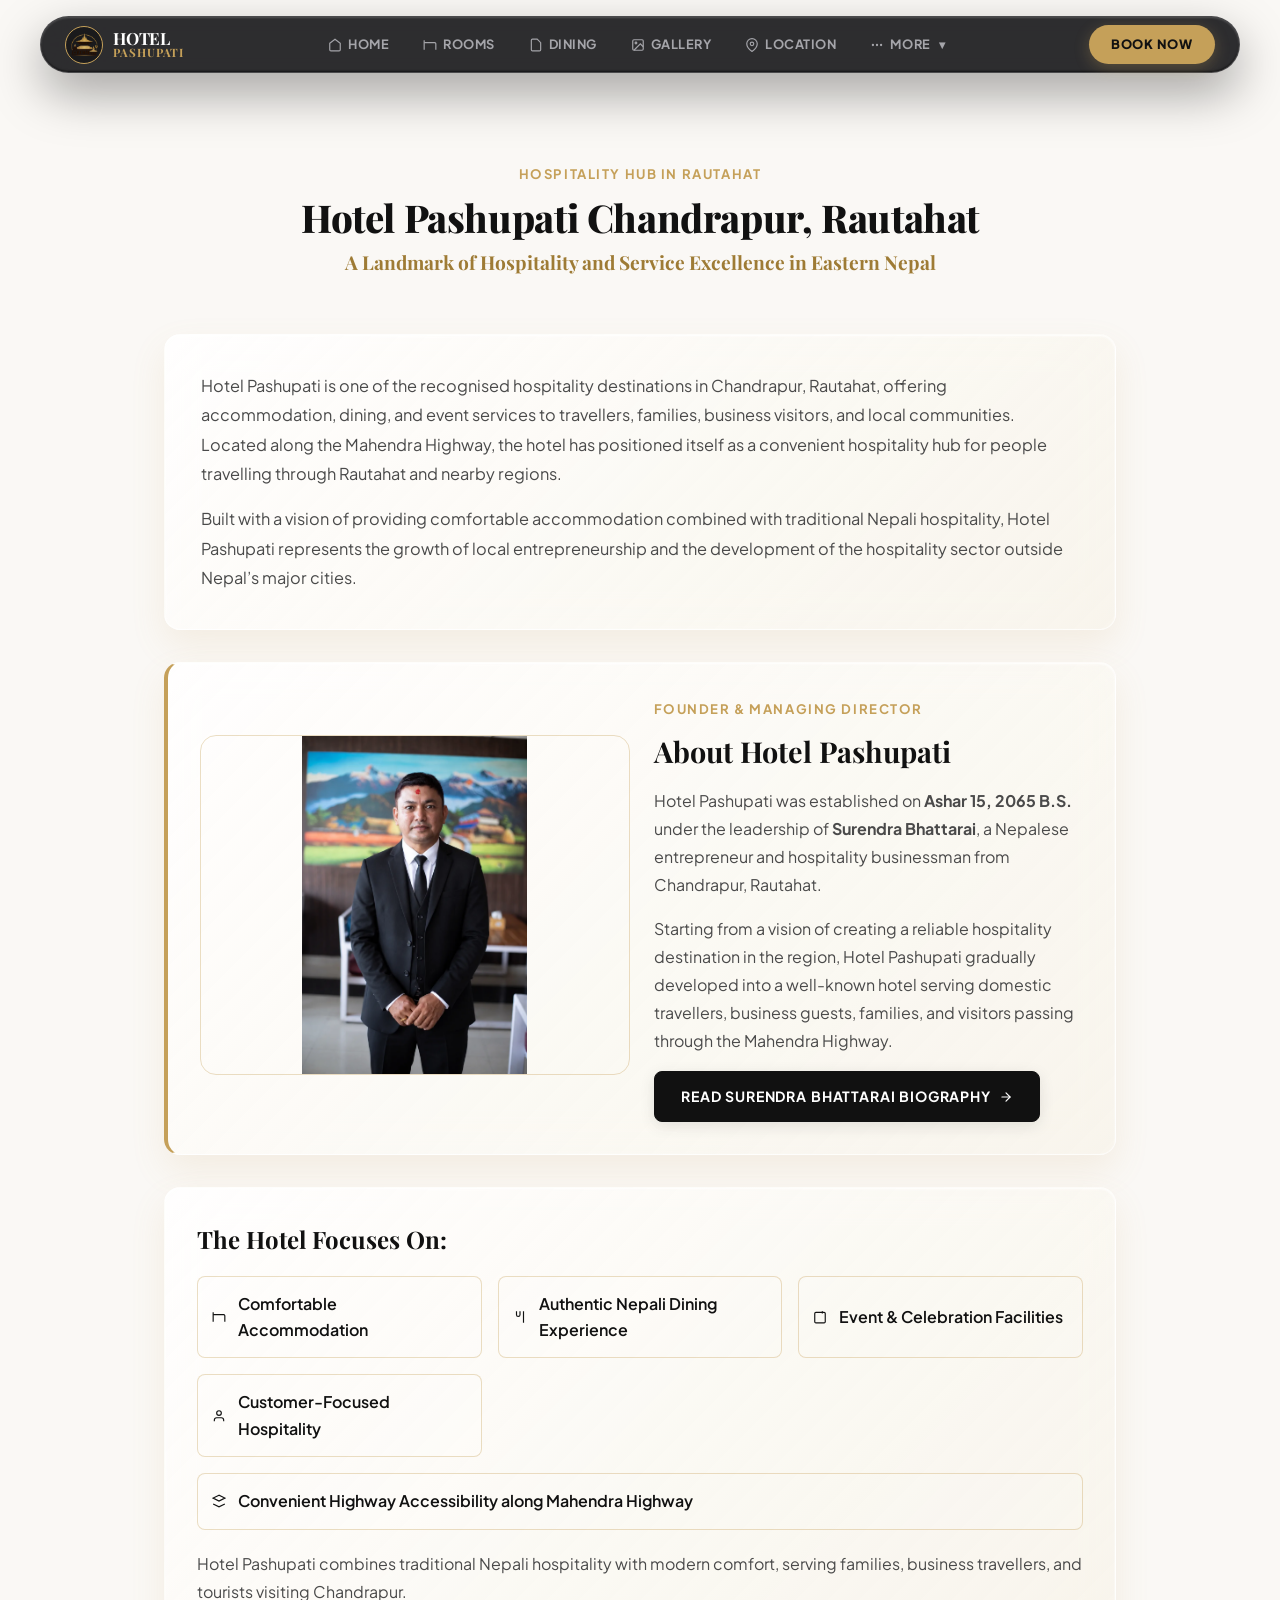
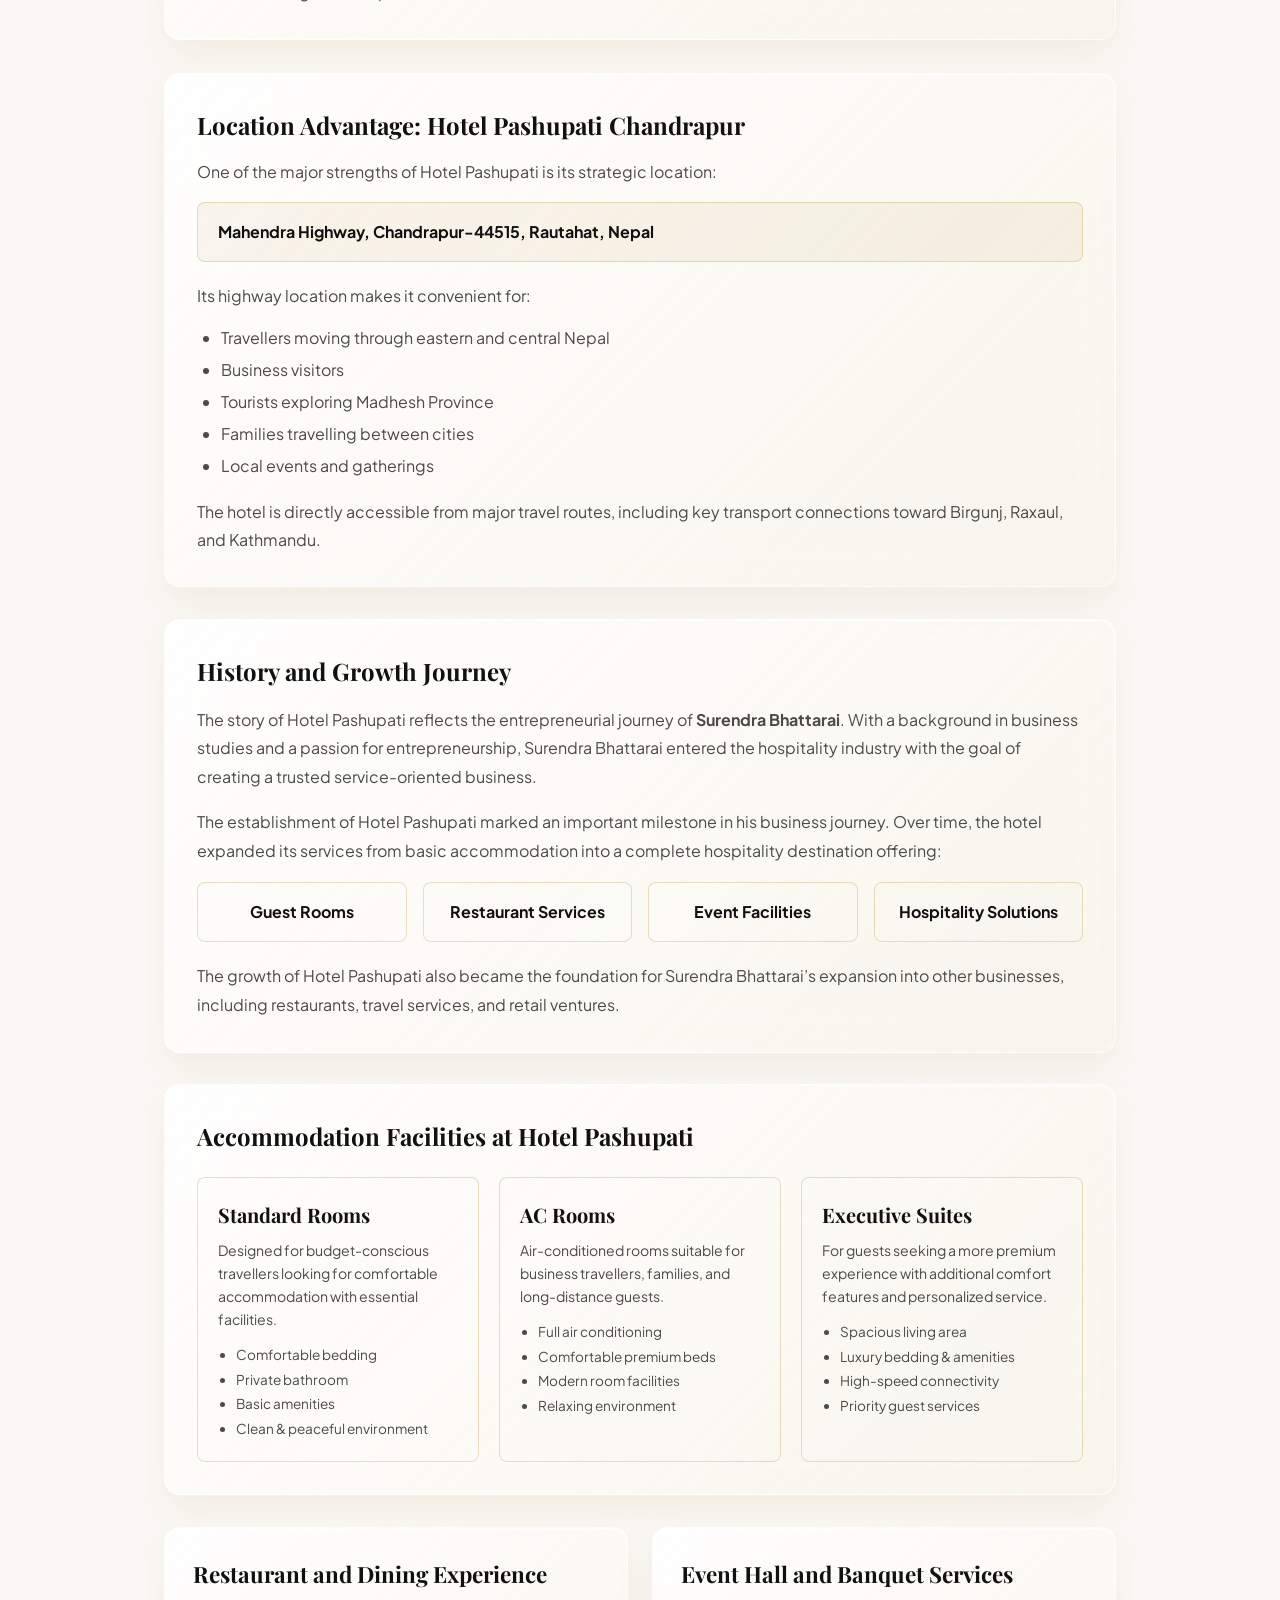
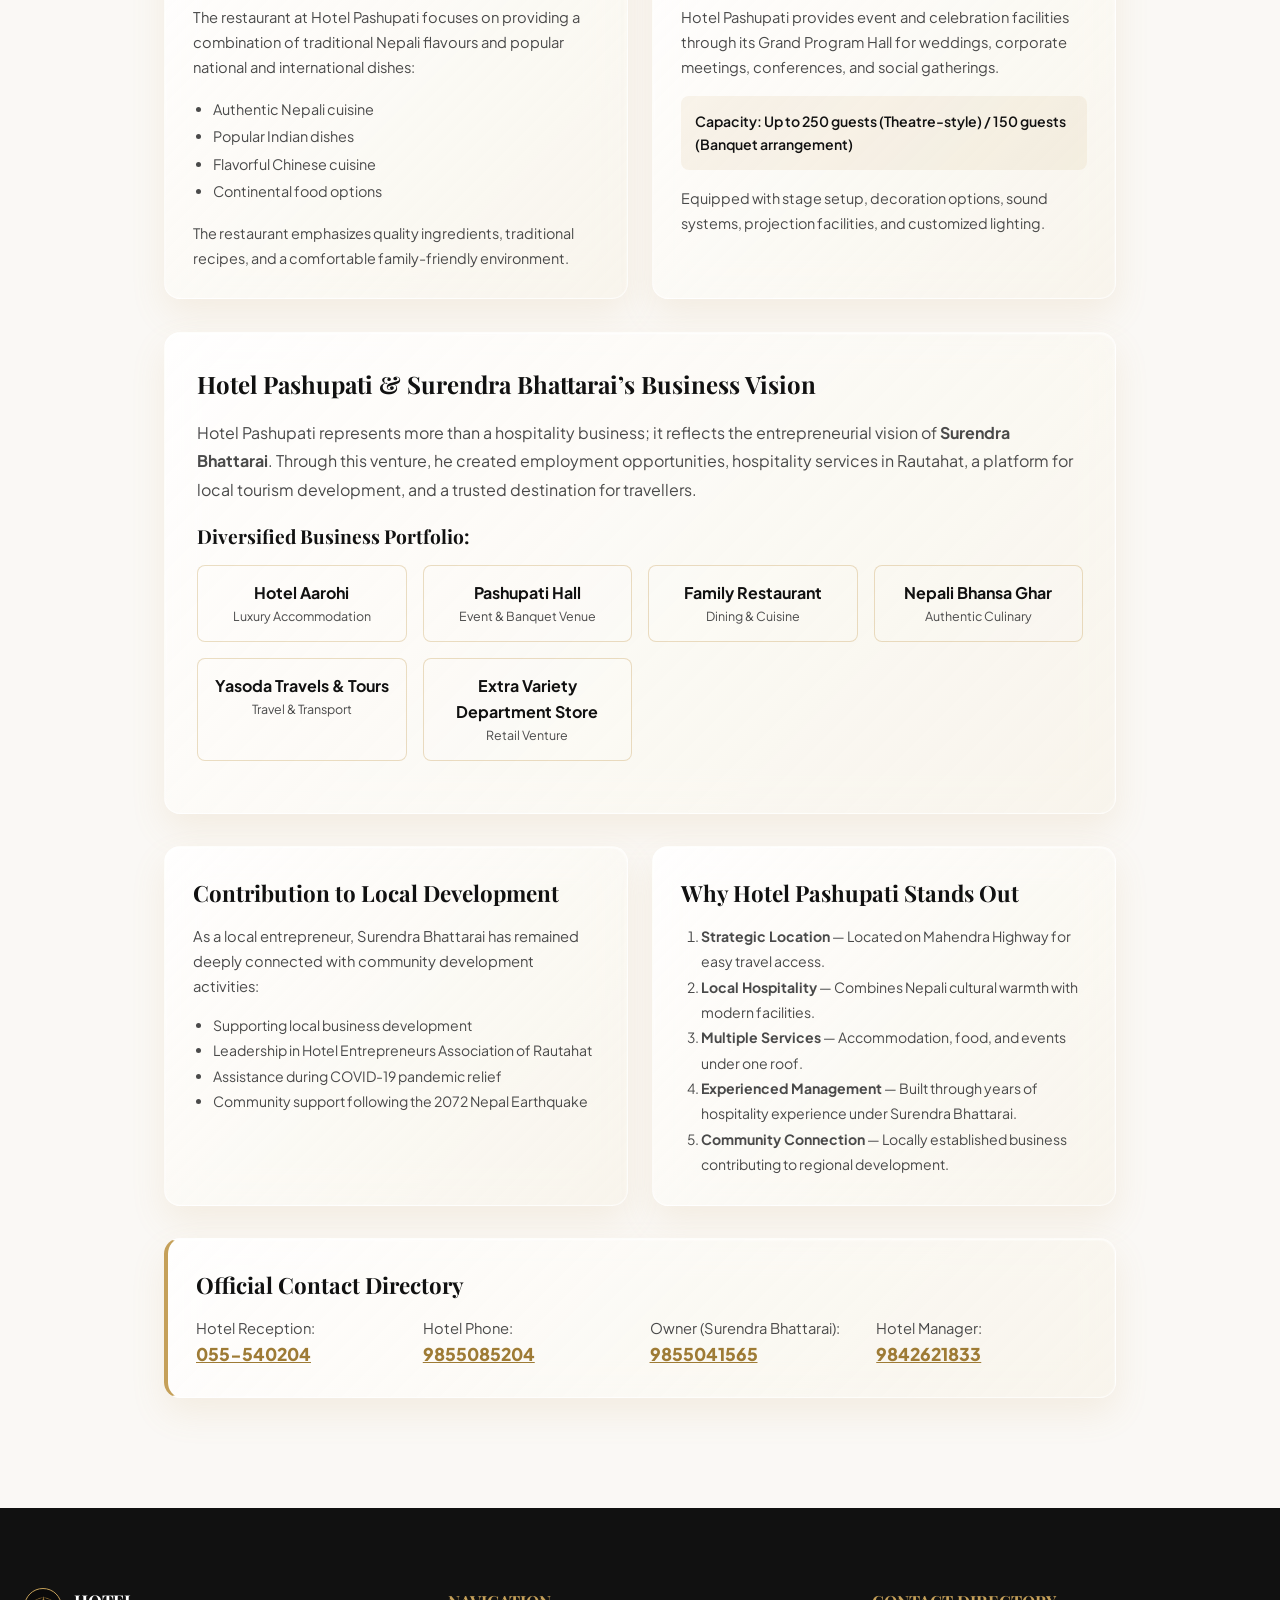
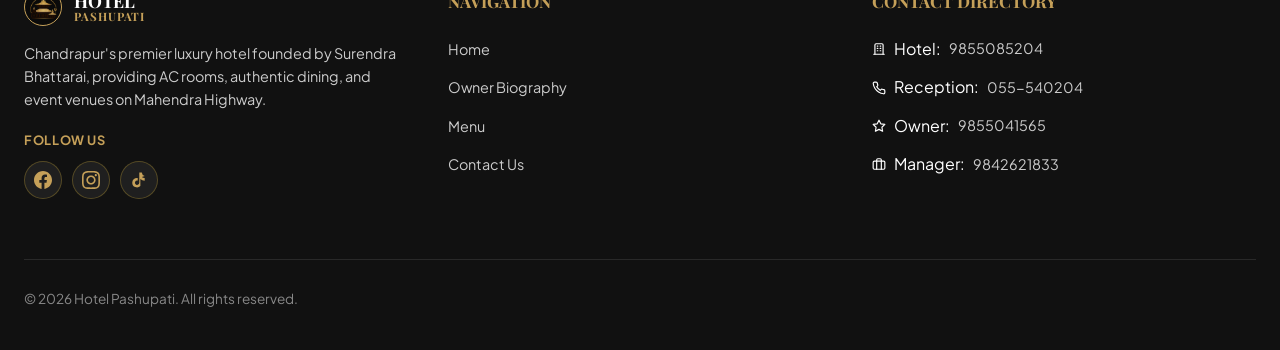
<file: about.html>
<!doctype html>
<html lang="en" prefix="og: http://ogp.me/ns#">
<head>
  <meta charset="utf-8" />
  <meta name="viewport" content="width=device-width, initial-scale=1" />
  
  <title>Hotel Pashupati Chandrapur Rautahat | History, Services & Owner Surendra Bhattarai</title>
  <meta name="description" content="Hotel Pashupati combines luxury, comfort, and traditional Nepali hospitality to create unforgettable experiences for every guest visiting Rautahat." />
  <meta name="keywords" content="Hotel Pashupati Chandrapur, Hotel Pashupati Rautahat, Best hotel in Chandrapur Rautahat, Best Hotel Near Chandrapur Rautahat Nepal, Hotel List Chandrapur Rautahat Nepal, Hotel in Rautahat Nepal, Surendra Bhattarai Hotel Owner, Surendra Bhattarai Businessman Nepal, Hospitality businessman Nepal, Best restaurant in Chandrapur, Event hall in Chandrapur" />
  <meta name="theme-color" content="#FFFFFF" />
  
  <link rel="canonical" href="https://hotelpashupati.com.np/about.html" />

  <!-- Site Favicon & Google Search Results Icon (Placed at TOP of HEAD for Safari & Googlebot) -->
  <link rel="icon" type="image/png" sizes="512x512" href="favicon-512x512.png" />
  <link rel="icon" type="image/png" sizes="192x192" href="favicon-192x192.png" />
  <link rel="icon" type="image/png" sizes="144x144" href="favicon-144x144.png" />
  <link rel="icon" type="image/png" sizes="96x96" href="favicon-96x96.png" />
  <link rel="icon" type="image/png" sizes="48x48" href="favicon-48x48.png" />
  <link rel="icon" type="image/png" sizes="32x32" href="favicon-32x32.png" />
  <link rel="icon" type="image/png" sizes="16x16" href="favicon-16x16.png" />
  <link rel="icon" type="image/png" href="Logo.webp" />
  <link rel="shortcut icon" href="favicon.ico" />
  <link rel="apple-touch-icon" sizes="180x180" href="apple-touch-icon.png" />
  <link rel="manifest" href="site.webmanifest" />

  <meta property="og:title" content="Hotel Pashupati Chandrapur Rautahat | History, Services & Owner Surendra Bhattarai" />
  <meta property="og:description" content="Discover Hotel Pashupati Chandrapur, Rautahat — a leading hospitality destination offering comfortable rooms, restaurant services, and event facilities." />
  <meta property="og:image" content="https://hotelpashupati.com.np/Logo.webp" />
  <meta property="og:url" content="https://hotelpashupati.com.np/about.html" />
  <meta property="og:type" content="website" />
  
  <link rel="dns-prefetch" href="https://fonts.googleapis.com" />
  <link rel="preconnect" href="https://fonts.googleapis.com" />
  <link rel="preconnect" href="https://fonts.gstatic.com" crossorigin />
  <link rel="preload" as="style" href="https://fonts.googleapis.com/css2?family=Cormorant+Garamond:ital,wght@0,400;0,600;0,700;1,400;1,600&family=Outfit:wght@300;400;500;600;700;800&family=Playfair+Display:ital,wght@0,400..900;1,400..900&family=Plus+Jakarta+Sans:wght@300;400;500;600;700;800&display=swap" />
  <link rel="stylesheet" href="https://fonts.googleapis.com/css2?family=Cormorant+Garamond:ital,wght@0,400;0,600;0,700;1,400;1,600&family=Outfit:wght@300;400;500;600;700;800&family=Playfair+Display:ital,wght@0,400..900;1,400..900&family=Plus+Jakarta+Sans:wght@300;400;500;600;700;800&display=swap" media="print" onload="this.media='all'" />
  <noscript><link rel="stylesheet" href="https://fonts.googleapis.com/css2?family=Cormorant+Garamond:ital,wght@0,400;0,600;0,700;1,400;1,600&family=Outfit:wght@300;400;500;600;700;800&family=Playfair+Display:ital,wght@0,400..900;1,400..900&family=Plus+Jakarta+Sans:wght@300;400;500;600;700;800&display=swap" /></noscript>
  <link rel="stylesheet" href="style.css" />
  
  <script src="script.js" defer></script>

  <!-- Open Graph & Social Media Preview Cards (Facebook, Instagram, TikTok, WhatsApp) -->
  <meta property="og:image:type" content="image/png" />
  <meta property="og:image:width" content="1024" />
  <meta property="og:image:height" content="1024" />
  <meta property="og:logo" content="https://hotelpashupati.com.np/Logo.webp" />
  <meta name="twitter:card" content="summary_large_image" />
  <meta name="twitter:image" content="https://hotelpashupati.com.np/Logo.webp" />

</head>
<body>

  <!-- Aesthetic Dark Liquid Glass Capsule Header -->
  <header>
    <div class="container">
      <div class="nav-glass-capsule">
        <nav>
          <a href="index.html" class="brand">
            <img src="Logo.webp?v=3" alt="Hotel Pashupati Logo" class="brand-logo-img" style="width:38px; height:38px; max-width:38px; max-height:38px; object-fit:contain; border-radius:50%; border:1.5px solid #C5A059; background:rgba(0,0,0,0.4); padding:2px; flex-shrink:0;" onerror="this.onerror=null;this.src='logo_web.webp';" />
            <div class="brand-name">Hotel <span>Pashupati</span></div>
          </a>

          <ul class="navlinks" id="primaryNav">
            <li><a href="index.html"><svg class="nav-svg-icon" viewBox="0 0 24 24" fill="none" stroke="currentColor" stroke-width="2"><path d="M3 9l9-7 9 7v11a2 2 0 0 1-2 2H5a2 2 0 0 1-2-2z"></path></svg>Home</a></li>
            <li><a href="rooms.html"><svg class="nav-svg-icon" viewBox="0 0 24 24" fill="none" stroke="currentColor" stroke-width="2"><path d="M2 4v16"></path><path d="M2 8h18a2 2 0 0 1 2 2v10"></path></svg>Rooms</a></li>
            <li><a href="menu.html"><svg class="nav-svg-icon" viewBox="0 0 24 24" fill="none" stroke="currentColor" stroke-width="2"><path d="M14 2H6a2 2 0 0 0-2 2v16a2 2 0 0 0 2 2h12a2 2 0 0 0 2-2V8z"></path></svg>Dining</a></li>
            <li><a href="gallery.html"><svg class="nav-svg-icon" viewBox="0 0 24 24" fill="none" stroke="currentColor" stroke-width="2"><rect x="3" y="3" width="18" height="18" rx="2"/><circle cx="8.5" cy="8.5" r="1.5"/><polyline points="21 15 16 10 5 21"/></svg>Gallery</a></li>
            <li><a href="location.html"><svg class="nav-svg-icon" viewBox="0 0 24 24" fill="none" stroke="currentColor" stroke-width="2"><path d="M21 10c0 7-9 13-9 13s-9-6-9-13a9 9 0 0 1 18 0z"/><circle cx="12" cy="10" r="3"/></svg>Location</a></li>
            <li class="nav-dropdown">
              <a href="#" class="nav-dropdown-trigger" onclick="return false;">
                <svg class="nav-svg-icon" viewBox="0 0 24 24" fill="none" stroke="currentColor" stroke-width="2"><circle cx="12" cy="12" r="1"/><circle cx="19" cy="12" r="1"/><circle cx="5" cy="12" r="1"/></svg>
                More <span class="dropdown-arrow">▾</span>
              </a>
              <div class="nav-dropdown-menu">
                <a href="events.html"><svg class="nav-svg-icon" viewBox="0 0 24 24" fill="none" stroke="currentColor" stroke-width="2"><rect x="3" y="4" width="18" height="18" rx="2"></rect></svg>Events &amp; Halls</a>
                <a href="reviews.html"><svg class="nav-svg-icon" viewBox="0 0 24 24" fill="none" stroke="currentColor" stroke-width="2"><path d="M12 2l3.09 6.26L22 9.27l-5 4.87 1.18 6.88L12 17.77l-6.18 3.25L7 14.14 2 9.27l6.91-1.01L12 2z"/></svg>Guest Reviews</a>
                <a href="blog.html"><svg class="nav-svg-icon" viewBox="0 0 24 24" fill="none" stroke="currentColor" stroke-width="2"><path d="M4 19.5A2.5 2.5 0 0 1 6.5 17H20"/><path d="M6.5 2H20v20H6.5A2.5 2.5 0 0 1 4 19.5v-15A2.5 2.5 0 0 1 6.5 2z"/></svg>Travel Blog</a>
                <a href="owner.html"><svg class="nav-svg-icon" viewBox="0 0 24 24" fill="none" stroke="currentColor" stroke-width="2"><path d="M20 21v-2a4 4 0 0 0-4-4H8a4 4 0 0 0-4 4v2"></path><circle cx="12" cy="7" r="4"></circle></svg>Owner Story</a>
                <a href="about.html" class="active"><svg class="nav-svg-icon" viewBox="0 0 24 24" fill="none" stroke="currentColor" stroke-width="2"><circle cx="12" cy="12" r="10"></circle></svg>About Us</a>
                <a href="contact.html"><svg class="nav-svg-icon" viewBox="0 0 24 24" fill="none" stroke="currentColor" stroke-width="2"><path d="M4 4h16c1.1 0 2 .9 2 2v12c0 1.1-.9 2-2 2H4c-1.1 0-2-.9-2-2V6c0-1.1.9-2 2-2z"></path></svg>Contact Us</a>
              </div>
            </li>
          </ul>

          <div class="header-actions">
            <a href="#booking" onclick="return handleBooking(event)" class="btn-nav-cta">Book Now</a>
            <button class="mobile-nav-toggle" id="menuToggle" aria-label="Toggle Navigation"><svg width="20" height="20" viewBox="0 0 24 24" fill="none" stroke="currentColor" stroke-width="2" stroke-linecap="round" stroke-linejoin="round"><line x1="3" y1="12" x2="21" y2="12"></line><line x1="3" y1="6" x2="21" y2="6"></line><line x1="3" y1="18" x2="21" y2="18"></line></svg></button>
          </div>
        </nav>
      </div>
    </div>
  </header>

  <!-- Hero Header Section -->
  <section class="section" style="padding-top:160px; background:var(--bg-secondary);">
    <div class="container" style="max-width:1000px;">
      <div class="section-header reveal">
        <span class="section-tag">Hospitality Hub in Rautahat</span>
        <h1 class="section-title" style="font-size:2.4rem;">Hotel Pashupati Chandrapur, Rautahat</h1>
        <p style="font-family:var(--font-heading); font-size:1.2rem; color:var(--color-gold-dark); font-weight:700; margin-top:8px;">A Landmark of Hospitality and Service Excellence in Eastern Nepal</p>
      </div>

      <!-- Main Overview Article -->
      <div class="liquid-glass reveal" style="padding:36px; margin-bottom:32px;">
        <p style="color:var(--text-secondary); line-height:1.8; font-size:1.02rem; margin-bottom:16px;">
          Hotel Pashupati is one of the recognised hospitality destinations in Chandrapur, Rautahat, offering accommodation, dining, and event services to travellers, families, business visitors, and local communities. Located along the Mahendra Highway, the hotel has positioned itself as a convenient hospitality hub for people travelling through Rautahat and nearby regions.
        </p>
        <p style="color:var(--text-secondary); line-height:1.8; font-size:1.02rem;">
          Built with a vision of providing comfortable accommodation combined with traditional Nepali hospitality, Hotel Pashupati represents the growth of local entrepreneurship and the development of the hospitality sector outside Nepal’s major cities.
        </p>
      </div>

      <!-- Founder Showcase Card -->
      <div class="liquid-glass reveal" style="padding:32px; margin-bottom:32px; border-left:4px solid var(--color-gold);">
        <div style="display:grid; grid-template-columns:repeat(auto-fit, minmax(260px, 1fr)); gap:24px; align-items:center;">
          <div style="text-align:center;">
            <img src="Surendra Bhattarai.webp" alt="Surendra Bhattarai - Founder & Managing Director" style="width:100%; max-height:340px; object-fit:contain; border-radius:var(--radius-md); border:1px solid var(--border-gold);">
          </div>
          <div>
            <span class="section-tag" style="margin-bottom:8px; display:inline-block;">Founder & Managing Director</span>
            <h2 style="font-family:var(--font-heading); font-size:1.8rem; color:var(--color-black); margin-bottom:12px;">About Hotel Pashupati</h2>
            <p style="color:var(--text-secondary); line-height:1.75; margin-bottom:16px;">
              Hotel Pashupati was established on <strong>Ashar 15, 2065 B.S.</strong> under the leadership of <strong>Surendra Bhattarai</strong>, a Nepalese entrepreneur and hospitality businessman from Chandrapur, Rautahat.
            </p>
            <p style="color:var(--text-secondary); line-height:1.75; margin-bottom:16px;">
              Starting from a vision of creating a reliable hospitality destination in the region, Hotel Pashupati gradually developed into a well-known hotel serving domestic travellers, business guests, families, and visitors passing through the Mahendra Highway.
            </p>
            <a href="owner.html" class="btn btn-primary" style="display:inline-flex; align-items:center; gap:8px;">
              Read Surendra Bhattarai Biography
              <svg class="nav-svg-icon" viewBox="0 0 24 24" fill="none" stroke="currentColor" stroke-width="2" stroke-linecap="round" stroke-linejoin="round"><line x1="5" y1="12" x2="19" y2="12"></line><polyline points="12 5 19 12 12 19"></polyline></svg>
            </a>
          </div>
        </div>
      </div>

      <!-- Core Focus Points -->
      <div class="liquid-glass reveal" style="padding:32px; margin-bottom:32px;">
        <h3 style="font-family:var(--font-heading); font-size:1.5rem; color:var(--color-black); margin-bottom:16px;">The Hotel Focuses On:</h3>
        <ul style="list-style:none; padding:0; display:grid; grid-template-columns:repeat(auto-fit, minmax(240px, 1fr)); gap:16px;">
          <li style="display:flex; align-items:center; gap:12px; background:rgba(255,255,255,0.04); padding:14px; border-radius:8px; border:1px solid var(--border-gold);">
            <svg class="nav-svg-icon" viewBox="0 0 24 24" fill="none" stroke="currentColor" stroke-width="2"><path d="M2 4v16"></path><path d="M2 8h18a2 2 0 0 1 2 2v10"></path></svg>
            <span style="font-weight:600; color:var(--color-black);">Comfortable Accommodation</span>
          </li>
          <li style="display:flex; align-items:center; gap:12px; background:rgba(255,255,255,0.04); padding:14px; border-radius:8px; border:1px solid var(--border-gold);">
            <svg class="nav-svg-icon" viewBox="0 0 24 24" fill="none" stroke="currentColor" stroke-width="2"><path d="M18 2v20"></path><path d="M6 2v6a3 3 0 0 0 6 0V2"></path></svg>
            <span style="font-weight:600; color:var(--color-black);">Authentic Nepali Dining Experience</span>
          </li>
          <li style="display:flex; align-items:center; gap:12px; background:rgba(255,255,255,0.04); padding:14px; border-radius:8px; border:1px solid var(--border-gold);">
            <svg class="nav-svg-icon" viewBox="0 0 24 24" fill="none" stroke="currentColor" stroke-width="2"><rect x="3" y="4" width="18" height="18" rx="2"></rect><line x1="16" y1="2" x2="16" y2="6"></line></svg>
            <span style="font-weight:600; color:var(--color-black);">Event & Celebration Facilities</span>
          </li>
          <li style="display:flex; align-items:center; gap:12px; background:rgba(255,255,255,0.04); padding:14px; border-radius:8px; border:1px solid var(--border-gold);">
            <svg class="nav-svg-icon" viewBox="0 0 24 24" fill="none" stroke="currentColor" stroke-width="2"><path d="M20 21v-2a4 4 0 0 0-4-4H8a4 4 0 0 0-4 4v2"></path><circle cx="12" cy="7" r="4"></circle></svg>
            <span style="font-weight:600; color:var(--color-black);">Customer-Focused Hospitality</span>
          </li>
          <li style="display:flex; align-items:center; gap:12px; background:rgba(255,255,255,0.04); padding:14px; border-radius:8px; border:1px solid var(--border-gold); grid-column:1/-1;">
            <svg class="nav-svg-icon" viewBox="0 0 24 24" fill="none" stroke="currentColor" stroke-width="2"><path d="M12 2L2 7l10 5 10-5-10-5z"></path><path d="M2 17l10 5 10-5"></path></svg>
            <span style="font-weight:600; color:var(--color-black);">Convenient Highway Accessibility along Mahendra Highway</span>
          </li>
        </ul>
        <p style="color:var(--text-secondary); line-height:1.8; margin-top:20px;">
          Hotel Pashupati combines traditional Nepali hospitality with modern comfort, serving families, business travellers, and tourists visiting Chandrapur.
        </p>
      </div>

      <!-- Location Advantage -->
      <div class="liquid-glass reveal" style="padding:32px; margin-bottom:32px;">
        <h3 style="font-family:var(--font-heading); font-size:1.5rem; color:var(--color-black); margin-bottom:12px;">Location Advantage: Hotel Pashupati Chandrapur</h3>
        <p style="color:var(--text-secondary); line-height:1.75; margin-bottom:16px;">
          One of the major strengths of Hotel Pashupati is its strategic location:
        </p>
        <div style="background:rgba(197,160,89,0.1); border:1px solid var(--border-gold); padding:16px 20px; border-radius:8px; margin-bottom:20px; font-weight:700; color:var(--color-black);">
          Mahendra Highway, Chandrapur-44515, Rautahat, Nepal
        </div>
        <p style="color:var(--text-secondary); line-height:1.75; margin-bottom:12px;">Its highway location makes it convenient for:</p>
        <ul style="color:var(--text-secondary); line-height:2; padding-left:24px; margin-bottom:16px;">
          <li>Travellers moving through eastern and central Nepal</li>
          <li>Business visitors</li>
          <li>Tourists exploring Madhesh Province</li>
          <li>Families travelling between cities</li>
          <li>Local events and gatherings</li>
        </ul>
        <p style="color:var(--text-secondary); line-height:1.75;">
          The hotel is directly accessible from major travel routes, including key transport connections toward Birgunj, Raxaul, and Kathmandu.
        </p>
      </div>

      <!-- History and Growth Journey -->
      <div class="liquid-glass reveal" style="padding:32px; margin-bottom:32px;">
        <h3 style="font-family:var(--font-heading); font-size:1.5rem; color:var(--color-black); margin-bottom:14px;">History and Growth Journey</h3>
        <p style="color:var(--text-secondary); line-height:1.8; margin-bottom:16px;">
          The story of Hotel Pashupati reflects the entrepreneurial journey of <strong>Surendra Bhattarai</strong>. With a background in business studies and a passion for entrepreneurship, Surendra Bhattarai entered the hospitality industry with the goal of creating a trusted service-oriented business.
        </p>
        <p style="color:var(--text-secondary); line-height:1.8; margin-bottom:16px;">
          The establishment of Hotel Pashupati marked an important milestone in his business journey. Over time, the hotel expanded its services from basic accommodation into a complete hospitality destination offering:
        </p>
        <div style="display:grid; grid-template-columns:repeat(auto-fit, minmax(180px, 1fr)); gap:16px; margin-bottom:20px;">
          <div style="background:rgba(255,255,255,0.05); padding:16px; border-radius:8px; border:1px solid var(--border-gold); font-weight:700; text-align:center; color:var(--color-black);">Guest Rooms</div>
          <div style="background:rgba(255,255,255,0.05); padding:16px; border-radius:8px; border:1px solid var(--border-gold); font-weight:700; text-align:center; color:var(--color-black);">Restaurant Services</div>
          <div style="background:rgba(255,255,255,0.05); padding:16px; border-radius:8px; border:1px solid var(--border-gold); font-weight:700; text-align:center; color:var(--color-black);">Event Facilities</div>
          <div style="background:rgba(255,255,255,0.05); padding:16px; border-radius:8px; border:1px solid var(--border-gold); font-weight:700; text-align:center; color:var(--color-black);">Hospitality Solutions</div>
        </div>
        <p style="color:var(--text-secondary); line-height:1.8;">
          The growth of Hotel Pashupati also became the foundation for Surendra Bhattarai’s expansion into other businesses, including restaurants, travel services, and retail ventures.
        </p>
      </div>

      <!-- Accommodation Facilities -->
      <div class="liquid-glass reveal" style="padding:32px; margin-bottom:32px;">
        <h3 style="font-family:var(--font-heading); font-size:1.5rem; color:var(--color-black); margin-bottom:20px;">Accommodation Facilities at Hotel Pashupati</h3>
        
        <div style="display:grid; grid-template-columns:repeat(auto-fit, minmax(260px, 1fr)); gap:20px;">
          <div style="background:rgba(255,255,255,0.04); padding:20px; border-radius:8px; border:1px solid var(--border-gold);">
            <h4 style="font-family:var(--font-heading); font-size:1.25rem; color:var(--color-black); margin-bottom:8px;">Standard Rooms</h4>
            <p style="font-size:0.88rem; color:var(--text-secondary); margin-bottom:12px;">Designed for budget-conscious travellers looking for comfortable accommodation with essential facilities.</p>
            <ul style="font-size:0.85rem; color:var(--text-secondary); line-height:1.8; padding-left:18px;">
              <li>Comfortable bedding</li>
              <li>Private bathroom</li>
              <li>Basic amenities</li>
              <li>Clean & peaceful environment</li>
            </ul>
          </div>

          <div style="background:rgba(255,255,255,0.04); padding:20px; border-radius:8px; border:1px solid var(--border-gold);">
            <h4 style="font-family:var(--font-heading); font-size:1.25rem; color:var(--color-black); margin-bottom:8px;">AC Rooms</h4>
            <p style="font-size:0.88rem; color:var(--text-secondary); margin-bottom:12px;">Air-conditioned rooms suitable for business travellers, families, and long-distance guests.</p>
            <ul style="font-size:0.85rem; color:var(--text-secondary); line-height:1.8; padding-left:18px;">
              <li>Full air conditioning</li>
              <li>Comfortable premium beds</li>
              <li>Modern room facilities</li>
              <li>Relaxing environment</li>
            </ul>
          </div>

          <div style="background:rgba(255,255,255,0.04); padding:20px; border-radius:8px; border:1px solid var(--border-gold);">
            <h4 style="font-family:var(--font-heading); font-size:1.25rem; color:var(--color-black); margin-bottom:8px;">Executive Suites</h4>
            <p style="font-size:0.88rem; color:var(--text-secondary); margin-bottom:12px;">For guests seeking a more premium experience with additional comfort features and personalized service.</p>
            <ul style="font-size:0.85rem; color:var(--text-secondary); line-height:1.8; padding-left:18px;">
              <li>Spacious living area</li>
              <li>Luxury bedding & amenities</li>
              <li>High-speed connectivity</li>
              <li>Priority guest services</li>
            </ul>
          </div>
        </div>
      </div>

      <!-- Restaurant & Dining + Events -->
      <div style="display:grid; grid-template-columns:repeat(auto-fit, minmax(300px, 1fr)); gap:24px; margin-bottom:32px;">
        <div class="liquid-glass reveal" style="padding:28px;">
          <h3 style="font-family:var(--font-heading); font-size:1.4rem; color:var(--color-black); margin-bottom:12px;">Restaurant and Dining Experience</h3>
          <p style="color:var(--text-secondary); line-height:1.7; font-size:0.92rem; margin-bottom:16px;">
            The restaurant at Hotel Pashupati focuses on providing a combination of traditional Nepali flavours and popular national and international dishes:
          </p>
          <ul style="color:var(--text-secondary); font-size:0.9rem; line-height:1.9; padding-left:20px; margin-bottom:16px;">
            <li>Authentic Nepali cuisine</li>
            <li>Popular Indian dishes</li>
            <li>Flavorful Chinese cuisine</li>
            <li>Continental food options</li>
          </ul>
          <p style="color:var(--text-secondary); font-size:0.9rem; line-height:1.7;">
            The restaurant emphasizes quality ingredients, traditional recipes, and a comfortable family-friendly environment.
          </p>
        </div>

        <div class="liquid-glass reveal" style="padding:28px;">
          <h3 style="font-family:var(--font-heading); font-size:1.4rem; color:var(--color-black); margin-bottom:12px;">Event Hall and Banquet Services</h3>
          <p style="color:var(--text-secondary); line-height:1.7; font-size:0.92rem; margin-bottom:16px;">
            Hotel Pashupati provides event and celebration facilities through its Grand Program Hall for weddings, corporate meetings, conferences, and social gatherings.
          </p>
          <div style="background:rgba(197,160,89,0.1); padding:14px; border-radius:8px; font-size:0.88rem; color:var(--color-black); font-weight:600; margin-bottom:16px;">
            Capacity: Up to 250 guests (Theatre-style) / 150 guests (Banquet arrangement)
          </div>
          <p style="color:var(--text-secondary); font-size:0.9rem; line-height:1.7;">
            Equipped with stage setup, decoration options, sound systems, projection facilities, and customized lighting.
          </p>
        </div>
      </div>

      <!-- Business Vision & Enterprise Portfolio -->
      <div class="liquid-glass reveal" style="padding:32px; margin-bottom:32px;">
        <h3 style="font-family:var(--font-heading); font-size:1.5rem; color:var(--color-black); margin-bottom:14px;">Hotel Pashupati & Surendra Bhattarai’s Business Vision</h3>
        <p style="color:var(--text-secondary); line-height:1.8; margin-bottom:16px;">
          Hotel Pashupati represents more than a hospitality business; it reflects the entrepreneurial vision of <strong>Surendra Bhattarai</strong>. Through this venture, he created employment opportunities, hospitality services in Rautahat, a platform for local tourism development, and a trusted destination for travellers.
        </p>
        <h4 style="font-family:var(--font-heading); font-size:1.2rem; color:var(--color-black); margin-bottom:12px;">Diversified Business Portfolio:</h4>
        <div style="display:grid; grid-template-columns:repeat(auto-fit, minmax(200px, 1fr)); gap:16px; margin-bottom:20px;">
          <div style="background:rgba(255,255,255,0.05); border:1px solid var(--border-gold); padding:14px; border-radius:8px; text-align:center;">
            <div style="font-weight:700; color:var(--color-black);">Hotel Aarohi</div>
            <div style="font-size:0.78rem; color:var(--text-secondary);">Luxury Accommodation</div>
          </div>
          <div style="background:rgba(255,255,255,0.05); border:1px solid var(--border-gold); padding:14px; border-radius:8px; text-align:center;">
            <div style="font-weight:700; color:var(--color-black);">Pashupati Hall</div>
            <div style="font-size:0.78rem; color:var(--text-secondary);">Event & Banquet Venue</div>
          </div>
          <div style="background:rgba(255,255,255,0.05); border:1px solid var(--border-gold); padding:14px; border-radius:8px; text-align:center;">
            <div style="font-weight:700; color:var(--color-black);">Family Restaurant</div>
            <div style="font-size:0.78rem; color:var(--text-secondary);">Dining & Cuisine</div>
          </div>
          <div style="background:rgba(255,255,255,0.05); border:1px solid var(--border-gold); padding:14px; border-radius:8px; text-align:center;">
            <div style="font-weight:700; color:var(--color-black);">Nepali Bhansa Ghar</div>
            <div style="font-size:0.78rem; color:var(--text-secondary);">Authentic Culinary</div>
          </div>
          <div style="background:rgba(255,255,255,0.05); border:1px solid var(--border-gold); padding:14px; border-radius:8px; text-align:center;">
            <div style="font-weight:700; color:var(--color-black);">Yasoda Travels & Tours</div>
            <div style="font-size:0.78rem; color:var(--text-secondary);">Travel & Transport</div>
          </div>
          <div style="background:rgba(255,255,255,0.05); border:1px solid var(--border-gold); padding:14px; border-radius:8px; text-align:center;">
            <div style="font-weight:700; color:var(--color-black);">Extra Variety Department Store</div>
            <div style="font-size:0.78rem; color:var(--text-secondary);">Retail Venture</div>
          </div>
        </div>
      </div>

      <!-- Contribution to Local Development & 5 Reasons Why We Stand Out -->
      <div style="display:grid; grid-template-columns:repeat(auto-fit, minmax(300px, 1fr)); gap:24px; margin-bottom:32px;">
        <div class="liquid-glass reveal" style="padding:28px;">
          <h3 style="font-family:var(--font-heading); font-size:1.4rem; color:var(--color-black); margin-bottom:12px;">Contribution to Local Development</h3>
          <p style="color:var(--text-secondary); line-height:1.7; font-size:0.92rem; margin-bottom:14px;">
            As a local entrepreneur, Surendra Bhattarai has remained deeply connected with community development activities:
          </p>
          <ul style="color:var(--text-secondary); font-size:0.88rem; line-height:1.8; padding-left:20px;">
            <li>Supporting local business development</li>
            <li>Leadership in Hotel Entrepreneurs Association of Rautahat</li>
            <li>Assistance during COVID-19 pandemic relief</li>
            <li>Community support following the 2072 Nepal Earthquake</li>
          </ul>
        </div>

        <div class="liquid-glass reveal" style="padding:28px;">
          <h3 style="font-family:var(--font-heading); font-size:1.4rem; color:var(--color-black); margin-bottom:12px;">Why Hotel Pashupati Stands Out</h3>
          <ol style="color:var(--text-secondary); font-size:0.88rem; line-height:1.8; padding-left:20px;">
            <li><strong>Strategic Location</strong> — Located on Mahendra Highway for easy travel access.</li>
            <li><strong>Local Hospitality</strong> — Combines Nepali cultural warmth with modern facilities.</li>
            <li><strong>Multiple Services</strong> — Accommodation, food, and events under one roof.</li>
            <li><strong>Experienced Management</strong> — Built through years of hospitality experience under Surendra Bhattarai.</li>
            <li><strong>Community Connection</strong> — Locally established business contributing to regional development.</li>
          </ol>
        </div>
      </div>

      <!-- Direct Contact Directory Card -->
      <div class="liquid-glass reveal" style="padding:28px; border-left:4px solid var(--color-gold);">
        <h3 style="font-family:var(--font-heading); font-size:1.4rem; color:var(--color-black); margin-bottom:12px;">Official Contact Directory</h3>
        <div style="display:grid; grid-template-columns:repeat(auto-fit, minmax(200px, 1fr)); gap:16px; font-size:0.92rem;">
          <div>
            <span style="color:var(--text-secondary);">Hotel Reception:</span><br>
            <a href="tel:055540204" style="color:var(--color-gold-dark); font-weight:800; font-size:1.1rem;">055-540204</a>
          </div>
          <div>
            <span style="color:var(--text-secondary);">Hotel Phone:</span><br>
            <a href="tel:+9779855085204" style="color:var(--color-gold-dark); font-weight:800; font-size:1.1rem;">9855085204</a>
          </div>
          <div>
            <span style="color:var(--text-secondary);">Owner (Surendra Bhattarai):</span><br>
            <a href="tel:+9779855041565" style="color:var(--color-gold-dark); font-weight:800; font-size:1.1rem;">9855041565</a>
          </div>
          <div>
            <span style="color:var(--text-secondary);">Hotel Manager:</span><br>
            <a href="tel:+9779842621833" style="color:var(--color-gold-dark); font-weight:800; font-size:1.1rem;">9842621833</a>
          </div>
        </div>
      </div>

    </div>
  </section>

  <!-- Footer -->
  <footer>
    <div class="container">
      <div class="footer-grid">
        <div class="footer-col">
          <div style="display:flex; align-items:center; gap:12px; margin-bottom:16px;">
            <img src="Logo.webp?v=3" alt="Hotel Pashupati Logo" class="brand-logo-img" style="width:38px; height:38px; max-width:38px; max-height:38px; object-fit:contain; border-radius:50%; border:1.5px solid #C5A059; background:rgba(0,0,0,0.4); padding:2px; flex-shrink:0;" onerror="this.onerror=null;this.src='logo_web.webp';" />
            <div class="brand-name" style="color:#fff; font-size:1.1rem;">Hotel <span style="color:var(--color-gold);">Pashupati</span></div>
          </div>
          <p style="color:#CCCCCC; font-size:0.9rem; line-height:1.6;">
            Chandrapur's premier luxury hotel founded by Surendra Bhattarai, providing AC rooms, authentic dining, and event venues on Mahendra Highway.
          </p>
          <div style="margin-top:18px;">
            <div style="font-size:0.8rem; font-weight:700; text-transform:uppercase; letter-spacing:0.05em; color:var(--color-gold); margin-bottom:10px;">Follow Us</div>
            <div class="footer-social-links" style="display:flex; gap:10px;">
              <a href="https://facebook.com" target="_blank" rel="noopener noreferrer" class="social-icon-btn" aria-label="Facebook">
                <svg viewBox="0 0 24 24" fill="currentColor"><path d="M24 12.073c0-6.627-5.373-12-12-12s-12 5.373-12 12c0 5.99 4.388 10.954 10.125 11.854v-8.385H7.078v-3.47h3.047V9.43c0-3.007 1.792-4.669 4.533-4.669 1.312 0 2.686.235 2.686.235v2.953H15.83c-1.491 0-1.956.925-1.956 1.874v2.25h3.328l-.532 3.47h-2.796v8.385C19.612 23.027 24 18.062 24 12.073z"/></svg>
              </a>
              <a href="https://instagram.com" target="_blank" rel="noopener noreferrer" class="social-icon-btn" aria-label="Instagram">
                <svg viewBox="0 0 24 24" fill="currentColor"><path d="M12 2.163c3.204 0 3.584.012 4.85.07 3.252.148 4.771 1.691 4.919 4.919.058 1.265.069 1.645.069 4.849 0 3.205-.012 3.584-.069 4.849-.149 3.225-1.664 4.771-4.919 4.919-1.266.058-1.644.07-4.85.07-3.204 0-3.584-.012-4.849-.07-3.26-.149-4.771-1.699-4.919-4.92-.058-1.265-.07-1.644-.07-4.849 0-3.204.013-3.583.07-4.849.149-3.227 1.664-4.771 4.919-4.919 1.266-.057 1.645-.069 4.849-.069zm0-2.163c-3.259 0-3.667.014-4.947.072-4.358.2-6.78 2.618-6.98 6.98-.059 1.281-.073 1.689-.073 4.948 0 3.259.014 3.668.072 4.948.2 4.358 2.618 6.78 6.98 6.98 1.281.058 1.689.072 4.948.072 3.259 0 3.668-.014 4.948-.072 4.354-.2 6.782-2.618 6.979-6.98.059-1.28.073-1.689.073-4.948 0-3.259-.014-3.667-.072-4.947-.196-4.354-2.617-6.78-6.979-6.98-1.281-.059-1.69-.073-4.949-.073zm0 5.838c-3.403 0-6.162 2.759-6.162 6.162s2.759 6.163 6.162 6.163 6.162-2.759 6.162-6.163c0-3.403-2.759-6.162-6.162-6.162zm0 10.162c-2.209 0-4-1.79-4-4 0-2.209 1.791-4 4-4s4 1.791 4 4c0 2.21-1.791 4-4 4zm6.406-11.845c-.796 0-1.441.645-1.441 1.44s.645 1.44 1.441 1.44c.795 0 1.439-.645 1.439-1.44s-.644-1.44-1.439-1.44z"/></svg>
              </a>
              <a href="https://tiktok.com" target="_blank" rel="noopener noreferrer" class="social-icon-btn" aria-label="TikTok">
                <svg viewBox="0 0 24 24" fill="currentColor"><path d="M19.59 6.69a4.83 4.83 0 0 1-3.77-4.25V2h-3.45v13.67a2.89 2.89 0 0 1-5.2 1.74 2.89 2.89 0 0 1 2.31-4.64c.29 0 .56.04.82.1v-3.5a6.34 6.34 0 0 0-1-.08A6.34 6.34 0 0 0 3 15.58a6.34 6.34 0 0 0 10.82 4.46V10.7a8.27 8.27 0 0 0 5.77 2.26v-3.55a4.84 4.84 0 0 1-3.77-1.42z"/></svg>
              </a>
            </div>
          </div>
        </div>
        <div class="footer-col">
          <h4>Navigation</h4>
          <ul class="footer-links">
            <li><a href="index.html">Home</a></li>
            <li><a href="owner.html">Owner Biography</a></li>
            <li><a href="menu.html">Menu</a></li>
            <li><a href="contact.html">Contact Us</a></li>
          </ul>
        </div>
        <div class="footer-col">
          <h4>Contact Directory</h4>
          <ul class="footer-links">
            <li style="display:flex; align-items:center; gap:8px;">
              <svg class="nav-svg-icon" viewBox="0 0 24 24" fill="none" stroke="currentColor" stroke-width="2" stroke-linecap="round" stroke-linejoin="round"><path d="M3 21h18"></path><path d="M5 21V5a2 2 0 0 1 2-2h10a2 2 0 0 1 2 2v16"></path><path d="M9 7h1"></path><path d="M9 11h1"></path><path d="M9 15h1"></path><path d="M14 7h1"></path><path d="M14 11h1"></path><path d="M14 15h1"></path></svg>
              Hotel: <a href="tel:+9779855085204">9855085204</a>
            </li>
            <li style="display:flex; align-items:center; gap:8px;">
              <svg class="nav-svg-icon" viewBox="0 0 24 24" fill="none" stroke="currentColor" stroke-width="2" stroke-linecap="round" stroke-linejoin="round"><path d="M22 16.92v3a2 2 0 0 1-2.18 2 19.79 19.79 0 0 1-8.63-3.07 19.5 19.5 0 0 1-6-6 19.79 19.79 0 0 1-3.07-8.67A2 2 0 0 1 4.11 2h3a2 2 0 0 1 2 1.72 12.84 12.84 0 0 0 .7 2.81 2 2 0 0 1-.45 2.11L8.09 9.91a16 16 0 0 0 6 6l1.27-1.27a2 2 0 0 1 2.11-.45 12.84 12.84 0 0 0 2.81.7A2 2 0 0 1 22 16.92z"></path></svg>
              Reception: <a href="tel:055540204">055-540204</a>
            </li>
            <li style="display:flex; align-items:center; gap:8px;">
              <svg class="nav-svg-icon" viewBox="0 0 24 24" fill="none" stroke="currentColor" stroke-width="2" stroke-linecap="round" stroke-linejoin="round"><path d="M12 2l3.09 6.26L22 9.27l-5 4.87 1.18 6.88L12 17.77l-6.18 3.25L7 14.14 2 9.27l6.91-1.01L12 2z"></path></svg>
              Owner: <a href="tel:+9779855041565">9855041565</a>
            </li>
            <li style="display:flex; align-items:center; gap:8px;">
              <svg class="nav-svg-icon" viewBox="0 0 24 24" fill="none" stroke="currentColor" stroke-width="2" stroke-linecap="round" stroke-linejoin="round"><rect x="2" y="7" width="20" height="14" rx="2" ry="2"></rect><path d="M16 21V5a2 2 0 0 0-2-2h-4a2 2 0 0 0-2 2v16"></path></svg>
              Manager: <a href="tel:+9779842621833">9842621833</a>
            </li>
          </ul>
        </div>
      </div>
      <div class="footer-bottom">
        <div>&copy; <span id="year"></span> Hotel Pashupati. All rights reserved.</div>
      </div>
    </div>
  </footer>

  <!-- Dedicated Mobile 5-Tab Bottom App Dock (<768px) -->
  <nav class="mobile-app-dock" aria-label="Mobile Navigation Dock">
    <a href="index.html" class="mobile-dock-tab" data-page="index">
      <svg width="20" height="20" viewBox="0 0 24 24" fill="none" stroke="currentColor" stroke-width="2" stroke-linecap="round" stroke-linejoin="round"><path d="M3 9l9-7 9 7v11a2 2 0 0 1-2 2H5a2 2 0 0 1-2-2z"></path><polyline points="9 22 9 12 15 12 15 22"></polyline></svg>
      <span>Home</span>
    </a>
    <a href="rooms.html" class="mobile-dock-tab" data-page="rooms">
      <svg width="20" height="20" viewBox="0 0 24 24" fill="none" stroke="currentColor" stroke-width="2" stroke-linecap="round" stroke-linejoin="round"><path d="M2 4v16"></path><path d="M2 8h18a2 2 0 0 1 2 2v10"></path><path d="M2 17h20"></path><path d="M6 8v9"></path></svg>
      <span>Rooms</span>
    </a>
    <a href="menu.html" class="mobile-dock-tab" data-page="menu">
      <svg width="20" height="20" viewBox="0 0 24 24" fill="none" stroke="currentColor" stroke-width="2" stroke-linecap="round" stroke-linejoin="round"><path d="M18 8A6 6 0 0 0 6 8c0 7-3 9-3 9h18s-3-2-3-9"></path><path d="M13.73 21a2 2 0 0 1-3.46 0"></path></svg>
      <span>Menu</span>
    </a>
    <a href="contact.html" class="mobile-dock-tab" data-page="contact">
      <svg width="20" height="20" viewBox="0 0 24 24" fill="none" stroke="currentColor" stroke-width="2" stroke-linecap="round" stroke-linejoin="round"><path d="M22 16.92v3a2 2 0 0 1-2.18 2 19.79 19.79 0 0 1-8.63-3.07 19.5 19.5 0 0 1-6-6 19.79 19.79 0 0 1-3.07-8.67A2 2 0 0 1 4.11 2h3a2 2 0 0 1 2 1.72 12.84 12.84 0 0 0 .7 2.81 2 2 0 0 1-.45 2.11L8.09 9.91a16 16 0 0 0 6 6l1.27-1.27a2 2 0 0 1 2.11-.45 12.84 12.84 0 0 0 2.81.7A2 2 0 0 1 22 16.92z"></path></svg>
      <span>Contact</span>
    </a>
    <button type="button" class="mobile-dock-tab dock-book-btn" onclick="openBookingModal()">
      <svg width="20" height="20" viewBox="0 0 24 24" fill="none" stroke="currentColor" stroke-width="2" stroke-linecap="round" stroke-linejoin="round"><rect x="3" y="4" width="18" height="18" rx="2" ry="2"></rect><line x1="16" y1="2" x2="16" y2="6"></line><line x1="8" y1="2" x2="8" y2="6"></line><line x1="3" y1="10" x2="21" y2="10"></line></svg>
      <span>Book</span>
    </button>
  </nav>

</body>
</html>
</file>
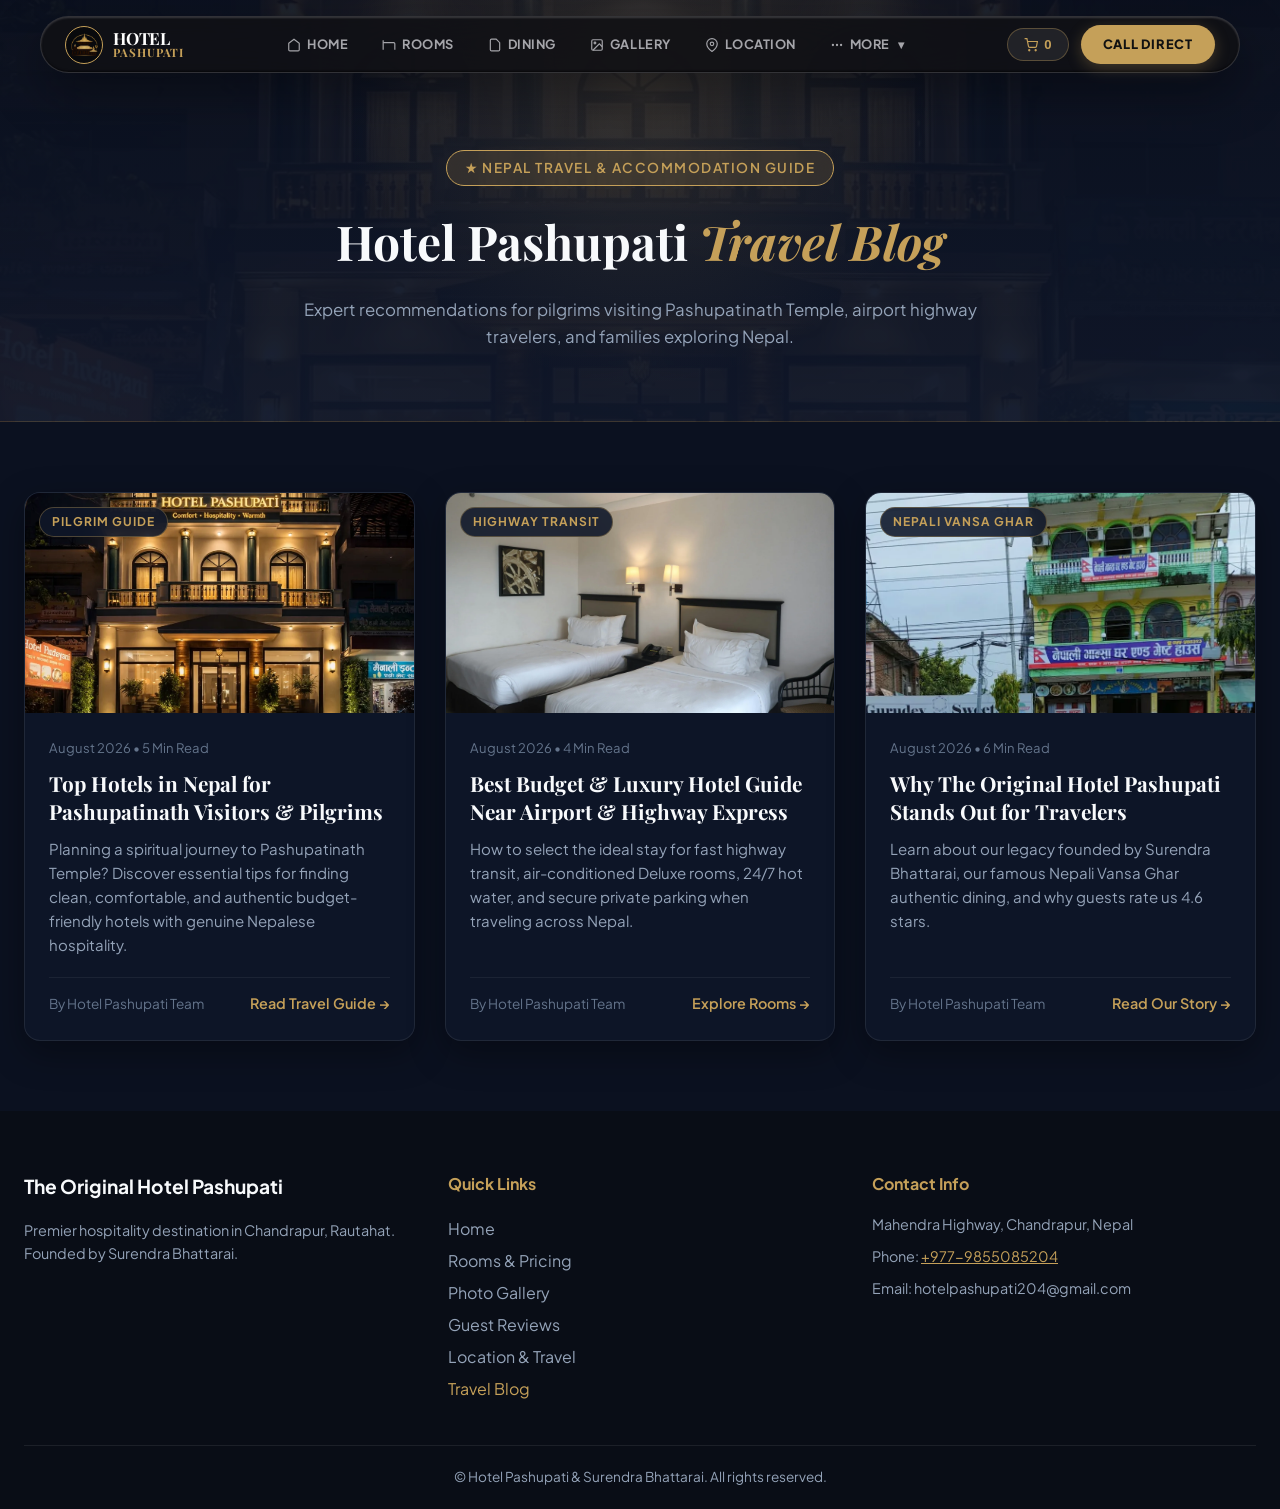
<file: blog.html>
<!doctype html>
<html lang="en" prefix="og: http://ogp.me/ns#">

<head>
  <meta charset="utf-8" />
  <meta name="viewport" content="width=device-width, initial-scale=1" />

  <title>Travel Blog & Pilgrim Guide | Best Hotels in Nepal Near Pashupatinath & Airport</title>
  <meta name="description"
    content="Read travel guides, pilgrim tips, and accommodation recommendations for Pashupatinath Temple visitors, Kathmandu travelers, and highway travelers at Hotel Pashupati." />
  <meta name="keywords"
    content="Top Hotels in Nepal for Pashupatinath Visitors, Best budget hotel in Nepal for pilgrims, Hotel near Pashupatinath Temple, Hotel near Kathmandu Airport, Hotel Pashupati Blog, Nepal Travel Guide" />
  <meta name="theme-color" content="#FFFFFF" />

  <link rel="canonical" href="https://hotelpashupati.com.np/blog.html" />

  <!-- Favicons -->
  <link rel="icon" type="image/png" sizes="512x512" href="favicon-512x512.png" />
  <link rel="icon" type="image/png" sizes="192x192" href="favicon-192x192.png" />
  <link rel="icon" type="image/png" href="Logo.webp" />
  <link rel="shortcut icon" href="favicon.ico" />
  <link rel="apple-touch-icon" sizes="180x180" href="apple-touch-icon.png" />
  <link rel="manifest" href="site.webmanifest" />

  <link rel="dns-prefetch" href="https://fonts.googleapis.com" />
  <link rel="preconnect" href="https://fonts.googleapis.com" />
  <link rel="preconnect" href="https://fonts.gstatic.com" crossorigin />
  <link rel="preload" as="style"
    href="https://fonts.googleapis.com/css2?family=Cormorant+Garamond:ital,wght@0,400;0,600;0,700;1,400;1,600&family=Outfit:wght@300;400;500;600;700;800&family=Playfair+Display:ital,wght@0,400..900;1,400..900&family=Plus+Jakarta+Sans:wght@300;400;500;600;700;800&display=swap" />
  <link rel="stylesheet"
    href="https://fonts.googleapis.com/css2?family=Cormorant+Garamond:ital,wght@0,400;0,600;0,700;1,400;1,600&family=Outfit:wght@300;400;500;600;700;800&family=Playfair+Display:ital,wght@0,400..900;1,400..900&family=Plus+Jakarta+Sans:wght@300;400;500;600;700;800&display=swap"
    media="print" onload="this.media='all'" />
  <noscript>
    <link rel="stylesheet"
      href="https://fonts.googleapis.com/css2?family=Cormorant+Garamond:ital,wght@0,400;0,600;0,700;1,400;1,600&family=Outfit:wght@300;400;500;600;700;800&family=Playfair+Display:ital,wght@0,400..900;1,400..900&family=Plus+Jakarta+Sans:wght@300;400;500;600;700;800&display=swap" />
  </noscript>
  <link rel="stylesheet" href="style.css" />

  <script src="script.js" defer></script>

  <!-- Open Graph -->
  <meta property="og:title" content="Travel Blog & Pilgrim Guide | Hotel Pashupati Nepal" />
  <meta property="og:description" content="Discover travel tips and guides for visiting Pashupatinath Temple & Nepal." />
  <meta property="og:image" content="https://hotelpashupati.com.np/Logo.webp" />
  <meta property="og:url" content="https://hotelpashupati.com.np/blog.html" />
  <meta property="og:type" content="website" />

  <!-- Blog Schema Markup -->
  <script type="application/ld+json">
  {
    "@context": "https://schema.org",
    "@type": "Blog",
    "name": "Hotel Pashupati Travel & Pilgrim Blog",
    "description": "Guides and articles for visitors traveling across Nepal, visiting Pashupatinath Temple, and seeking top budget & luxury hotels.",
    "url": "https://hotelpashupati.com.np/blog.html"
  }
  </script>
</head>

<body>

  <!-- Header Navigation -->
  <header>
    <div class="container">
      <div class="nav-glass-capsule">
        <nav>
          <a href="index.html" class="brand">
            <img src="Logo.webp?v=3" alt="Hotel Pashupati Logo" class="brand-logo-img"
              style="width:38px; height:38px; max-width:38px; max-height:38px; object-fit:contain; border-radius:50%; border:1.5px solid #C5A059; background:rgba(0,0,0,0.4); padding:2px; flex-shrink:0;"
              onerror="this.onerror=null;this.src='logo_web.webp';" />
            <div class="brand-name">Hotel <span>Pashupati</span></div>
          </a>

          <ul class="navlinks" id="primaryNav">
            <li><a href="index.html"><svg class="nav-svg-icon" viewBox="0 0 24 24" fill="none" stroke="currentColor" stroke-width="2"><path d="M3 9l9-7 9 7v11a2 2 0 0 1-2 2H5a2 2 0 0 1-2-2z"></path></svg>Home</a></li>
            <li><a href="rooms.html"><svg class="nav-svg-icon" viewBox="0 0 24 24" fill="none" stroke="currentColor" stroke-width="2"><path d="M2 4v16"></path><path d="M2 8h18a2 2 0 0 1 2 2v10"></path></svg>Rooms</a></li>
            <li><a href="menu.html"><svg class="nav-svg-icon" viewBox="0 0 24 24" fill="none" stroke="currentColor" stroke-width="2"><path d="M14 2H6a2 2 0 0 0-2 2v16a2 2 0 0 0 2 2h12a2 2 0 0 0 2-2V8z"></path></svg>Dining</a></li>
            <li><a href="gallery.html"><svg class="nav-svg-icon" viewBox="0 0 24 24" fill="none" stroke="currentColor" stroke-width="2"><rect x="3" y="3" width="18" height="18" rx="2"/><circle cx="8.5" cy="8.5" r="1.5"/><polyline points="21 15 16 10 5 21"/></svg>Gallery</a></li>
            <li><a href="location.html"><svg class="nav-svg-icon" viewBox="0 0 24 24" fill="none" stroke="currentColor" stroke-width="2"><path d="M21 10c0 7-9 13-9 13s-9-6-9-13a9 9 0 0 1 18 0z"/><circle cx="12" cy="10" r="3"/></svg>Location</a></li>
            <li class="nav-dropdown">
              <a href="#" class="nav-dropdown-trigger" onclick="return false;">
                <svg class="nav-svg-icon" viewBox="0 0 24 24" fill="none" stroke="currentColor" stroke-width="2"><circle cx="12" cy="12" r="1"/><circle cx="19" cy="12" r="1"/><circle cx="5" cy="12" r="1"/></svg>
                More <span class="dropdown-arrow">▾</span>
              </a>
              <div class="nav-dropdown-menu">
                <a href="events.html"><svg class="nav-svg-icon" viewBox="0 0 24 24" fill="none" stroke="currentColor" stroke-width="2"><rect x="3" y="4" width="18" height="18" rx="2"></rect></svg>Events &amp; Halls</a>
                <a href="reviews.html"><svg class="nav-svg-icon" viewBox="0 0 24 24" fill="none" stroke="currentColor" stroke-width="2"><path d="M12 2l3.09 6.26L22 9.27l-5 4.87 1.18 6.88L12 17.77l-6.18 3.25L7 14.14 2 9.27l6.91-1.01L12 2z"/></svg>Guest Reviews</a>
                <a href="blog.html" class="active"><svg class="nav-svg-icon" viewBox="0 0 24 24" fill="none" stroke="currentColor" stroke-width="2"><path d="M4 19.5A2.5 2.5 0 0 1 6.5 17H20"/><path d="M6.5 2H20v20H6.5A2.5 2.5 0 0 1 4 19.5v-15A2.5 2.5 0 0 1 6.5 2z"/></svg>Travel Blog</a>
                <a href="owner.html"><svg class="nav-svg-icon" viewBox="0 0 24 24" fill="none" stroke="currentColor" stroke-width="2"><path d="M20 21v-2a4 4 0 0 0-4-4H8a4 4 0 0 0-4 4v2"></path><circle cx="12" cy="7" r="4"></circle></svg>Owner Story</a>
                <a href="about.html"><svg class="nav-svg-icon" viewBox="0 0 24 24" fill="none" stroke="currentColor" stroke-width="2"><circle cx="12" cy="12" r="10"></circle></svg>About Us</a>
                <a href="contact.html"><svg class="nav-svg-icon" viewBox="0 0 24 24" fill="none" stroke="currentColor" stroke-width="2"><path d="M4 4h16c1.1 0 2 .9 2 2v12c0 1.1-.9 2-2 2H4c-1.1 0-2-.9-2-2V6c0-1.1.9-2 2-2z"></path></svg>Contact Us</a>
              </div>
            </li>
          </ul>

          <div class="header-actions">
            <button onclick="openCart()" class="nav-cart-btn" aria-label="Shopping Cart">
              <svg class="nav-svg-icon" viewBox="0 0 24 24" fill="none" stroke="currentColor" stroke-width="2"><circle cx="9" cy="21" r="1"/><circle cx="20" cy="21" r="1"/><path d="M1 1h4l2.68 13.39a2 2 0 0 0 2 1.61h9.72a2 2 0 0 0 2-1.61L23 6H6"/></svg>
              <span id="cart-count">0</span>
            </button>
            <a href="tel:+9779855085204" class="btn-nav-cta">Call Direct</a>
            <button class="mobile-nav-toggle" id="menuToggle" aria-label="Toggle Navigation">
              <svg width="20" height="20" viewBox="0 0 24 24" fill="none" stroke="currentColor" stroke-width="2"><line x1="3" y1="12" x2="21" y2="12"></line><line x1="3" y1="6" x2="21" y2="6"></line><line x1="3" y1="18" x2="21" y2="18"></line></svg>
            </button>
          </div>
        </nav>
      </div>
    </div>
  </header>

  <!-- Page Banner -->
  <section class="page-luxury-hero">
    <div class="container">
      <span class="page-hero-badge">★ Nepal Travel &amp; Accommodation Guide</span>
      <h1 class="page-hero-title">Hotel Pashupati <span>Travel Blog</span></h1>
      <p class="page-hero-desc">
        Expert recommendations for pilgrims visiting Pashupatinath Temple, airport highway travelers, and families exploring Nepal.
      </p>
    </div>
  </section>

  <!-- Articles Grid -->
  <section class="luxury-section-dark">
    <div class="container">
      
      <div style="display: grid; grid-template-columns: repeat(auto-fit, minmax(320px, 1fr)); gap: 30px;">
        
        <!-- Article 1 -->
        <article class="blog-card-luxury">
          <div class="blog-card-img-wrap">
            <img src="Hotelpashupati.webp" alt="Pashupatinath Temple Pilgrimage Guide" loading="lazy" />
            <span class="blog-tag-badge">Pilgrim Guide</span>
          </div>
          <div class="blog-card-body">
            <div class="blog-meta-time">August 2026 • 5 Min Read</div>
            <h2 class="blog-card-title">
              Top Hotels in Nepal for Pashupatinath Visitors &amp; Pilgrims
            </h2>
            <p class="blog-card-excerpt">
              Planning a spiritual journey to Pashupatinath Temple? Discover essential tips for finding clean, comfortable, and authentic budget-friendly hotels with genuine Nepalese hospitality.
            </p>
            <div style="padding-top: 14px; border-top: 1px solid rgba(255,255,255,0.06); display: flex; justify-content: space-between; align-items: center;">
              <span style="color: #64748B; font-size: 0.85rem;">By Hotel Pashupati Team</span>
              <a href="location.html" class="blog-read-more">Read Travel Guide →</a>
            </div>
          </div>
        </article>

        <!-- Article 2 -->
        <article class="blog-card-luxury">
          <div class="blog-card-img-wrap">
            <img src="1.webp" alt="Best Budget Hotel Near Airport and Transit Routes" loading="lazy" />
            <span class="blog-tag-badge">Highway Transit</span>
          </div>
          <div class="blog-card-body">
            <div class="blog-meta-time">August 2026 • 4 Min Read</div>
            <h2 class="blog-card-title">
              Best Budget &amp; Luxury Hotel Guide Near Airport &amp; Highway Express
            </h2>
            <p class="blog-card-excerpt">
              How to select the ideal stay for fast highway transit, air-conditioned Deluxe rooms, 24/7 hot water, and secure private parking when traveling across Nepal.
            </p>
            <div style="padding-top: 14px; border-top: 1px solid rgba(255,255,255,0.06); display: flex; justify-content: space-between; align-items: center;">
              <span style="color: #64748B; font-size: 0.85rem;">By Hotel Pashupati Team</span>
              <a href="rooms.html" class="blog-read-more">Explore Rooms →</a>
            </div>
          </div>
        </article>

        <!-- Article 3 -->
        <article class="blog-card-luxury">
          <div class="blog-card-img-wrap">
            <img src="nepali.webp" alt="Authentic Nepali Dining at Hotel Pashupati" loading="lazy" />
            <span class="blog-tag-badge">Nepali Vansa Ghar</span>
          </div>
          <div class="blog-card-body">
            <div class="blog-meta-time">August 2026 • 6 Min Read</div>
            <h2 class="blog-card-title">
              Why The Original Hotel Pashupati Stands Out for Travelers
            </h2>
            <p class="blog-card-excerpt">
              Learn about our legacy founded by Surendra Bhattarai, our famous Nepali Vansa Ghar authentic dining, and why guests rate us 4.6 stars.
            </p>
            <div style="padding-top: 14px; border-top: 1px solid rgba(255,255,255,0.06); display: flex; justify-content: space-between; align-items: center;">
              <span style="color: #64748B; font-size: 0.85rem;">By Hotel Pashupati Team</span>
              <a href="about.html" class="blog-read-more">Read Our Story →</a>
            </div>
          </div>
        </article>

      </div>

    </div>
  </section>

  <!-- Footer -->
  <footer style="background: #090D16; color: #94A3B8; padding: 60px 0 20px;">
    <div class="container">
      <div style="display: grid; grid-template-columns: repeat(auto-fit, minmax(220px, 1fr)); gap: 40px; margin-bottom: 40px;">
        <div>
          <h3 style="color: #F8FAFC; font-size: 1.2rem; margin-bottom: 16px;">The Original Hotel Pashupati</h3>
          <p style="font-size: 0.9rem; line-height: 1.6;">Premier hospitality destination in Chandrapur, Rautahat. Founded by Surendra Bhattarai.</p>
        </div>
        <div>
          <h4 style="color: #C5A059; font-size: 1rem; margin-bottom: 16px;">Quick Links</h4>
          <ul style="list-style: none; padding: 0; margin: 0; line-height: 2;">
            <li><a href="index.html" style="color: #94A3B8; text-decoration: none;">Home</a></li>
            <li><a href="rooms.html" style="color: #94A3B8; text-decoration: none;">Rooms & Pricing</a></li>
            <li><a href="gallery.html" style="color: #94A3B8; text-decoration: none;">Photo Gallery</a></li>
            <li><a href="reviews.html" style="color: #94A3B8; text-decoration: none;">Guest Reviews</a></li>
            <li><a href="location.html" style="color: #94A3B8; text-decoration: none;">Location & Travel</a></li>
            <li><a href="blog.html" style="color: #C5A059; text-decoration: none;">Travel Blog</a></li>
          </ul>
        </div>
        <div>
          <h4 style="color: #C5A059; font-size: 1rem; margin-bottom: 16px;">Contact Info</h4>
          <p style="font-size: 0.9rem; margin-bottom: 8px;">Mahendra Highway, Chandrapur, Nepal</p>
          <p style="font-size: 0.9rem; margin-bottom: 8px;">Phone: <a href="tel:+9779855085204" style="color: #C5A059;">+977-9855085204</a></p>
          <p style="font-size: 0.9rem;">Email: hotelpashupati204@gmail.com</p>
        </div>
      </div>
      <div style="border-top: 1px solid rgba(255,255,255,0.08); padding-top: 20px; text-align: center; font-size: 0.85rem;">
        &copy; Hotel Pashupati & Surendra Bhattarai. All rights reserved.
      </div>
    </div>
  </footer>

  <!-- Mobile Navigation Bottom App Dock -->
  <nav class="mobile-app-dock" aria-label="Mobile Navigation Dock">
    <a href="index.html" class="mobile-dock-tab">
      <svg width="20" height="20" viewBox="0 0 24 24" fill="none" stroke="currentColor" stroke-width="2"><path d="M3 9l9-7 9 7v11a2 2 0 0 1-2 2H5a2 2 0 0 1-2-2z"></path></svg>
      <span>Home</span>
    </a>
    <a href="rooms.html" class="mobile-dock-tab">
      <svg width="20" height="20" viewBox="0 0 24 24" fill="none" stroke="currentColor" stroke-width="2"><path d="M2 4v16"></path><path d="M2 8h18a2 2 0 0 1 2 2v10"></path></svg>
      <span>Rooms</span>
    </a>
    <a href="blog.html" class="mobile-dock-tab active">
      <svg width="20" height="20" viewBox="0 0 24 24" fill="none" stroke="currentColor" stroke-width="2"><path d="M4 19.5A2.5 2.5 0 0 1 6.5 17H20"/><path d="M6.5 2H20v20H6.5A2.5 2.5 0 0 1 4 19.5v-15A2.5 2.5 0 0 1 6.5 2z"/></svg>
      <span>Blog</span>
    </a>
    <a href="location.html" class="mobile-dock-tab">
      <svg width="20" height="20" viewBox="0 0 24 24" fill="none" stroke="currentColor" stroke-width="2"><path d="M21 10c0 7-9 13-9 13s-9-6-9-13a9 9 0 0 1 18 0z"/><circle cx="12" cy="10" r="3"/></svg>
      <span>Location</span>
    </a>
    <a href="tel:+9779855085204" class="mobile-dock-tab dock-book-btn">
      <svg width="20" height="20" viewBox="0 0 24 24" fill="none" stroke="currentColor" stroke-width="2"><path d="M22 16.92v3a2 2 0 0 1-2.18 2 19.79 19.79 0 0 1-8.63-3.07 19.5 19.5 0 0 1-6-6 19.79 19.79 0 0 1-3.07-8.67A2 2 0 0 1 4.11 2h3a2 2 0 0 1 2 1.72 12.84 12.84 0 0 0 .7 2.81 2 2 0 0 1-.45 2.11L8.09 9.91a16 16 0 0 0 6 6l1.27-1.27a2 2 0 0 1 2.11-.45 12.84 12.84 0 0 0 2.81.7A2 2 0 0 1 22 16.92z"/></svg>
      <span>Call</span>
    </a>
  </nav>

</body>
</html>
</file>
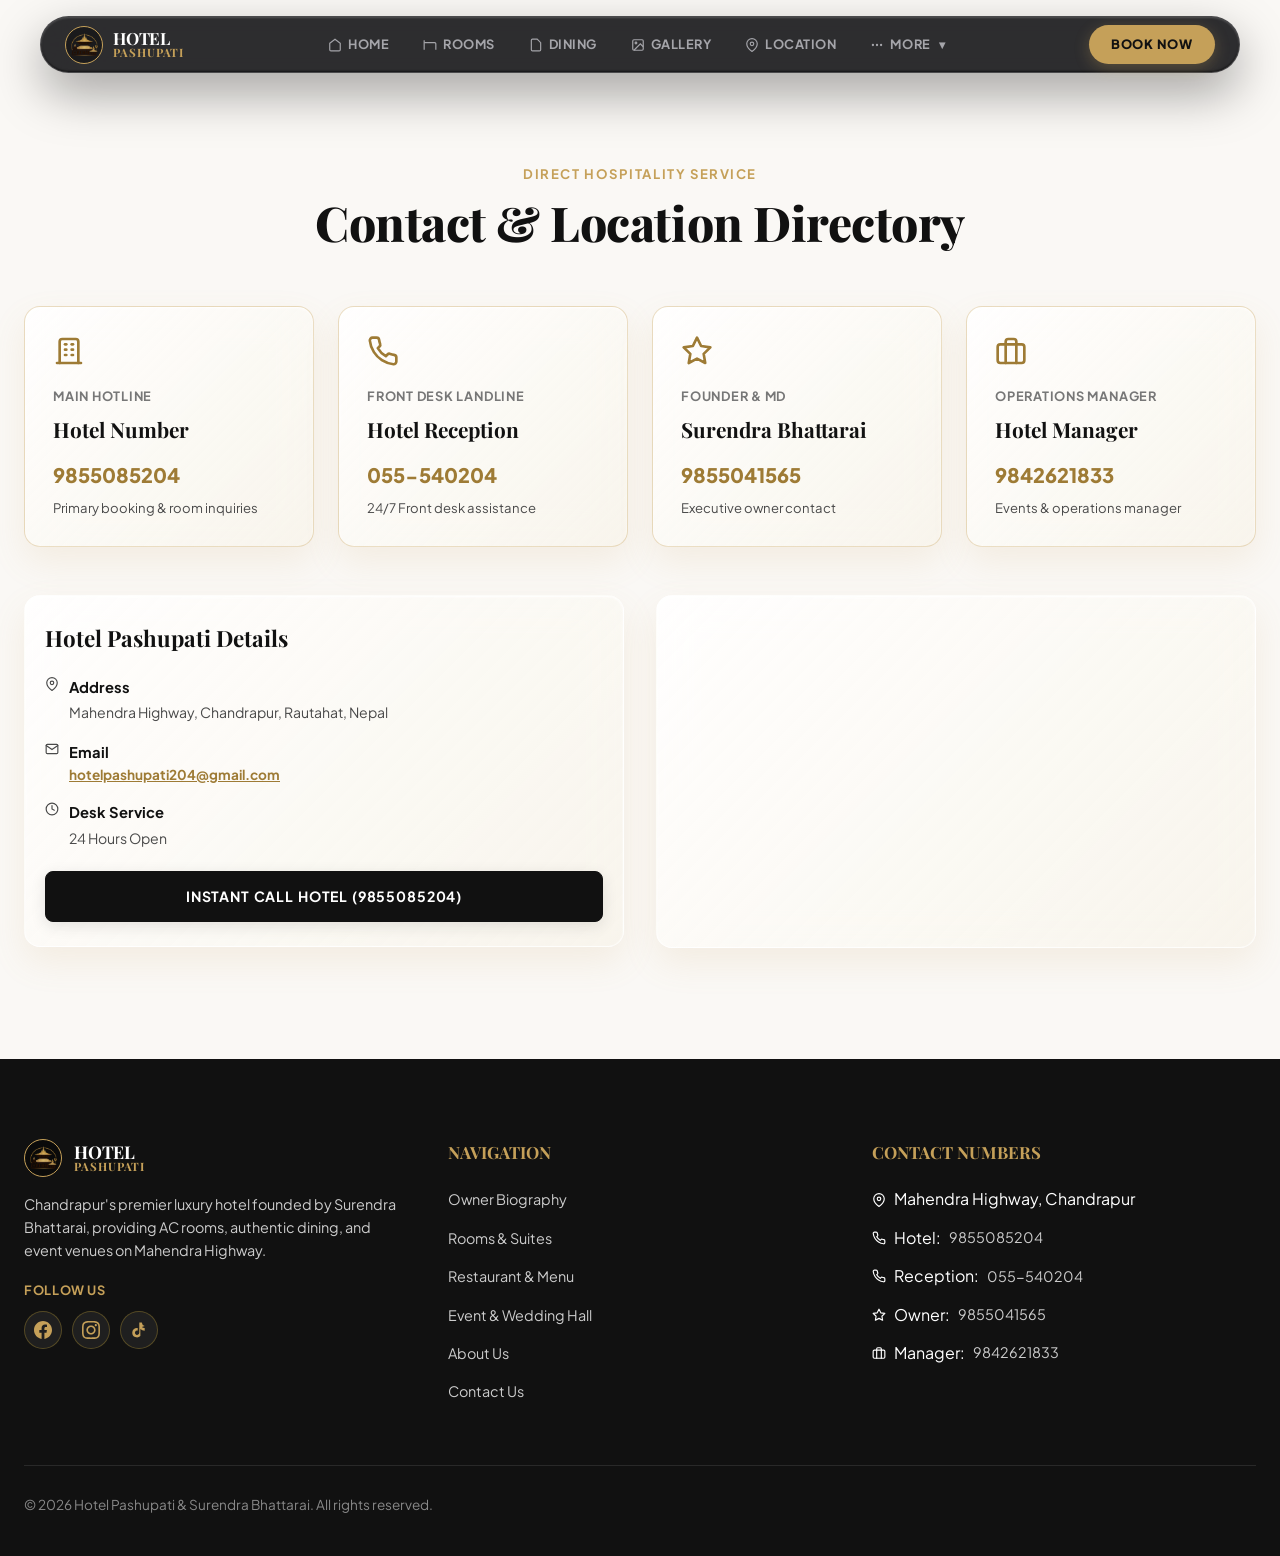
<file: contact.html>
<!doctype html>
<html lang="en" prefix="og: http://ogp.me/ns#">
<head>
  <meta charset="utf-8" />
  <meta name="viewport" content="width=device-width, initial-scale=1" />
  
  <title>Contact Us | Hotel Pashupati Chandrapur Rautahat</title>
  <meta name="description" content="Searching for the best hotel in Chandrapur, Rautahat? Hotel Pashupati offers modern rooms, delicious food, and outstanding hospitality." />
  <meta name="theme-color" content="#FFFFFF" />
  
  <link rel="canonical" href="https://hotelpashupati.com.np/contact.html" />

  <!-- Site Favicon & Google Search Results Icon (Placed at TOP of HEAD for Safari & Googlebot) -->
  <link rel="icon" type="image/png" sizes="512x512" href="favicon-512x512.png" />
  <link rel="icon" type="image/png" sizes="192x192" href="favicon-192x192.png" />
  <link rel="icon" type="image/png" sizes="144x144" href="favicon-144x144.png" />
  <link rel="icon" type="image/png" sizes="96x96" href="favicon-96x96.png" />
  <link rel="icon" type="image/png" sizes="48x48" href="favicon-48x48.png" />
  <link rel="icon" type="image/png" sizes="32x32" href="favicon-32x32.png" />
  <link rel="icon" type="image/png" sizes="16x16" href="favicon-16x16.png" />
  <link rel="icon" type="image/png" href="Logo.webp" />
  <link rel="shortcut icon" href="favicon.ico" />
  <link rel="apple-touch-icon" sizes="180x180" href="apple-touch-icon.png" />
  <link rel="manifest" href="site.webmanifest" />

  <link rel="dns-prefetch" href="https://fonts.googleapis.com" />
  <link rel="preconnect" href="https://fonts.googleapis.com" />
  <link rel="preconnect" href="https://fonts.gstatic.com" crossorigin />
  <link rel="preload" as="style" href="https://fonts.googleapis.com/css2?family=Cormorant+Garamond:ital,wght@0,400;0,600;0,700;1,400;1,600&family=Outfit:wght@300;400;500;600;700;800&family=Playfair+Display:ital,wght@0,400..900;1,400..900&family=Plus+Jakarta+Sans:wght@300;400;500;600;700;800&display=swap" />
  <link rel="stylesheet" href="https://fonts.googleapis.com/css2?family=Cormorant+Garamond:ital,wght@0,400;0,600;0,700;1,400;1,600&family=Outfit:wght@300;400;500;600;700;800&family=Playfair+Display:ital,wght@0,400..900;1,400..900&family=Plus+Jakarta+Sans:wght@300;400;500;600;700;800&display=swap" media="print" onload="this.media='all'" />
  <noscript><link rel="stylesheet" href="https://fonts.googleapis.com/css2?family=Cormorant+Garamond:ital,wght@0,400;0,600;0,700;1,400;1,600&family=Outfit:wght@300;400;500;600;700;800&family=Playfair+Display:ital,wght@0,400..900;1,400..900&family=Plus+Jakarta+Sans:wght@300;400;500;600;700;800&display=swap" /></noscript>
  <link rel="stylesheet" href="style.css" />
  
  <script src="script.js" defer></script>

  <!-- Open Graph & Social Media Preview Cards (Facebook, Instagram, TikTok, WhatsApp) -->
  <meta property="og:image" content="https://hotelpashupati.com.np/Logo.webp" />
  <meta property="og:image:type" content="image/png" />
  <meta property="og:image:width" content="1024" />
  <meta property="og:image:height" content="1024" />
  <meta property="og:logo" content="https://hotelpashupati.com.np/Logo.webp" />
  <meta name="twitter:card" content="summary_large_image" />
  <meta name="twitter:image" content="https://hotelpashupati.com.np/Logo.webp" />

</head>
<body>

  <!-- Aesthetic Dark Liquid Glass Capsule Header -->
  <header>
    <div class="container">
      <div class="nav-glass-capsule">
        <nav>
          <a href="index.html" class="brand">
            <img src="Logo.webp?v=3" alt="Hotel Pashupati Logo" class="brand-logo-img" style="width:38px; height:38px; max-width:38px; max-height:38px; object-fit:contain; border-radius:50%; border:1.5px solid #C5A059; background:rgba(0,0,0,0.4); padding:2px; flex-shrink:0;" onerror="this.onerror=null;this.src='logo_web.webp';" />
            <div class="brand-name">Hotel <span>Pashupati</span></div>
          </a>

          <ul class="navlinks" id="primaryNav">
            <li><a href="index.html"><svg class="nav-svg-icon" viewBox="0 0 24 24" fill="none" stroke="currentColor" stroke-width="2"><path d="M3 9l9-7 9 7v11a2 2 0 0 1-2 2H5a2 2 0 0 1-2-2z"></path></svg>Home</a></li>
            <li><a href="rooms.html"><svg class="nav-svg-icon" viewBox="0 0 24 24" fill="none" stroke="currentColor" stroke-width="2"><path d="M2 4v16"></path><path d="M2 8h18a2 2 0 0 1 2 2v10"></path></svg>Rooms</a></li>
            <li><a href="menu.html"><svg class="nav-svg-icon" viewBox="0 0 24 24" fill="none" stroke="currentColor" stroke-width="2"><path d="M14 2H6a2 2 0 0 0-2 2v16a2 2 0 0 0 2 2h12a2 2 0 0 0 2-2V8z"></path></svg>Dining</a></li>
            <li><a href="gallery.html"><svg class="nav-svg-icon" viewBox="0 0 24 24" fill="none" stroke="currentColor" stroke-width="2"><rect x="3" y="3" width="18" height="18" rx="2"/><circle cx="8.5" cy="8.5" r="1.5"/><polyline points="21 15 16 10 5 21"/></svg>Gallery</a></li>
            <li><a href="location.html"><svg class="nav-svg-icon" viewBox="0 0 24 24" fill="none" stroke="currentColor" stroke-width="2"><path d="M21 10c0 7-9 13-9 13s-9-6-9-13a9 9 0 0 1 18 0z"/><circle cx="12" cy="10" r="3"/></svg>Location</a></li>
            <li class="nav-dropdown">
              <a href="#" class="nav-dropdown-trigger" onclick="return false;">
                <svg class="nav-svg-icon" viewBox="0 0 24 24" fill="none" stroke="currentColor" stroke-width="2"><circle cx="12" cy="12" r="1"/><circle cx="19" cy="12" r="1"/><circle cx="5" cy="12" r="1"/></svg>
                More <span class="dropdown-arrow">▾</span>
              </a>
              <div class="nav-dropdown-menu">
                <a href="events.html"><svg class="nav-svg-icon" viewBox="0 0 24 24" fill="none" stroke="currentColor" stroke-width="2"><rect x="3" y="4" width="18" height="18" rx="2"></rect></svg>Events &amp; Halls</a>
                <a href="reviews.html"><svg class="nav-svg-icon" viewBox="0 0 24 24" fill="none" stroke="currentColor" stroke-width="2"><path d="M12 2l3.09 6.26L22 9.27l-5 4.87 1.18 6.88L12 17.77l-6.18 3.25L7 14.14 2 9.27l6.91-1.01L12 2z"/></svg>Guest Reviews</a>
                <a href="blog.html"><svg class="nav-svg-icon" viewBox="0 0 24 24" fill="none" stroke="currentColor" stroke-width="2"><path d="M4 19.5A2.5 2.5 0 0 1 6.5 17H20"/><path d="M6.5 2H20v20H6.5A2.5 2.5 0 0 1 4 19.5v-15A2.5 2.5 0 0 1 6.5 2z"/></svg>Travel Blog</a>
                <a href="owner.html"><svg class="nav-svg-icon" viewBox="0 0 24 24" fill="none" stroke="currentColor" stroke-width="2"><path d="M20 21v-2a4 4 0 0 0-4-4H8a4 4 0 0 0-4 4v2"></path><circle cx="12" cy="7" r="4"></circle></svg>Owner Story</a>
                <a href="about.html"><svg class="nav-svg-icon" viewBox="0 0 24 24" fill="none" stroke="currentColor" stroke-width="2"><circle cx="12" cy="12" r="10"></circle></svg>About Us</a>
                <a href="contact.html" class="active"><svg class="nav-svg-icon" viewBox="0 0 24 24" fill="none" stroke="currentColor" stroke-width="2"><path d="M4 4h16c1.1 0 2 .9 2 2v12c0 1.1-.9 2-2 2H4c-1.1 0-2-.9-2-2V6c0-1.1.9-2 2-2z"></path></svg>Contact Us</a>
              </div>
            </li>
          </ul>

          <div class="header-actions">
            <a href="#booking" onclick="return handleBooking(event)" class="btn-nav-cta">Book Now</a>
            <button class="mobile-nav-toggle" id="menuToggle" aria-label="Toggle Navigation"><svg width="20" height="20" viewBox="0 0 24 24" fill="none" stroke="currentColor" stroke-width="2" stroke-linecap="round" stroke-linejoin="round"><line x1="3" y1="12" x2="21" y2="12"></line><line x1="3" y1="6" x2="21" y2="6"></line><line x1="3" y1="18" x2="21" y2="18"></line></svg></button>
          </div>
        </nav>
      </div>
    </div>
  </header>

  <section class="section" style="padding-top:160px; background:var(--bg-secondary);">
    <div class="container">
      <div class="section-header reveal">
        <span class="section-tag">Direct Hospitality Service</span>
        <h1 class="section-title">Contact & Location Directory</h1>
      </div>

      <!-- 4-Card Phone Directory Grid with SVG Icons -->
      <div style="display:grid; grid-template-columns:repeat(auto-fit, minmax(260px, 1fr)); gap:24px; margin-bottom:48px;">
        
        <!-- 1. Hotel Main Number -->
        <div class="liquid-glass reveal" style="padding:28px; border:1px solid var(--border-gold);">
          <div style="color:var(--color-gold-dark); margin-bottom:12px;">
            <svg style="width:32px; height:32px;" viewBox="0 0 24 24" fill="none" stroke="currentColor" stroke-width="2" stroke-linecap="round" stroke-linejoin="round"><path d="M3 21h18"></path><path d="M5 21V5a2 2 0 0 1 2-2h10a2 2 0 0 1 2 2v16"></path><path d="M9 7h1"></path><path d="M9 11h1"></path><path d="M9 15h1"></path><path d="M14 7h1"></path><path d="M14 11h1"></path><path d="M14 15h1"></path></svg>
          </div>
          <div style="font-size:0.8rem; text-transform:uppercase; color:var(--text-muted); font-weight:700; letter-spacing:0.06em;">Main Hotline</div>
          <h3 style="font-family:var(--font-heading); font-size:1.3rem; color:var(--color-black); margin:4px 0 12px;">Hotel Number</h3>
          <a href="tel:+9779855085204" onclick="return handleBooking(event, '+9779855085204')" style="font-size:1.25rem; font-weight:800; color:var(--color-gold-dark); text-decoration:none;">
            9855085204
          </a>
          <p style="font-size:0.82rem; color:var(--text-secondary); margin-top:6px;">Primary booking & room inquiries</p>
        </div>

        <!-- 2. Reception Landline -->
        <div class="liquid-glass reveal" style="padding:28px; border:1px solid var(--border-gold);">
          <div style="color:var(--color-gold-dark); margin-bottom:12px;">
            <svg style="width:32px; height:32px;" viewBox="0 0 24 24" fill="none" stroke="currentColor" stroke-width="2" stroke-linecap="round" stroke-linejoin="round"><path d="M22 16.92v3a2 2 0 0 1-2.18 2 19.79 19.79 0 0 1-8.63-3.07 19.5 19.5 0 0 1-6-6 19.79 19.79 0 0 1-3.07-8.67A2 2 0 0 1 4.11 2h3a2 2 0 0 1 2 1.72 12.84 12.84 0 0 0 .7 2.81 2 2 0 0 1-.45 2.11L8.09 9.91a16 16 0 0 0 6 6l1.27-1.27a2 2 0 0 1 2.11-.45 12.84 12.84 0 0 0 2.81.7A2 2 0 0 1 22 16.92z"></path></svg>
          </div>
          <div style="font-size:0.8rem; text-transform:uppercase; color:var(--text-muted); font-weight:700; letter-spacing:0.06em;">Front Desk Landline</div>
          <h3 style="font-family:var(--font-heading); font-size:1.3rem; color:var(--color-black); margin:4px 0 12px;">Hotel Reception</h3>
          <a href="tel:055540204" onclick="return handleBooking(event, '055540204')" style="font-size:1.25rem; font-weight:800; color:var(--color-gold-dark); text-decoration:none;">
            055-540204
          </a>
          <p style="font-size:0.82rem; color:var(--text-secondary); margin-top:6px;">24/7 Front desk assistance</p>
        </div>

        <!-- 3. Owner Contact -->
        <div class="liquid-glass reveal" style="padding:28px; border:1px solid var(--border-gold);">
          <div style="color:var(--color-gold-dark); margin-bottom:12px;">
            <svg style="width:32px; height:32px;" viewBox="0 0 24 24" fill="none" stroke="currentColor" stroke-width="2" stroke-linecap="round" stroke-linejoin="round"><path d="M12 2l3.09 6.26L22 9.27l-5 4.87 1.18 6.88L12 17.77l-6.18 3.25L7 14.14 2 9.27l6.91-1.01L12 2z"></path></svg>
          </div>
          <div style="font-size:0.8rem; text-transform:uppercase; color:var(--text-muted); font-weight:700; letter-spacing:0.06em;">Founder & MD</div>
          <h3 style="font-family:var(--font-heading); font-size:1.3rem; color:var(--color-black); margin:4px 0 12px;">Surendra Bhattarai</h3>
          <a href="tel:+9779855041565" onclick="return handleBooking(event, '+9779855041565')" style="font-size:1.25rem; font-weight:800; color:var(--color-gold-dark); text-decoration:none;">
            9855041565
          </a>
          <p style="font-size:0.82rem; color:var(--text-secondary); margin-top:6px;">Executive owner contact</p>
        </div>

        <!-- 4. Manager Contact -->
        <div class="liquid-glass reveal" style="padding:28px; border:1px solid var(--border-gold);">
          <div style="color:var(--color-gold-dark); margin-bottom:12px;">
            <svg style="width:32px; height:32px;" viewBox="0 0 24 24" fill="none" stroke="currentColor" stroke-width="2" stroke-linecap="round" stroke-linejoin="round"><rect x="2" y="7" width="20" height="14" rx="2" ry="2"></rect><path d="M16 21V5a2 2 0 0 0-2-2h-4a2 2 0 0 0-2 2v16"></path></svg>
          </div>
          <div style="font-size:0.8rem; text-transform:uppercase; color:var(--text-muted); font-weight:700; letter-spacing:0.06em;">Operations Manager</div>
          <h3 style="font-family:var(--font-heading); font-size:1.3rem; color:var(--color-black); margin:4px 0 12px;">Hotel Manager</h3>
          <a href="tel:+9779842621833" onclick="return handleBooking(event, '+9779842621833')" style="font-size:1.25rem; font-weight:800; color:var(--color-gold-dark); text-decoration:none;">
            9842621833
          </a>
          <p style="font-size:0.82rem; color:var(--text-secondary); margin-top:6px;">Events & operations manager</p>
        </div>

      </div>

      <!-- Location & Address Map Card -->
      <div class="cards-grid" style="grid-template-columns:1fr 1fr; align-items:start;">
        <div class="liquid-glass reveal" style="padding:24px 20px;">
          <h3 style="font-family:var(--font-heading); font-size:1.4rem; color:var(--color-black); margin-bottom:18px;">Hotel Pashupati Details</h3>
          
          <div style="margin-bottom:14px; color:var(--text-secondary); display:flex; align-items:flex-start; gap:10px;">
            <svg class="nav-svg-icon" width="18" height="18" viewBox="0 0 24 24" fill="none" stroke="currentColor" stroke-width="2" stroke-linecap="round" stroke-linejoin="round" style="margin-top:2px; flex-shrink:0;"><path d="M21 10c0 7-9 13-9 13s-9-6-9-13a9 9 0 0 1 18 0z"></path><circle cx="12" cy="10" r="3"></circle></svg>
            <div>
              <strong style="color:var(--color-black); display:block; font-size:0.92rem;">Address</strong>
              <span style="font-size:0.88rem; line-height:1.4;">Mahendra Highway, Chandrapur, Rautahat, Nepal</span>
            </div>
          </div>

          <div style="margin-bottom:14px; color:var(--text-secondary); display:flex; align-items:flex-start; gap:10px;">
            <svg class="nav-svg-icon" width="18" height="18" viewBox="0 0 24 24" fill="none" stroke="currentColor" stroke-width="2" stroke-linecap="round" stroke-linejoin="round" style="margin-top:2px; flex-shrink:0;"><path d="M4 4h16c1.1 0 2 .9 2 2v12c0 1.1-.9 2-2 2H4c-1.1 0-2-.9-2-2V6c0-1.1.9-2 2-2z"></path><polyline points="22,6 12,13 2,6"></polyline></svg>
            <div style="min-width:0; flex:1;">
              <strong style="color:var(--color-black); display:block; font-size:0.92rem;">Email</strong>
              <a href="mailto:hotelpashupati204@gmail.com" style="color:var(--color-gold-dark); font-weight:700; font-size:0.85rem; word-break:break-all; display:block;">hotelpashupati204@gmail.com</a>
            </div>
          </div>

          <div style="margin-bottom:20px; color:var(--text-secondary); display:flex; align-items:flex-start; gap:10px;">
            <svg class="nav-svg-icon" width="18" height="18" viewBox="0 0 24 24" fill="none" stroke="currentColor" stroke-width="2" stroke-linecap="round" stroke-linejoin="round" style="margin-top:2px; flex-shrink:0;"><circle cx="12" cy="12" r="10"></circle><polyline points="12 6 12 12 16 14"></polyline></svg>
            <div>
              <strong style="color:var(--color-black); display:block; font-size:0.92rem;">Desk Service</strong>
              <span style="font-size:0.88rem;">24 Hours Open</span>
            </div>
          </div>

          <a href="tel:+9779855085204" onclick="return handleBooking(event, '+9779855085204')" class="btn btn-primary" style="width:100%; justify-content:center;">Instant Call Hotel (9855085204)</a>
        </div>

        <div class="liquid-glass reveal" style="padding:12px; border-radius:var(--radius-md); overflow:hidden;">
          <iframe src="https://www.google.com/maps/embed?pb=!1m18!1m12!1m3!1d3551.1923395394774!2d85.3585027!3d27.1187512!2m3!1f0!2f0!3f0!3m2!1i1024!2i768!4f13.1!3m3!1m2!1s0x39eb621f12677c55%3A0x948182867c92fbc7!2sHotel%20Pashupati!5e0!3m2!1sen!2snp!4v1786306809601!5m2!1sen!2snp" width="100%" height="320" style="border:0; border-radius:var(--radius-sm);" allowfullscreen="" loading="lazy" referrerpolicy="strict-origin-when-cross-origin"></iframe>
        </div>
      </div>
    </div>
  </section>

  <!-- Footer -->
  <footer>
    <div class="container">
      <div class="footer-grid">
        <div class="footer-col">
          <div style="display:flex; align-items:center; gap:12px; margin-bottom:16px;">
            <img src="Logo.webp?v=3" alt="Hotel Pashupati Logo" class="brand-logo-img" style="width:38px; height:38px; max-width:38px; max-height:38px; object-fit:contain; border-radius:50%; border:1.5px solid #C5A059; background:rgba(0,0,0,0.4); padding:2px; flex-shrink:0;" onerror="this.onerror=null;this.src='logo_web.webp';" />
            <div class="brand-name" style="color:#fff; font-size:1.1rem;">Hotel <span style="color:var(--color-gold);">Pashupati</span></div>
          </div>
          <p style="color:#CCCCCC; font-size:0.9rem; line-height:1.6;">
            Chandrapur's premier luxury hotel founded by Surendra Bhattarai, providing AC rooms, authentic dining, and event venues on Mahendra Highway.
          </p>
          <div style="margin-top:18px;">
            <div style="font-size:0.8rem; font-weight:700; text-transform:uppercase; letter-spacing:0.05em; color:var(--color-gold); margin-bottom:10px;">Follow Us</div>
            <div class="footer-social-links" style="display:flex; gap:10px;">
              <a href="https://facebook.com" target="_blank" rel="noopener noreferrer" class="social-icon-btn" aria-label="Facebook">
                <svg viewBox="0 0 24 24" fill="currentColor"><path d="M24 12.073c0-6.627-5.373-12-12-12s-12 5.373-12 12c0 5.99 4.388 10.954 10.125 11.854v-8.385H7.078v-3.47h3.047V9.43c0-3.007 1.792-4.669 4.533-4.669 1.312 0 2.686.235 2.686.235v2.953H15.83c-1.491 0-1.956.925-1.956 1.874v2.25h3.328l-.532 3.47h-2.796v8.385C19.612 23.027 24 18.062 24 12.073z"/></svg>
              </a>
              <a href="https://instagram.com" target="_blank" rel="noopener noreferrer" class="social-icon-btn" aria-label="Instagram">
                <svg viewBox="0 0 24 24" fill="currentColor"><path d="M12 2.163c3.204 0 3.584.012 4.85.07 3.252.148 4.771 1.691 4.919 4.919.058 1.265.069 1.645.069 4.849 0 3.205-.012 3.584-.069 4.849-.149 3.225-1.664 4.771-4.919 4.919-1.266.058-1.644.07-4.85.07-3.204 0-3.584-.012-4.849-.07-3.26-.149-4.771-1.699-4.919-4.92-.058-1.265-.07-1.644-.07-4.849 0-3.204.013-3.583.07-4.849.149-3.227 1.664-4.771 4.919-4.919 1.266-.057 1.645-.069 4.849-.069zm0-2.163c-3.259 0-3.667.014-4.947.072-4.358.2-6.78 2.618-6.98 6.98-.059 1.281-.073 1.689-.073 4.948 0 3.259.014 3.668.072 4.948.2 4.358 2.618 6.78 6.98 6.98 1.281.058 1.689.072 4.948.072 3.259 0 3.668-.014 4.948-.072 4.354-.2 6.782-2.618 6.979-6.98.059-1.28.073-1.689.073-4.948 0-3.259-.014-3.667-.072-4.947-.196-4.354-2.617-6.78-6.979-6.98-1.281-.059-1.69-.073-4.949-.073zm0 5.838c-3.403 0-6.162 2.759-6.162 6.162s2.759 6.163 6.162 6.163 6.162-2.759 6.162-6.163c0-3.403-2.759-6.162-6.162-6.162zm0 10.162c-2.209 0-4-1.79-4-4 0-2.209 1.791-4 4-4s4 1.791 4 4c0 2.21-1.791 4-4 4zm6.406-11.845c-.796 0-1.441.645-1.441 1.44s.645 1.44 1.441 1.44c.795 0 1.439-.645 1.439-1.44s-.644-1.44-1.439-1.44z"/></svg>
              </a>
              <a href="https://tiktok.com" target="_blank" rel="noopener noreferrer" class="social-icon-btn" aria-label="TikTok">
                <svg viewBox="0 0 24 24" fill="currentColor"><path d="M19.59 6.69a4.83 4.83 0 0 1-3.77-4.25V2h-3.45v13.67a2.89 2.89 0 0 1-5.2 1.74 2.89 2.89 0 0 1 2.31-4.64c.29 0 .56.04.82.1v-3.5a6.34 6.34 0 0 0-1-.08A6.34 6.34 0 0 0 3 15.58a6.34 6.34 0 0 0 10.82 4.46V10.7a8.27 8.27 0 0 0 5.77 2.26v-3.55a4.84 4.84 0 0 1-3.77-1.42z"/></svg>
              </a>
            </div>
          </div>
        </div>

        <div class="footer-col">
          <h4>Navigation</h4>
          <ul class="footer-links">
            <li><a href="owner.html">Owner Biography</a></li>
            <li><a href="rooms.html">Rooms & Suites</a></li>
            <li><a href="restaurant.html">Restaurant & Menu</a></li>
            <li><a href="events.html">Event & Wedding Hall</a></li>
            <li><a href="about.html">About Us</a></li>
            <li><a href="contact.html">Contact Us</a></li>
          </ul>
        </div>

        <div class="footer-col">
          <h4>Contact Numbers</h4>
          <ul class="footer-links">
            <li style="display:flex; align-items:center; gap:8px;">
              <svg class="nav-svg-icon" viewBox="0 0 24 24" fill="none" stroke="currentColor" stroke-width="2" stroke-linecap="round" stroke-linejoin="round"><path d="M21 10c0 7-9 13-9 13s-9-6-9-13a9 9 0 0 1 18 0z"></path><circle cx="12" cy="10" r="3"></circle></svg>
              Mahendra Highway, Chandrapur
            </li>
            <li style="display:flex; align-items:center; gap:8px;">
              <svg class="nav-svg-icon" viewBox="0 0 24 24" fill="none" stroke="currentColor" stroke-width="2" stroke-linecap="round" stroke-linejoin="round"><path d="M22 16.92v3a2 2 0 0 1-2.18 2 19.79 19.79 0 0 1-8.63-3.07 19.5 19.5 0 0 1-6-6 19.79 19.79 0 0 1-3.07-8.67A2 2 0 0 1 4.11 2h3a2 2 0 0 1 2 1.72 12.84 12.84 0 0 0 .7 2.81 2 2 0 0 1-.45 2.11L8.09 9.91a16 16 0 0 0 6 6l1.27-1.27a2 2 0 0 1 2.11-.45 12.84 12.84 0 0 0 2.81.7A2 2 0 0 1 22 16.92z"></path></svg>
              Hotel: <a href="tel:+9779855085204">9855085204</a>
            </li>
            <li style="display:flex; align-items:center; gap:8px;">
              <svg class="nav-svg-icon" viewBox="0 0 24 24" fill="none" stroke="currentColor" stroke-width="2" stroke-linecap="round" stroke-linejoin="round"><path d="M22 16.92v3a2 2 0 0 1-2.18 2 19.79 19.79 0 0 1-8.63-3.07 19.5 19.5 0 0 1-6-6 19.79 19.79 0 0 1-3.07-8.67A2 2 0 0 1 4.11 2h3a2 2 0 0 1 2 1.72 12.84 12.84 0 0 0 .7 2.81 2 2 0 0 1-.45 2.11L8.09 9.91a16 16 0 0 0 6 6l1.27-1.27a2 2 0 0 1 2.11-.45 12.84 12.84 0 0 0 2.81.7A2 2 0 0 1 22 16.92z"></path></svg>
              Reception: <a href="tel:055540204">055-540204</a>
            </li>
            <li style="display:flex; align-items:center; gap:8px;">
              <svg class="nav-svg-icon" viewBox="0 0 24 24" fill="none" stroke="currentColor" stroke-width="2" stroke-linecap="round" stroke-linejoin="round"><path d="M12 2l3.09 6.26L22 9.27l-5 4.87 1.18 6.88L12 17.77l-6.18 3.25L7 14.14 2 9.27l6.91-1.01L12 2z"></path></svg>
              Owner: <a href="tel:+9779855041565">9855041565</a>
            </li>
            <li style="display:flex; align-items:center; gap:8px;">
              <svg class="nav-svg-icon" viewBox="0 0 24 24" fill="none" stroke="currentColor" stroke-width="2" stroke-linecap="round" stroke-linejoin="round"><rect x="2" y="7" width="20" height="14" rx="2" ry="2"></rect><path d="M16 21V5a2 2 0 0 0-2-2h-4a2 2 0 0 0-2 2v16"></path></svg>
              Manager: <a href="tel:+9779842621833">9842621833</a>
            </li>
          </ul>
        </div>
      </div>

      <div class="footer-bottom">
        <div>&copy; <span id="year"></span> Hotel Pashupati & Surendra Bhattarai. All rights reserved.</div>
      </div>
    </div>
  </footer>

  <!-- Dedicated Mobile 5-Tab Bottom App Dock (<768px) -->
  <nav class="mobile-app-dock" aria-label="Mobile Navigation Dock">
    <a href="index.html" class="mobile-dock-tab" data-page="index">
      <svg width="20" height="20" viewBox="0 0 24 24" fill="none" stroke="currentColor" stroke-width="2" stroke-linecap="round" stroke-linejoin="round"><path d="M3 9l9-7 9 7v11a2 2 0 0 1-2 2H5a2 2 0 0 1-2-2z"></path><polyline points="9 22 9 12 15 12 15 22"></polyline></svg>
      <span>Home</span>
    </a>
    <a href="rooms.html" class="mobile-dock-tab" data-page="rooms">
      <svg width="20" height="20" viewBox="0 0 24 24" fill="none" stroke="currentColor" stroke-width="2" stroke-linecap="round" stroke-linejoin="round"><path d="M2 4v16"></path><path d="M2 8h18a2 2 0 0 1 2 2v10"></path><path d="M2 17h20"></path><path d="M6 8v9"></path></svg>
      <span>Rooms</span>
    </a>
    <a href="menu.html" class="mobile-dock-tab" data-page="menu">
      <svg width="20" height="20" viewBox="0 0 24 24" fill="none" stroke="currentColor" stroke-width="2" stroke-linecap="round" stroke-linejoin="round"><path d="M18 8A6 6 0 0 0 6 8c0 7-3 9-3 9h18s-3-2-3-9"></path><path d="M13.73 21a2 2 0 0 1-3.46 0"></path></svg>
      <span>Menu</span>
    </a>
    <a href="contact.html" class="mobile-dock-tab" data-page="contact">
      <svg width="20" height="20" viewBox="0 0 24 24" fill="none" stroke="currentColor" stroke-width="2" stroke-linecap="round" stroke-linejoin="round"><path d="M22 16.92v3a2 2 0 0 1-2.18 2 19.79 19.79 0 0 1-8.63-3.07 19.5 19.5 0 0 1-6-6 19.79 19.79 0 0 1-3.07-8.67A2 2 0 0 1 4.11 2h3a2 2 0 0 1 2 1.72 12.84 12.84 0 0 0 .7 2.81 2 2 0 0 1-.45 2.11L8.09 9.91a16 16 0 0 0 6 6l1.27-1.27a2 2 0 0 1 2.11-.45 12.84 12.84 0 0 0 2.81.7A2 2 0 0 1 22 16.92z"></path></svg>
      <span>Contact</span>
    </a>
    <button type="button" class="mobile-dock-tab dock-book-btn" onclick="openBookingModal()">
      <svg width="20" height="20" viewBox="0 0 24 24" fill="none" stroke="currentColor" stroke-width="2" stroke-linecap="round" stroke-linejoin="round"><rect x="3" y="4" width="18" height="18" rx="2" ry="2"></rect><line x1="16" y1="2" x2="16" y2="6"></line><line x1="8" y1="2" x2="8" y2="6"></line><line x1="3" y1="10" x2="21" y2="10"></line></svg>
      <span>Book</span>
    </button>
  </nav>

</body>
</html>
</file>
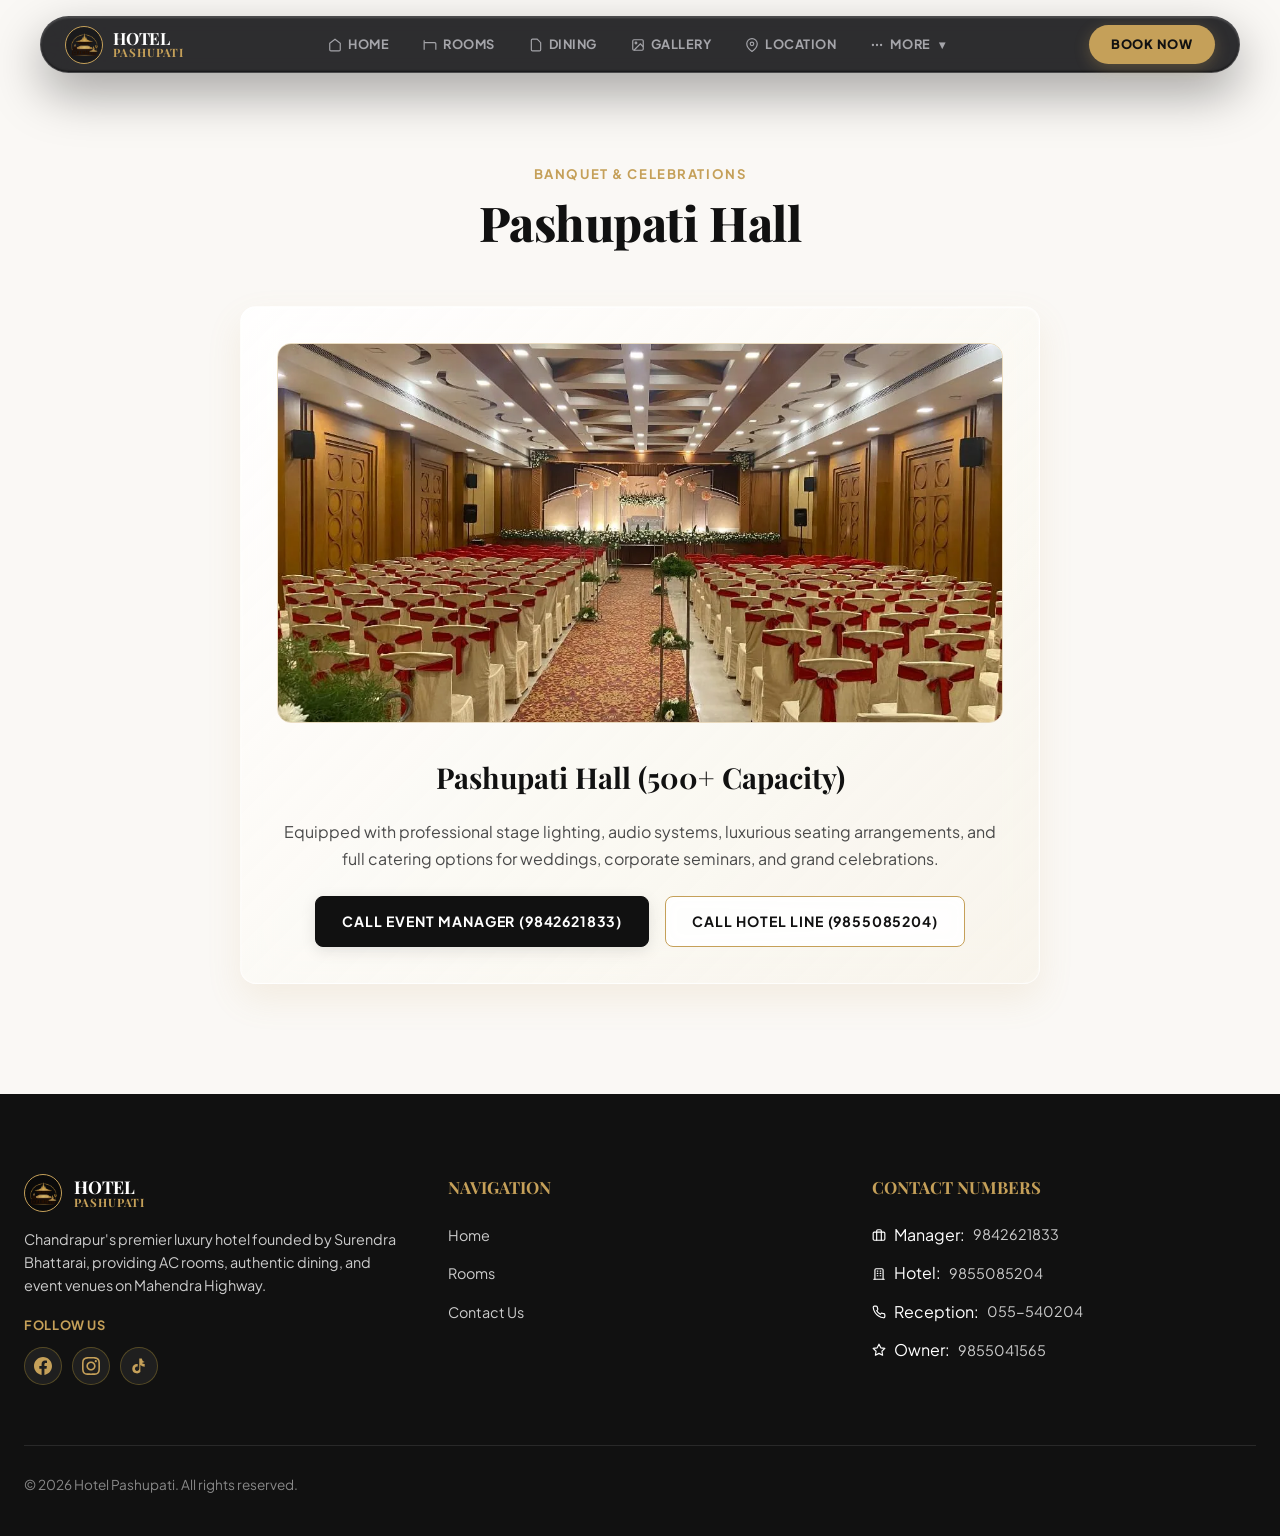
<file: events.html>
<!doctype html>
<html lang="en" prefix="og: http://ogp.me/ns#">
<head>
  <meta charset="utf-8" />
  <meta name="viewport" content="width=device-width, initial-scale=1" />
  
  <title>Event & Banquet Hall | Hotel Pashupati Chandrapur</title>
  <meta name="description" content="Enjoy premium accommodation and personalized hospitality at Hotel Pashupati, one of the finest places to stay in Chandrapur, Rautahat." />
  <meta name="theme-color" content="#FFFFFF" />
  
  <link rel="canonical" href="https://hotelpashupati.com.np/events.html" />

  <!-- Site Favicon & Google Search Results Icon (Placed at TOP of HEAD for Safari & Googlebot) -->
  <link rel="icon" type="image/png" sizes="512x512" href="favicon-512x512.png" />
  <link rel="icon" type="image/png" sizes="192x192" href="favicon-192x192.png" />
  <link rel="icon" type="image/png" sizes="144x144" href="favicon-144x144.png" />
  <link rel="icon" type="image/png" sizes="96x96" href="favicon-96x96.png" />
  <link rel="icon" type="image/png" sizes="48x48" href="favicon-48x48.png" />
  <link rel="icon" type="image/png" sizes="32x32" href="favicon-32x32.png" />
  <link rel="icon" type="image/png" sizes="16x16" href="favicon-16x16.png" />
  <link rel="icon" type="image/png" href="Logo.webp" />
  <link rel="shortcut icon" href="favicon.ico" />
  <link rel="apple-touch-icon" sizes="180x180" href="apple-touch-icon.png" />
  <link rel="manifest" href="site.webmanifest" />

  <link rel="dns-prefetch" href="https://fonts.googleapis.com" />
  <link rel="preconnect" href="https://fonts.googleapis.com" />
  <link rel="preconnect" href="https://fonts.gstatic.com" crossorigin />
  <link rel="preload" as="style" href="https://fonts.googleapis.com/css2?family=Cormorant+Garamond:ital,wght@0,400;0,600;0,700;1,400;1,600&family=Outfit:wght@300;400;500;600;700;800&family=Playfair+Display:ital,wght@0,400..900;1,400..900&family=Plus+Jakarta+Sans:wght@300;400;500;600;700;800&display=swap" />
  <link rel="stylesheet" href="https://fonts.googleapis.com/css2?family=Cormorant+Garamond:ital,wght@0,400;0,600;0,700;1,400;1,600&family=Outfit:wght@300;400;500;600;700;800&family=Playfair+Display:ital,wght@0,400..900;1,400..900&family=Plus+Jakarta+Sans:wght@300;400;500;600;700;800&display=swap" media="print" onload="this.media='all'" />
  <noscript><link rel="stylesheet" href="https://fonts.googleapis.com/css2?family=Cormorant+Garamond:ital,wght@0,400;0,600;0,700;1,400;1,600&family=Outfit:wght@300;400;500;600;700;800&family=Playfair+Display:ital,wght@0,400..900;1,400..900&family=Plus+Jakarta+Sans:wght@300;400;500;600;700;800&display=swap" /></noscript>
  <link rel="stylesheet" href="style.css" />
  
  <script src="script.js" defer></script>

  <!-- Open Graph & Social Media Preview Cards (Facebook, Instagram, TikTok, WhatsApp) -->
  <meta property="og:image" content="https://hotelpashupati.com.np/Logo.webp" />
  <meta property="og:image:type" content="image/png" />
  <meta property="og:image:width" content="1024" />
  <meta property="og:image:height" content="1024" />
  <meta property="og:logo" content="https://hotelpashupati.com.np/Logo.webp" />
  <meta name="twitter:card" content="summary_large_image" />
  <meta name="twitter:image" content="https://hotelpashupati.com.np/Logo.webp" />

</head>
<body>

  <!-- Aesthetic Dark Liquid Glass Capsule Header -->
  <header>
    <div class="container">
      <div class="nav-glass-capsule">
        <nav>
          <a href="index.html" class="brand">
            <img src="Logo.webp?v=3" alt="Hotel Pashupati Logo" class="brand-logo-img" style="width:38px; height:38px; max-width:38px; max-height:38px; object-fit:contain; border-radius:50%; border:1.5px solid #C5A059; background:rgba(0,0,0,0.4); padding:2px; flex-shrink:0;" onerror="this.onerror=null;this.src='logo_web.webp';" />
            <div class="brand-name">Hotel <span>Pashupati</span></div>
          </a>

          <ul class="navlinks" id="primaryNav">
            <li><a href="index.html"><svg class="nav-svg-icon" viewBox="0 0 24 24" fill="none" stroke="currentColor" stroke-width="2"><path d="M3 9l9-7 9 7v11a2 2 0 0 1-2 2H5a2 2 0 0 1-2-2z"></path></svg>Home</a></li>
            <li><a href="rooms.html"><svg class="nav-svg-icon" viewBox="0 0 24 24" fill="none" stroke="currentColor" stroke-width="2"><path d="M2 4v16"></path><path d="M2 8h18a2 2 0 0 1 2 2v10"></path></svg>Rooms</a></li>
            <li><a href="menu.html"><svg class="nav-svg-icon" viewBox="0 0 24 24" fill="none" stroke="currentColor" stroke-width="2"><path d="M14 2H6a2 2 0 0 0-2 2v16a2 2 0 0 0 2 2h12a2 2 0 0 0 2-2V8z"></path></svg>Dining</a></li>
            <li><a href="gallery.html"><svg class="nav-svg-icon" viewBox="0 0 24 24" fill="none" stroke="currentColor" stroke-width="2"><rect x="3" y="3" width="18" height="18" rx="2"/><circle cx="8.5" cy="8.5" r="1.5"/><polyline points="21 15 16 10 5 21"/></svg>Gallery</a></li>
            <li><a href="location.html"><svg class="nav-svg-icon" viewBox="0 0 24 24" fill="none" stroke="currentColor" stroke-width="2"><path d="M21 10c0 7-9 13-9 13s-9-6-9-13a9 9 0 0 1 18 0z"/><circle cx="12" cy="10" r="3"/></svg>Location</a></li>
            <li class="nav-dropdown">
              <a href="#" class="nav-dropdown-trigger" onclick="return false;">
                <svg class="nav-svg-icon" viewBox="0 0 24 24" fill="none" stroke="currentColor" stroke-width="2"><circle cx="12" cy="12" r="1"/><circle cx="19" cy="12" r="1"/><circle cx="5" cy="12" r="1"/></svg>
                More <span class="dropdown-arrow">▾</span>
              </a>
              <div class="nav-dropdown-menu">
                <a href="events.html" class="active"><svg class="nav-svg-icon" viewBox="0 0 24 24" fill="none" stroke="currentColor" stroke-width="2"><rect x="3" y="4" width="18" height="18" rx="2"></rect></svg>Events &amp; Halls</a>
                <a href="reviews.html"><svg class="nav-svg-icon" viewBox="0 0 24 24" fill="none" stroke="currentColor" stroke-width="2"><path d="M12 2l3.09 6.26L22 9.27l-5 4.87 1.18 6.88L12 17.77l-6.18 3.25L7 14.14 2 9.27l6.91-1.01L12 2z"/></svg>Guest Reviews</a>
                <a href="blog.html"><svg class="nav-svg-icon" viewBox="0 0 24 24" fill="none" stroke="currentColor" stroke-width="2"><path d="M4 19.5A2.5 2.5 0 0 1 6.5 17H20"/><path d="M6.5 2H20v20H6.5A2.5 2.5 0 0 1 4 19.5v-15A2.5 2.5 0 0 1 6.5 2z"/></svg>Travel Blog</a>
                <a href="owner.html"><svg class="nav-svg-icon" viewBox="0 0 24 24" fill="none" stroke="currentColor" stroke-width="2"><path d="M20 21v-2a4 4 0 0 0-4-4H8a4 4 0 0 0-4 4v2"></path><circle cx="12" cy="7" r="4"></circle></svg>Owner Story</a>
                <a href="about.html"><svg class="nav-svg-icon" viewBox="0 0 24 24" fill="none" stroke="currentColor" stroke-width="2"><circle cx="12" cy="12" r="10"></circle></svg>About Us</a>
                <a href="contact.html"><svg class="nav-svg-icon" viewBox="0 0 24 24" fill="none" stroke="currentColor" stroke-width="2"><path d="M4 4h16c1.1 0 2 .9 2 2v12c0 1.1-.9 2-2 2H4c-1.1 0-2-.9-2-2V6c0-1.1.9-2 2-2z"></path></svg>Contact Us</a>
              </div>
            </li>
          </ul>

          <div class="header-actions">
            <a href="#booking" onclick="return handleBooking(event)" class="btn-nav-cta">Book Now</a>
            <button class="mobile-nav-toggle" id="menuToggle" aria-label="Toggle Navigation"><svg width="20" height="20" viewBox="0 0 24 24" fill="none" stroke="currentColor" stroke-width="2" stroke-linecap="round" stroke-linejoin="round"><line x1="3" y1="12" x2="21" y2="12"></line><line x1="3" y1="6" x2="21" y2="6"></line><line x1="3" y1="18" x2="21" y2="18"></line></svg></button>
          </div>
        </nav>
      </div>
    </div>
  </header>

  <section class="section" style="padding-top:160px; background:var(--bg-secondary);">
    <div class="container">
      <div class="section-header reveal">
        <span class="section-tag">Banquet & Celebrations</span>
        <h1 class="section-title">Pashupati Hall</h1>
      </div>

      <div class="liquid-glass reveal" style="padding:36px; max-width:800px; margin:0 auto; text-align:center;">
        <img src="2.webp" alt="Pashupati Hall - Event & Wedding Banquet Venue" style="width:100%; max-height:380px; object-fit:cover; border-radius:14px; margin-bottom:24px; border:1px solid var(--border-gold);" />
        <h3 style="font-family:var(--font-heading); font-size:1.8rem; color:var(--color-black); margin-bottom:16px;">Pashupati Hall (500+ Capacity)</h3>
        <p style="color:var(--text-secondary); line-height:1.7; margin-bottom:24px;">
          Equipped with professional stage lighting, audio systems, luxurious seating arrangements, and full catering options for weddings, corporate seminars, and grand celebrations.
        </p>

        <div style="display:flex; justify-content:center; gap:16px; flex-wrap:wrap;">
          <a href="tel:+9779842621833" onclick="return handleBooking(event, '+9779842621833')" class="btn btn-primary">Call Event Manager (9842621833)</a>
          <a href="tel:+9779855085204" onclick="return handleBooking(event, '+9779855085204')" class="btn btn-outline">Call Hotel Line (9855085204)</a>
        </div>
      </div>
    </div>
  </section>

  <!-- Footer -->
  <footer>
    <div class="container">
      <div class="footer-grid">
        <div class="footer-col">
          <div style="display:flex; align-items:center; gap:12px; margin-bottom:16px;">
            <img src="Logo.webp?v=3" alt="Hotel Pashupati Logo" class="brand-logo-img" style="width:38px; height:38px; max-width:38px; max-height:38px; object-fit:contain; border-radius:50%; border:1.5px solid #C5A059; background:rgba(0,0,0,0.4); padding:2px; flex-shrink:0;" onerror="this.onerror=null;this.src='logo_web.webp';" />
            <div class="brand-name" style="color:#fff; font-size:1.1rem;">Hotel <span style="color:var(--color-gold);">Pashupati</span></div>
          </div>
          <p style="color:#CCCCCC; font-size:0.9rem; line-height:1.6;">
            Chandrapur's premier luxury hotel founded by Surendra Bhattarai, providing AC rooms, authentic dining, and event venues on Mahendra Highway.
          </p>
          <div style="margin-top:18px;">
            <div style="font-size:0.8rem; font-weight:700; text-transform:uppercase; letter-spacing:0.05em; color:var(--color-gold); margin-bottom:10px;">Follow Us</div>
            <div class="footer-social-links" style="display:flex; gap:10px;">
              <a href="https://facebook.com" target="_blank" rel="noopener noreferrer" class="social-icon-btn" aria-label="Facebook">
                <svg viewBox="0 0 24 24" fill="currentColor"><path d="M24 12.073c0-6.627-5.373-12-12-12s-12 5.373-12 12c0 5.99 4.388 10.954 10.125 11.854v-8.385H7.078v-3.47h3.047V9.43c0-3.007 1.792-4.669 4.533-4.669 1.312 0 2.686.235 2.686.235v2.953H15.83c-1.491 0-1.956.925-1.956 1.874v2.25h3.328l-.532 3.47h-2.796v8.385C19.612 23.027 24 18.062 24 12.073z"/></svg>
              </a>
              <a href="https://instagram.com" target="_blank" rel="noopener noreferrer" class="social-icon-btn" aria-label="Instagram">
                <svg viewBox="0 0 24 24" fill="currentColor"><path d="M12 2.163c3.204 0 3.584.012 4.85.07 3.252.148 4.771 1.691 4.919 4.919.058 1.265.069 1.645.069 4.849 0 3.205-.012 3.584-.069 4.849-.149 3.225-1.664 4.771-4.919 4.919-1.266.058-1.644.07-4.85.07-3.204 0-3.584-.012-4.849-.07-3.26-.149-4.771-1.699-4.919-4.92-.058-1.265-.07-1.644-.07-4.849 0-3.204.013-3.583.07-4.849.149-3.227 1.664-4.771 4.919-4.919 1.266-.057 1.645-.069 4.849-.069zm0-2.163c-3.259 0-3.667.014-4.947.072-4.358.2-6.78 2.618-6.98 6.98-.059 1.281-.073 1.689-.073 4.948 0 3.259.014 3.668.072 4.948.2 4.358 2.618 6.78 6.98 6.98 1.281.058 1.689.072 4.948.072 3.259 0 3.668-.014 4.948-.072 4.354-.2 6.782-2.618 6.979-6.98.059-1.28.073-1.689.073-4.948 0-3.259-.014-3.667-.072-4.947-.196-4.354-2.617-6.78-6.979-6.98-1.281-.059-1.69-.073-4.949-.073zm0 5.838c-3.403 0-6.162 2.759-6.162 6.162s2.759 6.163 6.162 6.163 6.162-2.759 6.162-6.163c0-3.403-2.759-6.162-6.162-6.162zm0 10.162c-2.209 0-4-1.79-4-4 0-2.209 1.791-4 4-4s4 1.791 4 4c0 2.21-1.791 4-4 4zm6.406-11.845c-.796 0-1.441.645-1.441 1.44s.645 1.44 1.441 1.44c.795 0 1.439-.645 1.439-1.44s-.644-1.44-1.439-1.44z"/></svg>
              </a>
              <a href="https://tiktok.com" target="_blank" rel="noopener noreferrer" class="social-icon-btn" aria-label="TikTok">
                <svg viewBox="0 0 24 24" fill="currentColor"><path d="M19.59 6.69a4.83 4.83 0 0 1-3.77-4.25V2h-3.45v13.67a2.89 2.89 0 0 1-5.2 1.74 2.89 2.89 0 0 1 2.31-4.64c.29 0 .56.04.82.1v-3.5a6.34 6.34 0 0 0-1-.08A6.34 6.34 0 0 0 3 15.58a6.34 6.34 0 0 0 10.82 4.46V10.7a8.27 8.27 0 0 0 5.77 2.26v-3.55a4.84 4.84 0 0 1-3.77-1.42z"/></svg>
              </a>
            </div>
          </div>
        </div>
        <div class="footer-col">
          <h4>Navigation</h4>
          <ul class="footer-links">
            <li><a href="index.html">Home</a></li>
            <li><a href="rooms.html">Rooms</a></li>
            <li><a href="contact.html">Contact Us</a></li>
          </ul>
        </div>
        <div class="footer-col">
          <h4>Contact Numbers</h4>
          <ul class="footer-links">
            <li style="display:flex; align-items:center; gap:8px;">
              <svg class="nav-svg-icon" viewBox="0 0 24 24" fill="none" stroke="currentColor" stroke-width="2" stroke-linecap="round" stroke-linejoin="round"><rect x="2" y="7" width="20" height="14" rx="2" ry="2"></rect><path d="M16 21V5a2 2 0 0 0-2-2h-4a2 2 0 0 0-2 2v16"></path></svg>
              Manager: <a href="tel:+9779842621833">9842621833</a>
            </li>
            <li style="display:flex; align-items:center; gap:8px;">
              <svg class="nav-svg-icon" viewBox="0 0 24 24" fill="none" stroke="currentColor" stroke-width="2" stroke-linecap="round" stroke-linejoin="round"><path d="M3 21h18"></path><path d="M5 21V5a2 2 0 0 1 2-2h10a2 2 0 0 1 2 2v16"></path><path d="M9 7h1"></path><path d="M9 11h1"></path><path d="M9 15h1"></path><path d="M14 7h1"></path><path d="M14 11h1"></path><path d="M14 15h1"></path></svg>
              Hotel: <a href="tel:+9779855085204">9855085204</a>
            </li>
            <li style="display:flex; align-items:center; gap:8px;">
              <svg class="nav-svg-icon" viewBox="0 0 24 24" fill="none" stroke="currentColor" stroke-width="2" stroke-linecap="round" stroke-linejoin="round"><path d="M22 16.92v3a2 2 0 0 1-2.18 2 19.79 19.79 0 0 1-8.63-3.07 19.5 19.5 0 0 1-6-6 19.79 19.79 0 0 1-3.07-8.67A2 2 0 0 1 4.11 2h3a2 2 0 0 1 2 1.72 12.84 12.84 0 0 0 .7 2.81 2 2 0 0 1-.45 2.11L8.09 9.91a16 16 0 0 0 6 6l1.27-1.27a2 2 0 0 1 2.11-.45 12.84 12.84 0 0 0 2.81.7A2 2 0 0 1 22 16.92z"></path></svg>
              Reception: <a href="tel:055540204">055-540204</a>
            </li>
            <li style="display:flex; align-items:center; gap:8px;">
              <svg class="nav-svg-icon" viewBox="0 0 24 24" fill="none" stroke="currentColor" stroke-width="2" stroke-linecap="round" stroke-linejoin="round"><path d="M12 2l3.09 6.26L22 9.27l-5 4.87 1.18 6.88L12 17.77l-6.18 3.25L7 14.14 2 9.27l6.91-1.01L12 2z"></path></svg>
              Owner: <a href="tel:+9779855041565">9855041565</a>
            </li>
          </ul>
        </div>
      </div>
      <div class="footer-bottom">
        <div>&copy; <span id="year"></span> Hotel Pashupati. All rights reserved.</div>
      </div>
    </div>
  </footer>

  <!-- Dedicated Mobile 5-Tab Bottom App Dock (<768px) -->
  <nav class="mobile-app-dock" aria-label="Mobile Navigation Dock">
    <a href="index.html" class="mobile-dock-tab" data-page="index">
      <svg width="20" height="20" viewBox="0 0 24 24" fill="none" stroke="currentColor" stroke-width="2" stroke-linecap="round" stroke-linejoin="round"><path d="M3 9l9-7 9 7v11a2 2 0 0 1-2 2H5a2 2 0 0 1-2-2z"></path><polyline points="9 22 9 12 15 12 15 22"></polyline></svg>
      <span>Home</span>
    </a>
    <a href="rooms.html" class="mobile-dock-tab" data-page="rooms">
      <svg width="20" height="20" viewBox="0 0 24 24" fill="none" stroke="currentColor" stroke-width="2" stroke-linecap="round" stroke-linejoin="round"><path d="M2 4v16"></path><path d="M2 8h18a2 2 0 0 1 2 2v10"></path><path d="M2 17h20"></path><path d="M6 8v9"></path></svg>
      <span>Rooms</span>
    </a>
    <a href="menu.html" class="mobile-dock-tab" data-page="menu">
      <svg width="20" height="20" viewBox="0 0 24 24" fill="none" stroke="currentColor" stroke-width="2" stroke-linecap="round" stroke-linejoin="round"><path d="M18 8A6 6 0 0 0 6 8c0 7-3 9-3 9h18s-3-2-3-9"></path><path d="M13.73 21a2 2 0 0 1-3.46 0"></path></svg>
      <span>Menu</span>
    </a>
    <a href="contact.html" class="mobile-dock-tab" data-page="contact">
      <svg width="20" height="20" viewBox="0 0 24 24" fill="none" stroke="currentColor" stroke-width="2" stroke-linecap="round" stroke-linejoin="round"><path d="M22 16.92v3a2 2 0 0 1-2.18 2 19.79 19.79 0 0 1-8.63-3.07 19.5 19.5 0 0 1-6-6 19.79 19.79 0 0 1-3.07-8.67A2 2 0 0 1 4.11 2h3a2 2 0 0 1 2 1.72 12.84 12.84 0 0 0 .7 2.81 2 2 0 0 1-.45 2.11L8.09 9.91a16 16 0 0 0 6 6l1.27-1.27a2 2 0 0 1 2.11-.45 12.84 12.84 0 0 0 2.81.7A2 2 0 0 1 22 16.92z"></path></svg>
      <span>Contact</span>
    </a>
    <button type="button" class="mobile-dock-tab dock-book-btn" onclick="openBookingModal()">
      <svg width="20" height="20" viewBox="0 0 24 24" fill="none" stroke="currentColor" stroke-width="2" stroke-linecap="round" stroke-linejoin="round"><rect x="3" y="4" width="18" height="18" rx="2" ry="2"></rect><line x1="16" y1="2" x2="16" y2="6"></line><line x1="8" y1="2" x2="8" y2="6"></line><line x1="3" y1="10" x2="21" y2="10"></line></svg>
      <span>Book</span>
    </button>
  </nav>

</body>
</html>
</file>
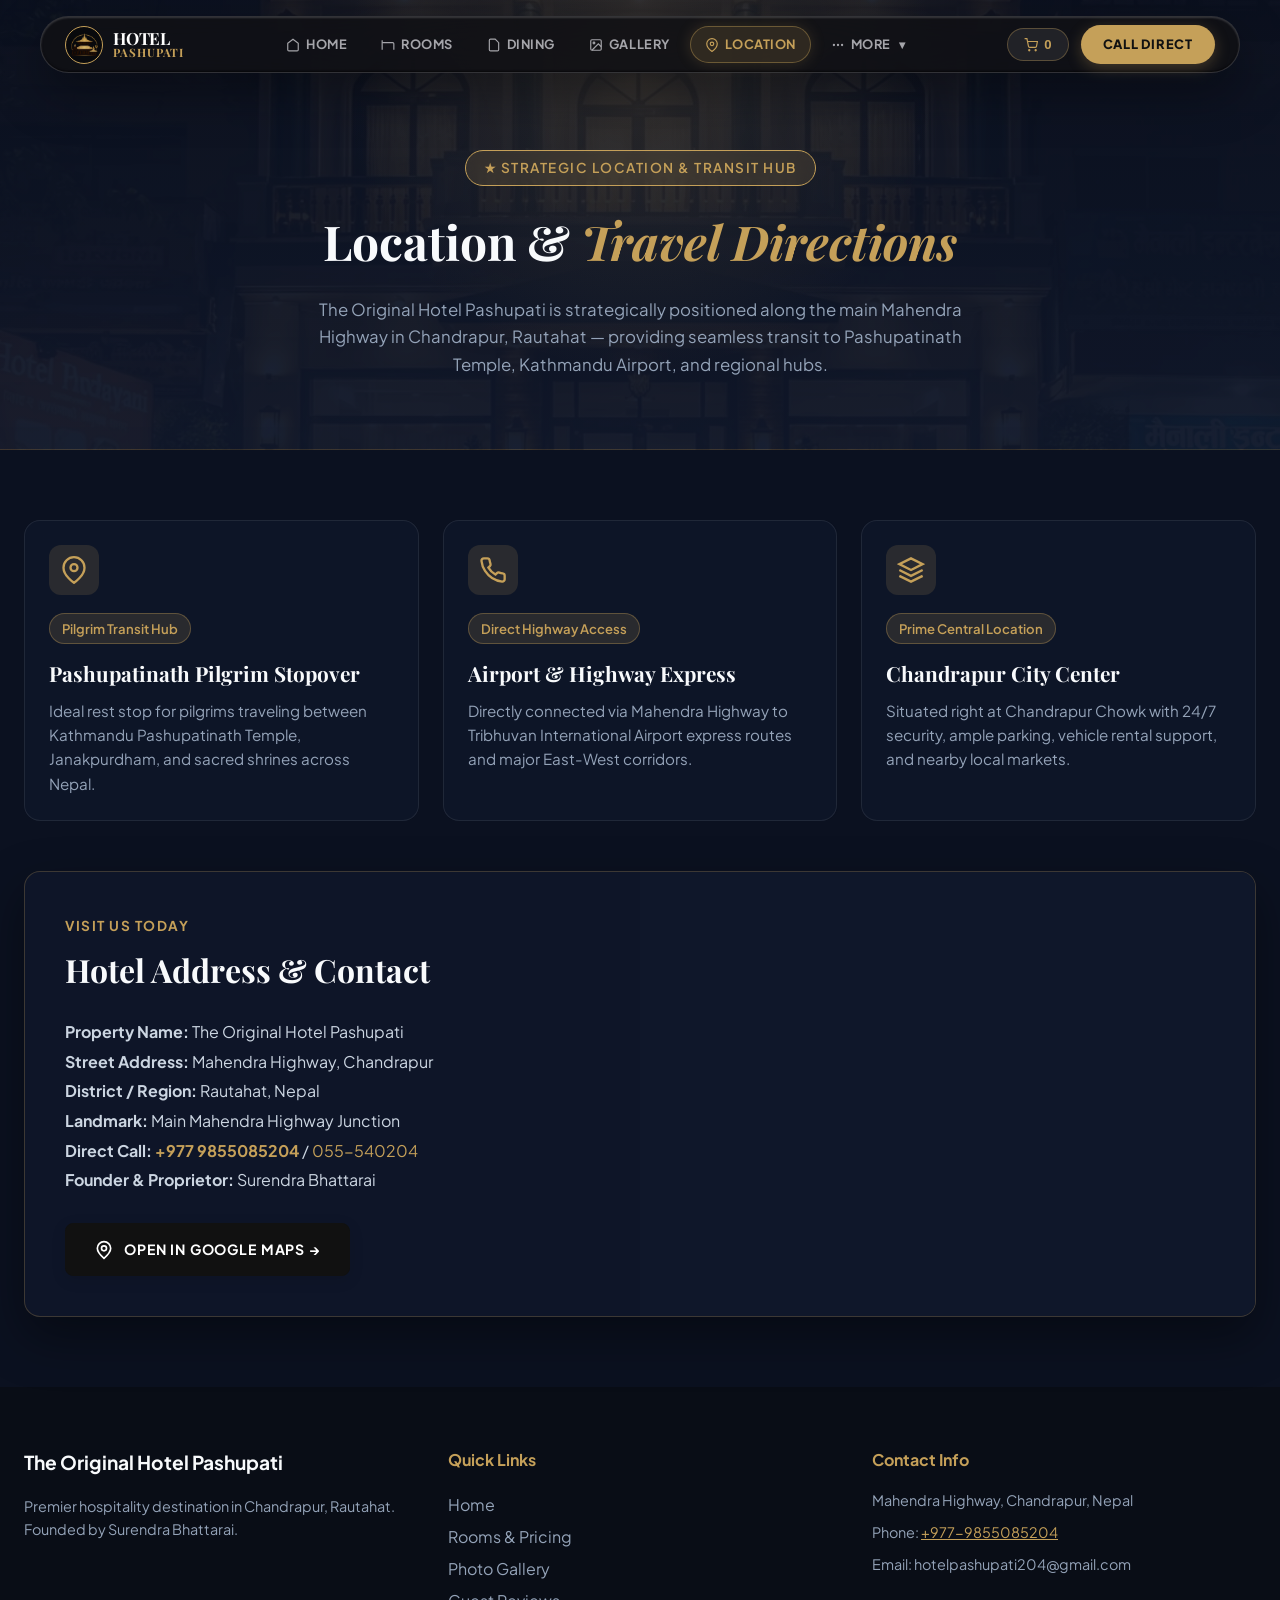
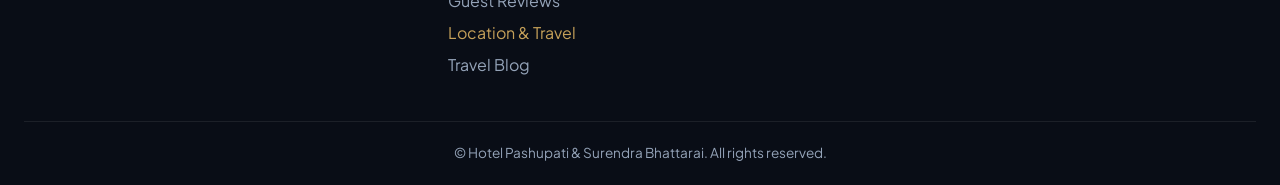
<file: location.html>
<!doctype html>
<html lang="en" prefix="og: http://ogp.me/ns#">

<head>
  <meta charset="utf-8" />
  <meta name="viewport" content="width=device-width, initial-scale=1" />

  <title>Location & Travel Guide | Hotel Pashupati Near Pashupatinath & Airport Nepal</title>
  <meta name="description"
    content="Find location details, directions, and precise travel routes to Pashupatinath Temple, Tribhuvan International Airport, Gaushala, and Mahendra Highway at Hotel Pashupati." />
  <meta name="keywords"
    content="Hotel Pashupati Location, Hotel near Pashupatinath Temple, Hotel near Kathmandu Airport, Hotel Pashupati Gaushala, Hotel Pashupati Chandrapur Rautahat, How to reach Hotel Pashupati" />
  <meta name="theme-color" content="#FFFFFF" />

  <link rel="canonical" href="https://hotelpashupati.com.np/location.html" />

  <!-- Favicons -->
  <link rel="icon" type="image/png" sizes="512x512" href="favicon-512x512.png" />
  <link rel="icon" type="image/png" sizes="192x192" href="favicon-192x192.png" />
  <link rel="icon" type="image/png" href="Logo.webp" />
  <link rel="shortcut icon" href="favicon.ico" />
  <link rel="apple-touch-icon" sizes="180x180" href="apple-touch-icon.png" />
  <link rel="manifest" href="site.webmanifest" />

  <link rel="dns-prefetch" href="https://fonts.googleapis.com" />
  <link rel="preconnect" href="https://fonts.googleapis.com" />
  <link rel="preconnect" href="https://fonts.gstatic.com" crossorigin />
  <link rel="preload" as="style"
    href="https://fonts.googleapis.com/css2?family=Cormorant+Garamond:ital,wght@0,400;0,600;0,700;1,400;1,600&family=Outfit:wght@300;400;500;600;700;800&family=Playfair+Display:ital,wght@0,400..900;1,400..900&family=Plus+Jakarta+Sans:wght@300;400;500;600;700;800&display=swap" />
  <link rel="stylesheet"
    href="https://fonts.googleapis.com/css2?family=Cormorant+Garamond:ital,wght@0,400;0,600;0,700;1,400;1,600&family=Outfit:wght@300;400;500;600;700;800&family=Playfair+Display:ital,wght@0,400..900;1,400..900&family=Plus+Jakarta+Sans:wght@300;400;500;600;700;800&display=swap"
    media="print" onload="this.media='all'" />
  <noscript>
    <link rel="stylesheet"
      href="https://fonts.googleapis.com/css2?family=Cormorant+Garamond:ital,wght@0,400;0,600;0,700;1,400;1,600&family=Outfit:wght@300;400;500;600;700;800&family=Playfair+Display:ital,wght@0,400..900;1,400..900&family=Plus+Jakarta+Sans:wght@300;400;500;600;700;800&display=swap" />
  </noscript>
  <link rel="stylesheet" href="style.css" />

  <script src="script.js" defer></script>

  <!-- Open Graph -->
  <meta property="og:title" content="Location & Directions | Hotel Pashupati Nepal" />
  <meta property="og:description" content="View routes, distances to Pashupatinath Temple & Kathmandu Airport, and map location." />
  <meta property="og:image" content="https://hotelpashupati.com.np/Logo.webp" />
  <meta property="og:url" content="https://hotelpashupati.com.np/location.html" />
  <meta property="og:type" content="website" />

  <!-- Schema Markup -->
  <script type="application/ld+json">
  {
    "@context": "https://schema.org",
    "@type": "Place",
    "name": "Hotel Pashupati Location & Transit Hub",
    "address": {
      "@type": "PostalAddress",
      "streetAddress": "Mahendra Highway",
      "addressLocality": "Chandrapur",
      "addressRegion": "Rautahat",
      "addressCountry": "NP"
    },
    "telephone": "+9779855085204"
  }
  </script>
</head>

<body>

  <!-- Header Navigation -->
  <header>
    <div class="container">
      <div class="nav-glass-capsule">
        <nav>
          <a href="index.html" class="brand">
            <img src="Logo.webp?v=3" alt="Hotel Pashupati Logo" class="brand-logo-img"
              style="width:38px; height:38px; max-width:38px; max-height:38px; object-fit:contain; border-radius:50%; border:1.5px solid #C5A059; background:rgba(0,0,0,0.4); padding:2px; flex-shrink:0;"
              onerror="this.onerror=null;this.src='logo_web.webp';" />
            <div class="brand-name">Hotel <span>Pashupati</span></div>
          </a>

          <ul class="navlinks" id="primaryNav">
            <li><a href="index.html"><svg class="nav-svg-icon" viewBox="0 0 24 24" fill="none" stroke="currentColor" stroke-width="2"><path d="M3 9l9-7 9 7v11a2 2 0 0 1-2 2H5a2 2 0 0 1-2-2z"></path></svg>Home</a></li>
            <li><a href="rooms.html"><svg class="nav-svg-icon" viewBox="0 0 24 24" fill="none" stroke="currentColor" stroke-width="2"><path d="M2 4v16"></path><path d="M2 8h18a2 2 0 0 1 2 2v10"></path></svg>Rooms</a></li>
            <li><a href="menu.html"><svg class="nav-svg-icon" viewBox="0 0 24 24" fill="none" stroke="currentColor" stroke-width="2"><path d="M14 2H6a2 2 0 0 0-2 2v16a2 2 0 0 0 2 2h12a2 2 0 0 0 2-2V8z"></path></svg>Dining</a></li>
            <li><a href="gallery.html"><svg class="nav-svg-icon" viewBox="0 0 24 24" fill="none" stroke="currentColor" stroke-width="2"><rect x="3" y="3" width="18" height="18" rx="2"/><circle cx="8.5" cy="8.5" r="1.5"/><polyline points="21 15 16 10 5 21"/></svg>Gallery</a></li>
            <li><a href="location.html" class="active"><svg class="nav-svg-icon" viewBox="0 0 24 24" fill="none" stroke="currentColor" stroke-width="2"><path d="M21 10c0 7-9 13-9 13s-9-6-9-13a9 9 0 0 1 18 0z"/><circle cx="12" cy="10" r="3"/></svg>Location</a></li>
            <li class="nav-dropdown">
              <a href="#" class="nav-dropdown-trigger" onclick="return false;">
                <svg class="nav-svg-icon" viewBox="0 0 24 24" fill="none" stroke="currentColor" stroke-width="2"><circle cx="12" cy="12" r="1"/><circle cx="19" cy="12" r="1"/><circle cx="5" cy="12" r="1"/></svg>
                More <span class="dropdown-arrow">▾</span>
              </a>
              <div class="nav-dropdown-menu">
                <a href="events.html"><svg class="nav-svg-icon" viewBox="0 0 24 24" fill="none" stroke="currentColor" stroke-width="2"><rect x="3" y="4" width="18" height="18" rx="2"></rect></svg>Events &amp; Halls</a>
                <a href="reviews.html"><svg class="nav-svg-icon" viewBox="0 0 24 24" fill="none" stroke="currentColor" stroke-width="2"><path d="M12 2l3.09 6.26L22 9.27l-5 4.87 1.18 6.88L12 17.77l-6.18 3.25L7 14.14 2 9.27l6.91-1.01L12 2z"/></svg>Guest Reviews</a>
                <a href="blog.html"><svg class="nav-svg-icon" viewBox="0 0 24 24" fill="none" stroke="currentColor" stroke-width="2"><path d="M4 19.5A2.5 2.5 0 0 1 6.5 17H20"/><path d="M6.5 2H20v20H6.5A2.5 2.5 0 0 1 4 19.5v-15A2.5 2.5 0 0 1 6.5 2z"/></svg>Travel Blog</a>
                <a href="owner.html"><svg class="nav-svg-icon" viewBox="0 0 24 24" fill="none" stroke="currentColor" stroke-width="2"><path d="M20 21v-2a4 4 0 0 0-4-4H8a4 4 0 0 0-4 4v2"></path><circle cx="12" cy="7" r="4"></circle></svg>Owner Story</a>
                <a href="about.html"><svg class="nav-svg-icon" viewBox="0 0 24 24" fill="none" stroke="currentColor" stroke-width="2"><circle cx="12" cy="12" r="10"></circle></svg>About Us</a>
                <a href="contact.html"><svg class="nav-svg-icon" viewBox="0 0 24 24" fill="none" stroke="currentColor" stroke-width="2"><path d="M4 4h16c1.1 0 2 .9 2 2v12c0 1.1-.9 2-2 2H4c-1.1 0-2-.9-2-2V6c0-1.1.9-2 2-2z"></path></svg>Contact Us</a>
              </div>
            </li>
          </ul>

          <div class="header-actions">
            <button onclick="openCart()" class="nav-cart-btn" aria-label="Shopping Cart">
              <svg class="nav-svg-icon" viewBox="0 0 24 24" fill="none" stroke="currentColor" stroke-width="2"><circle cx="9" cy="21" r="1"/><circle cx="20" cy="21" r="1"/><path d="M1 1h4l2.68 13.39a2 2 0 0 0 2 1.61h9.72a2 2 0 0 0 2-1.61L23 6H6"/></svg>
              <span id="cart-count">0</span>
            </button>
            <a href="tel:+9779855085204" class="btn-nav-cta">Call Direct</a>
            <button class="mobile-nav-toggle" id="menuToggle" aria-label="Toggle Navigation">
              <svg width="20" height="20" viewBox="0 0 24 24" fill="none" stroke="currentColor" stroke-width="2"><line x1="3" y1="12" x2="21" y2="12"></line><line x1="3" y1="6" x2="21" y2="6"></line><line x1="3" y1="18" x2="21" y2="18"></line></svg>
            </button>
          </div>
        </nav>
      </div>
    </div>
  </header>

  <!-- Page Banner -->
  <section class="page-luxury-hero">
    <div class="container">
      <span class="page-hero-badge">★ Strategic Location &amp; Transit Hub</span>
      <h1 class="page-hero-title">Location &amp; <span>Travel Directions</span></h1>
      <p class="page-hero-desc">
        The Original Hotel Pashupati is strategically positioned along the main Mahendra Highway in Chandrapur, Rautahat — providing seamless transit to Pashupatinath Temple, Kathmandu Airport, and regional hubs.
      </p>
    </div>
  </section>

  <!-- Distance Highlights Grid -->
  <section class="luxury-section-dark">
    <div class="container">
      
      <div style="display: grid; grid-template-columns: repeat(auto-fit, minmax(300px, 1fr)); gap: 24px; margin-bottom: 50px;">
        
        <div class="location-hub-card">
          <div style="width: 50px; height: 50px; border-radius: 12px; background: rgba(197,160,89,0.15); color: #C5A059; display: flex; align-items: center; justify-content: center; margin-bottom: 18px;">
            <svg width="28" height="28" viewBox="0 0 24 24" fill="none" stroke="currentColor" stroke-width="2"><path d="M21 10c0 7-9 13-9 13s-9-6-9-13a9 9 0 0 1 18 0z"/><circle cx="12" cy="10" r="3"/></svg>
          </div>
          <span class="location-dist-badge">Pilgrim Transit Hub</span>
          <h3 style="color: #F8FAFC; font-family: var(--font-heading); font-size: 1.3rem; margin-bottom: 8px;">Pashupatinath Pilgrim Stopover</h3>
          <p style="color: #94A3B8; font-size: 0.95rem; line-height: 1.6;">
            Ideal rest stop for pilgrims traveling between Kathmandu Pashupatinath Temple, Janakpurdham, and sacred shrines across Nepal.
          </p>
        </div>

        <div class="location-hub-card">
          <div style="width: 50px; height: 50px; border-radius: 12px; background: rgba(197,160,89,0.15); color: #C5A059; display: flex; align-items: center; justify-content: center; margin-bottom: 18px;">
            <svg width="28" height="28" viewBox="0 0 24 24" fill="none" stroke="currentColor" stroke-width="2"><path d="M22 16.92v3a2 2 0 0 1-2.18 2 19.79 19.79 0 0 1-8.63-3.07 19.5 19.5 0 0 1-6-6 19.79 19.79 0 0 1-3.07-8.67A2 2 0 0 1 4.11 2h3a2 2 0 0 1 2 1.72 12.84 12.84 0 0 0 .7 2.81 2 2 0 0 1-.45 2.11L8.09 9.91a16 16 0 0 0 6 6l1.27-1.27a2 2 0 0 1 2.11-.45 12.84 12.84 0 0 0 2.81.7A2 2 0 0 1 22 16.92z"/></svg>
          </div>
          <span class="location-dist-badge">Direct Highway Access</span>
          <h3 style="color: #F8FAFC; font-family: var(--font-heading); font-size: 1.3rem; margin-bottom: 8px;">Airport &amp; Highway Express</h3>
          <p style="color: #94A3B8; font-size: 0.95rem; line-height: 1.6;">
            Directly connected via Mahendra Highway to Tribhuvan International Airport express routes and major East-West corridors.
          </p>
        </div>

        <div class="location-hub-card">
          <div style="width: 50px; height: 50px; border-radius: 12px; background: rgba(197,160,89,0.15); color: #C5A059; display: flex; align-items: center; justify-content: center; margin-bottom: 18px;">
            <svg width="28" height="28" viewBox="0 0 24 24" fill="none" stroke="currentColor" stroke-width="2"><path d="M12 2L2 7l10 5 10-5-10-5zM2 17l10 5 10-5M2 12l10 5 10-5"/></svg>
          </div>
          <span class="location-dist-badge">Prime Central Location</span>
          <h3 style="color: #F8FAFC; font-family: var(--font-heading); font-size: 1.3rem; margin-bottom: 8px;">Chandrapur City Center</h3>
          <p style="color: #94A3B8; font-size: 0.95rem; line-height: 1.6;">
            Situated right at Chandrapur Chowk with 24/7 security, ample parking, vehicle rental support, and nearby local markets.
          </p>
        </div>

      </div>

      <!-- Address & Map Box -->
      <div style="background: rgba(15, 23, 42, 0.9); border-radius: var(--radius-md); overflow: hidden; border: 1px solid rgba(197, 160, 89, 0.25); display: grid; grid-template-columns: repeat(auto-fit, minmax(320px, 1fr)); box-shadow: 0 20px 50px rgba(0,0,0,0.4);">
        <div style="padding: 40px;">
          <span style="color: var(--color-gold); font-size: 0.85rem; text-transform: uppercase; letter-spacing: 1.5px; font-weight: 700;">Visit Us Today</span>
          <h2 style="font-family: var(--font-heading); color: #F8FAFC; font-size: 2rem; margin: 6px 0 20px;">Hotel Address &amp; Contact</h2>
          <div style="color: #CBD5E1; font-size: 1rem; line-height: 1.85; margin-bottom: 28px;">
            <p><strong>Property Name:</strong> The Original Hotel Pashupati</p>
            <p><strong>Street Address:</strong> Mahendra Highway, Chandrapur</p>
            <p><strong>District / Region:</strong> Rautahat, Nepal</p>
            <p><strong>Landmark:</strong> Main Mahendra Highway Junction</p>
            <p><strong>Direct Call:</strong> <a href="tel:+9779855085204" style="color: var(--color-gold); font-weight: 700; text-decoration: none;">+977 9855085204</a> / <a href="tel:055540204" style="color: var(--color-gold); text-decoration: none;">055-540204</a></p>
            <p><strong>Founder &amp; Proprietor:</strong> Surendra Bhattarai</p>
          </div>
          <a href="https://maps.google.com/?q=Hotel+Pashupati+Chandrapur" target="_blank" rel="noopener" class="btn btn-primary" style="padding: 14px 28px; display: inline-flex; align-items: center; gap: 10px;">
            <svg width="20" height="20" viewBox="0 0 24 24" fill="none" stroke="currentColor" stroke-width="2"><path d="M12 2a8 8 0 0 0-8 8c0 5.25 8 12 8 12s8-6.75 8-12a8 8 0 0 0-8-8z"/><circle cx="12" cy="10" r="3"/></svg>
            Open in Google Maps →
          </a>
        </div>
        <div style="background: #0F172A; min-height: 380px; position: relative;">
          <!-- Map Embed Container with User Provided Google Maps Link -->
          <iframe title="Hotel Pashupati Google Map Location" src="https://www.google.com/maps/embed?pb=!1m18!1m12!1m3!1d3551.1923395394774!2d85.3585027!3d27.1187512!2m3!1f0!2f0!3f0!3m2!1i1024!2i768!4f13.1!3m3!1m2!1s0x39eb621f12677c55%3A0x948182867c92fbc7!2sHotel%20Pashupati!5e0!3m2!1sen!2snp!4v1786306809601!5m2!1sen!2snp" width="100%" height="100%" style="border:0; min-height: 380px; filter: contrast(1.05);" allowfullscreen="" loading="lazy" referrerpolicy="strict-origin-when-cross-origin"></iframe>
        </div>
      </div>

    </div>
  </section>

  <!-- Footer -->
  <footer style="background: #090D16; color: #94A3B8; padding: 60px 0 20px;">
    <div class="container">
      <div style="display: grid; grid-template-columns: repeat(auto-fit, minmax(220px, 1fr)); gap: 40px; margin-bottom: 40px;">
        <div>
          <h3 style="color: #F8FAFC; font-size: 1.2rem; margin-bottom: 16px;">The Original Hotel Pashupati</h3>
          <p style="font-size: 0.9rem; line-height: 1.6;">Premier hospitality destination in Chandrapur, Rautahat. Founded by Surendra Bhattarai.</p>
        </div>
        <div>
          <h4 style="color: #C5A059; font-size: 1rem; margin-bottom: 16px;">Quick Links</h4>
          <ul style="list-style: none; padding: 0; margin: 0; line-height: 2;">
            <li><a href="index.html" style="color: #94A3B8; text-decoration: none;">Home</a></li>
            <li><a href="rooms.html" style="color: #94A3B8; text-decoration: none;">Rooms & Pricing</a></li>
            <li><a href="gallery.html" style="color: #94A3B8; text-decoration: none;">Photo Gallery</a></li>
            <li><a href="reviews.html" style="color: #94A3B8; text-decoration: none;">Guest Reviews</a></li>
            <li><a href="location.html" style="color: #C5A059; text-decoration: none;">Location & Travel</a></li>
            <li><a href="blog.html" style="color: #94A3B8; text-decoration: none;">Travel Blog</a></li>
          </ul>
        </div>
        <div>
          <h4 style="color: #C5A059; font-size: 1rem; margin-bottom: 16px;">Contact Info</h4>
          <p style="font-size: 0.9rem; margin-bottom: 8px;">Mahendra Highway, Chandrapur, Nepal</p>
          <p style="font-size: 0.9rem; margin-bottom: 8px;">Phone: <a href="tel:+9779855085204" style="color: #C5A059;">+977-9855085204</a></p>
          <p style="font-size: 0.9rem;">Email: hotelpashupati204@gmail.com</p>
        </div>
      </div>
      <div style="border-top: 1px solid rgba(255,255,255,0.08); padding-top: 20px; text-align: center; font-size: 0.85rem;">
        &copy; Hotel Pashupati & Surendra Bhattarai. All rights reserved.
      </div>
    </div>
  </footer>

  <!-- Mobile Navigation Bottom App Dock -->
  <nav class="mobile-app-dock" aria-label="Mobile Navigation Dock">
    <a href="index.html" class="mobile-dock-tab">
      <svg width="20" height="20" viewBox="0 0 24 24" fill="none" stroke="currentColor" stroke-width="2"><path d="M3 9l9-7 9 7v11a2 2 0 0 1-2 2H5a2 2 0 0 1-2-2z"></path></svg>
      <span>Home</span>
    </a>
    <a href="rooms.html" class="mobile-dock-tab">
      <svg width="20" height="20" viewBox="0 0 24 24" fill="none" stroke="currentColor" stroke-width="2"><path d="M2 4v16"></path><path d="M2 8h18a2 2 0 0 1 2 2v10"></path></svg>
      <span>Rooms</span>
    </a>
    <a href="location.html" class="mobile-dock-tab active">
      <svg width="20" height="20" viewBox="0 0 24 24" fill="none" stroke="currentColor" stroke-width="2"><path d="M21 10c0 7-9 13-9 13s-9-6-9-13a9 9 0 0 1 18 0z"/><circle cx="12" cy="10" r="3"/></svg>
      <span>Location</span>
    </a>
    <a href="reviews.html" class="mobile-dock-tab">
      <svg width="20" height="20" viewBox="0 0 24 24" fill="none" stroke="currentColor" stroke-width="2"><path d="M12 2l3.09 6.26L22 9.27l-5 4.87 1.18 6.88L12 17.77l-6.18 3.25L7 14.14 2 9.27l6.91-1.01L12 2z"/></svg>
      <span>Reviews</span>
    </a>
    <a href="tel:+9779855085204" class="mobile-dock-tab dock-book-btn">
      <svg width="20" height="20" viewBox="0 0 24 24" fill="none" stroke="currentColor" stroke-width="2"><path d="M22 16.92v3a2 2 0 0 1-2.18 2 19.79 19.79 0 0 1-8.63-3.07 19.5 19.5 0 0 1-6-6 19.79 19.79 0 0 1-3.07-8.67A2 2 0 0 1 4.11 2h3a2 2 0 0 1 2 1.72 12.84 12.84 0 0 0 .7 2.81 2 2 0 0 1-.45 2.11L8.09 9.91a16 16 0 0 0 6 6l1.27-1.27a2 2 0 0 1 2.11-.45 12.84 12.84 0 0 0 2.81.7A2 2 0 0 1 22 16.92z"/></svg>
      <span>Call</span>
    </a>
  </nav>

</body>
</html>
</file>
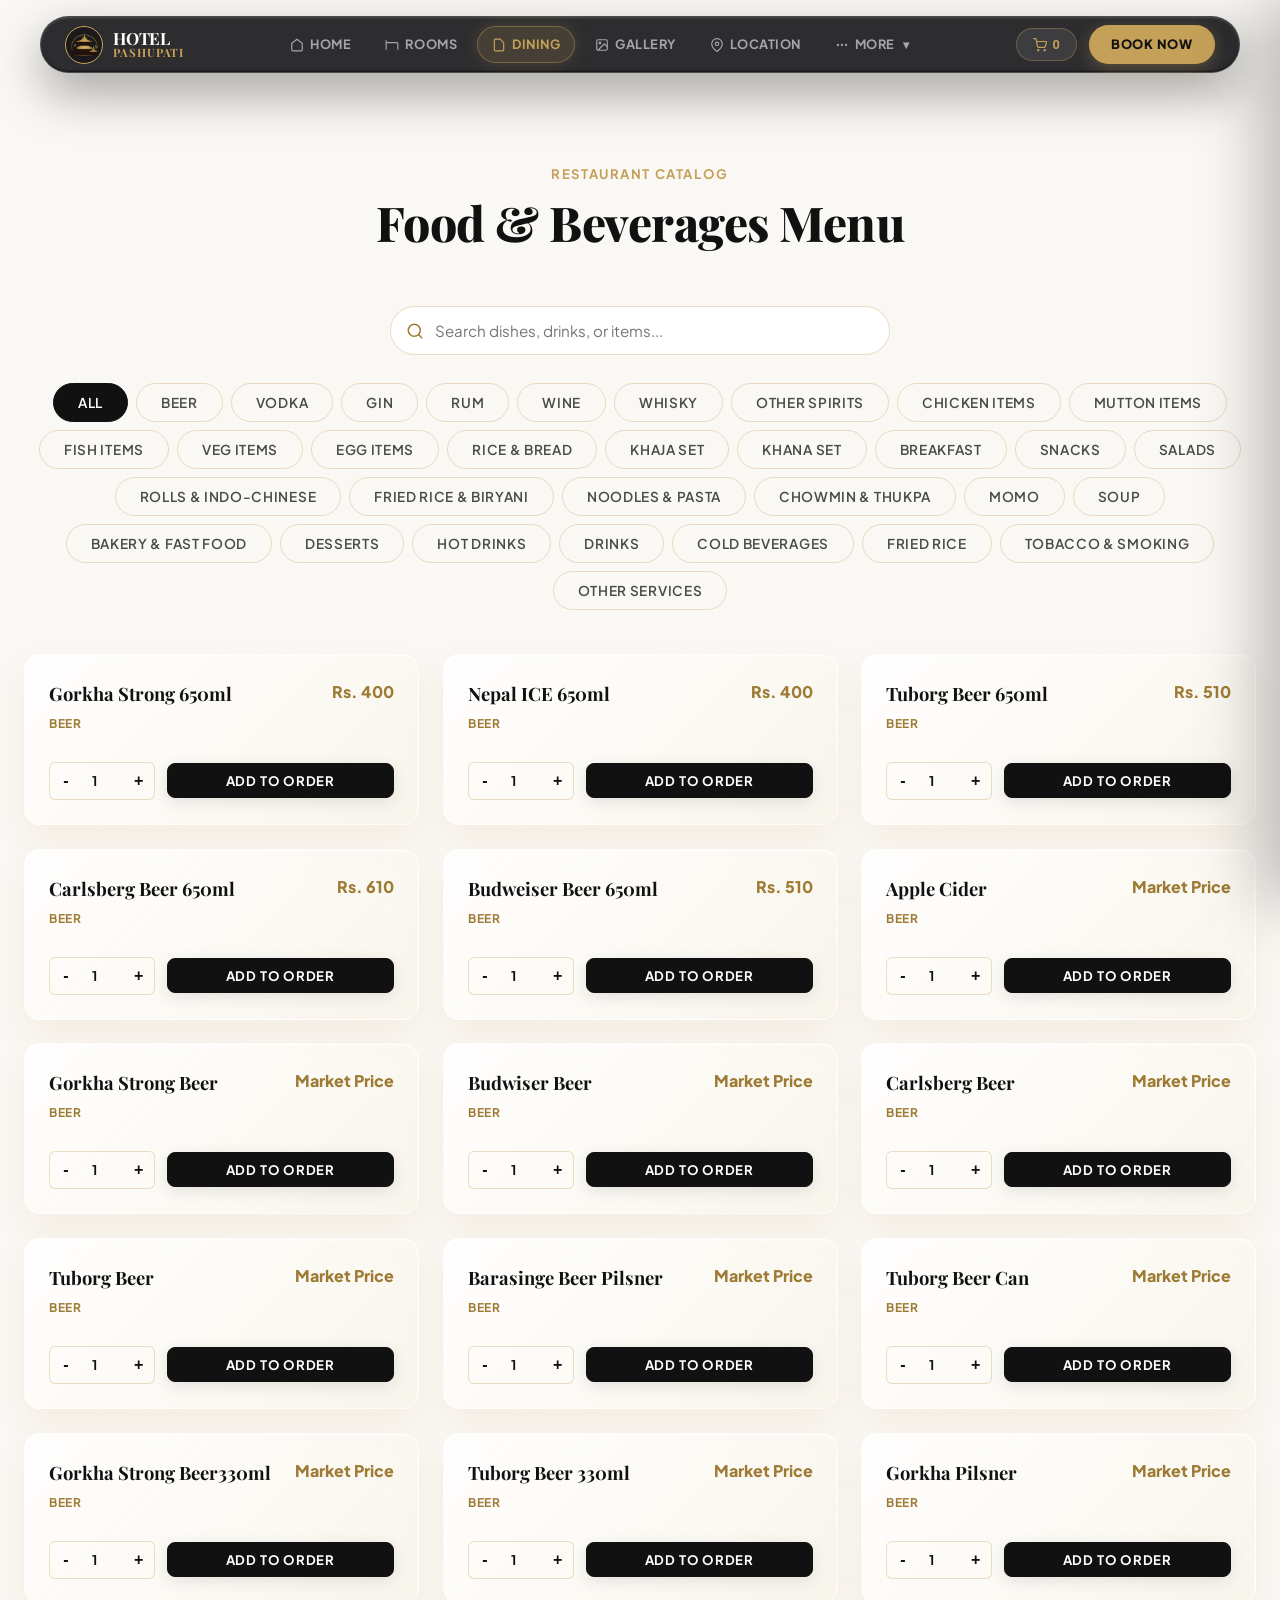
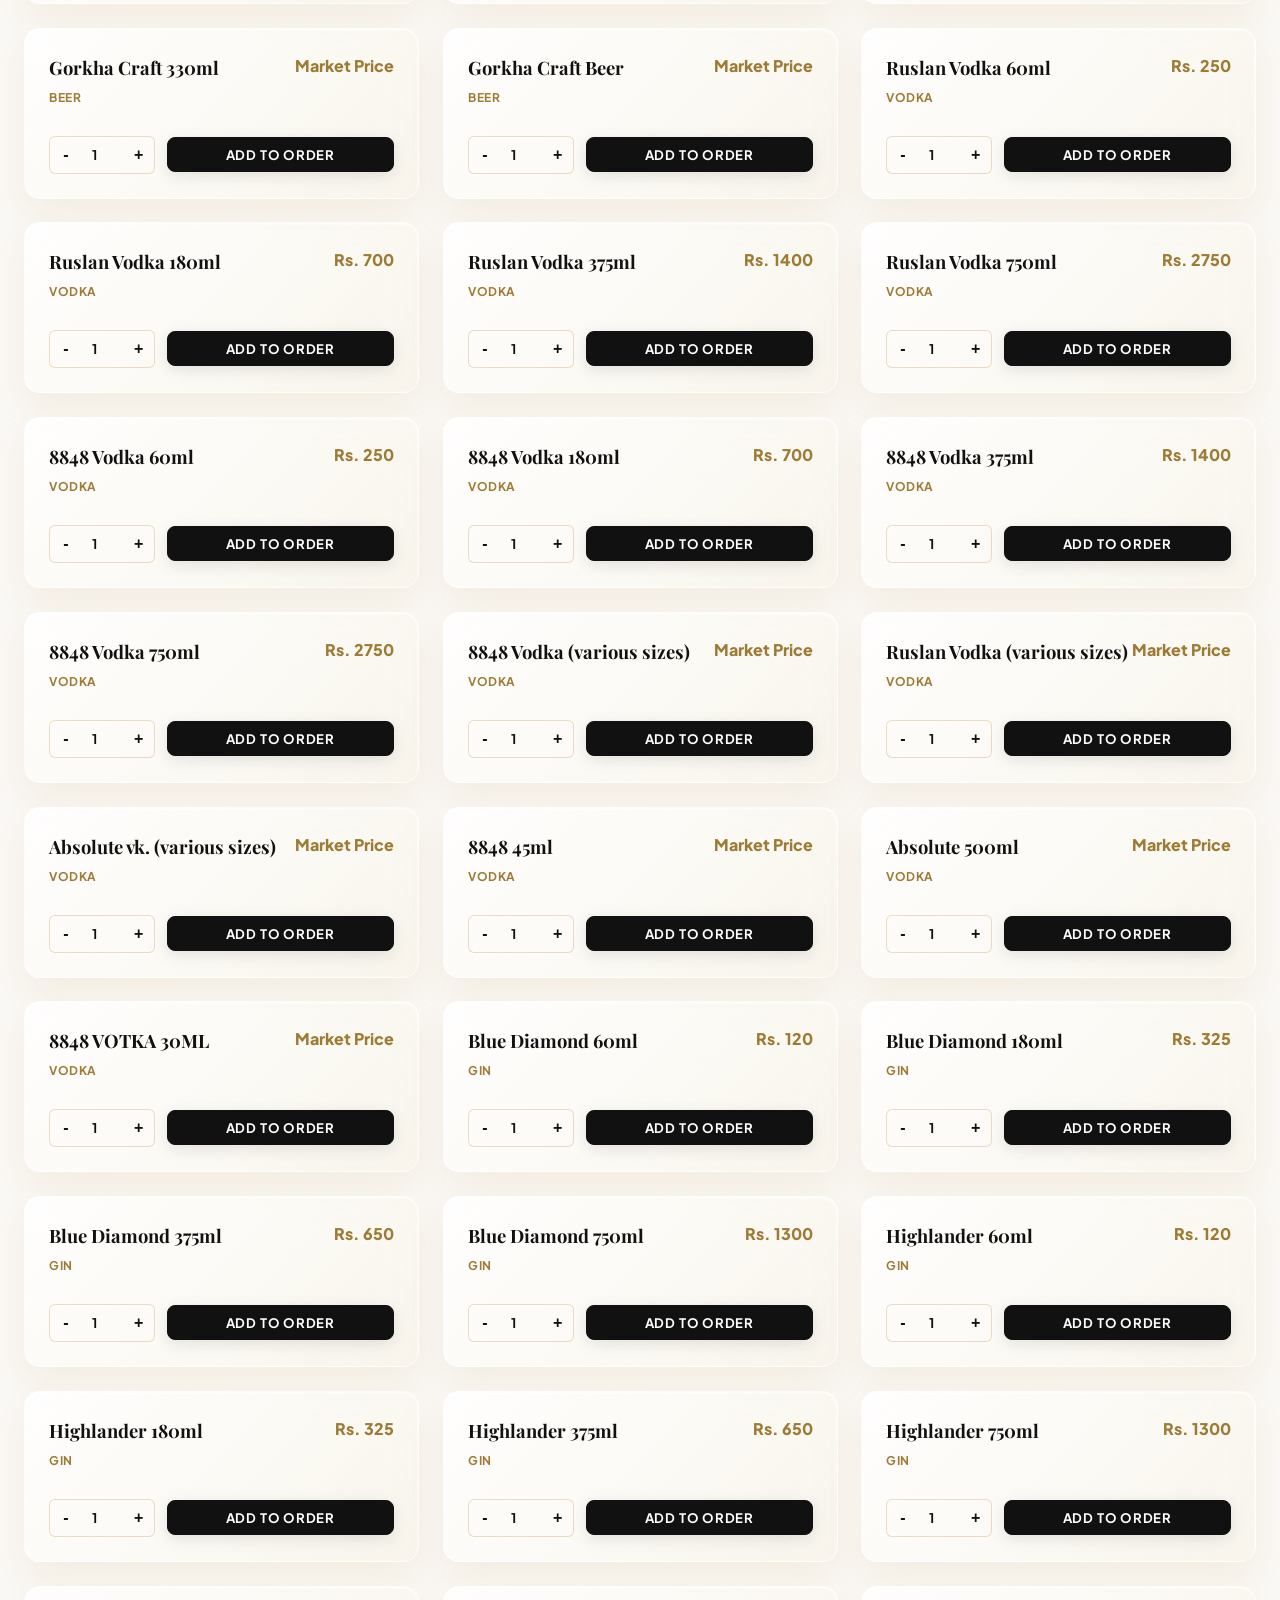
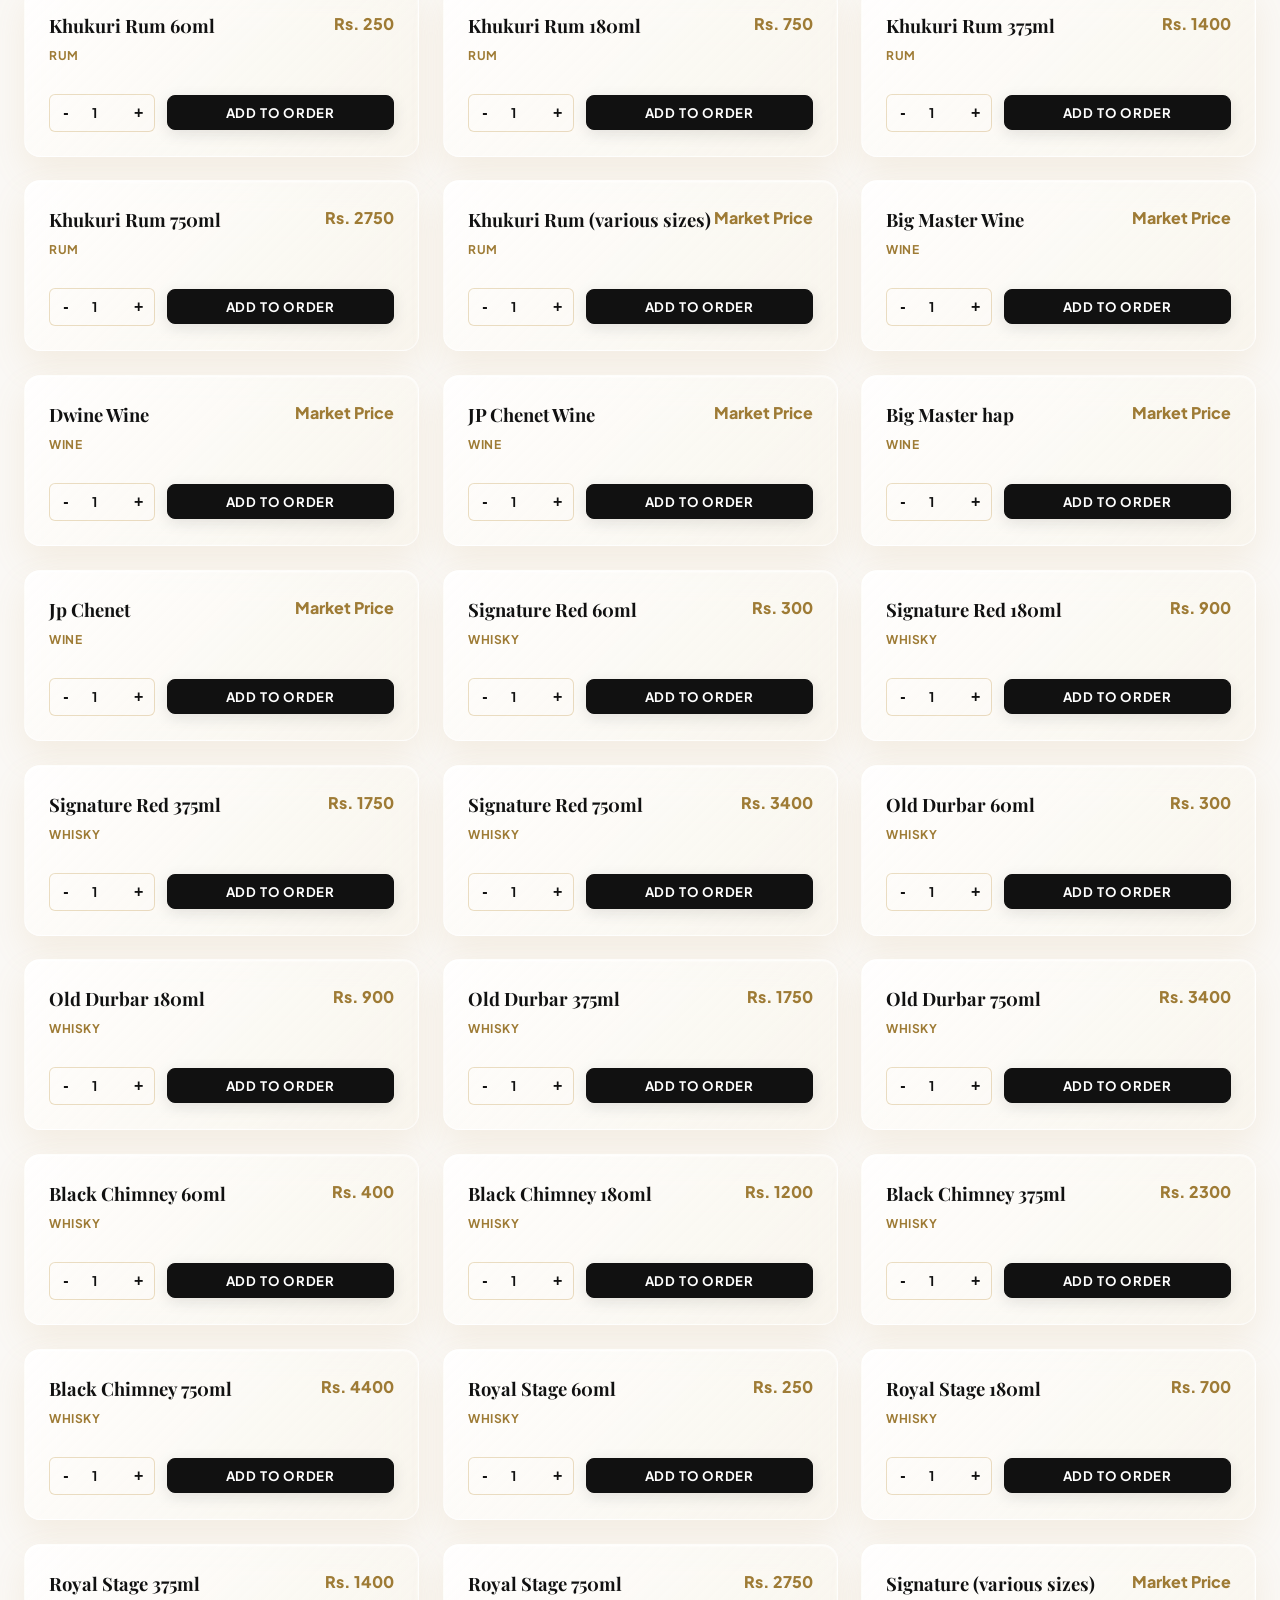
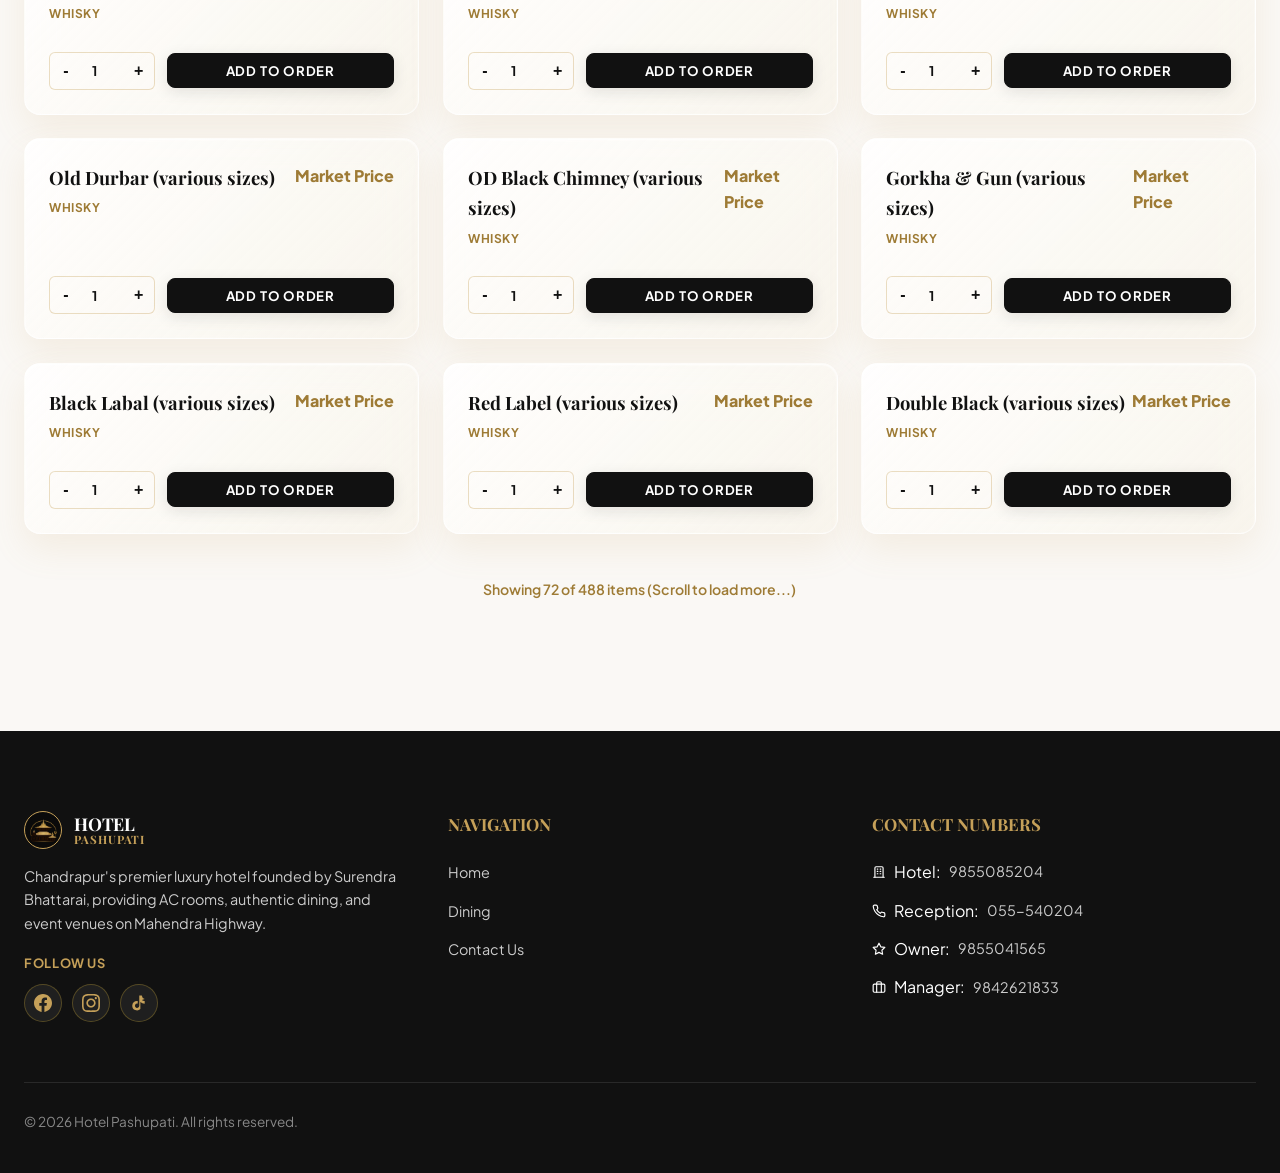
<file: menu.html>
<!doctype html>
<html lang="en" prefix="og: http://ogp.me/ns#">
<head>
  <meta charset="utf-8" />
  <meta name="viewport" content="width=device-width, initial-scale=1" />
  
  <title>Food & Beverages Menu | Hotel Pashupati Chandrapur</title>
  <meta name="description" content="Book your stay at Hotel Pashupati today and experience comfortable rooms, delicious cuisine, exceptional hospitality, and affordable prices." />
  <meta name="theme-color" content="#FFFFFF" />
  
  <link rel="canonical" href="https://hotelpashupati.com.np/menu.html" />

  <!-- Site Favicon & Google Search Results Icon (Placed at TOP of HEAD for Safari & Googlebot) -->
  <link rel="icon" type="image/png" sizes="512x512" href="favicon-512x512.png" />
  <link rel="icon" type="image/png" sizes="192x192" href="favicon-192x192.png" />
  <link rel="icon" type="image/png" sizes="144x144" href="favicon-144x144.png" />
  <link rel="icon" type="image/png" sizes="96x96" href="favicon-96x96.png" />
  <link rel="icon" type="image/png" sizes="48x48" href="favicon-48x48.png" />
  <link rel="icon" type="image/png" sizes="32x32" href="favicon-32x32.png" />
  <link rel="icon" type="image/png" sizes="16x16" href="favicon-16x16.png" />
  <link rel="icon" type="image/png" href="Logo.webp" />
  <link rel="shortcut icon" href="favicon.ico" />
  <link rel="apple-touch-icon" sizes="180x180" href="apple-touch-icon.png" />
  <link rel="manifest" href="site.webmanifest" />

  <link rel="dns-prefetch" href="https://fonts.googleapis.com" />
  <link rel="preconnect" href="https://fonts.googleapis.com" />
  <link rel="preconnect" href="https://fonts.gstatic.com" crossorigin />
  <link rel="preload" as="style" href="https://fonts.googleapis.com/css2?family=Cormorant+Garamond:ital,wght@0,400;0,600;0,700;1,400;1,600&family=Outfit:wght@300;400;500;600;700;800&family=Playfair+Display:ital,wght@0,400..900;1,400..900&family=Plus+Jakarta+Sans:wght@300;400;500;600;700;800&display=swap" />
  <link rel="stylesheet" href="https://fonts.googleapis.com/css2?family=Cormorant+Garamond:ital,wght@0,400;0,600;0,700;1,400;1,600&family=Outfit:wght@300;400;500;600;700;800&family=Playfair+Display:ital,wght@0,400..900;1,400..900&family=Plus+Jakarta+Sans:wght@300;400;500;600;700;800&display=swap" media="print" onload="this.media='all'" />
  <noscript><link rel="stylesheet" href="https://fonts.googleapis.com/css2?family=Cormorant+Garamond:ital,wght@0,400;0,600;0,700;1,400;1,600&family=Outfit:wght@300;400;500;600;700;800&family=Playfair+Display:ital,wght@0,400..900;1,400..900&family=Plus+Jakarta+Sans:wght@300;400;500;600;700;800&display=swap" /></noscript>
  <link rel="stylesheet" href="style.css" />
  
  <script src="menu_items.js" defer></script>
  <script src="script.js" defer></script>

  <!-- Open Graph & Social Media Preview Cards (Facebook, Instagram, TikTok, WhatsApp) -->
  <meta property="og:image" content="https://hotelpashupati.com.np/Logo.webp" />
  <meta property="og:image:type" content="image/png" />
  <meta property="og:image:width" content="1024" />
  <meta property="og:image:height" content="1024" />
  <meta property="og:logo" content="https://hotelpashupati.com.np/Logo.webp" />
  <meta name="twitter:card" content="summary_large_image" />
  <meta name="twitter:image" content="https://hotelpashupati.com.np/Logo.webp" />

</head>
<body>

  <!-- Aesthetic Dark Liquid Glass Capsule Header -->
  <header>
    <div class="container">
      <div class="nav-glass-capsule">
        <nav>
          <a href="index.html" class="brand">
            <img src="Logo.webp?v=3" alt="Hotel Pashupati Logo" width="38" height="38" decoding="async" class="brand-logo-img" style="width:38px; height:38px; max-width:38px; max-height:38px; object-fit:contain; border-radius:50%; border:1.5px solid #C5A059; background:rgba(0,0,0,0.4); padding:2px; flex-shrink:0;" onerror="this.onerror=null;this.src='logo_web.webp';" />
            <div class="brand-name">Hotel <span>Pashupati</span></div>
          </a>

          <ul class="navlinks" id="primaryNav">
            <li><a href="index.html"><svg class="nav-svg-icon" viewBox="0 0 24 24" fill="none" stroke="currentColor" stroke-width="2"><path d="M3 9l9-7 9 7v11a2 2 0 0 1-2 2H5a2 2 0 0 1-2-2z"></path></svg>Home</a></li>
            <li><a href="rooms.html"><svg class="nav-svg-icon" viewBox="0 0 24 24" fill="none" stroke="currentColor" stroke-width="2"><path d="M2 4v16"></path><path d="M2 8h18a2 2 0 0 1 2 2v10"></path></svg>Rooms</a></li>
            <li><a href="menu.html" class="active"><svg class="nav-svg-icon" viewBox="0 0 24 24" fill="none" stroke="currentColor" stroke-width="2"><path d="M14 2H6a2 2 0 0 0-2 2v16a2 2 0 0 0 2 2h12a2 2 0 0 0 2-2V8z"></path></svg>Dining</a></li>
            <li><a href="gallery.html"><svg class="nav-svg-icon" viewBox="0 0 24 24" fill="none" stroke="currentColor" stroke-width="2"><rect x="3" y="3" width="18" height="18" rx="2"/><circle cx="8.5" cy="8.5" r="1.5"/><polyline points="21 15 16 10 5 21"/></svg>Gallery</a></li>
            <li><a href="location.html"><svg class="nav-svg-icon" viewBox="0 0 24 24" fill="none" stroke="currentColor" stroke-width="2"><path d="M21 10c0 7-9 13-9 13s-9-6-9-13a9 9 0 0 1 18 0z"/><circle cx="12" cy="10" r="3"/></svg>Location</a></li>
            <li class="nav-dropdown">
              <a href="#" class="nav-dropdown-trigger" onclick="return false;">
                <svg class="nav-svg-icon" viewBox="0 0 24 24" fill="none" stroke="currentColor" stroke-width="2"><circle cx="12" cy="12" r="1"/><circle cx="19" cy="12" r="1"/><circle cx="5" cy="12" r="1"/></svg>
                More <span class="dropdown-arrow">▾</span>
              </a>
              <div class="nav-dropdown-menu">
                <a href="events.html"><svg class="nav-svg-icon" viewBox="0 0 24 24" fill="none" stroke="currentColor" stroke-width="2"><rect x="3" y="4" width="18" height="18" rx="2"></rect></svg>Events &amp; Halls</a>
                <a href="reviews.html"><svg class="nav-svg-icon" viewBox="0 0 24 24" fill="none" stroke="currentColor" stroke-width="2"><path d="M12 2l3.09 6.26L22 9.27l-5 4.87 1.18 6.88L12 17.77l-6.18 3.25L7 14.14 2 9.27l6.91-1.01L12 2z"/></svg>Guest Reviews</a>
                <a href="blog.html"><svg class="nav-svg-icon" viewBox="0 0 24 24" fill="none" stroke="currentColor" stroke-width="2"><path d="M4 19.5A2.5 2.5 0 0 1 6.5 17H20"/><path d="M6.5 2H20v20H6.5A2.5 2.5 0 0 1 4 19.5v-15A2.5 2.5 0 0 1 6.5 2z"/></svg>Travel Blog</a>
                <a href="owner.html"><svg class="nav-svg-icon" viewBox="0 0 24 24" fill="none" stroke="currentColor" stroke-width="2"><path d="M20 21v-2a4 4 0 0 0-4-4H8a4 4 0 0 0-4 4v2"></path><circle cx="12" cy="7" r="4"></circle></svg>Owner Story</a>
                <a href="about.html"><svg class="nav-svg-icon" viewBox="0 0 24 24" fill="none" stroke="currentColor" stroke-width="2"><circle cx="12" cy="12" r="10"></circle></svg>About Us</a>
                <a href="contact.html"><svg class="nav-svg-icon" viewBox="0 0 24 24" fill="none" stroke="currentColor" stroke-width="2"><path d="M4 4h16c1.1 0 2 .9 2 2v12c0 1.1-.9 2-2 2H4c-1.1 0-2-.9-2-2V6c0-1.1.9-2 2-2z"></path></svg>Contact Us</a>
              </div>
            </li>
          </ul>

          <div class="header-actions">
            <button onclick="openCart()" class="nav-cart-btn" aria-label="Shopping Cart">
              <svg class="nav-svg-icon" viewBox="0 0 24 24" fill="none" stroke="currentColor" stroke-width="2" stroke-linecap="round" stroke-linejoin="round"><circle cx="9" cy="21" r="1"></circle><circle cx="20" cy="21" r="1"></circle><path d="M1 1h4l2.68 13.39a2 2 0 0 0 2 1.61h9.72a2 2 0 0 0 2-1.61L23 6H6"></path></svg>
              <span id="cart-count">0</span>
            </button>
            <a href="#booking" onclick="return handleBooking(event)" class="btn-nav-cta">Book Now</a>
            <button class="mobile-nav-toggle" id="menuToggle" aria-label="Toggle Navigation"><svg width="20" height="20" viewBox="0 0 24 24" fill="none" stroke="currentColor" stroke-width="2" stroke-linecap="round" stroke-linejoin="round"><line x1="3" y1="12" x2="21" y2="12"></line><line x1="3" y1="6" x2="21" y2="6"></line><line x1="3" y1="18" x2="21" y2="18"></line></svg></button>
          </div>
        </nav>
      </div>
    </div>
  </header>

  <section class="section" style="padding-top:160px; background:var(--bg-secondary);">
    <div class="container">
      <div class="section-header reveal">
        <span class="section-tag">Restaurant Catalog</span>
        <h1 class="section-title">Food & Beverages Menu</h1>
      </div>

      <!-- Real-Time Search Input Bar -->
      <div class="reveal" style="max-width:500px; margin:0 auto 28px; position:relative;">
        <input type="text" id="menu-search-input" onkeyup="filterMenuSearch()" placeholder="Search dishes, drinks, or items..." style="width:100%; padding:14px 20px 14px 44px; border-radius:30px; border:1px solid var(--border-gold); background:var(--bg-primary); font-size:0.95rem; outline:none; font-family:var(--font-body); color:var(--color-black);">
        <svg style="position:absolute; left:16px; top:50%; transform:translateY(-50%); width:18px; height:18px; color:var(--color-gold-dark);" viewBox="0 0 24 24" fill="none" stroke="currentColor" stroke-width="2" stroke-linecap="round" stroke-linejoin="round"><circle cx="11" cy="11" r="8"></circle><line x1="21" y1="21" x2="16.65" y2="16.65"></line></svg>
      </div>

      <!-- Category Filter Pills -->
      <div class="filter-tabs reveal" id="menu-category-pills" style="margin-bottom:36px; overflow-x:auto; padding-bottom:8px; display:flex; flex-wrap:wrap; justify-content:center; gap:8px;"></div>

      <!-- 488-Item Menu Grid -->
      <div class="menu-grid" id="full-menu-grid"></div>
    </div>
  </section>

  <!-- Shopping Cart Drawer Modal -->
  <div id="cart-modal" class="cart-modal" aria-hidden="true">
    <div class="cart-header">
      <h3 class="cart-title">Your Order Summary</h3>
      <button onclick="closeCart()" class="btn btn-outline" style="padding:6px 12px;" aria-label="Close Cart">
        <svg class="nav-svg-icon" viewBox="0 0 24 24" fill="none" stroke="currentColor" stroke-width="2" stroke-linecap="round" stroke-linejoin="round"><line x1="18" y1="6" x2="6" y2="18"></line><line x1="6" y1="6" x2="18" y2="18"></line></svg>
      </button>
    </div>
    <div id="cart-items" style="flex-grow:1; overflow-y:auto; padding-right:8px;"></div>
    <div id="cart-checkout-section" style="border-top: 1px solid var(--border-gold); padding-top:20px; margin-top:20px;">
      <div id="orderTotal" style="font-family:var(--font-heading); font-size:1.2rem; font-weight:800; color:var(--color-gold-dark); margin-bottom:14px;">Total: Rs. 0</div>
      <form id="cartOrderForm" onsubmit="submitFoodOrder(event)" style="display:flex; flex-direction:column; gap:10px;">
        <div style="font-size:0.75rem; font-weight:700; text-transform:uppercase; letter-spacing:0.05em; color:var(--color-gold-dark);">Guest & Delivery Info</div>
        <input type="text" id="cart-guest-name" required placeholder="Full Name *" style="padding:10px 12px; border-radius:8px; border:1px solid var(--border-gold); background:rgba(0,0,0,0.05); font-size:0.88rem; outline:none;">
        <input type="tel" id="cart-guest-phone" required placeholder="Phone / WhatsApp *" style="padding:10px 12px; border-radius:8px; border:1px solid var(--border-gold); background:rgba(0,0,0,0.05); font-size:0.88rem; outline:none;">
        <input type="text" id="cart-table-room" placeholder="Table No / Room No / Delivery Info" style="padding:10px 12px; border-radius:8px; border:1px solid var(--border-gold); background:rgba(0,0,0,0.05); font-size:0.88rem; outline:none;">
        <button type="submit" class="btn btn-primary" style="width:100%; font-weight:700; text-transform:uppercase; margin-top:4px;">Place Food Order</button>
      </form>
    </div>
  </div>

  <!-- Footer -->
  <footer>
    <div class="container">
      <div class="footer-grid">
        <div class="footer-col">
          <div style="display:flex; align-items:center; gap:12px; margin-bottom:16px;">
            <img src="Logo.webp?v=3" alt="Hotel Pashupati Logo" class="brand-logo-img" style="width:38px; height:38px; max-width:38px; max-height:38px; object-fit:contain; border-radius:50%; border:1.5px solid #C5A059; background:rgba(0,0,0,0.4); padding:2px; flex-shrink:0;" onerror="this.onerror=null;this.src='logo_web.webp';" />
            <div class="brand-name" style="color:#fff; font-size:1.1rem;">Hotel <span style="color:var(--color-gold);">Pashupati</span></div>
          </div>
          <p style="color:#CCCCCC; font-size:0.9rem; line-height:1.6;">
            Chandrapur's premier luxury hotel founded by Surendra Bhattarai, providing AC rooms, authentic dining, and event venues on Mahendra Highway.
          </p>
          <div style="margin-top:18px;">
            <div style="font-size:0.8rem; font-weight:700; text-transform:uppercase; letter-spacing:0.05em; color:var(--color-gold); margin-bottom:10px;">Follow Us</div>
            <div class="footer-social-links" style="display:flex; gap:10px;">
              <a href="https://facebook.com" target="_blank" rel="noopener noreferrer" class="social-icon-btn" aria-label="Facebook">
                <svg viewBox="0 0 24 24" fill="currentColor"><path d="M24 12.073c0-6.627-5.373-12-12-12s-12 5.373-12 12c0 5.99 4.388 10.954 10.125 11.854v-8.385H7.078v-3.47h3.047V9.43c0-3.007 1.792-4.669 4.533-4.669 1.312 0 2.686.235 2.686.235v2.953H15.83c-1.491 0-1.956.925-1.956 1.874v2.25h3.328l-.532 3.47h-2.796v8.385C19.612 23.027 24 18.062 24 12.073z"/></svg>
              </a>
              <a href="https://instagram.com" target="_blank" rel="noopener noreferrer" class="social-icon-btn" aria-label="Instagram">
                <svg viewBox="0 0 24 24" fill="currentColor"><path d="M12 2.163c3.204 0 3.584.012 4.85.07 3.252.148 4.771 1.691 4.919 4.919.058 1.265.069 1.645.069 4.849 0 3.205-.012 3.584-.069 4.849-.149 3.225-1.664 4.771-4.919 4.919-1.266.058-1.644.07-4.85.07-3.204 0-3.584-.012-4.849-.07-3.26-.149-4.771-1.699-4.919-4.92-.058-1.265-.07-1.644-.07-4.849 0-3.204.013-3.583.07-4.849.149-3.227 1.664-4.771 4.919-4.919 1.266-.057 1.645-.069 4.849-.069zm0-2.163c-3.259 0-3.667.014-4.947.072-4.358.2-6.78 2.618-6.98 6.98-.059 1.281-.073 1.689-.073 4.948 0 3.259.014 3.668.072 4.948.2 4.358 2.618 6.78 6.98 6.98 1.281.058 1.689.072 4.948.072 3.259 0 3.668-.014 4.948-.072 4.354-.2 6.782-2.618 6.979-6.98.059-1.28.073-1.689.073-4.948 0-3.259-.014-3.667-.072-4.947-.196-4.354-2.617-6.78-6.979-6.98-1.281-.059-1.69-.073-4.949-.073zm0 5.838c-3.403 0-6.162 2.759-6.162 6.162s2.759 6.163 6.162 6.163 6.162-2.759 6.162-6.163c0-3.403-2.759-6.162-6.162-6.162zm0 10.162c-2.209 0-4-1.79-4-4 0-2.209 1.791-4 4-4s4 1.791 4 4c0 2.21-1.791 4-4 4zm6.406-11.845c-.796 0-1.441.645-1.441 1.44s.645 1.44 1.441 1.44c.795 0 1.439-.645 1.439-1.44s-.644-1.44-1.439-1.44z"/></svg>
              </a>
              <a href="https://tiktok.com" target="_blank" rel="noopener noreferrer" class="social-icon-btn" aria-label="TikTok">
                <svg viewBox="0 0 24 24" fill="currentColor"><path d="M19.59 6.69a4.83 4.83 0 0 1-3.77-4.25V2h-3.45v13.67a2.89 2.89 0 0 1-5.2 1.74 2.89 2.89 0 0 1 2.31-4.64c.29 0 .56.04.82.1v-3.5a6.34 6.34 0 0 0-1-.08A6.34 6.34 0 0 0 3 15.58a6.34 6.34 0 0 0 10.82 4.46V10.7a8.27 8.27 0 0 0 5.77 2.26v-3.55a4.84 4.84 0 0 1-3.77-1.42z"/></svg>
              </a>
            </div>
          </div>
        </div>
        <div class="footer-col">
          <h4>Navigation</h4>
          <ul class="footer-links">
            <li><a href="index.html">Home</a></li>
            <li><a href="restaurant.html">Dining</a></li>
            <li><a href="contact.html">Contact Us</a></li>
          </ul>
        </div>
        <div class="footer-col">
          <h4>Contact Numbers</h4>
          <ul class="footer-links">
            <li style="display:flex; align-items:center; gap:8px;">
              <svg class="nav-svg-icon" viewBox="0 0 24 24" fill="none" stroke="currentColor" stroke-width="2" stroke-linecap="round" stroke-linejoin="round"><path d="M3 21h18"></path><path d="M5 21V5a2 2 0 0 1 2-2h10a2 2 0 0 1 2 2v16"></path><path d="M9 7h1"></path><path d="M9 11h1"></path><path d="M9 15h1"></path><path d="M14 7h1"></path><path d="M14 11h1"></path><path d="M14 15h1"></path></svg>
              Hotel: <a href="tel:+9779855085204">9855085204</a>
            </li>
            <li style="display:flex; align-items:center; gap:8px;">
              <svg class="nav-svg-icon" viewBox="0 0 24 24" fill="none" stroke="currentColor" stroke-width="2" stroke-linecap="round" stroke-linejoin="round"><path d="M22 16.92v3a2 2 0 0 1-2.18 2 19.79 19.79 0 0 1-8.63-3.07 19.5 19.5 0 0 1-6-6 19.79 19.79 0 0 1-3.07-8.67A2 2 0 0 1 4.11 2h3a2 2 0 0 1 2 1.72 12.84 12.84 0 0 0 .7 2.81 2 2 0 0 1-.45 2.11L8.09 9.91a16 16 0 0 0 6 6l1.27-1.27a2 2 0 0 1 2.11-.45 12.84 12.84 0 0 0 2.81.7A2 2 0 0 1 22 16.92z"></path></svg>
              Reception: <a href="tel:055540204">055-540204</a>
            </li>
            <li style="display:flex; align-items:center; gap:8px;">
              <svg class="nav-svg-icon" viewBox="0 0 24 24" fill="none" stroke="currentColor" stroke-width="2" stroke-linecap="round" stroke-linejoin="round"><path d="M12 2l3.09 6.26L22 9.27l-5 4.87 1.18 6.88L12 17.77l-6.18 3.25L7 14.14 2 9.27l6.91-1.01L12 2z"></path></svg>
              Owner: <a href="tel:+9779855041565">9855041565</a>
            </li>
            <li style="display:flex; align-items:center; gap:8px;">
              <svg class="nav-svg-icon" viewBox="0 0 24 24" fill="none" stroke="currentColor" stroke-width="2" stroke-linecap="round" stroke-linejoin="round"><rect x="2" y="7" width="20" height="14" rx="2" ry="2"></rect><path d="M16 21V5a2 2 0 0 0-2-2h-4a2 2 0 0 0-2 2v16"></path></svg>
              Manager: <a href="tel:+9779842621833">9842621833</a>
            </li>
          </ul>
        </div>
      </div>
      <div class="footer-bottom">
        <div>&copy; <span id="year"></span> Hotel Pashupati. All rights reserved.</div>
      </div>
    </div>
  </footer>

  <!-- Dedicated Mobile 5-Tab Bottom App Dock (<768px) -->
  <nav class="mobile-app-dock" aria-label="Mobile Navigation Dock">
    <a href="index.html" class="mobile-dock-tab" data-page="index">
      <svg width="20" height="20" viewBox="0 0 24 24" fill="none" stroke="currentColor" stroke-width="2" stroke-linecap="round" stroke-linejoin="round"><path d="M3 9l9-7 9 7v11a2 2 0 0 1-2 2H5a2 2 0 0 1-2-2z"></path><polyline points="9 22 9 12 15 12 15 22"></polyline></svg>
      <span>Home</span>
    </a>
    <a href="rooms.html" class="mobile-dock-tab" data-page="rooms">
      <svg width="20" height="20" viewBox="0 0 24 24" fill="none" stroke="currentColor" stroke-width="2" stroke-linecap="round" stroke-linejoin="round"><path d="M2 4v16"></path><path d="M2 8h18a2 2 0 0 1 2 2v10"></path><path d="M2 17h20"></path><path d="M6 8v9"></path></svg>
      <span>Rooms</span>
    </a>
    <a href="menu.html" class="mobile-dock-tab" data-page="menu">
      <svg width="20" height="20" viewBox="0 0 24 24" fill="none" stroke="currentColor" stroke-width="2" stroke-linecap="round" stroke-linejoin="round"><path d="M18 8A6 6 0 0 0 6 8c0 7-3 9-3 9h18s-3-2-3-9"></path><path d="M13.73 21a2 2 0 0 1-3.46 0"></path></svg>
      <span>Menu</span>
    </a>
    <a href="contact.html" class="mobile-dock-tab" data-page="contact">
      <svg width="20" height="20" viewBox="0 0 24 24" fill="none" stroke="currentColor" stroke-width="2" stroke-linecap="round" stroke-linejoin="round"><path d="M22 16.92v3a2 2 0 0 1-2.18 2 19.79 19.79 0 0 1-8.63-3.07 19.5 19.5 0 0 1-6-6 19.79 19.79 0 0 1-3.07-8.67A2 2 0 0 1 4.11 2h3a2 2 0 0 1 2 1.72 12.84 12.84 0 0 0 .7 2.81 2 2 0 0 1-.45 2.11L8.09 9.91a16 16 0 0 0 6 6l1.27-1.27a2 2 0 0 1 2.11-.45 12.84 12.84 0 0 0 2.81.7A2 2 0 0 1 22 16.92z"></path></svg>
      <span>Contact</span>
    </a>
    <button type="button" class="mobile-dock-tab dock-book-btn" onclick="openBookingModal()">
      <svg width="20" height="20" viewBox="0 0 24 24" fill="none" stroke="currentColor" stroke-width="2" stroke-linecap="round" stroke-linejoin="round"><rect x="3" y="4" width="18" height="18" rx="2" ry="2"></rect><line x1="16" y1="2" x2="16" y2="6"></line><line x1="8" y1="2" x2="8" y2="6"></line><line x1="3" y1="10" x2="21" y2="10"></line></svg>
      <span>Book</span>
    </button>
  </nav>

</body>
</html>
</file>
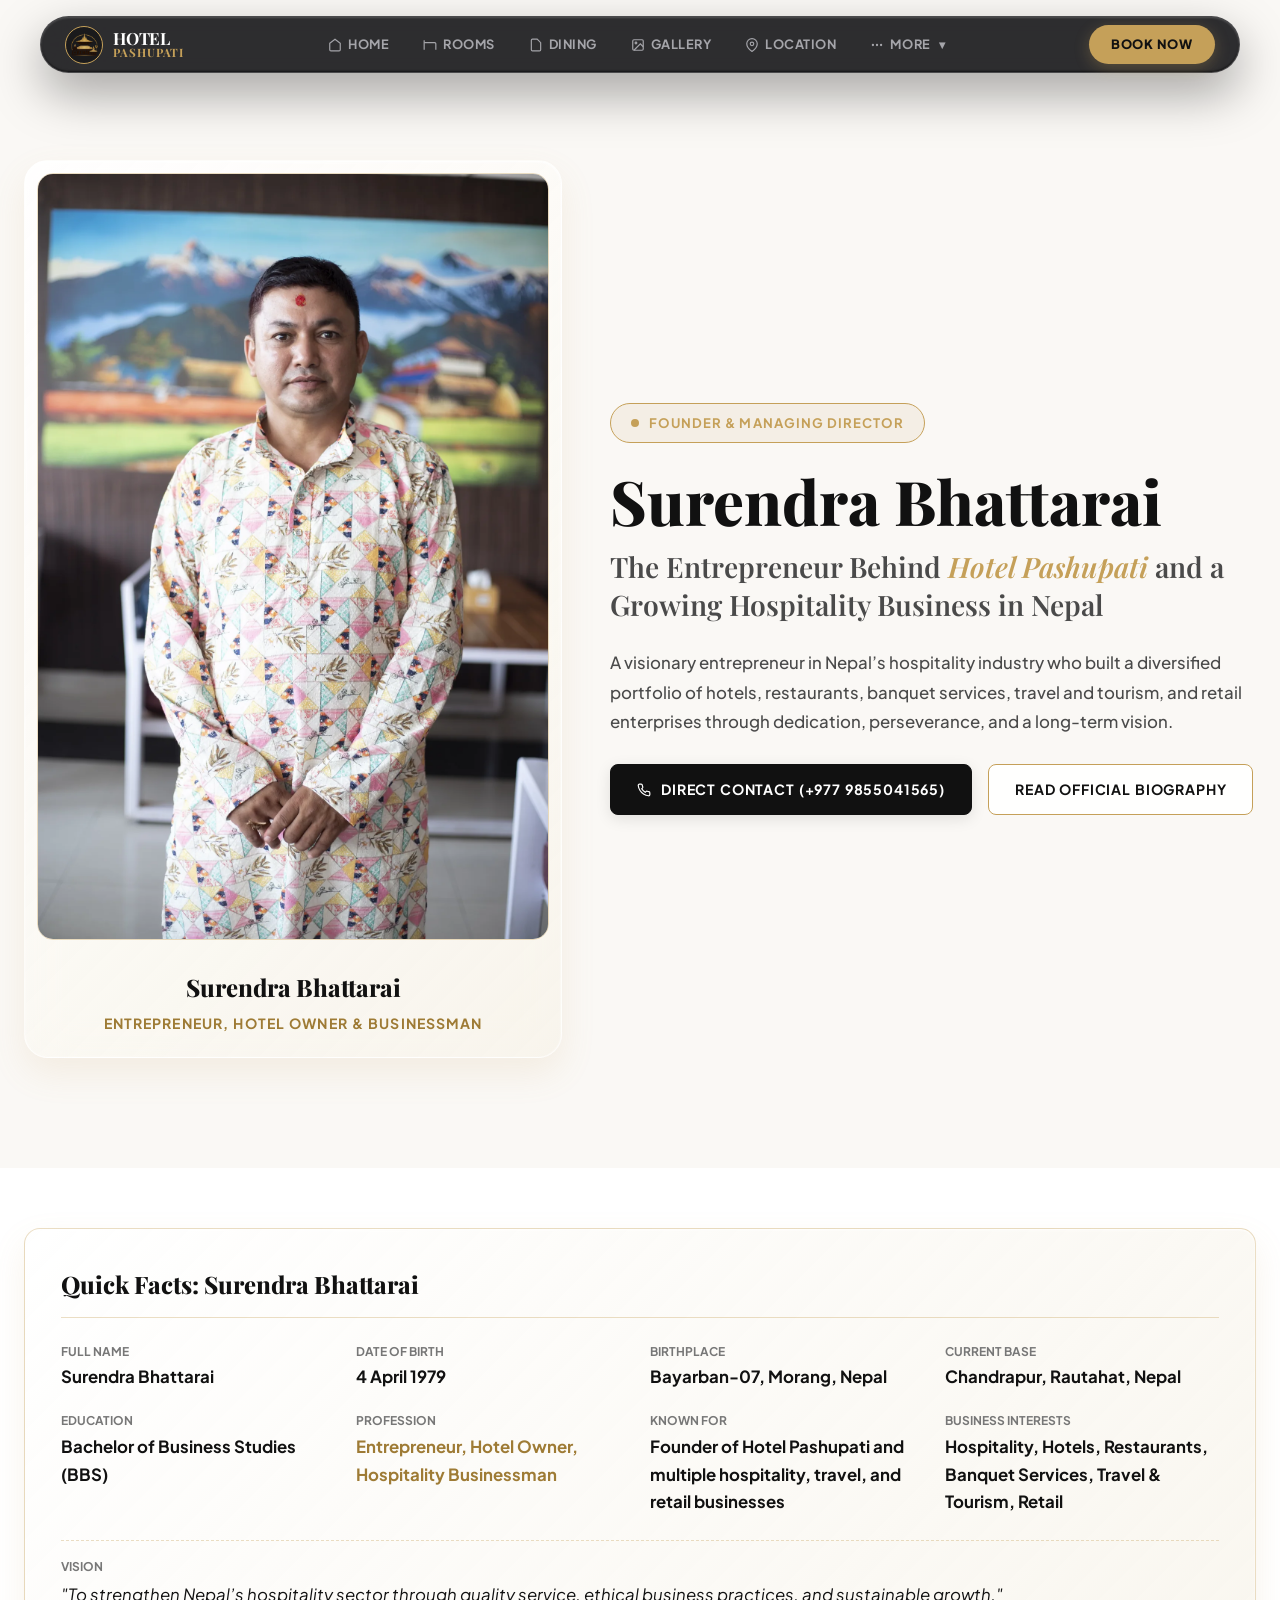
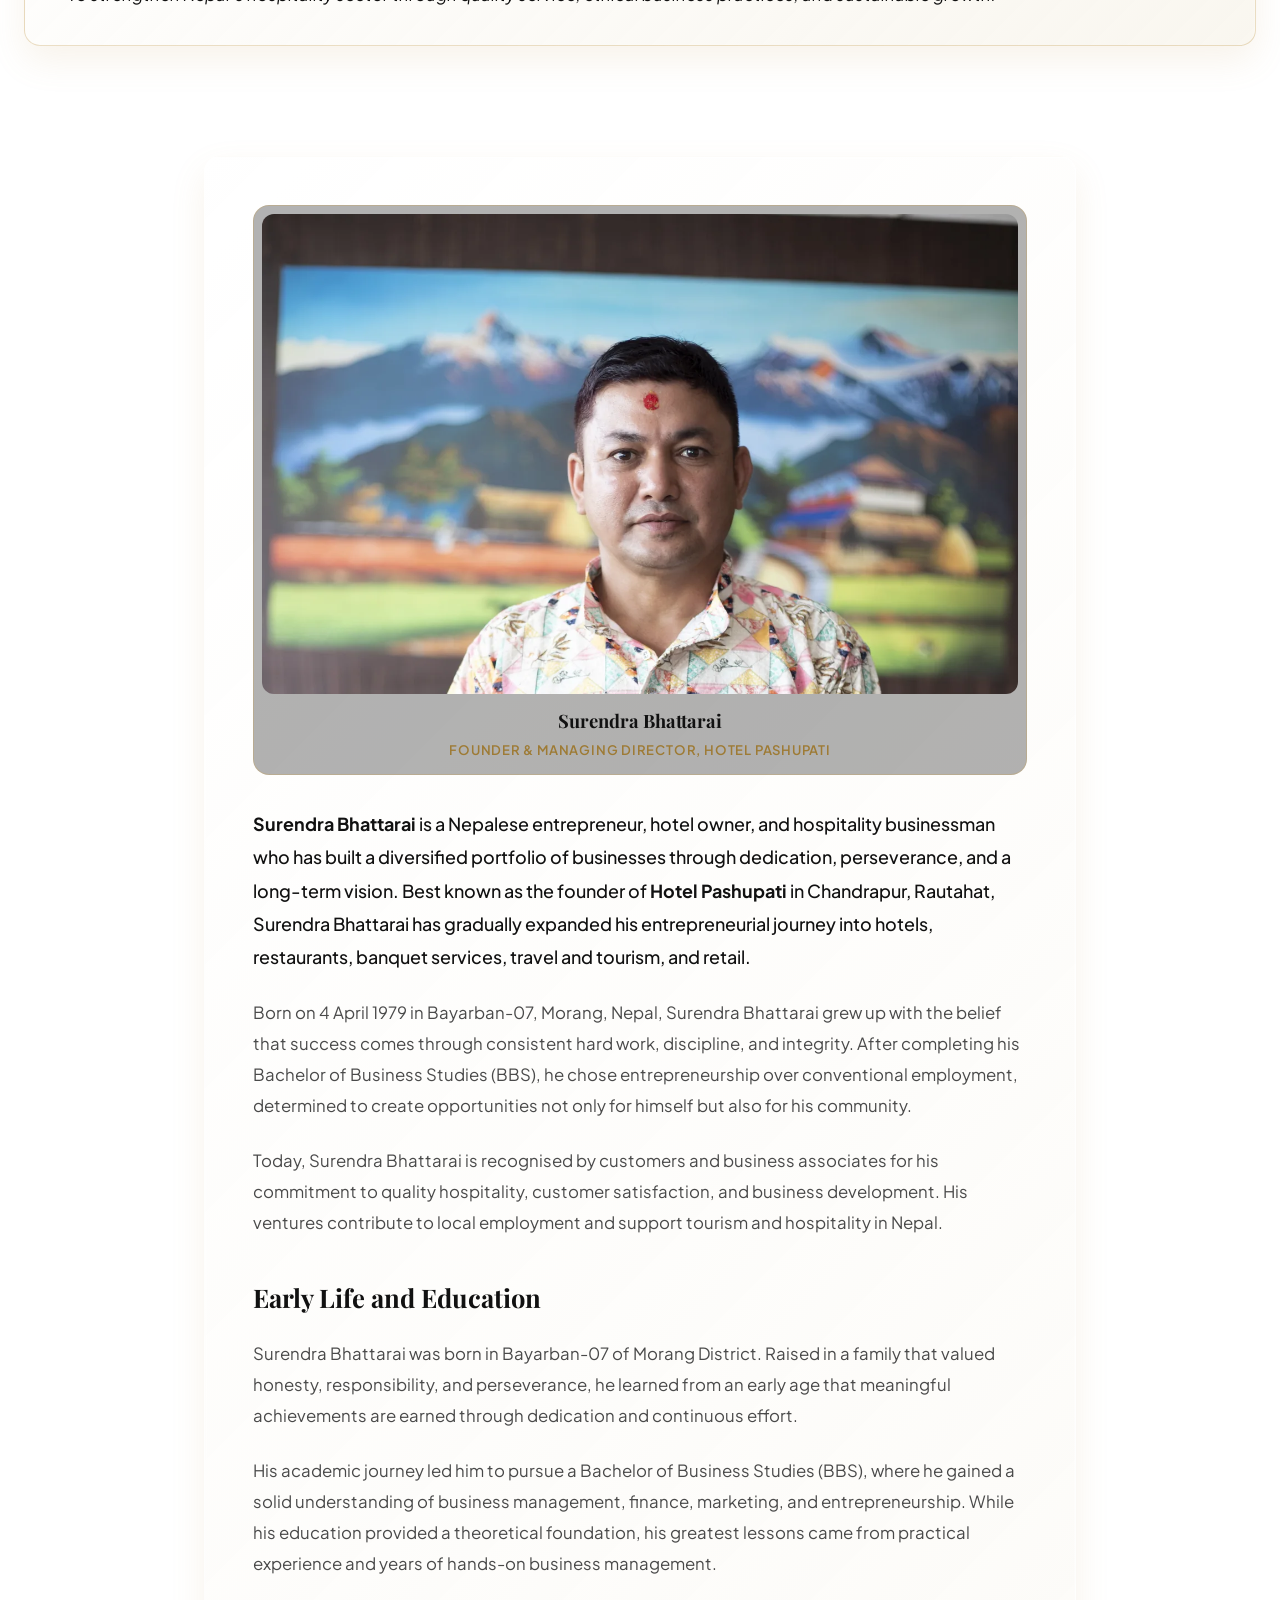
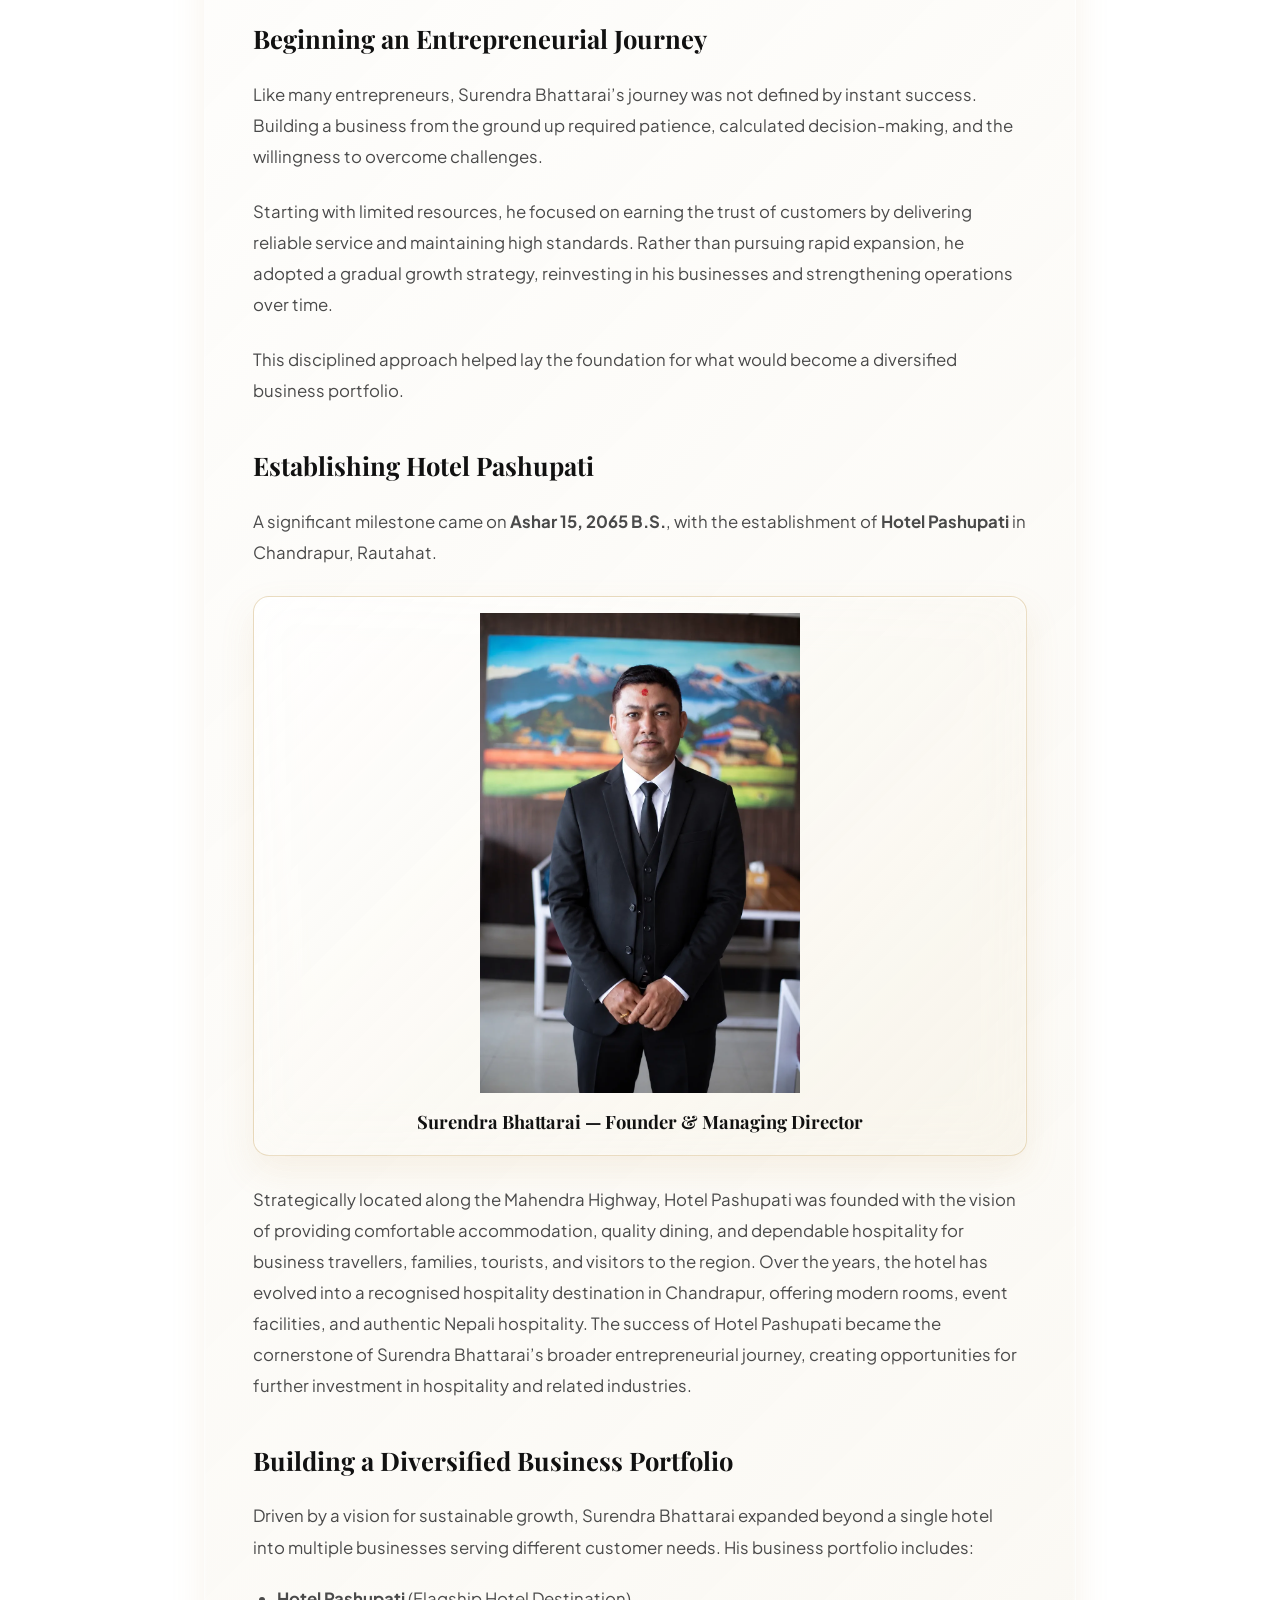
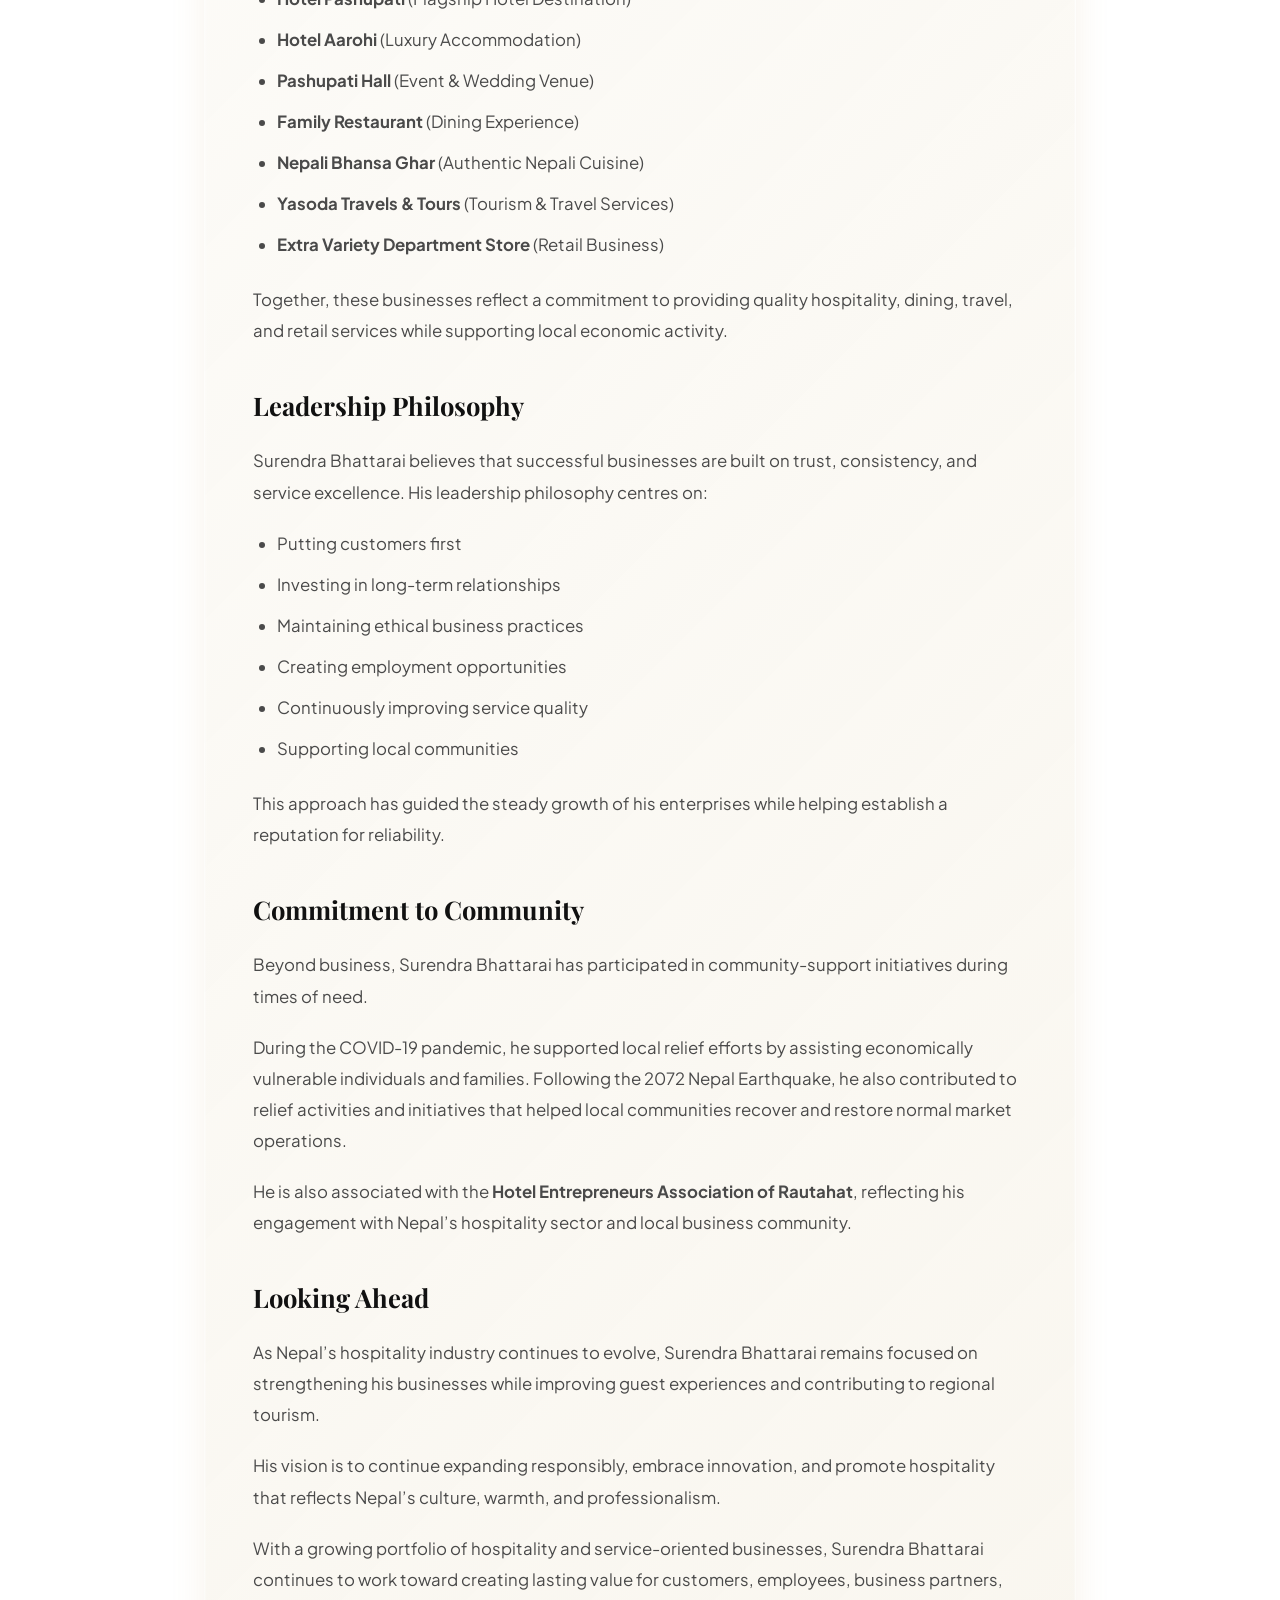
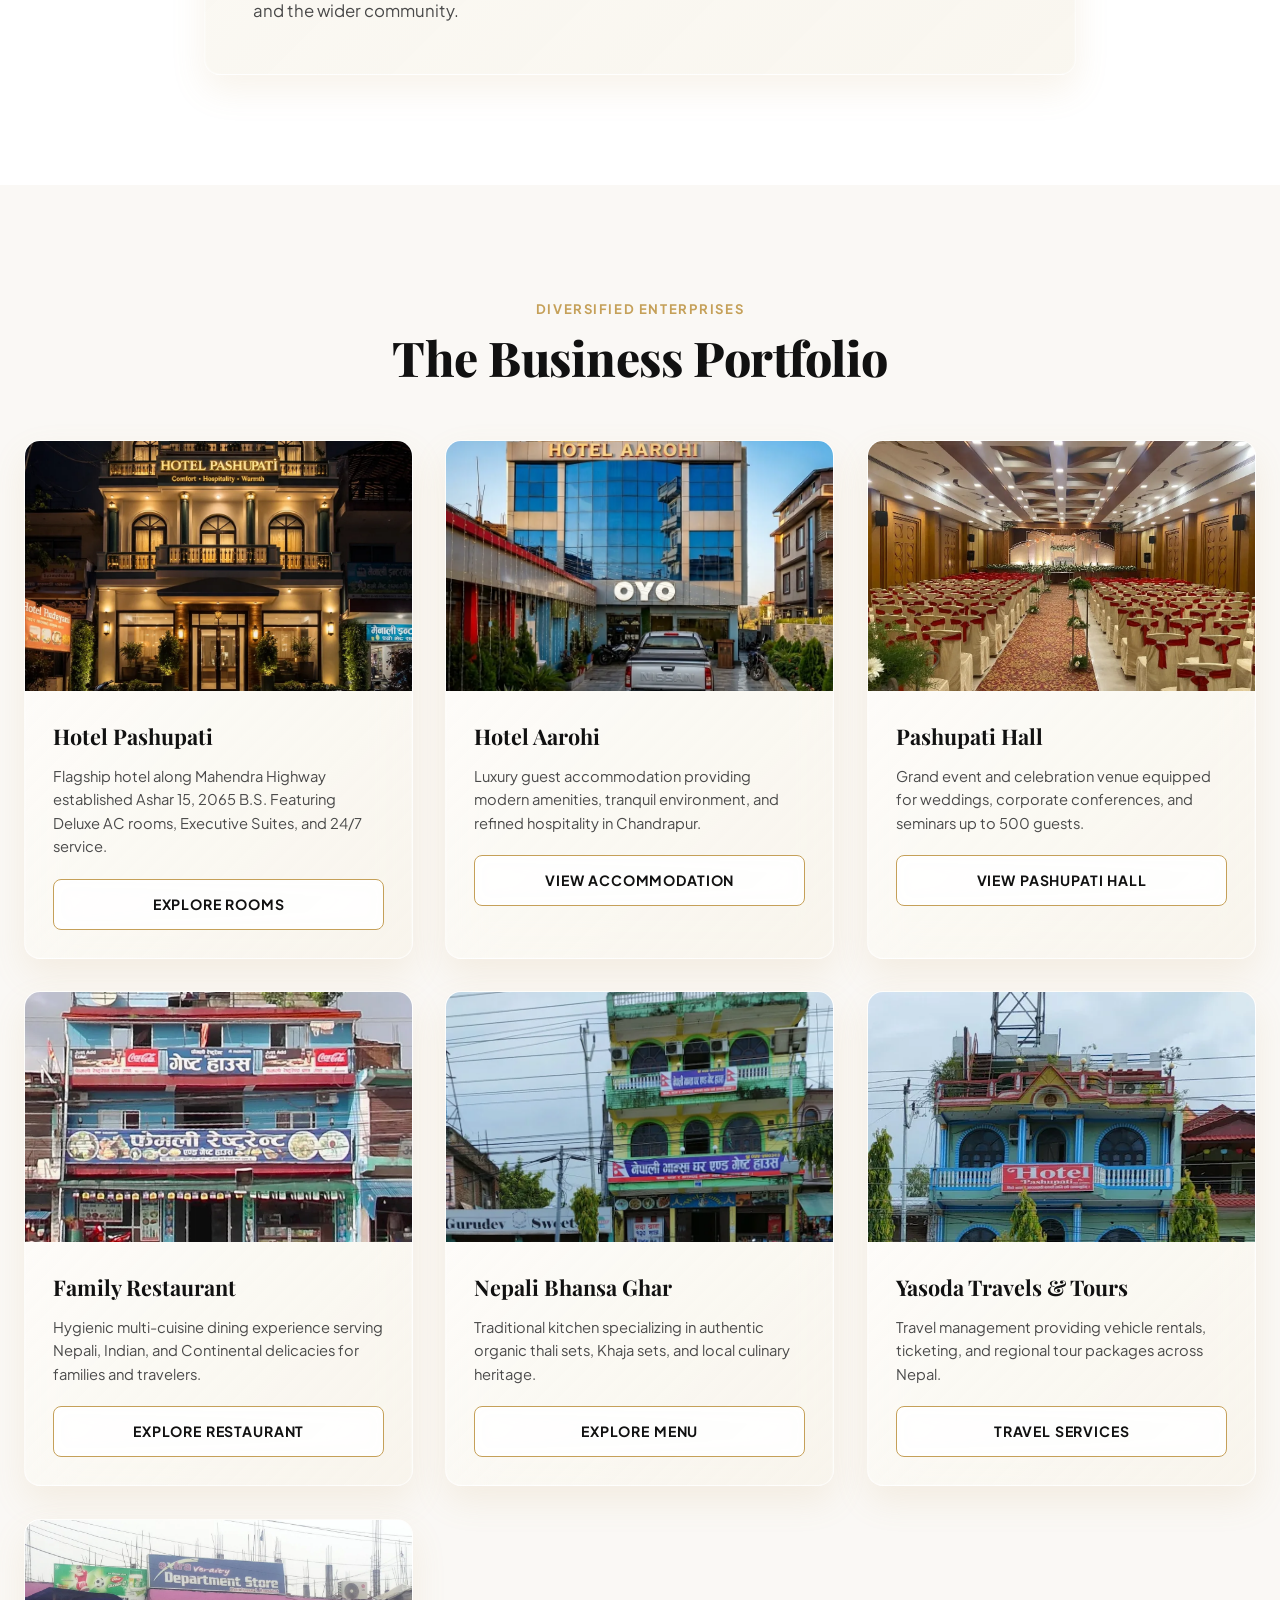
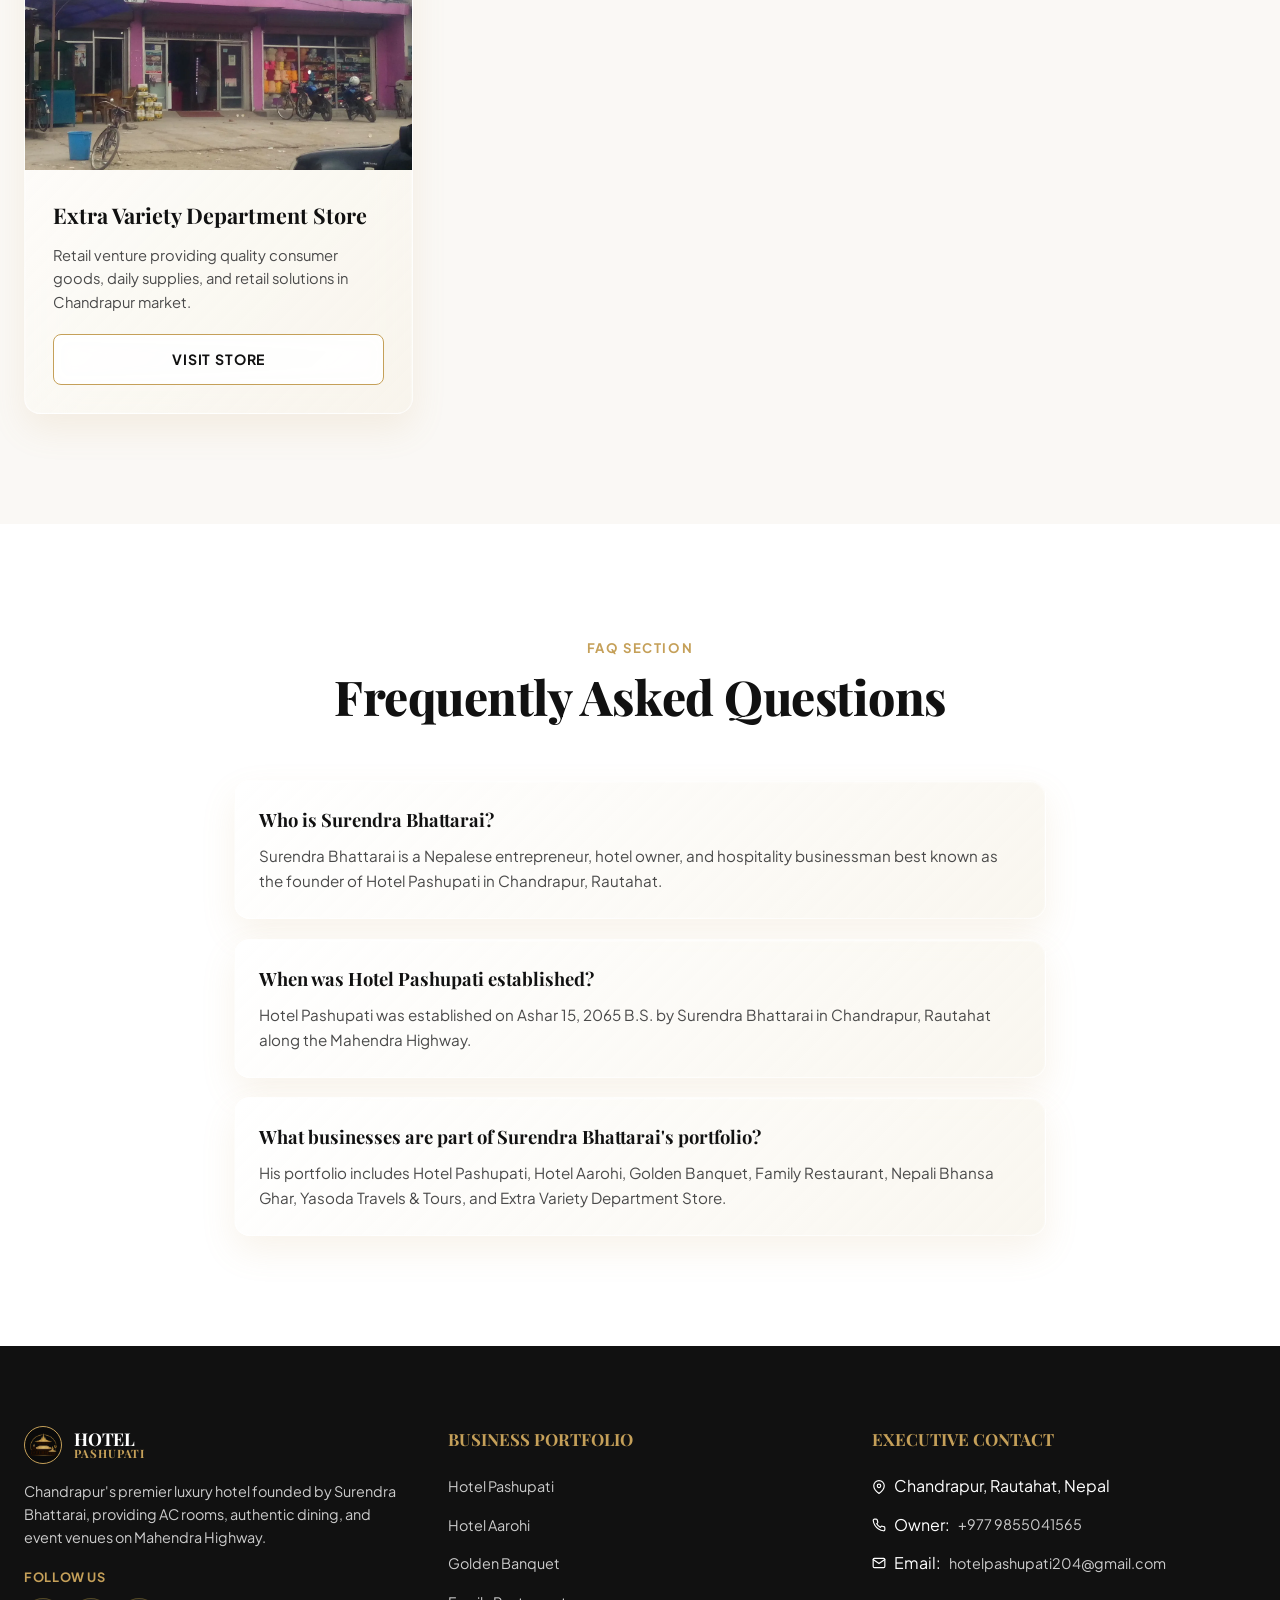
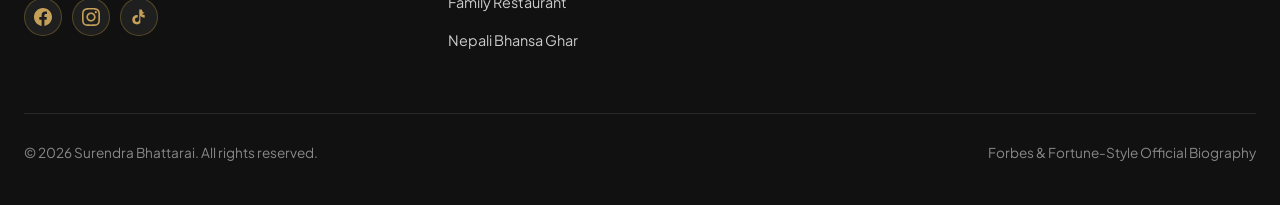
<file: owner.html>
<!doctype html>
<html lang="en" prefix="og: http://ogp.me/ns#">

<head>
  <meta charset="utf-8" />
  <meta name="viewport" content="width=device-width, initial-scale=1" />

  <!-- Primary SEO Title & Meta Tags -->
  <title>Surendra Bhattarai | The Entrepreneur Behind Hotel Pashupati</title>
  <meta name="description"
    content="Hotel Pashupati—where comfort, hospitality, and memorable experiences come together in Chandrapur, Rautahat, Nepal." />
  <meta name="keywords"
    content="Surendra Bhattarai, Surendra Bhattarai Hotel Pashupati, Hotel Owner Surendra Bhattarai, Surendra Bhattarai Nepal, Hotel Entrepreneur Nepal, Hospitality Businessman Nepal, Hotel Pashupati Owner, Businessman Rautahat" />
  <meta name="author" content="Surendra Bhattarai" />
  <meta name="robots" content="index, follow, max-image-preview:large, max-snippet:-1, max-video-preview:-1" />
  <meta name="theme-color" content="#111111" />

  <link rel="canonical" href="https://hotelpashupati.com.np/owner.html" />

  <!-- Site Favicon & Google Search Results Icon (Placed at TOP of HEAD for Safari & Googlebot) -->
  <link rel="icon" type="image/png" sizes="512x512" href="favicon-512x512.png" />
  <link rel="icon" type="image/png" sizes="192x192" href="favicon-192x192.png" />
  <link rel="icon" type="image/png" sizes="144x144" href="favicon-144x144.png" />
  <link rel="icon" type="image/png" sizes="96x96" href="favicon-96x96.png" />
  <link rel="icon" type="image/png" sizes="48x48" href="favicon-48x48.png" />
  <link rel="icon" type="image/png" sizes="32x32" href="favicon-32x32.png" />
  <link rel="icon" type="image/png" sizes="16x16" href="favicon-16x16.png" />
  <link rel="icon" type="image/png" href="Logo.webp" />
  <link rel="shortcut icon" href="favicon.ico" />
  <link rel="apple-touch-icon" sizes="180x180" href="apple-touch-icon.png" />
  <link rel="manifest" href="site.webmanifest" />

  <!-- Open Graph / Facebook -->
  <meta property="og:type" content="profile" />
  <meta property="og:title" content="Surendra Bhattarai | The Entrepreneur Behind Hotel Pashupati" />
  <meta property="og:description"
    content="Read the official entrepreneurial journey, leadership philosophy, and business portfolio of Surendra Bhattarai." />
  <meta property="og:url" content="https://hotelpashupati.com.np/owner.html" />
  <meta property="og:image" content="https://hotelpashupati.com.np/Owner.webp" />
  <meta property="profile:first_name" content="Surendra" />
  <meta property="profile:last_name" content="Bhattarai" />

  <!-- Twitter Card -->
  <meta name="twitter:card" content="summary_large_image" />
  <meta name="twitter:title" content="Surendra Bhattarai | Nepalese Hospitality Entrepreneur" />
  <meta name="twitter:description"
    content="Official profile of Surendra Bhattarai, founder of Hotel Pashupati and hospitality leader in Rautahat, Nepal." />
  <meta name="twitter:image" content="https://hotelpashupati.com.np/Owner.webp" />

  <!-- Google Fonts -->
  <link rel="dns-prefetch" href="https://fonts.googleapis.com" />
  <link rel="preconnect" href="https://fonts.googleapis.com" />
  <link rel="preconnect" href="https://fonts.gstatic.com" crossorigin />
  <link rel="preload" as="style" href="https://fonts.googleapis.com/css2?family=Playfair+Display:ital,wght@0,400..900;1,400..900&family=Plus+Jakarta+Sans:wght@300;400;500;600;700;800&display=swap" />
  <link rel="stylesheet" href="https://fonts.googleapis.com/css2?family=Playfair+Display:ital,wght@0,400..900;1,400..900&family=Plus+Jakarta+Sans:wght@300;400;500;600;700;800&display=swap" media="print" onload="this.media='all'" />
  <noscript><link rel="stylesheet" href="https://fonts.googleapis.com/css2?family=Playfair+Display:ital,wght@0,400..900;1,400..900&family=Plus+Jakarta+Sans:wght@300;400;500;600;700;800&display=swap" /></noscript>

  <link rel="stylesheet" href="style.css" />
  <script src="script.js" defer></script>

  <!-- High EEAT Structured Data (JSON-LD) -->
  <script type="application/ld+json">
  {
    "@context": "https://schema.org",
    "@graph": [
      {
        "@type": "Person",
        "@id": "https://hotelpashupati.com.np/owner.html#person",
        "name": "Surendra Bhattarai",
        "givenName": "Surendra",
        "familyName": "Bhattarai",
        "birthDate": "1979-04-04",
        "birthPlace": {
          "@type": "Place",
          "name": "Bayarban-07, Morang, Nepal"
        },
        "homeLocation": {
          "@type": "Place",
          "name": "Chandrapur, Rautahat, Nepal"
        },
        "alumniOf": {
          "@type": "EducationalOrganization",
          "name": "Bachelor of Business Studies (BBS)"
        },
        "jobTitle": "Founder & Managing Director",
        "worksFor": {
          "@type": "Hotel",
          "@id": "https://hotelpashupati.com.np/#organization",
          "name": "Hotel Pashupati",
          "logo": "https://hotelpashupati.com.np/logo.png"
        },
        "description": "Surendra Bhattarai is a Nepalese entrepreneur, hotel owner, and hospitality businessman who built a diversified portfolio starting with Hotel Pashupati on Ashar 15, 2065 B.S.",
        "image": "https://hotelpashupati.com.np/Owner.webp",
        "url": "https://hotelpashupati.com.np/owner.html",
        "memberOf": {
          "@type": "Organization",
          "name": "Hotel Entrepreneurs Association of Rautahat"
        }
      },
      {
        "@type": "BreadcrumbList",
        "itemListElement": [
          {
            "@type": "ListItem",
            "position": 1,
            "name": "Home",
            "item": "https://hotelpashupati.com.np/"
          },
          {
            "@type": "ListItem",
            "position": 2,
            "name": "Surendra Bhattarai Profile",
            "item": "https://hotelpashupati.com.np/owner.html"
          }
        ]
      },
      {
        "@type": "FAQPage",
        "mainEntity": [
          {
            "@type": "Question",
            "name": "Who is Surendra Bhattarai?",
            "acceptedAnswer": {
              "@type": "Answer",
              "text": "Surendra Bhattarai is a Nepalese entrepreneur, hotel owner, and hospitality businessman best known as the founder of Hotel Pashupati in Chandrapur, Rautahat."
            }
          },
          {
            "@type": "Question",
            "name": "When was Hotel Pashupati established?",
            "acceptedAnswer": {
              "@type": "Answer",
              "text": "Hotel Pashupati was established on Ashar 15, 2065 B.S. by Surendra Bhattarai in Chandrapur, Rautahat along the Mahendra Highway."
            }
          },
          {
            "@type": "Question",
            "name": "What businesses are part of Surendra Bhattarai's portfolio?",
            "acceptedAnswer": {
              "@type": "Answer",
              "text": "His portfolio includes Hotel Pashupati, Hotel Aarohi, Golden Banquet, Family Restaurant, Nepali Bhansa Ghar, Yasoda Travels & Tours, and Extra Variety Department Store."
            }
          }
        ]
      }
    ]
  }
  </script>
  <!-- Open Graph & Social Media Preview Cards (Facebook, Instagram, TikTok, WhatsApp) -->
  <meta property="og:image" content="https://hotelpashupati.com.np/Logo.webp" />
  <meta property="og:image:type" content="image/png" />
  <meta property="og:image:width" content="1024" />
  <meta property="og:image:height" content="1024" />
  <meta property="og:logo" content="https://hotelpashupati.com.np/Logo.webp" />
  <meta name="twitter:card" content="summary_large_image" />
  <meta name="twitter:image" content="https://hotelpashupati.com.np/Logo.webp" />

</head>

<body>

  <!-- Left Side Hover Glassmorphism Sidebar (Appears on Hovering Left Edge) -->
  <aside class="left-glass-sidebar" aria-label="Quick Executive Actions">
    <div class="sidebar-handle">QUICK LINKS ✦</div>
    <div class="sidebar-content">
      <a href="index.html" class="sidebar-link">
        <svg class="nav-svg-icon" viewBox="0 0 24 24" fill="none" stroke="currentColor" stroke-width="2">
          <path d="M3 9l9-7 9 7v11a2 2 0 0 1-2 2H5a2 2 0 0 1-2-2z"></path>
        </svg>
        Home Page
      </a>
      <a href="tel:+9779855041565" onclick="return handleBooking(event)" class="sidebar-link">
        <svg class="nav-svg-icon" viewBox="0 0 24 24" fill="none" stroke="currentColor" stroke-width="2">
          <path
            d="M22 16.92v3a2 2 0 0 1-2.18 2 19.79 19.79 0 0 1-8.63-3.07 19.5 19.5 0 0 1-6-6 19.79 19.79 0 0 1-3.07-8.67A2 2 0 0 1 4.11 2h3a2 2 0 0 1 2 1.72 12.84 12.84 0 0 0 .7 2.81 2 2 0 0 1-.45 2.11L8.09 9.91a16 16 0 0 0 6 6l1.27-1.27a2 2 0 0 1 2.11-.45 12.84 12.84 0 0 0 2.81.7A2 2 0 0 1 22 16.92z">
          </path>
        </svg>
        Executive Call
      </a>
      <a href="rooms.html" class="sidebar-link">
        <svg class="nav-svg-icon" viewBox="0 0 24 24" fill="none" stroke="currentColor" stroke-width="2">
          <path d="M2 4v16"></path>
          <path d="M2 8h18a2 2 0 0 1 2 2v10"></path>
        </svg>
        Accommodations
      </a>
    </div>
  </aside>

  <!-- Aesthetic Dark Liquid Glass Capsule Header -->
  <header>
    <div class="container">
      <div class="nav-glass-capsule">
        <nav>
          <a href="index.html" class="brand">
            <img src="Logo.webp?v=3" alt="Hotel Pashupati Logo" class="brand-logo-img"
              style="width:38px; height:38px; max-width:38px; max-height:38px; object-fit:contain; border-radius:50%; border:1.5px solid #C5A059; background:rgba(0,0,0,0.4); padding:2px; flex-shrink:0;"
              onerror="this.onerror=null;this.src='logo_web.webp';" />
            <div class="brand-name">Hotel <span>Pashupati</span></div>
          </a>

          <ul class="navlinks" id="primaryNav">
            <li><a href="index.html"><svg class="nav-svg-icon" viewBox="0 0 24 24" fill="none" stroke="currentColor" stroke-width="2"><path d="M3 9l9-7 9 7v11a2 2 0 0 1-2 2H5a2 2 0 0 1-2-2z"></path></svg>Home</a></li>
            <li><a href="rooms.html"><svg class="nav-svg-icon" viewBox="0 0 24 24" fill="none" stroke="currentColor" stroke-width="2"><path d="M2 4v16"></path><path d="M2 8h18a2 2 0 0 1 2 2v10"></path></svg>Rooms</a></li>
            <li><a href="menu.html"><svg class="nav-svg-icon" viewBox="0 0 24 24" fill="none" stroke="currentColor" stroke-width="2"><path d="M14 2H6a2 2 0 0 0-2 2v16a2 2 0 0 0 2 2h12a2 2 0 0 0 2-2V8z"></path></svg>Dining</a></li>
            <li><a href="gallery.html"><svg class="nav-svg-icon" viewBox="0 0 24 24" fill="none" stroke="currentColor" stroke-width="2"><rect x="3" y="3" width="18" height="18" rx="2"/><circle cx="8.5" cy="8.5" r="1.5"/><polyline points="21 15 16 10 5 21"/></svg>Gallery</a></li>
            <li><a href="location.html"><svg class="nav-svg-icon" viewBox="0 0 24 24" fill="none" stroke="currentColor" stroke-width="2"><path d="M21 10c0 7-9 13-9 13s-9-6-9-13a9 9 0 0 1 18 0z"/><circle cx="12" cy="10" r="3"/></svg>Location</a></li>
            <li class="nav-dropdown">
              <a href="#" class="nav-dropdown-trigger" onclick="return false;">
                <svg class="nav-svg-icon" viewBox="0 0 24 24" fill="none" stroke="currentColor" stroke-width="2"><circle cx="12" cy="12" r="1"/><circle cx="19" cy="12" r="1"/><circle cx="5" cy="12" r="1"/></svg>
                More <span class="dropdown-arrow">▾</span>
              </a>
              <div class="nav-dropdown-menu">
                <a href="events.html"><svg class="nav-svg-icon" viewBox="0 0 24 24" fill="none" stroke="currentColor" stroke-width="2"><rect x="3" y="4" width="18" height="18" rx="2"></rect></svg>Events &amp; Halls</a>
                <a href="reviews.html"><svg class="nav-svg-icon" viewBox="0 0 24 24" fill="none" stroke="currentColor" stroke-width="2"><path d="M12 2l3.09 6.26L22 9.27l-5 4.87 1.18 6.88L12 17.77l-6.18 3.25L7 14.14 2 9.27l6.91-1.01L12 2z"/></svg>Guest Reviews</a>
                <a href="blog.html"><svg class="nav-svg-icon" viewBox="0 0 24 24" fill="none" stroke="currentColor" stroke-width="2"><path d="M4 19.5A2.5 2.5 0 0 1 6.5 17H20"/><path d="M6.5 2H20v20H6.5A2.5 2.5 0 0 1 4 19.5v-15A2.5 2.5 0 0 1 6.5 2z"/></svg>Travel Blog</a>
                <a href="owner.html" class="active"><svg class="nav-svg-icon" viewBox="0 0 24 24" fill="none" stroke="currentColor" stroke-width="2"><path d="M20 21v-2a4 4 0 0 0-4-4H8a4 4 0 0 0-4 4v2"></path><circle cx="12" cy="7" r="4"></circle></svg>Owner Story</a>
                <a href="about.html"><svg class="nav-svg-icon" viewBox="0 0 24 24" fill="none" stroke="currentColor" stroke-width="2"><circle cx="12" cy="12" r="10"></circle></svg>About Us</a>
                <a href="contact.html"><svg class="nav-svg-icon" viewBox="0 0 24 24" fill="none" stroke="currentColor" stroke-width="2"><path d="M4 4h16c1.1 0 2 .9 2 2v12c0 1.1-.9 2-2 2H4c-1.1 0-2-.9-2-2V6c0-1.1.9-2 2-2z"></path></svg>Contact Us</a>
              </div>
            </li>
          </ul>

          <div class="header-actions">
            <a href="#booking" onclick="return handleBooking(event)" class="btn-nav-cta">Book Now</a>
            <button class="mobile-nav-toggle" id="menuToggle" aria-label="Toggle Navigation"><svg width="20" height="20"
                viewBox="0 0 24 24" fill="none" stroke="currentColor" stroke-width="2" stroke-linecap="round"
                stroke-linejoin="round">
                <line x1="3" y1="12" x2="21" y2="12"></line>
                <line x1="3" y1="6" x2="21" y2="6"></line>
                <line x1="3" y1="18" x2="21" y2="18"></line>
              </svg></button>
          </div>
        </nav>
      </div>
    </div>
  </header>

  <!-- Forbes Editorial Hero Section -->
  <section class="section" style="padding-top:160px; background:var(--bg-secondary);">
    <div class="container">
      <div class="owner-hero-grid">

        <!-- Portrait Image Card -->
        <div class="liquid-glass reveal" style="padding:12px; border-radius:var(--radius-lg); text-align:center;">
          <div
            style="position:relative; width:100%; border-radius:var(--radius-md); overflow:hidden; border:1px solid var(--border-gold);">
            <img src="Owner.webp" alt="Surendra Bhattarai - Founder of Hotel Pashupati"
              style="width:100%; height:auto; display:block; object-fit:cover; object-position:top center;">
          </div>
          <div style="margin-top:18px; padding:10px 0;">
            <h3 style="font-family:var(--font-heading); font-size:1.5rem; color:var(--color-black); font-weight:800;">
              Surendra Bhattarai</h3>
            <p
              style="color:var(--color-gold-dark); font-weight:700; font-size:0.88rem; text-transform:uppercase; letter-spacing:0.08em; margin-top:4px;">
              Entrepreneur, Hotel Owner & Businessman
            </p>
          </div>
        </div>

        <!-- Executive Profile Content -->
        <div class="reveal">
          <div class="hero-badge" style="background:rgba(197, 160, 89, 0.1); border:1px solid var(--color-gold);">
            <span class="hero-badge-dot"></span>
            <span>Founder & Managing Director</span>
          </div>

          <!-- H1 Main Heading -->
          <h1
            style="font-family:var(--font-heading); font-size:clamp(2.6rem, 4.8vw, 4.2rem); font-weight:800; color:var(--color-black); line-height:1.1; margin-bottom:14px;">
            Surendra Bhattarai
          </h1>

          <!-- H2 Subheadline (Second Part) -->
          <h2
            style="font-family:var(--font-heading); font-size:clamp(1.35rem, 2.2vw, 1.85rem); font-weight:600; color:var(--text-secondary); line-height:1.35; margin-bottom:24px;">
            The Entrepreneur Behind <span style="color:var(--color-gold); font-style:italic;">Hotel Pashupati</span> and
            a Growing Hospitality Business in Nepal
          </h2>

          <p
            style="font-size:1.05rem; color:var(--text-secondary); line-height:1.75; margin-bottom:28px; font-weight:500;">
            A visionary entrepreneur in Nepal’s hospitality industry who built a diversified portfolio of hotels,
            restaurants, banquet services, travel and tourism, and retail enterprises through dedication, perseverance,
            and a long-term vision.
          </p>

          <div style="display:flex; gap:16px; flex-wrap:wrap;">
            <a href="tel:+9779855041565" onclick="return handleBooking(event)" class="btn btn-primary">
              <svg class="nav-svg-icon" viewBox="0 0 24 24" fill="none" stroke="currentColor" stroke-width="2"
                stroke-linecap="round" stroke-linejoin="round">
                <path
                  d="M22 16.92v3a2 2 0 0 1-2.18 2 19.79 19.79 0 0 1-8.63-3.07 19.5 19.5 0 0 1-6-6 19.79 19.79 0 0 1-3.07-8.67A2 2 0 0 1 4.11 2h3a2 2 0 0 1 2 1.72 12.84 12.84 0 0 0 .7 2.81 2 2 0 0 1-.45 2.11L8.09 9.91a16 16 0 0 0 6 6l1.27-1.27a2 2 0 0 1 2.11-.45 12.84 12.84 0 0 0 2.81.7A2 2 0 0 1 22 16.92z">
                </path>
              </svg> Direct Contact (+977 9855041565)
            </a>
            <a href="#article" class="btn btn-outline">Read Official Biography</a>
          </div>
        </div>

      </div>
    </div>
  </section>

  <!-- Quick Facts Box -->
  <section class="section" style="padding:60px 0 0;">
    <div class="container">
      <div class="liquid-glass reveal" style="padding:36px; border:1px solid var(--border-gold);">
        <h3
          style="font-family:var(--font-heading); font-size:1.5rem; color:var(--color-black); font-weight:800; margin-bottom:24px; border-bottom:1px solid var(--border-gold); padding-bottom:12px;">
          Quick Facts: Surendra Bhattarai
        </h3>

        <div style="display:grid; grid-template-columns: repeat(auto-fit, minmax(260px, 1fr)); gap:20px;">
          <div>
            <div style="font-size:0.75rem; text-transform:uppercase; color:var(--text-muted); font-weight:700;">Full
              Name</div>
            <div style="font-size:1.05rem; font-weight:700; color:var(--color-black); margin-top:2px;">Surendra
              Bhattarai</div>
          </div>

          <div>
            <div style="font-size:0.75rem; text-transform:uppercase; color:var(--text-muted); font-weight:700;">Date of
              Birth</div>
            <div style="font-size:1.05rem; font-weight:700; color:var(--color-black); margin-top:2px;">4 April 1979
            </div>
          </div>

          <div>
            <div style="font-size:0.75rem; text-transform:uppercase; color:var(--text-muted); font-weight:700;">
              Birthplace</div>
            <div style="font-size:1.05rem; font-weight:700; color:var(--color-black); margin-top:2px;">Bayarban-07,
              Morang, Nepal</div>
          </div>

          <div>
            <div style="font-size:0.75rem; text-transform:uppercase; color:var(--text-muted); font-weight:700;">Current
              Base</div>
            <div style="font-size:1.05rem; font-weight:700; color:var(--color-black); margin-top:2px;">Chandrapur,
              Rautahat, Nepal</div>
          </div>

          <div>
            <div style="font-size:0.75rem; text-transform:uppercase; color:var(--text-muted); font-weight:700;">
              Education</div>
            <div style="font-size:1.05rem; font-weight:700; color:var(--color-black); margin-top:2px;">Bachelor of
              Business Studies (BBS)</div>
          </div>

          <div>
            <div style="font-size:0.75rem; text-transform:uppercase; color:var(--text-muted); font-weight:700;">
              Profession</div>
            <div style="font-size:1.05rem; font-weight:700; color:var(--color-gold-dark); margin-top:2px;">Entrepreneur,
              Hotel Owner, Hospitality Businessman</div>
          </div>

          <div>
            <div style="font-size:0.75rem; text-transform:uppercase; color:var(--text-muted); font-weight:700;">Known
              For</div>
            <div style="font-size:1.05rem; font-weight:700; color:var(--color-black); margin-top:2px;">Founder of Hotel
              Pashupati and multiple hospitality, travel, and retail businesses</div>
          </div>

          <div>
            <div style="font-size:0.75rem; text-transform:uppercase; color:var(--text-muted); font-weight:700;">Business
              Interests</div>
            <div style="font-size:1.05rem; font-weight:700; color:var(--color-black); margin-top:2px;">Hospitality,
              Hotels, Restaurants, Banquet Services, Travel & Tourism, Retail</div>
          </div>
        </div>

        <div style="margin-top:24px; padding-top:16px; border-top:1px dashed var(--border-gold);">
          <div style="font-size:0.75rem; text-transform:uppercase; color:var(--text-muted); font-weight:700;">Vision
          </div>
          <div style="font-size:1.05rem; font-style:italic; color:var(--color-black); margin-top:4px;">
            "To strengthen Nepal’s hospitality sector through quality service, ethical business practices, and
            sustainable growth."
          </div>
        </div>
      </div>
    </div>
  </section>

  <!-- Official Forbes-Style Editorial Biography Article -->
  <section class="section" id="article">
    <div class="container" style="max-width:920px;">
      <div class="liquid-glass reveal biography-article-card"
        style="padding:48px; line-height:1.85; font-size:1.05rem; color:var(--text-secondary);">

        <!-- Official Portrait Image Card Header -->
        <div style="margin-bottom:32px; border-radius:var(--radius-md); overflow:hidden; border:1px solid var(--border-gold); background:rgba(0,0,0,0.3); padding:8px; text-align:center;">
          <img src="Owner.webp" alt="Surendra Bhattarai - Founder & Managing Director of Hotel Pashupati" style="width:100%; max-height:480px; object-fit:cover; object-position:top center; border-radius:calc(var(--radius-md) - 4px); display:block;">
          <div style="padding:10px 8px 4px 8px;">
            <div style="font-family:var(--font-heading); font-size:1.15rem; font-weight:700; color:var(--color-black);">Surendra Bhattarai</div>
            <div style="font-size:0.82rem; color:var(--color-gold-dark); font-weight:600; text-transform:uppercase; letter-spacing:0.06em;">Founder & Managing Director, Hotel Pashupati</div>
          </div>
        </div>

        <p style="margin-bottom:24px; font-size:1.12rem; font-weight:500; color:var(--color-black);">
          <strong>Surendra Bhattarai</strong> is a Nepalese entrepreneur, hotel owner, and hospitality businessman who
          has built a diversified portfolio of businesses through dedication, perseverance, and a long-term vision. Best
          known as the founder of <strong>Hotel Pashupati</strong> in Chandrapur, Rautahat, Surendra Bhattarai has
          gradually expanded his entrepreneurial journey into hotels, restaurants, banquet services, travel and tourism,
          and retail.
        </p>

        <p style="margin-bottom:24px;">
          Born on 4 April 1979 in Bayarban-07, Morang, Nepal, Surendra Bhattarai grew up with the belief that success
          comes through consistent hard work, discipline, and integrity. After completing his Bachelor of Business
          Studies (BBS), he chose entrepreneurship over conventional employment, determined to create opportunities not
          only for himself but also for his community.
        </p>

        <p style="margin-bottom:36px;">
          Today, Surendra Bhattarai is recognised by customers and business associates for his commitment to quality
          hospitality, customer satisfaction, and business development. His ventures contribute to local employment and
          support tourism and hospitality in Nepal.
        </p>

        <h3 style="font-family:var(--font-heading); font-size:1.6rem; color:var(--color-black); margin-bottom:16px;">
          Early Life and Education</h3>
        <p style="margin-bottom:24px;">
          Surendra Bhattarai was born in Bayarban-07 of Morang District. Raised in a family that valued honesty,
          responsibility, and perseverance, he learned from an early age that meaningful achievements are earned through
          dedication and continuous effort.
        </p>
        <p style="margin-bottom:36px;">
          His academic journey led him to pursue a Bachelor of Business Studies (BBS), where he gained a solid
          understanding of business management, finance, marketing, and entrepreneurship. While his education provided a
          theoretical foundation, his greatest lessons came from practical experience and years of hands-on business
          management.
        </p>

        <h3 style="font-family:var(--font-heading); font-size:1.6rem; color:var(--color-black); margin-bottom:16px;">
          Beginning an Entrepreneurial Journey</h3>
        <p style="margin-bottom:24px;">
          Like many entrepreneurs, Surendra Bhattarai’s journey was not defined by instant success. Building a business
          from the ground up required patience, calculated decision-making, and the willingness to overcome challenges.
        </p>
        <p style="margin-bottom:24px;">
          Starting with limited resources, he focused on earning the trust of customers by delivering reliable service
          and maintaining high standards. Rather than pursuing rapid expansion, he adopted a gradual growth strategy,
          reinvesting in his businesses and strengthening operations over time.
        </p>
        <p style="margin-bottom:36px;">
          This disciplined approach helped lay the foundation for what would become a diversified business portfolio.
        </p>

        <h3 style="font-family:var(--font-heading); font-size:1.6rem; color:var(--color-black); margin-bottom:16px;">
          Establishing Hotel Pashupati</h3>
        <p style="margin-bottom:24px;">
          A significant milestone came on <strong>Ashar 15, 2065 B.S.</strong>, with the establishment of <strong>Hotel
            Pashupati</strong> in Chandrapur, Rautahat.
        </p>

        <!-- Portrait Feature Card -->
        <div class="liquid-glass reveal"
          style="padding:16px; margin:28px 0; border:1px solid var(--border-gold); border-radius:var(--radius-md); text-align:center;">
          <img src="Surendra Bhattarai.webp" alt="Surendra Bhattarai - Hotel Owner & Nepalese Hospitality Businessman"
            style="width:100%; max-height:480px; object-fit:contain; border-radius:var(--radius-sm); display:block; margin:0 auto;">
          <div
            style="margin-top:12px; font-family:var(--font-heading); font-size:1.15rem; font-weight:700; color:var(--color-black);">
            Surendra Bhattarai — Founder & Managing Director</div>
        </div>

        <p style="margin-bottom:36px;">
          Strategically located along the Mahendra Highway, Hotel Pashupati was founded with the vision of providing
          comfortable accommodation, quality dining, and dependable hospitality for business travellers, families,
          tourists, and visitors to the region. Over the years, the hotel has evolved into a recognised hospitality
          destination in Chandrapur, offering modern rooms, event facilities, and authentic Nepali hospitality. The
          success of Hotel Pashupati became the cornerstone of Surendra Bhattarai’s broader entrepreneurial journey,
          creating opportunities for further investment in hospitality and related industries.
        </p>

        <h3 style="font-family:var(--font-heading); font-size:1.6rem; color:var(--color-black); margin-bottom:16px;">
          Building a Diversified Business Portfolio</h3>
        <p style="margin-bottom:20px;">
          Driven by a vision for sustainable growth, Surendra Bhattarai expanded beyond a single hotel into multiple
          businesses serving different customer needs. His business portfolio includes:
        </p>
        <ul style="margin-bottom:24px; padding-left:24px; display:flex; flex-direction:column; gap:10px;">
          <li><strong>Hotel Pashupati</strong> (Flagship Hotel Destination)</li>
          <li><strong>Hotel Aarohi</strong> (Luxury Accommodation)</li>
          <li><strong>Pashupati Hall</strong> (Event & Wedding Venue)</li>
          <li><strong>Family Restaurant</strong> (Dining Experience)</li>
          <li><strong>Nepali Bhansa Ghar</strong> (Authentic Nepali Cuisine)</li>
          <li><strong>Yasoda Travels & Tours</strong> (Tourism & Travel Services)</li>
          <li><strong>Extra Variety Department Store</strong> (Retail Business)</li>
        </ul>
        <p style="margin-bottom:36px;">
          Together, these businesses reflect a commitment to providing quality hospitality, dining, travel, and retail
          services while supporting local economic activity.
        </p>

        <h3 style="font-family:var(--font-heading); font-size:1.6rem; color:var(--color-black); margin-bottom:16px;">
          Leadership Philosophy</h3>
        <p style="margin-bottom:20px;">
          Surendra Bhattarai believes that successful businesses are built on trust, consistency, and service
          excellence. His leadership philosophy centres on:
        </p>
        <ul style="margin-bottom:24px; padding-left:24px; display:flex; flex-direction:column; gap:10px;">
          <li>Putting customers first</li>
          <li>Investing in long-term relationships</li>
          <li>Maintaining ethical business practices</li>
          <li>Creating employment opportunities</li>
          <li>Continuously improving service quality</li>
          <li>Supporting local communities</li>
        </ul>
        <p style="margin-bottom:36px;">
          This approach has guided the steady growth of his enterprises while helping establish a reputation for
          reliability.
        </p>

        <h3 style="font-family:var(--font-heading); font-size:1.6rem; color:var(--color-black); margin-bottom:16px;">
          Commitment to Community</h3>
        <p style="margin-bottom:20px;">
          Beyond business, Surendra Bhattarai has participated in community-support initiatives during times of need.
        </p>
        <p style="margin-bottom:20px;">
          During the COVID-19 pandemic, he supported local relief efforts by assisting economically vulnerable
          individuals and families. Following the 2072 Nepal Earthquake, he also contributed to relief activities and
          initiatives that helped local communities recover and restore normal market operations.
        </p>
        <p style="margin-bottom:36px;">
          He is also associated with the <strong>Hotel Entrepreneurs Association of Rautahat</strong>, reflecting his
          engagement with Nepal’s hospitality sector and local business community.
        </p>

        <h3 style="font-family:var(--font-heading); font-size:1.6rem; color:var(--color-black); margin-bottom:16px;">
          Looking Ahead</h3>
        <p style="margin-bottom:20px;">
          As Nepal’s hospitality industry continues to evolve, Surendra Bhattarai remains focused on strengthening his
          businesses while improving guest experiences and contributing to regional tourism.
        </p>
        <p style="margin-bottom:20px;">
          His vision is to continue expanding responsibly, embrace innovation, and promote hospitality that reflects
          Nepal’s culture, warmth, and professionalism.
        </p>
        <p>
          With a growing portfolio of hospitality and service-oriented businesses, Surendra Bhattarai continues to work
          toward creating lasting value for customers, employees, business partners, and the wider community.
        </p>

      </div>
    </div>
  </section>

  <!-- Business Portfolio Showcase Grid -->
  <section class="section" style="background:var(--bg-secondary);">
    <div class="container">
      <div class="section-header reveal">
        <span class="section-tag">Diversified Enterprises</span>
        <h2 class="section-title">The Business Portfolio</h2>
      </div>

      <div class="cards-grid">
        <!-- Hotel Pashupati -->
        <div class="room-card liquid-glass reveal">
          <div class="room-image-wrapper">
            <img src="Hotelpashupati.webp" alt="Hotel Pashupati Flagship Hotel">
          </div>
          <div class="room-card-content">
            <h3 class="room-card-title">Hotel Pashupati</h3>
            <p class="room-card-desc">Flagship hotel along Mahendra Highway established Ashar 15, 2065 B.S. Featuring
              Deluxe AC rooms, Executive Suites, and 24/7 service.</p>
            <a href="rooms.html" class="btn btn-outline">Explore Rooms</a>
          </div>
        </div>

        <!-- Hotel Aarohi -->
        <div class="room-card liquid-glass reveal">
          <div class="room-image-wrapper">
            <img src="aarohi.webp" alt="Hotel Aarohi Accommodation" style="object-fit:cover;">
          </div>
          <div class="room-card-content">
            <h3 class="room-card-title">Hotel Aarohi</h3>
            <p class="room-card-desc">Luxury guest accommodation providing modern amenities, tranquil environment, and
              refined hospitality in Chandrapur.</p>
            <a href="rooms.html" class="btn btn-outline">View Accommodation</a>
          </div>
        </div>

        <!-- Pashupati Hall -->
        <div class="room-card liquid-glass reveal">
          <div class="room-image-wrapper">
            <img src="2.webp" alt="Pashupati Hall Event Venue" style="object-fit:cover;">
          </div>
          <div class="room-card-content">
            <h3 class="room-card-title">Pashupati Hall</h3>
            <p class="room-card-desc">Grand event and celebration venue equipped for weddings, corporate conferences,
              and seminars up to 500 guests.</p>
            <a href="events.html" class="btn btn-outline">View Pashupati Hall</a>
          </div>
        </div>

        <!-- Family Restaurant -->
        <div class="room-card liquid-glass reveal">
          <div class="room-image-wrapper">
            <img src="family.webp" alt="Family Restaurant & Bar" style="object-fit:cover;">
          </div>
          <div class="room-card-content">
            <h3 class="room-card-title">Family Restaurant</h3>
            <p class="room-card-desc">Hygienic multi-cuisine dining experience serving Nepali, Indian, and Continental
              delicacies for families and travelers.</p>
            <a href="menu.html" class="btn btn-outline">Explore Restaurant</a>
          </div>
        </div>

        <!-- Nepali Bhansa Ghar -->
        <div class="room-card liquid-glass reveal">
          <div class="room-image-wrapper">
            <img src="nepali.webp" alt="Nepali Bhansa Ghar Cuisine" style="object-fit:cover;">
          </div>
          <div class="room-card-content">
            <h3 class="room-card-title">Nepali Bhansa Ghar</h3>
            <p class="room-card-desc">Traditional kitchen specializing in authentic organic thali sets, Khaja sets, and
              local culinary heritage.</p>
            <a href="menu.html" class="btn btn-outline">Explore Menu</a>
          </div>
        </div>

        <!-- Yasoda Travels & Tours -->
        <div class="room-card liquid-glass reveal">
          <div class="room-image-wrapper">
            <img src="hotel out look 1.webp" alt="Yasoda Travels & Tours" style="object-fit:cover;">
          </div>
          <div class="room-card-content">
            <h3 class="room-card-title">Yasoda Travels & Tours</h3>
            <p class="room-card-desc">Travel management providing vehicle rentals, ticketing, and regional tour packages
              across Nepal.</p>
            <a href="contact.html" class="btn btn-outline">Travel Services</a>
          </div>
        </div>

        <!-- Extra Variety Department Store -->
        <div class="room-card liquid-glass reveal">
          <div class="room-image-wrapper">
            <img src="Department.webp" alt="Extra Variety Department Store" style="object-fit:cover;">
          </div>
          <div class="room-card-content">
            <h3 class="room-card-title">Extra Variety Department Store</h3>
            <p class="room-card-desc">Retail venture providing quality consumer goods, daily supplies, and retail
              solutions in Chandrapur market.</p>
            <a href="contact.html" class="btn btn-outline">Visit Store</a>
          </div>
        </div>
      </div>
    </div>
  </section>

  <!-- Frequently Asked Questions (SEO Rich Snippets) -->
  <section class="section">
    <div class="container" style="max-width:860px;">
      <div class="section-header reveal">
        <span class="section-tag">FAQ Section</span>
        <h2 class="section-title">Frequently Asked Questions</h2>
      </div>

      <div style="display:flex; flex-direction:column; gap:20px;">
        <div class="liquid-glass reveal" style="padding:24px;">
          <h3 style="font-family:var(--font-heading); font-size:1.15rem; color:var(--color-black); margin-bottom:8px;">
            Who is Surendra Bhattarai?</h3>
          <p style="color:var(--text-secondary); font-size:0.95rem;">
            Surendra Bhattarai is a Nepalese entrepreneur, hotel owner, and hospitality businessman best known as the
            founder of Hotel Pashupati in Chandrapur, Rautahat.
          </p>
        </div>

        <div class="liquid-glass reveal" style="padding:24px;">
          <h3 style="font-family:var(--font-heading); font-size:1.15rem; color:var(--color-black); margin-bottom:8px;">
            When was Hotel Pashupati established?</h3>
          <p style="color:var(--text-secondary); font-size:0.95rem;">
            Hotel Pashupati was established on Ashar 15, 2065 B.S. by Surendra Bhattarai in Chandrapur, Rautahat along
            the Mahendra Highway.
          </p>
        </div>

        <div class="liquid-glass reveal" style="padding:24px;">
          <h3 style="font-family:var(--font-heading); font-size:1.15rem; color:var(--color-black); margin-bottom:8px;">
            What businesses are part of Surendra Bhattarai's portfolio?</h3>
          <p style="color:var(--text-secondary); font-size:0.95rem;">
            His portfolio includes Hotel Pashupati, Hotel Aarohi, Golden Banquet, Family Restaurant, Nepali Bhansa Ghar,
            Yasoda Travels & Tours, and Extra Variety Department Store.
          </p>
        </div>
      </div>
    </div>
  </section>

  <!-- Footer -->
  <footer>
    <div class="container">
      <div class="footer-grid">
        <div class="footer-col">
          <div style="display:flex; align-items:center; gap:12px; margin-bottom:16px;">
            <img src="Logo.webp?v=3" alt="Hotel Pashupati Logo" class="brand-logo-img"
              style="width:38px; height:38px; max-width:38px; max-height:38px; object-fit:contain; border-radius:50%; border:1.5px solid #C5A059; background:rgba(0,0,0,0.4); padding:2px; flex-shrink:0;"
              onerror="this.onerror=null;this.src='logo_web.webp';" />
            <div class="brand-name" style="color:#fff; font-size:1.1rem;">Hotel <span
                style="color:var(--color-gold);">Pashupati</span></div>
          </div>
          <p style="color:#CCCCCC; font-size:0.9rem; line-height:1.6;">
            Chandrapur's premier luxury hotel founded by Surendra Bhattarai, providing AC rooms, authentic dining, and
            event venues on Mahendra Highway.
          </p>
          <div style="margin-top:18px;">
            <div
              style="font-size:0.8rem; font-weight:700; text-transform:uppercase; letter-spacing:0.05em; color:var(--color-gold); margin-bottom:10px;">
              Follow Us</div>
            <div class="footer-social-links" style="display:flex; gap:10px;">
              <a href="https://facebook.com" target="_blank" rel="noopener noreferrer" class="social-icon-btn"
                aria-label="Facebook">
                <svg viewBox="0 0 24 24" fill="currentColor">
                  <path
                    d="M24 12.073c0-6.627-5.373-12-12-12s-12 5.373-12 12c0 5.99 4.388 10.954 10.125 11.854v-8.385H7.078v-3.47h3.047V9.43c0-3.007 1.792-4.669 4.533-4.669 1.312 0 2.686.235 2.686.235v2.953H15.83c-1.491 0-1.956.925-1.956 1.874v2.25h3.328l-.532 3.47h-2.796v8.385C19.612 23.027 24 18.062 24 12.073z" />
                </svg>
              </a>
              <a href="https://instagram.com" target="_blank" rel="noopener noreferrer" class="social-icon-btn"
                aria-label="Instagram">
                <svg viewBox="0 0 24 24" fill="currentColor">
                  <path
                    d="M12 2.163c3.204 0 3.584.012 4.85.07 3.252.148 4.771 1.691 4.919 4.919.058 1.265.069 1.645.069 4.849 0 3.205-.012 3.584-.069 4.849-.149 3.225-1.664 4.771-4.919 4.919-1.266.058-1.644.07-4.85.07-3.204 0-3.584-.012-4.849-.07-3.26-.149-4.771-1.699-4.919-4.92-.058-1.265-.07-1.644-.07-4.849 0-3.204.013-3.583.07-4.849.149-3.227 1.664-4.771 4.919-4.919 1.266-.057 1.645-.069 4.849-.069zm0-2.163c-3.259 0-3.667.014-4.947.072-4.358.2-6.78 2.618-6.98 6.98-.059 1.281-.073 1.689-.073 4.948 0 3.259.014 3.668.072 4.948.2 4.358 2.618 6.78 6.98 6.98 1.281.058 1.689.072 4.948.072 3.259 0 3.668-.014 4.948-.072 4.354-.2 6.782-2.618 6.979-6.98.059-1.28.073-1.689.073-4.948 0-3.259-.014-3.667-.072-4.947-.196-4.354-2.617-6.78-6.979-6.98-1.281-.059-1.69-.073-4.949-.073zm0 5.838c-3.403 0-6.162 2.759-6.162 6.162s2.759 6.163 6.162 6.163 6.162-2.759 6.162-6.163c0-3.403-2.759-6.162-6.162-6.162zm0 10.162c-2.209 0-4-1.79-4-4 0-2.209 1.791-4 4-4s4 1.791 4 4c0 2.21-1.791 4-4 4zm6.406-11.845c-.796 0-1.441.645-1.441 1.44s.645 1.44 1.441 1.44c.795 0 1.439-.645 1.439-1.44s-.644-1.44-1.439-1.44z" />
                </svg>
              </a>
              <a href="https://tiktok.com" target="_blank" rel="noopener noreferrer" class="social-icon-btn"
                aria-label="TikTok">
                <svg viewBox="0 0 24 24" fill="currentColor">
                  <path
                    d="M19.59 6.69a4.83 4.83 0 0 1-3.77-4.25V2h-3.45v13.67a2.89 2.89 0 0 1-5.2 1.74 2.89 2.89 0 0 1 2.31-4.64c.29 0 .56.04.82.1v-3.5a6.34 6.34 0 0 0-1-.08A6.34 6.34 0 0 0 3 15.58a6.34 6.34 0 0 0 10.82 4.46V10.7a8.27 8.27 0 0 0 5.77 2.26v-3.55a4.84 4.84 0 0 1-3.77-1.42z" />
                </svg>
              </a>
            </div>
          </div>
        </div>

        <div class="footer-col">
          <h4>Business Portfolio</h4>
          <ul class="footer-links">
            <li><a href="rooms.html">Hotel Pashupati</a></li>
            <li><a href="rooms.html">Hotel Aarohi</a></li>
            <li><a href="events.html">Golden Banquet</a></li>
            <li><a href="restaurant.html">Family Restaurant</a></li>
            <li><a href="menu.html">Nepali Bhansa Ghar</a></li>
          </ul>
        </div>

        <div class="footer-col">
          <h4>Executive Contact</h4>
          <ul class="footer-links">
            <li style="display:flex; align-items:center; gap:8px;">
              <svg class="nav-svg-icon" viewBox="0 0 24 24" fill="none" stroke="currentColor" stroke-width="2"
                stroke-linecap="round" stroke-linejoin="round">
                <path d="M21 10c0 7-9 13-9 13s-9-6-9-13a9 9 0 0 1 18 0z"></path>
                <circle cx="12" cy="10" r="3"></circle>
              </svg>
              Chandrapur, Rautahat, Nepal
            </li>
            <li style="display:flex; align-items:center; gap:8px;">
              <svg class="nav-svg-icon" viewBox="0 0 24 24" fill="none" stroke="currentColor" stroke-width="2"
                stroke-linecap="round" stroke-linejoin="round">
                <path
                  d="M22 16.92v3a2 2 0 0 1-2.18 2 19.79 19.79 0 0 1-8.63-3.07 19.5 19.5 0 0 1-6-6 19.79 19.79 0 0 1-3.07-8.67A2 2 0 0 1 4.11 2h3a2 2 0 0 1 2 1.72 12.84 12.84 0 0 0 .7 2.81 2 2 0 0 1-.45 2.11L8.09 9.91a16 16 0 0 0 6 6l1.27-1.27a2 2 0 0 1 2.11-.45 12.84 12.84 0 0 0 2.81.7A2 2 0 0 1 22 16.92z">
                </path>
              </svg>
              Owner: <a href="tel:+9779855041565">+977 9855041565</a>
            </li>
            <li style="display:flex; align-items:center; gap:8px;">
              <svg class="nav-svg-icon" viewBox="0 0 24 24" fill="none" stroke="currentColor" stroke-width="2"
                stroke-linecap="round" stroke-linejoin="round">
                <path d="M4 4h16c1.1 0 2 .9 2 2v12c0 1.1-.9 2-2 2H4c-1.1 0-2-.9-2-2V6c0-1.1.9-2 2-2z"></path>
                <polyline points="22,6 12,13 2,6"></polyline>
              </svg>
              Email: <a href="mailto:hotelpashupati204@gmail.com">hotelpashupati204@gmail.com</a>
            </li>
          </ul>
        </div>
      </div>

      <div class="footer-bottom">
        <div>&copy; <span id="year"></span> Surendra Bhattarai. All rights reserved.</div>
        <div>Forbes & Fortune-Style Official Biography</div>
      </div>
    </div>
  </footer>

  <!-- Dedicated Mobile 5-Tab Bottom App Dock (<768px) -->
  <nav class="mobile-app-dock" aria-label="Mobile Navigation Dock">
    <a href="index.html" class="mobile-dock-tab" data-page="index">
      <svg width="20" height="20" viewBox="0 0 24 24" fill="none" stroke="currentColor" stroke-width="2" stroke-linecap="round" stroke-linejoin="round"><path d="M3 9l9-7 9 7v11a2 2 0 0 1-2 2H5a2 2 0 0 1-2-2z"></path><polyline points="9 22 9 12 15 12 15 22"></polyline></svg>
      <span>Home</span>
    </a>
    <a href="rooms.html" class="mobile-dock-tab" data-page="rooms">
      <svg width="20" height="20" viewBox="0 0 24 24" fill="none" stroke="currentColor" stroke-width="2" stroke-linecap="round" stroke-linejoin="round"><path d="M2 4v16"></path><path d="M2 8h18a2 2 0 0 1 2 2v10"></path><path d="M2 17h20"></path><path d="M6 8v9"></path></svg>
      <span>Rooms</span>
    </a>
    <a href="menu.html" class="mobile-dock-tab" data-page="menu">
      <svg width="20" height="20" viewBox="0 0 24 24" fill="none" stroke="currentColor" stroke-width="2" stroke-linecap="round" stroke-linejoin="round"><path d="M18 8A6 6 0 0 0 6 8c0 7-3 9-3 9h18s-3-2-3-9"></path><path d="M13.73 21a2 2 0 0 1-3.46 0"></path></svg>
      <span>Menu</span>
    </a>
    <a href="contact.html" class="mobile-dock-tab" data-page="contact">
      <svg width="20" height="20" viewBox="0 0 24 24" fill="none" stroke="currentColor" stroke-width="2" stroke-linecap="round" stroke-linejoin="round"><path d="M22 16.92v3a2 2 0 0 1-2.18 2 19.79 19.79 0 0 1-8.63-3.07 19.5 19.5 0 0 1-6-6 19.79 19.79 0 0 1-3.07-8.67A2 2 0 0 1 4.11 2h3a2 2 0 0 1 2 1.72 12.84 12.84 0 0 0 .7 2.81 2 2 0 0 1-.45 2.11L8.09 9.91a16 16 0 0 0 6 6l1.27-1.27a2 2 0 0 1 2.11-.45 12.84 12.84 0 0 0 2.81.7A2 2 0 0 1 22 16.92z"></path></svg>
      <span>Contact</span>
    </a>
    <button type="button" class="mobile-dock-tab dock-book-btn" onclick="openBookingModal()">
      <svg width="20" height="20" viewBox="0 0 24 24" fill="none" stroke="currentColor" stroke-width="2" stroke-linecap="round" stroke-linejoin="round"><rect x="3" y="4" width="18" height="18" rx="2" ry="2"></rect><line x1="16" y1="2" x2="16" y2="6"></line><line x1="8" y1="2" x2="8" y2="6"></line><line x1="3" y1="10" x2="21" y2="10"></line></svg>
      <span>Book</span>
    </button>
  </nav>

</body>

</html>
</file>
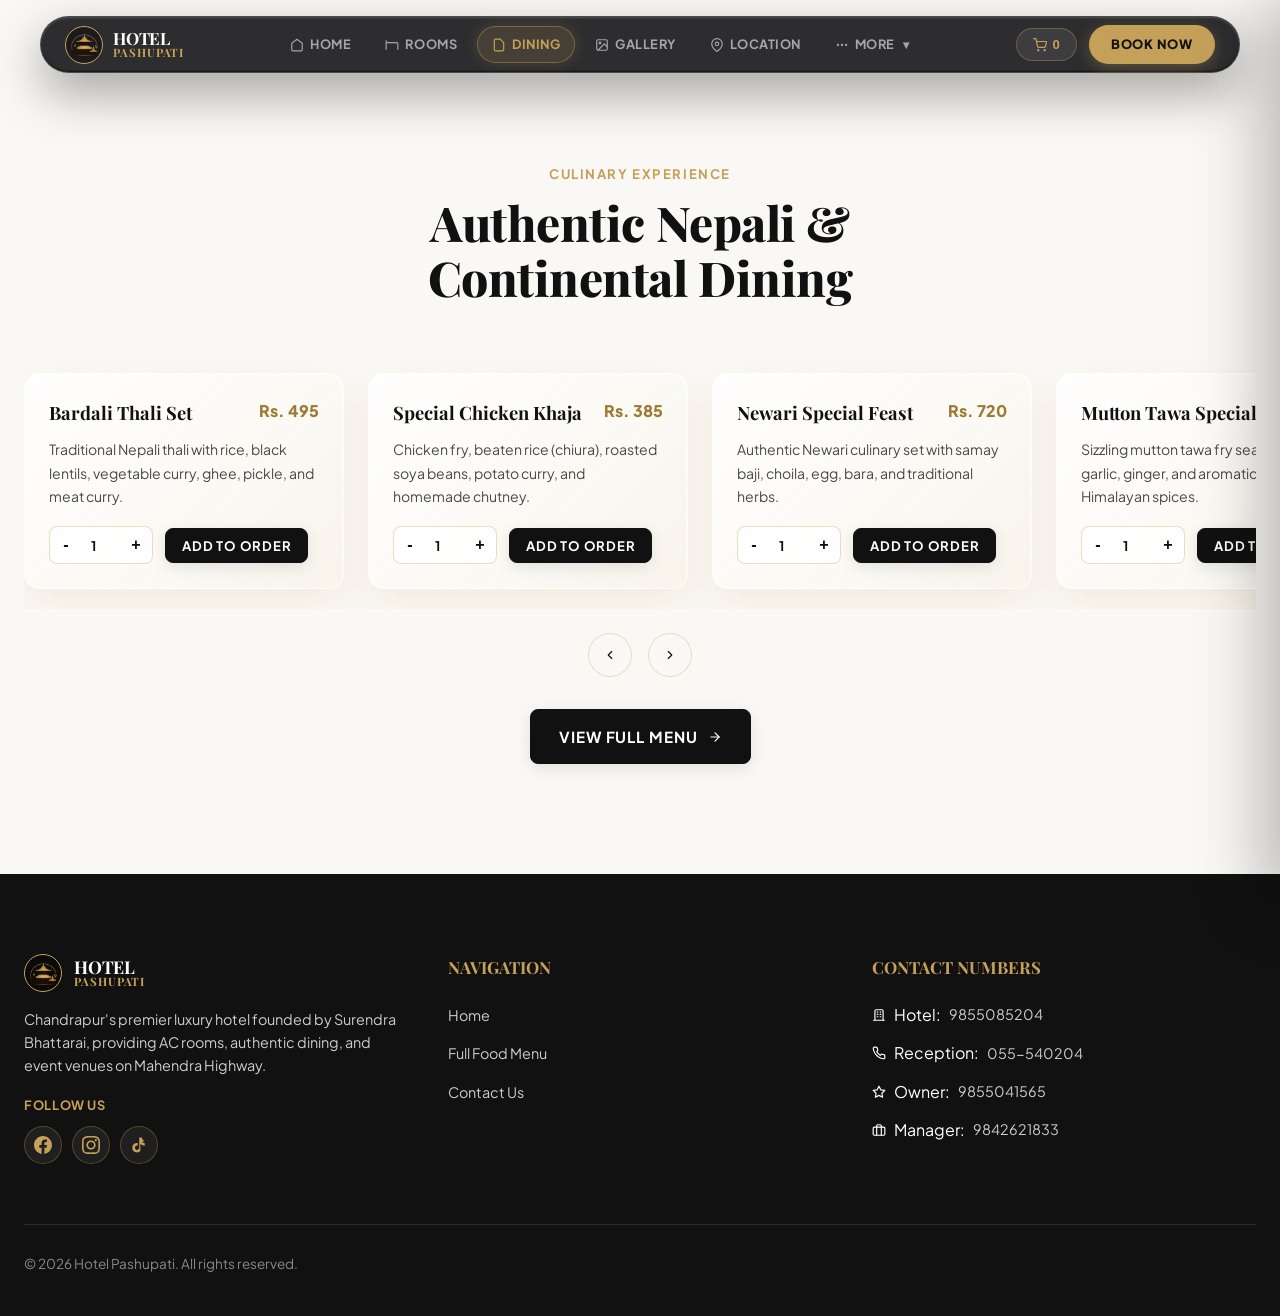
<file: restaurant.html>
<!doctype html>
<html lang="en" prefix="og: http://ogp.me/ns#">

<head>
    <meta charset="utf-8" />
    <meta name="viewport" content="width=device-width, initial-scale=1" />

    <title>Authentic Restaurant & Dining | Hotel Pashupati Chandrapur</title>
    <meta name="description"
        content="Luxury meets affordability at Hotel Pashupati, offering spacious rooms, quality dining, and outstanding hospitality in Chandrapur." />
    <meta name="theme-color" content="#FFFFFF" />

    <link rel="canonical" href="https://hotelpashupati.com.np/restaurant.html" />

    <!-- Site Favicon & Google Search Results Icon (Placed at TOP of HEAD for Safari & Googlebot) -->
    <link rel="icon" type="image/png" sizes="512x512" href="favicon-512x512.png" />
    <link rel="icon" type="image/png" sizes="192x192" href="favicon-192x192.png" />
    <link rel="icon" type="image/png" sizes="144x144" href="favicon-144x144.png" />
    <link rel="icon" type="image/png" sizes="96x96" href="favicon-96x96.png" />
    <link rel="icon" type="image/png" sizes="48x48" href="favicon-48x48.png" />
    <link rel="icon" type="image/png" sizes="32x32" href="favicon-32x32.png" />
    <link rel="icon" type="image/png" sizes="16x16" href="favicon-16x16.png" />
    <link rel="icon" type="image/png" href="Logo.webp" />
    <link rel="shortcut icon" href="favicon.ico" />
    <link rel="apple-touch-icon" sizes="180x180" href="apple-touch-icon.png" />
    <link rel="manifest" href="site.webmanifest" />

    <link rel="dns-prefetch" href="https://fonts.googleapis.com" />
    <link rel="preconnect" href="https://fonts.googleapis.com" />
    <link rel="preconnect" href="https://fonts.gstatic.com" crossorigin />
    <link rel="preload" as="style" href="https://fonts.googleapis.com/css2?family=Cormorant+Garamond:ital,wght@0,400;0,600;0,700;1,400;1,600&family=Outfit:wght@300;400;500;600;700;800&family=Playfair+Display:ital,wght@0,400..900;1,400..900&family=Plus+Jakarta+Sans:wght@300;400;500;600;700;800&display=swap" />
    <link rel="stylesheet" href="https://fonts.googleapis.com/css2?family=Cormorant+Garamond:ital,wght@0,400;0,600;0,700;1,400;1,600&family=Outfit:wght@300;400;500;600;700;800&family=Playfair+Display:ital,wght@0,400..900;1,400..900&family=Plus+Jakarta+Sans:wght@300;400;500;600;700;800&display=swap" media="print" onload="this.media='all'" />
    <noscript><link rel="stylesheet" href="https://fonts.googleapis.com/css2?family=Cormorant+Garamond:ital,wght@0,400;0,600;0,700;1,400;1,600&family=Outfit:wght@300;400;500;600;700;800&family=Playfair+Display:ital,wght@0,400..900;1,400..900&family=Plus+Jakarta+Sans:wght@300;400;500;600;700;800&display=swap" /></noscript>
    <link rel="stylesheet" href="style.css" />

    <script src="script.js" defer></script>

    <!-- Open Graph & Social Media Preview Cards (Facebook, Instagram, TikTok, WhatsApp) -->
    <meta property="og:image" content="https://hotelpashupati.com.np/Logo.webp" />
    <meta property="og:image:type" content="image/png" />
    <meta property="og:image:width" content="1024" />
    <meta property="og:image:height" content="1024" />
    <meta property="og:logo" content="https://hotelpashupati.com.np/Logo.webp" />
    <meta name="twitter:card" content="summary_large_image" />
    <meta name="twitter:image" content="https://hotelpashupati.com.np/Logo.webp" />

</head>

<body>

    <!-- Aesthetic Dark Liquid Glass Capsule Header -->
    <header>
        <div class="container">
            <div class="nav-glass-capsule">
                <nav>
                    <a href="index.html" class="brand">
                        <img src="Logo.webp?v=3" alt="Hotel Pashupati Logo" class="brand-logo-img" style="width:38px; height:38px; max-width:38px; max-height:38px; object-fit:contain; border-radius:50%; border:1.5px solid #C5A059; background:rgba(0,0,0,0.4); padding:2px; flex-shrink:0;" onerror="this.onerror=null;this.src='logo_web.webp';" />
                        <div class="brand-name">Hotel <span>Pashupati</span></div>
                    </a>

                    <ul class="navlinks" id="primaryNav">
                        <li><a href="index.html"><svg class="nav-svg-icon" viewBox="0 0 24 24" fill="none" stroke="currentColor" stroke-width="2"><path d="M3 9l9-7 9 7v11a2 2 0 0 1-2 2H5a2 2 0 0 1-2-2z"></path></svg>Home</a></li>
                        <li><a href="rooms.html"><svg class="nav-svg-icon" viewBox="0 0 24 24" fill="none" stroke="currentColor" stroke-width="2"><path d="M2 4v16"></path><path d="M2 8h18a2 2 0 0 1 2 2v10"></path></svg>Rooms</a></li>
                        <li><a href="restaurant.html" class="active"><svg class="nav-svg-icon" viewBox="0 0 24 24" fill="none" stroke="currentColor" stroke-width="2"><path d="M14 2H6a2 2 0 0 0-2 2v16a2 2 0 0 0 2 2h12a2 2 0 0 0 2-2V8z"></path></svg>Dining</a></li>
                        <li><a href="gallery.html"><svg class="nav-svg-icon" viewBox="0 0 24 24" fill="none" stroke="currentColor" stroke-width="2"><rect x="3" y="3" width="18" height="18" rx="2"/><circle cx="8.5" cy="8.5" r="1.5"/><polyline points="21 15 16 10 5 21"/></svg>Gallery</a></li>
                        <li><a href="location.html"><svg class="nav-svg-icon" viewBox="0 0 24 24" fill="none" stroke="currentColor" stroke-width="2"><path d="M21 10c0 7-9 13-9 13s-9-6-9-13a9 9 0 0 1 18 0z"/><circle cx="12" cy="10" r="3"/></svg>Location</a></li>
                        <li class="nav-dropdown">
                            <a href="#" class="nav-dropdown-trigger" onclick="return false;">
                                <svg class="nav-svg-icon" viewBox="0 0 24 24" fill="none" stroke="currentColor" stroke-width="2"><circle cx="12" cy="12" r="1"/><circle cx="19" cy="12" r="1"/><circle cx="5" cy="12" r="1"/></svg>
                                More <span class="dropdown-arrow">▾</span>
                            </a>
                            <div class="nav-dropdown-menu">
                                <a href="events.html"><svg class="nav-svg-icon" viewBox="0 0 24 24" fill="none" stroke="currentColor" stroke-width="2"><rect x="3" y="4" width="18" height="18" rx="2"></rect></svg>Events &amp; Halls</a>
                                <a href="reviews.html"><svg class="nav-svg-icon" viewBox="0 0 24 24" fill="none" stroke="currentColor" stroke-width="2"><path d="M12 2l3.09 6.26L22 9.27l-5 4.87 1.18 6.88L12 17.77l-6.18 3.25L7 14.14 2 9.27l6.91-1.01L12 2z"/></svg>Guest Reviews</a>
                                <a href="blog.html"><svg class="nav-svg-icon" viewBox="0 0 24 24" fill="none" stroke="currentColor" stroke-width="2"><path d="M4 19.5A2.5 2.5 0 0 1 6.5 17H20"/><path d="M6.5 2H20v20H6.5A2.5 2.5 0 0 1 4 19.5v-15A2.5 2.5 0 0 1 6.5 2z"/></svg>Travel Blog</a>
                                <a href="owner.html"><svg class="nav-svg-icon" viewBox="0 0 24 24" fill="none" stroke="currentColor" stroke-width="2"><path d="M20 21v-2a4 4 0 0 0-4-4H8a4 4 0 0 0-4 4v2"></path><circle cx="12" cy="7" r="4"></circle></svg>Owner Story</a>
                                <a href="about.html"><svg class="nav-svg-icon" viewBox="0 0 24 24" fill="none" stroke="currentColor" stroke-width="2"><circle cx="12" cy="12" r="10"></circle></svg>About Us</a>
                                <a href="contact.html"><svg class="nav-svg-icon" viewBox="0 0 24 24" fill="none" stroke="currentColor" stroke-width="2"><path d="M4 4h16c1.1 0 2 .9 2 2v12c0 1.1-.9 2-2 2H4c-1.1 0-2-.9-2-2V6c0-1.1.9-2 2-2z"></path></svg>Contact Us</a>
                            </div>
                        </li>
                    </ul>

                    <div class="header-actions">
                        <button onclick="openCart()" class="nav-cart-btn" aria-label="Shopping Cart">
                            <svg class="nav-svg-icon" viewBox="0 0 24 24" fill="none" stroke="currentColor"
                                stroke-width="2" stroke-linecap="round" stroke-linejoin="round">
                                <circle cx="9" cy="21" r="1"></circle>
                                <circle cx="20" cy="21" r="1"></circle>
                                <path d="M1 1h4l2.68 13.39a2 2 0 0 0 2 1.61h9.72a2 2 0 0 0 2-1.61L23 6H6"></path>
                            </svg>
                            <span id="cart-count">0</span>
                        </button>
                        <a href="#booking" onclick="return handleBooking(event)" class="btn-nav-cta">Book Now</a>
                        <button class="mobile-nav-toggle" id="menuToggle" aria-label="Toggle Navigation"><svg width="20" height="20" viewBox="0 0 24 24" fill="none" stroke="currentColor" stroke-width="2" stroke-linecap="round" stroke-linejoin="round"><line x1="3" y1="12" x2="21" y2="12"></line><line x1="3" y1="6" x2="21" y2="6"></line><line x1="3" y1="18" x2="21" y2="18"></line></svg></button>
                    </div>
                </nav>
            </div>
        </div>
    </header>

    <section class="section" style="padding-top:160px; background:var(--bg-secondary);">
        <div class="container">
            <div class="section-header reveal">
                <span class="section-tag">Culinary Experience</span>
                <h1 class="section-title">Authentic Nepali & Continental Dining</h1>
            </div>

            <div class="menu-slider-container reveal">
                <div class="menu-slider-track">
                    <!-- Item 1 -->
                    <div class="menu-item-card liquid-glass">
                        <div class="menu-item-header">
                            <div class="menu-item-name">Bardali Thali Set</div>
                            <div class="menu-item-price">Rs. 495</div>
                        </div>
                        <p class="menu-item-desc">Traditional Nepali thali with rice, black lentils, vegetable curry,
                            ghee, pickle, and meat curry.</p>
                        <div class="menu-item-actions">
                            <div class="quantity-stepper">
                                <button onclick="changeQuantity(this, -1)">-</button>
                                <input type="number" class="quantity-input" value="1" min="1">
                                <button onclick="changeQuantity(this, 1)">+</button>
                            </div>
                            <button onclick="addToCart('Bardali Thali Set', 495, event)" class="btn btn-primary"
                                style="padding:8px 16px; font-size:0.82rem;">Add to Order</button>
                        </div>
                    </div>

                    <!-- Item 2 -->
                    <div class="menu-item-card liquid-glass">
                        <div class="menu-item-header">
                            <div class="menu-item-name">Special Chicken Khaja</div>
                            <div class="menu-item-price">Rs. 385</div>
                        </div>
                        <p class="menu-item-desc">Chicken fry, beaten rice (chiura), roasted soya beans, potato curry,
                            and homemade chutney.</p>
                        <div class="menu-item-actions">
                            <div class="quantity-stepper">
                                <button onclick="changeQuantity(this, -1)">-</button>
                                <input type="number" class="quantity-input" value="1" min="1">
                                <button onclick="changeQuantity(this, 1)">+</button>
                            </div>
                            <button onclick="addToCart('Special Chicken Khaja', 385, event)" class="btn btn-primary"
                                style="padding:8px 16px; font-size:0.82rem;">Add to Order</button>
                        </div>
                    </div>

                    <!-- Item 3 -->
                    <div class="menu-item-card liquid-glass">
                        <div class="menu-item-header">
                            <div class="menu-item-name">Newari Special Feast</div>
                            <div class="menu-item-price">Rs. 720</div>
                        </div>
                        <p class="menu-item-desc">Authentic Newari culinary set with samay baji, choila, egg, bara, and
                            traditional herbs.</p>
                        <div class="menu-item-actions">
                            <div class="quantity-stepper">
                                <button onclick="changeQuantity(this, -1)">-</button>
                                <input type="number" class="quantity-input" value="1" min="1">
                                <button onclick="changeQuantity(this, 1)">+</button>
                            </div>
                            <button onclick="addToCart('Newari Special Feast', 720, event)" class="btn btn-primary"
                                style="padding:8px 16px; font-size:0.82rem;">Add to Order</button>
                        </div>
                    </div>

                    <!-- Item 4 -->
                    <div class="menu-item-card liquid-glass">
                        <div class="menu-item-header">
                            <div class="menu-item-name">Mutton Tawa Special</div>
                            <div class="menu-item-price">Rs. 400</div>
                        </div>
                        <p class="menu-item-desc">Sizzling mutton tawa fry seasoned with garlic, ginger, and aromatic
                            local Himalayan spices.</p>
                        <div class="menu-item-actions">
                            <div class="quantity-stepper">
                                <button onclick="changeQuantity(this, -1)">-</button>
                                <input type="number" class="quantity-input" value="1" min="1">
                                <button onclick="changeQuantity(this, 1)">+</button>
                            </div>
                            <button onclick="addToCart('Mutton Tawa Special', 400, event)" class="btn btn-primary"
                                style="padding:8px 16px; font-size:0.82rem;">Add to Order</button>
                        </div>
                    </div>

                    <!-- Item 5 -->
                    <div class="menu-item-card liquid-glass">
                        <div class="menu-item-header">
                            <div class="menu-item-name">Paneer Butter Masala</div>
                            <div class="menu-item-price">Rs. 280</div>
                        </div>
                        <p class="menu-item-desc">Rich and creamy cottage cheese curry simmered in butter tomato gravy
                            with fresh herbs.</p>
                        <div class="menu-item-actions">
                            <div class="quantity-stepper">
                                <button onclick="changeQuantity(this, -1)">-</button>
                                <input type="number" class="quantity-input" value="1" min="1">
                                <button onclick="changeQuantity(this, 1)">+</button>
                            </div>
                            <button onclick="addToCart('Paneer Butter Masala', 280, event)" class="btn btn-primary"
                                style="padding:8px 16px; font-size:0.82rem;">Add to Order</button>
                        </div>
                    </div>
                </div>

                <!-- Manual Slider Control Arrows -->
                <div class="menu-slider-controls">
                    <button class="menu-slider-arrow" onclick="slideMenuTrack(-1, this)" aria-label="Previous Slide">
                        <svg class="nav-svg-icon" viewBox="0 0 24 24" fill="none" stroke="currentColor" stroke-width="2"
                            stroke-linecap="round" stroke-linejoin="round">
                            <polyline points="15 18 9 12 15 6"></polyline>
                        </svg>
                    </button>
                    <button class="menu-slider-arrow" onclick="slideMenuTrack(1, this)" aria-label="Next Slide">
                        <svg class="nav-svg-icon" viewBox="0 0 24 24" fill="none" stroke="currentColor" stroke-width="2"
                            stroke-linecap="round" stroke-linejoin="round">
                            <polyline points="9 18 15 12 9 6"></polyline>
                        </svg>
                    </button>
                </div>
            </div>

            <!-- Redirect Button to Full Menu Section -->
            <div style="text-align:center; margin-top:32px;" class="reveal">
                <a href="menu.html" class="btn btn-primary"
                    style="display:inline-flex; align-items:center; gap:10px; padding:14px 28px; font-size:0.95rem;">
                    View Full Menu
                    <svg class="nav-svg-icon" viewBox="0 0 24 24" fill="none" stroke="currentColor" stroke-width="2"
                        stroke-linecap="round" stroke-linejoin="round">
                        <line x1="5" y1="12" x2="19" y2="12"></line>
                        <polyline points="12 5 19 12 12 19"></polyline>
                    </svg>
                </a>
            </div>
        </div>
    </section>

    <!-- Shopping Cart Drawer Modal -->
    <div id="cart-modal" class="cart-modal" aria-hidden="true">
        <div class="cart-header">
            <h3 class="cart-title">Your Order Summary</h3>
            <button onclick="closeCart()" class="btn btn-outline" style="padding:6px 12px;" aria-label="Close Cart">
                <svg class="nav-svg-icon" viewBox="0 0 24 24" fill="none" stroke="currentColor" stroke-width="2"
                    stroke-linecap="round" stroke-linejoin="round">
                    <line x1="18" y1="6" x2="6" y2="18"></line>
                    <line x1="6" y1="6" x2="18" y2="18"></line>
                </svg>
            </button>
        </div>
        <div id="cart-items" style="flex-grow:1; overflow-y:auto; padding-right:8px;"></div>
        <div id="cart-checkout-section" style="border-top: 1px solid var(--border-gold); padding-top:20px; margin-top:20px;">
            <div id="orderTotal"
                style="font-family:var(--font-heading); font-size:1.2rem; font-weight:800; color:var(--color-gold-dark); margin-bottom:14px;">
                Total: Rs. 0</div>
            <form id="cartOrderForm" onsubmit="submitFoodOrder(event)" style="display:flex; flex-direction:column; gap:10px;">
                <div style="font-size:0.75rem; font-weight:700; text-transform:uppercase; letter-spacing:0.05em; color:var(--color-gold-dark);">Guest & Delivery Info</div>
                <input type="text" id="cart-guest-name" required placeholder="Full Name *" style="padding:10px 12px; border-radius:8px; border:1px solid var(--border-gold); background:rgba(0,0,0,0.05); font-size:0.88rem; outline:none;">
                <input type="tel" id="cart-guest-phone" required placeholder="Phone / WhatsApp *" style="padding:10px 12px; border-radius:8px; border:1px solid var(--border-gold); background:rgba(0,0,0,0.05); font-size:0.88rem; outline:none;">
                <input type="text" id="cart-table-room" placeholder="Table No / Room No / Delivery Info" style="padding:10px 12px; border-radius:8px; border:1px solid var(--border-gold); background:rgba(0,0,0,0.05); font-size:0.88rem; outline:none;">
                <button type="submit" class="btn btn-primary" style="width:100%; font-weight:700; text-transform:uppercase; margin-top:4px;">Place Food Order</button>
            </form>
        </div>
    </div>

    <!-- Footer -->
    <footer>
        <div class="container">
            <div class="footer-grid">
                <div class="footer-col">
          <div style="display:flex; align-items:center; gap:12px; margin-bottom:16px;">
            <img src="Logo.webp?v=3" alt="Hotel Pashupati Logo" class="brand-logo-img" style="width:38px; height:38px; max-width:38px; max-height:38px; object-fit:contain; border-radius:50%; border:1.5px solid #C5A059; background:rgba(0,0,0,0.4); padding:2px; flex-shrink:0;" onerror="this.onerror=null;this.src='logo_web.webp';" />
            <div class="brand-name" style="color:#fff; font-size:1.1rem;">Hotel <span style="color:var(--color-gold);">Pashupati</span></div>
          </div>
          <p style="color:#CCCCCC; font-size:0.9rem; line-height:1.6;">
            Chandrapur's premier luxury hotel founded by Surendra Bhattarai, providing AC rooms, authentic dining, and event venues on Mahendra Highway.
          </p>
          <div style="margin-top:18px;">
            <div style="font-size:0.8rem; font-weight:700; text-transform:uppercase; letter-spacing:0.05em; color:var(--color-gold); margin-bottom:10px;">Follow Us</div>
            <div class="footer-social-links" style="display:flex; gap:10px;">
              <a href="https://facebook.com" target="_blank" rel="noopener noreferrer" class="social-icon-btn" aria-label="Facebook">
                <svg viewBox="0 0 24 24" fill="currentColor"><path d="M24 12.073c0-6.627-5.373-12-12-12s-12 5.373-12 12c0 5.99 4.388 10.954 10.125 11.854v-8.385H7.078v-3.47h3.047V9.43c0-3.007 1.792-4.669 4.533-4.669 1.312 0 2.686.235 2.686.235v2.953H15.83c-1.491 0-1.956.925-1.956 1.874v2.25h3.328l-.532 3.47h-2.796v8.385C19.612 23.027 24 18.062 24 12.073z"/></svg>
              </a>
              <a href="https://instagram.com" target="_blank" rel="noopener noreferrer" class="social-icon-btn" aria-label="Instagram">
                <svg viewBox="0 0 24 24" fill="currentColor"><path d="M12 2.163c3.204 0 3.584.012 4.85.07 3.252.148 4.771 1.691 4.919 4.919.058 1.265.069 1.645.069 4.849 0 3.205-.012 3.584-.069 4.849-.149 3.225-1.664 4.771-4.919 4.919-1.266.058-1.644.07-4.85.07-3.204 0-3.584-.012-4.849-.07-3.26-.149-4.771-1.699-4.919-4.92-.058-1.265-.07-1.644-.07-4.849 0-3.204.013-3.583.07-4.849.149-3.227 1.664-4.771 4.919-4.919 1.266-.057 1.645-.069 4.849-.069zm0-2.163c-3.259 0-3.667.014-4.947.072-4.358.2-6.78 2.618-6.98 6.98-.059 1.281-.073 1.689-.073 4.948 0 3.259.014 3.668.072 4.948.2 4.358 2.618 6.78 6.98 6.98 1.281.058 1.689.072 4.948.072 3.259 0 3.668-.014 4.948-.072 4.354-.2 6.782-2.618 6.979-6.98.059-1.28.073-1.689.073-4.948 0-3.259-.014-3.667-.072-4.947-.196-4.354-2.617-6.78-6.979-6.98-1.281-.059-1.69-.073-4.949-.073zm0 5.838c-3.403 0-6.162 2.759-6.162 6.162s2.759 6.163 6.162 6.163 6.162-2.759 6.162-6.163c0-3.403-2.759-6.162-6.162-6.162zm0 10.162c-2.209 0-4-1.79-4-4 0-2.209 1.791-4 4-4s4 1.791 4 4c0 2.21-1.791 4-4 4zm6.406-11.845c-.796 0-1.441.645-1.441 1.44s.645 1.44 1.441 1.44c.795 0 1.439-.645 1.439-1.44s-.644-1.44-1.439-1.44z"/></svg>
              </a>
              <a href="https://tiktok.com" target="_blank" rel="noopener noreferrer" class="social-icon-btn" aria-label="TikTok">
                <svg viewBox="0 0 24 24" fill="currentColor"><path d="M19.59 6.69a4.83 4.83 0 0 1-3.77-4.25V2h-3.45v13.67a2.89 2.89 0 0 1-5.2 1.74 2.89 2.89 0 0 1 2.31-4.64c.29 0 .56.04.82.1v-3.5a6.34 6.34 0 0 0-1-.08A6.34 6.34 0 0 0 3 15.58a6.34 6.34 0 0 0 10.82 4.46V10.7a8.27 8.27 0 0 0 5.77 2.26v-3.55a4.84 4.84 0 0 1-3.77-1.42z"/></svg>
              </a>
            </div>
          </div>
                </div>
                <div class="footer-col">
                    <h4>Navigation</h4>
                    <ul class="footer-links">
                        <li><a href="index.html">Home</a></li>
                        <li><a href="menu.html">Full Food Menu</a></li>
                        <li><a href="contact.html">Contact Us</a></li>
                    </ul>
                </div>
                <div class="footer-col">
                    <h4>Contact Numbers</h4>
                    <ul class="footer-links">
                        <li style="display:flex; align-items:center; gap:8px;">
                            <svg class="nav-svg-icon" viewBox="0 0 24 24" fill="none" stroke="currentColor"
                                stroke-width="2" stroke-linecap="round" stroke-linejoin="round">
                                <path d="M3 21h18"></path>
                                <path d="M5 21V5a2 2 0 0 1 2-2h10a2 2 0 0 1 2 2v16"></path>
                                <path d="M9 7h1"></path>
                                <path d="M9 11h1"></path>
                                <path d="M9 15h1"></path>
                                <path d="M14 7h1"></path>
                                <path d="M14 11h1"></path>
                                <path d="M14 15h1"></path>
                            </svg>
                            Hotel: <a href="tel:+9779855085204">9855085204</a>
                        </li>
                        <li style="display:flex; align-items:center; gap:8px;">
                            <svg class="nav-svg-icon" viewBox="0 0 24 24" fill="none" stroke="currentColor"
                                stroke-width="2" stroke-linecap="round" stroke-linejoin="round">
                                <path
                                    d="M22 16.92v3a2 2 0 0 1-2.18 2 19.79 19.79 0 0 1-8.63-3.07 19.5 19.5 0 0 1-6-6 19.79 19.79 0 0 1-3.07-8.67A2 2 0 0 1 4.11 2h3a2 2 0 0 1 2 1.72 12.84 12.84 0 0 0 .7 2.81 2 2 0 0 1-.45 2.11L8.09 9.91a16 16 0 0 0 6 6l1.27-1.27a2 2 0 0 1 2.11-.45 12.84 12.84 0 0 0 2.81.7A2 2 0 0 1 22 16.92z">
                                </path>
                            </svg>
                            Reception: <a href="tel:055540204">055-540204</a>
                        </li>
                        <li style="display:flex; align-items:center; gap:8px;">
                            <svg class="nav-svg-icon" viewBox="0 0 24 24" fill="none" stroke="currentColor"
                                stroke-width="2" stroke-linecap="round" stroke-linejoin="round">
                                <path
                                    d="M12 2l3.09 6.26L22 9.27l-5 4.87 1.18 6.88L12 17.77l-6.18 3.25L7 14.14 2 9.27l6.91-1.01L12 2z">
                                </path>
                            </svg>
                            Owner: <a href="tel:+9779855041565">9855041565</a>
                        </li>
                        <li style="display:flex; align-items:center; gap:8px;">
                            <svg class="nav-svg-icon" viewBox="0 0 24 24" fill="none" stroke="currentColor"
                                stroke-width="2" stroke-linecap="round" stroke-linejoin="round">
                                <rect x="2" y="7" width="20" height="14" rx="2" ry="2"></rect>
                                <path d="M16 21V5a2 2 0 0 0-2-2h-4a2 2 0 0 0-2 2v16"></path>
                            </svg>
                            Manager: <a href="tel:+9779842621833">9842621833</a>
                        </li>
                    </ul>
                </div>
            </div>
            <div class="footer-bottom">
                <div>&copy; <span id="year"></span> Hotel Pashupati. All rights reserved.</div>
            </div>
        </div>
    </footer>

    <!-- Dedicated Mobile 5-Tab Bottom App Dock (<768px) -->
    <nav class="mobile-app-dock" aria-label="Mobile Navigation Dock">
        <a href="index.html" class="mobile-dock-tab" data-page="index">
            <svg width="20" height="20" viewBox="0 0 24 24" fill="none" stroke="currentColor" stroke-width="2" stroke-linecap="round" stroke-linejoin="round"><path d="M3 9l9-7 9 7v11a2 2 0 0 1-2 2H5a2 2 0 0 1-2-2z"></path><polyline points="9 22 9 12 15 12 15 22"></polyline></svg>
            <span>Home</span>
        </a>
        <a href="rooms.html" class="mobile-dock-tab" data-page="rooms">
            <svg width="20" height="20" viewBox="0 0 24 24" fill="none" stroke="currentColor" stroke-width="2" stroke-linecap="round" stroke-linejoin="round"><path d="M2 4v16"></path><path d="M2 8h18a2 2 0 0 1 2 2v10"></path><path d="M2 17h20"></path><path d="M6 8v9"></path></svg>
            <span>Rooms</span>
        </a>
        <a href="menu.html" class="mobile-dock-tab" data-page="menu">
            <svg width="20" height="20" viewBox="0 0 24 24" fill="none" stroke="currentColor" stroke-width="2" stroke-linecap="round" stroke-linejoin="round"><path d="M18 8A6 6 0 0 0 6 8c0 7-3 9-3 9h18s-3-2-3-9"></path><path d="M13.73 21a2 2 0 0 1-3.46 0"></path></svg>
            <span>Menu</span>
        </a>
        <a href="contact.html" class="mobile-dock-tab" data-page="contact">
            <svg width="20" height="20" viewBox="0 0 24 24" fill="none" stroke="currentColor" stroke-width="2" stroke-linecap="round" stroke-linejoin="round"><path d="M22 16.92v3a2 2 0 0 1-2.18 2 19.79 19.79 0 0 1-8.63-3.07 19.5 19.5 0 0 1-6-6 19.79 19.79 0 0 1-3.07-8.67A2 2 0 0 1 4.11 2h3a2 2 0 0 1 2 1.72 12.84 12.84 0 0 0 .7 2.81 2 2 0 0 1-.45 2.11L8.09 9.91a16 16 0 0 0 6 6l1.27-1.27a2 2 0 0 1 2.11-.45 12.84 12.84 0 0 0 2.81.7A2 2 0 0 1 22 16.92z"></path></svg>
            <span>Contact</span>
        </a>
        <button type="button" class="mobile-dock-tab dock-book-btn" onclick="openBookingModal()">
            <svg width="20" height="20" viewBox="0 0 24 24" fill="none" stroke="currentColor" stroke-width="2" stroke-linecap="round" stroke-linejoin="round"><rect x="3" y="4" width="18" height="18" rx="2" ry="2"></rect><line x1="16" y1="2" x2="16" y2="6"></line><line x1="8" y1="2" x2="8" y2="6"></line><line x1="3" y1="10" x2="21" y2="10"></line></svg>
            <span>Book</span>
        </button>
    </nav>

</body>

</html>
</file>
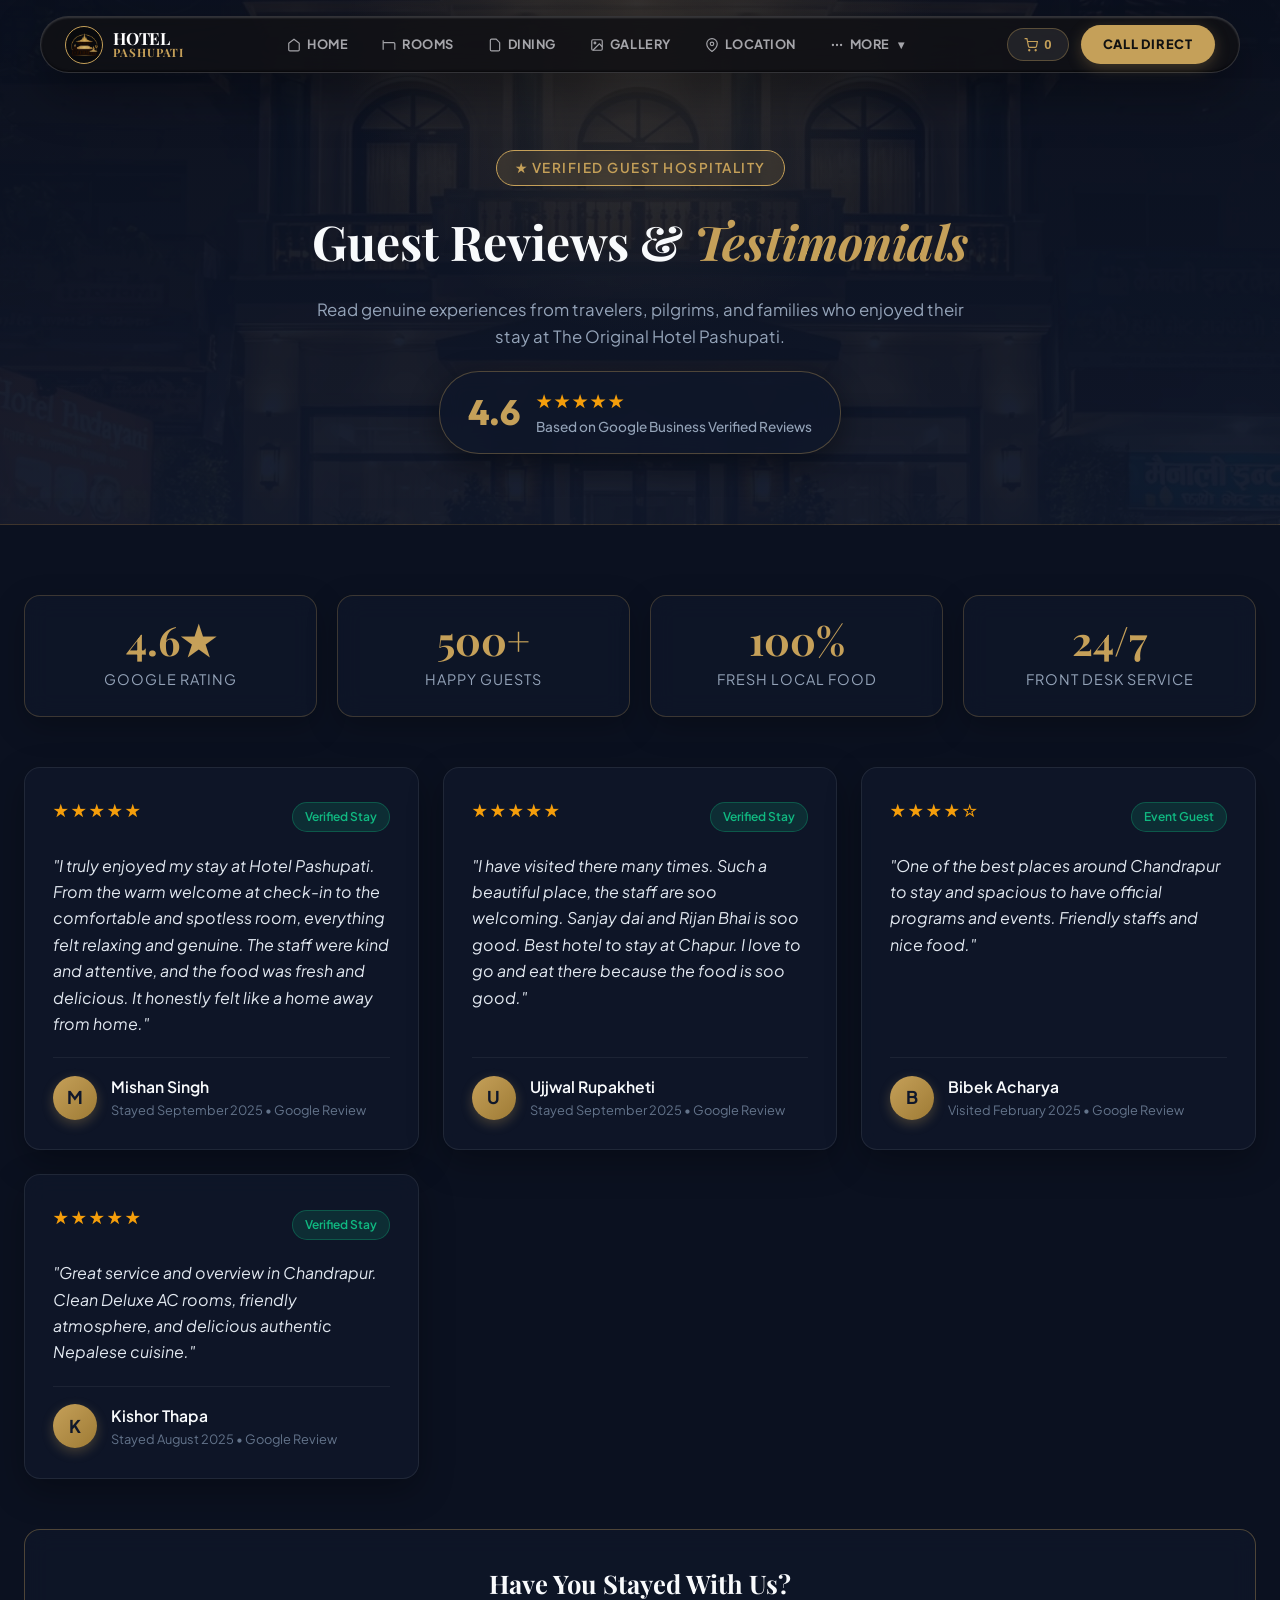
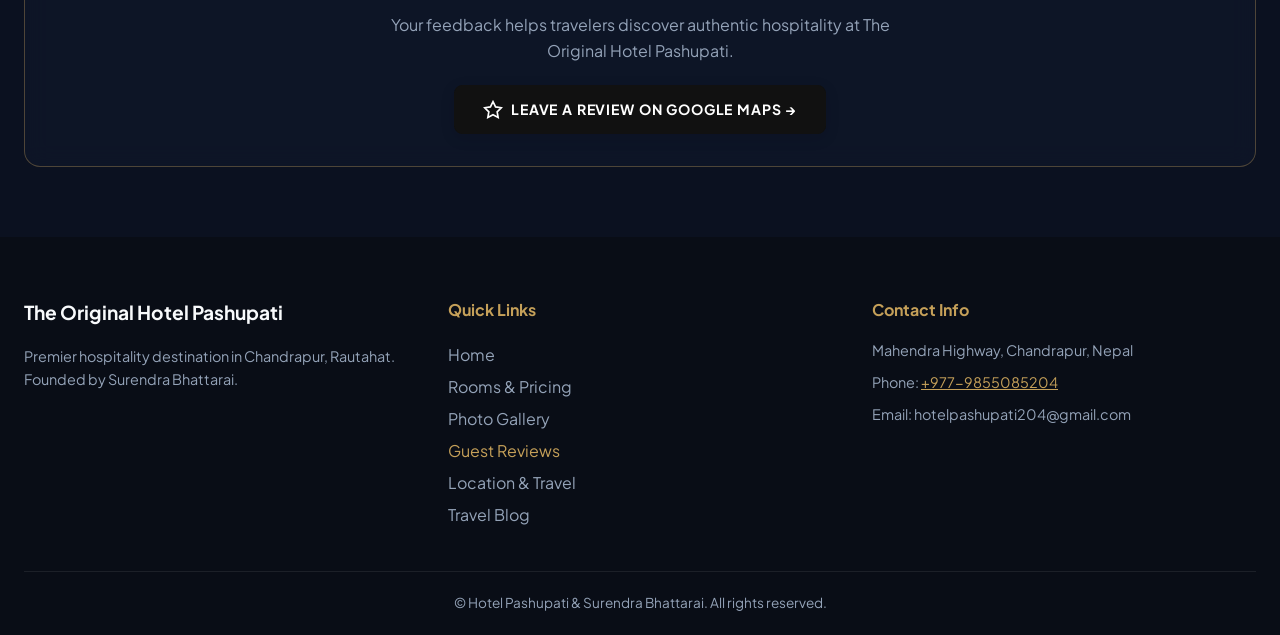
<file: reviews.html>
<!doctype html>
<html lang="en" prefix="og: http://ogp.me/ns#">

<head>
  <meta charset="utf-8" />
  <meta name="viewport" content="width=device-width, initial-scale=1" />

  <title>Guest Reviews & Ratings | Hotel Pashupati Nepal (4.6 Stars)</title>
  <meta name="description"
    content="Read verified guest reviews for Hotel Pashupati. Rated 4.6/5 stars for hospitality, deluxe AC rooms, authentic Nepali food, and exceptional service." />
  <meta name="keywords"
    content="Hotel Pashupati Reviews, Hotel Pashupati Ratings, Best Hotel in Chandrapur Reviews, Hotel Pashupati Feedback, Hotel Pashupati Nepal Google Reviews" />
  <meta name="theme-color" content="#FFFFFF" />

  <link rel="canonical" href="https://hotelpashupati.com.np/reviews.html" />

  <!-- Favicons -->
  <link rel="icon" type="image/png" sizes="512x512" href="favicon-512x512.png" />
  <link rel="icon" type="image/png" sizes="192x192" href="favicon-192x192.png" />
  <link rel="icon" type="image/png" href="Logo.webp" />
  <link rel="shortcut icon" href="favicon.ico" />
  <link rel="apple-touch-icon" sizes="180x180" href="apple-touch-icon.png" />
  <link rel="manifest" href="site.webmanifest" />

  <link rel="dns-prefetch" href="https://fonts.googleapis.com" />
  <link rel="preconnect" href="https://fonts.googleapis.com" />
  <link rel="preconnect" href="https://fonts.gstatic.com" crossorigin />
  <link rel="preload" as="style"
    href="https://fonts.googleapis.com/css2?family=Cormorant+Garamond:ital,wght@0,400;0,600;0,700;1,400;1,600&family=Outfit:wght@300;400;500;600;700;800&family=Playfair+Display:ital,wght@0,400..900;1,400..900&family=Plus+Jakarta+Sans:wght@300;400;500;600;700;800&display=swap" />
  <link rel="stylesheet"
    href="https://fonts.googleapis.com/css2?family=Cormorant+Garamond:ital,wght@0,400;0,600;0,700;1,400;1,600&family=Outfit:wght@300;400;500;600;700;800&family=Playfair+Display:ital,wght@0,400..900;1,400..900&family=Plus+Jakarta+Sans:wght@300;400;500;600;700;800&display=swap"
    media="print" onload="this.media='all'" />
  <noscript>
    <link rel="stylesheet"
      href="https://fonts.googleapis.com/css2?family=Cormorant+Garamond:ital,wght@0,400;0,600;0,700;1,400;1,600&family=Outfit:wght@300;400;500;600;700;800&family=Playfair+Display:ital,wght@0,400..900;1,400..900&family=Plus+Jakarta+Sans:wght@300;400;500;600;700;800&display=swap" />
  </noscript>
  <link rel="stylesheet" href="style.css" />

  <script src="script.js" defer></script>

  <!-- Open Graph -->
  <meta property="og:title" content="Guest Reviews & Ratings | Hotel Pashupati (4.6 Stars)" />
  <meta property="og:description" content="Discover verified reviews from guests who stayed at Hotel Pashupati." />
  <meta property="og:image" content="https://hotelpashupati.com.np/Logo.webp" />
  <meta property="og:url" content="https://hotelpashupati.com.np/reviews.html" />
  <meta property="og:type" content="website" />

  <!-- Aggregate Rating & Review Schema Markup -->
  <script type="application/ld+json">
  {
    "@context": "https://schema.org",
    "@type": "Hotel",
    "@id": "https://hotelpashupati.com.np/#organization",
    "name": "Hotel Pashupati",
    "url": "https://hotelpashupati.com.np/reviews.html",
    "aggregateRating": {
      "@type": "AggregateRating",
      "ratingValue": "4.6",
      "reviewCount": "14",
      "bestRating": "5",
      "worstRating": "1"
    },
    "review": [
      {
        "@type": "Review",
        "author": { "@type": "Person", "name": "Bibek Acharya" },
        "datePublished": "2025-02-01",
        "reviewBody": "One of the best place around Chandrapur to stay and spacious to have official programs and events. Friendly staffs and nice food.",
        "reviewRating": { "@type": "Rating", "ratingValue": "4" }
      },
      {
        "@type": "Review",
        "author": { "@type": "Person", "name": "Mishan Singh" },
        "datePublished": "2025-09-01",
        "reviewBody": "I truly enjoyed my stay at Hotel Pashupati. From the warm welcome at check-in to the comfortable and spotless room, everything felt relaxing and genuine.",
        "reviewRating": { "@type": "Rating", "ratingValue": "5" }
      },
      {
        "@type": "Review",
        "author": { "@type": "Person", "name": "Ujjwal Rupakheti" },
        "datePublished": "2025-09-01",
        "reviewBody": "Such a beautiful place, the staff are soo welcoming. Sanjay dai and Rijan Bhai is soo good. Best hotel to stay at Chapur.",
        "reviewRating": { "@type": "Rating", "ratingValue": "5" }
      }
    ]
  }
  </script>
</head>

<body>

  <!-- Header Navigation -->
  <header>
    <div class="container">
      <div class="nav-glass-capsule">
        <nav>
          <a href="index.html" class="brand">
            <img src="Logo.webp?v=3" alt="Hotel Pashupati Logo" class="brand-logo-img"
              style="width:38px; height:38px; max-width:38px; max-height:38px; object-fit:contain; border-radius:50%; border:1.5px solid #C5A059; background:rgba(0,0,0,0.4); padding:2px; flex-shrink:0;"
              onerror="this.onerror=null;this.src='logo_web.webp';" />
            <div class="brand-name">Hotel <span>Pashupati</span></div>
          </a>

          <ul class="navlinks" id="primaryNav">
            <li><a href="index.html"><svg class="nav-svg-icon" viewBox="0 0 24 24" fill="none" stroke="currentColor" stroke-width="2"><path d="M3 9l9-7 9 7v11a2 2 0 0 1-2 2H5a2 2 0 0 1-2-2z"></path></svg>Home</a></li>
            <li><a href="rooms.html"><svg class="nav-svg-icon" viewBox="0 0 24 24" fill="none" stroke="currentColor" stroke-width="2"><path d="M2 4v16"></path><path d="M2 8h18a2 2 0 0 1 2 2v10"></path></svg>Rooms</a></li>
            <li><a href="menu.html"><svg class="nav-svg-icon" viewBox="0 0 24 24" fill="none" stroke="currentColor" stroke-width="2"><path d="M14 2H6a2 2 0 0 0-2 2v16a2 2 0 0 0 2 2h12a2 2 0 0 0 2-2V8z"></path></svg>Dining</a></li>
            <li><a href="gallery.html"><svg class="nav-svg-icon" viewBox="0 0 24 24" fill="none" stroke="currentColor" stroke-width="2"><rect x="3" y="3" width="18" height="18" rx="2"/><circle cx="8.5" cy="8.5" r="1.5"/><polyline points="21 15 16 10 5 21"/></svg>Gallery</a></li>
            <li><a href="location.html"><svg class="nav-svg-icon" viewBox="0 0 24 24" fill="none" stroke="currentColor" stroke-width="2"><path d="M21 10c0 7-9 13-9 13s-9-6-9-13a9 9 0 0 1 18 0z"/><circle cx="12" cy="10" r="3"/></svg>Location</a></li>
            <li class="nav-dropdown">
              <a href="#" class="nav-dropdown-trigger" onclick="return false;">
                <svg class="nav-svg-icon" viewBox="0 0 24 24" fill="none" stroke="currentColor" stroke-width="2"><circle cx="12" cy="12" r="1"/><circle cx="19" cy="12" r="1"/><circle cx="5" cy="12" r="1"/></svg>
                More <span class="dropdown-arrow">▾</span>
              </a>
              <div class="nav-dropdown-menu">
                <a href="events.html"><svg class="nav-svg-icon" viewBox="0 0 24 24" fill="none" stroke="currentColor" stroke-width="2"><rect x="3" y="4" width="18" height="18" rx="2"></rect></svg>Events &amp; Halls</a>
                <a href="reviews.html" class="active"><svg class="nav-svg-icon" viewBox="0 0 24 24" fill="none" stroke="currentColor" stroke-width="2"><path d="M12 2l3.09 6.26L22 9.27l-5 4.87 1.18 6.88L12 17.77l-6.18 3.25L7 14.14 2 9.27l6.91-1.01L12 2z"/></svg>Guest Reviews</a>
                <a href="blog.html"><svg class="nav-svg-icon" viewBox="0 0 24 24" fill="none" stroke="currentColor" stroke-width="2"><path d="M4 19.5A2.5 2.5 0 0 1 6.5 17H20"/><path d="M6.5 2H20v20H6.5A2.5 2.5 0 0 1 4 19.5v-15A2.5 2.5 0 0 1 6.5 2z"/></svg>Travel Blog</a>
                <a href="owner.html"><svg class="nav-svg-icon" viewBox="0 0 24 24" fill="none" stroke="currentColor" stroke-width="2"><path d="M20 21v-2a4 4 0 0 0-4-4H8a4 4 0 0 0-4 4v2"></path><circle cx="12" cy="7" r="4"></circle></svg>Owner Story</a>
                <a href="about.html"><svg class="nav-svg-icon" viewBox="0 0 24 24" fill="none" stroke="currentColor" stroke-width="2"><circle cx="12" cy="12" r="10"></circle></svg>About Us</a>
                <a href="contact.html"><svg class="nav-svg-icon" viewBox="0 0 24 24" fill="none" stroke="currentColor" stroke-width="2"><path d="M4 4h16c1.1 0 2 .9 2 2v12c0 1.1-.9 2-2 2H4c-1.1 0-2-.9-2-2V6c0-1.1.9-2 2-2z"></path></svg>Contact Us</a>
              </div>
            </li>
          </ul>

          <div class="header-actions">
            <button onclick="openCart()" class="nav-cart-btn" aria-label="Shopping Cart">
              <svg class="nav-svg-icon" viewBox="0 0 24 24" fill="none" stroke="currentColor" stroke-width="2"><circle cx="9" cy="21" r="1"/><circle cx="20" cy="21" r="1"/><path d="M1 1h4l2.68 13.39a2 2 0 0 0 2 1.61h9.72a2 2 0 0 0 2-1.61L23 6H6"/></svg>
              <span id="cart-count">0</span>
            </button>
            <a href="tel:+9779855085204" class="btn-nav-cta">Call Direct</a>
            <button class="mobile-nav-toggle" id="menuToggle" aria-label="Toggle Navigation">
              <svg width="20" height="20" viewBox="0 0 24 24" fill="none" stroke="currentColor" stroke-width="2"><line x1="3" y1="12" x2="21" y2="12"></line><line x1="3" y1="6" x2="21" y2="6"></line><line x1="3" y1="18" x2="21" y2="18"></line></svg>
            </button>
          </div>
        </nav>
      </div>
    </div>
  </header>

  <!-- Page Banner -->
  <section class="page-luxury-hero">
    <div class="container">
      <span class="page-hero-badge">★ Verified Guest Hospitality</span>
      <h1 class="page-hero-title">Guest Reviews &amp; <span>Testimonials</span></h1>
      <p class="page-hero-desc">
        Read genuine experiences from travelers, pilgrims, and families who enjoyed their stay at The Original Hotel Pashupati.
      </p>
      
      <!-- Aggregate Badge -->
      <div style="display: inline-flex; align-items: center; gap: 16px; background: rgba(15,23,42,0.85); border: 1px solid var(--border-gold); padding: 14px 28px; border-radius: 40px; margin-top: 20px; backdrop-filter: blur(12px); box-shadow: 0 10px 30px rgba(0,0,0,0.4);">
        <span style="font-size: 2.2rem; font-weight: 800; color: var(--color-gold); font-family: var(--font-accent); line-height: 1;">4.6</span>
        <div style="text-align: left;">
          <div style="color: #F59E0B; font-size: 1.15rem; letter-spacing: 2px;">★★★★★</div>
          <div style="color: #94A3B8; font-size: 0.85rem; font-weight: 500;">Based on Google Business Verified Reviews</div>
        </div>
      </div>
    </div>
  </section>

  <!-- Main Reviews List -->
  <section class="luxury-section-dark">
    <div class="container">

      <!-- Trust Metrics Grid -->
      <div class="reviews-stat-grid">
        <div class="review-stat-card">
          <div class="review-stat-num">4.6★</div>
          <div class="review-stat-label">Google Rating</div>
        </div>
        <div class="review-stat-card">
          <div class="review-stat-num">500+</div>
          <div class="review-stat-label">Happy Guests</div>
        </div>
        <div class="review-stat-card">
          <div class="review-stat-num">100%</div>
          <div class="review-stat-label">Fresh Local Food</div>
        </div>
        <div class="review-stat-card">
          <div class="review-stat-num">24/7</div>
          <div class="review-stat-label">Front Desk Service</div>
        </div>
      </div>

      <!-- Reviews Cards Grid -->
      <div style="display: grid; grid-template-columns: repeat(auto-fit, minmax(320px, 1fr)); gap: 24px;">

        <div class="review-card-luxury">
          <div>
            <div style="display: flex; justify-content: space-between; align-items: center; margin-bottom: 14px;">
              <div class="review-card-stars">★★★★★</div>
              <span style="background: rgba(16,185,129,0.15); border: 1px solid rgba(16,185,129,0.3); color: #10B981; font-size: 0.75rem; padding: 4px 12px; border-radius: 20px; font-weight: 600;">Verified Stay</span>
            </div>
            <p class="review-card-body">
              "I truly enjoyed my stay at Hotel Pashupati. From the warm welcome at check-in to the comfortable and spotless room, everything felt relaxing and genuine. The staff were kind and attentive, and the food was fresh and delicious. It honestly felt like a home away from home."
            </p>
          </div>
          <div class="review-card-author">
            <div class="review-author-avatar">M</div>
            <div>
              <div class="review-author-name">Mishan Singh</div>
              <div class="review-author-date">Stayed September 2025 • Google Review</div>
            </div>
          </div>
        </div>

        <div class="review-card-luxury">
          <div>
            <div style="display: flex; justify-content: space-between; align-items: center; margin-bottom: 14px;">
              <div class="review-card-stars">★★★★★</div>
              <span style="background: rgba(16,185,129,0.15); border: 1px solid rgba(16,185,129,0.3); color: #10B981; font-size: 0.75rem; padding: 4px 12px; border-radius: 20px; font-weight: 600;">Verified Stay</span>
            </div>
            <p class="review-card-body">
              "I have visited there many times. Such a beautiful place, the staff are soo welcoming. Sanjay dai and Rijan Bhai is soo good. Best hotel to stay at Chapur. I love to go and eat there because the food is soo good."
            </p>
          </div>
          <div class="review-card-author">
            <div class="review-author-avatar">U</div>
            <div>
              <div class="review-author-name">Ujjwal Rupakheti</div>
              <div class="review-author-date">Stayed September 2025 • Google Review</div>
            </div>
          </div>
        </div>

        <div class="review-card-luxury">
          <div>
            <div style="display: flex; justify-content: space-between; align-items: center; margin-bottom: 14px;">
              <div class="review-card-stars">★★★★☆</div>
              <span style="background: rgba(16,185,129,0.15); border: 1px solid rgba(16,185,129,0.3); color: #10B981; font-size: 0.75rem; padding: 4px 12px; border-radius: 20px; font-weight: 600;">Event Guest</span>
            </div>
            <p class="review-card-body">
              "One of the best places around Chandrapur to stay and spacious to have official programs and events. Friendly staffs and nice food."
            </p>
          </div>
          <div class="review-card-author">
            <div class="review-author-avatar">B</div>
            <div>
              <div class="review-author-name">Bibek Acharya</div>
              <div class="review-author-date">Visited February 2025 • Google Review</div>
            </div>
          </div>
        </div>

        <div class="review-card-luxury">
          <div>
            <div style="display: flex; justify-content: space-between; align-items: center; margin-bottom: 14px;">
              <div class="review-card-stars">★★★★★</div>
              <span style="background: rgba(16,185,129,0.15); border: 1px solid rgba(16,185,129,0.3); color: #10B981; font-size: 0.75rem; padding: 4px 12px; border-radius: 20px; font-weight: 600;">Verified Stay</span>
            </div>
            <p class="review-card-body">
              "Great service and overview in Chandrapur. Clean Deluxe AC rooms, friendly atmosphere, and delicious authentic Nepalese cuisine."
            </p>
          </div>
          <div class="review-card-author">
            <div class="review-author-avatar">K</div>
            <div>
              <div class="review-author-name">Kishor Thapa</div>
              <div class="review-author-date">Stayed August 2025 • Google Review</div>
            </div>
          </div>
        </div>

      </div>

      <!-- Google Review Callout -->
      <div style="margin-top: 50px; text-align: center; background: rgba(15,23,42,0.7); border: 1px solid var(--border-gold); padding: 32px; border-radius: var(--radius-md); backdrop-filter: blur(12px);">
        <h3 style="font-family: var(--font-heading); color: #F8FAFC; font-size: 1.6rem; margin-bottom: 8px;">Have You Stayed With Us?</h3>
        <p style="color: #94A3B8; max-width: 540px; margin: 0 auto 20px;">Your feedback helps travelers discover authentic hospitality at The Original Hotel Pashupati.</p>
        <a href="https://maps.google.com/?q=Hotel+Pashupati+Chandrapur" target="_blank" rel="noopener" class="btn btn-primary" style="padding: 12px 28px; display: inline-flex; align-items: center; gap: 8px;">
          <svg width="20" height="20" viewBox="0 0 24 24" fill="none" stroke="currentColor" stroke-width="2"><path d="M12 2l3.09 6.26L22 9.27l-5 4.87 1.18 6.88L12 17.77l-6.18 3.25L7 14.14 2 9.27l6.91-1.01L12 2z"/></svg>
          Leave a Review on Google Maps →
        </a>
      </div>

    </div>
  </section>



  <!-- Footer -->
  <footer style="background: #090D16; color: #94A3B8; padding: 60px 0 20px;">
    <div class="container">
      <div style="display: grid; grid-template-columns: repeat(auto-fit, minmax(220px, 1fr)); gap: 40px; margin-bottom: 40px;">
        <div>
          <h3 style="color: #F8FAFC; font-size: 1.2rem; margin-bottom: 16px;">The Original Hotel Pashupati</h3>
          <p style="font-size: 0.9rem; line-height: 1.6;">Premier hospitality destination in Chandrapur, Rautahat. Founded by Surendra Bhattarai.</p>
        </div>
        <div>
          <h4 style="color: #C5A059; font-size: 1rem; margin-bottom: 16px;">Quick Links</h4>
          <ul style="list-style: none; padding: 0; margin: 0; line-height: 2;">
            <li><a href="index.html" style="color: #94A3B8; text-decoration: none;">Home</a></li>
            <li><a href="rooms.html" style="color: #94A3B8; text-decoration: none;">Rooms & Pricing</a></li>
            <li><a href="gallery.html" style="color: #94A3B8; text-decoration: none;">Photo Gallery</a></li>
            <li><a href="reviews.html" style="color: #C5A059; text-decoration: none;">Guest Reviews</a></li>
            <li><a href="location.html" style="color: #94A3B8; text-decoration: none;">Location & Travel</a></li>
            <li><a href="blog.html" style="color: #94A3B8; text-decoration: none;">Travel Blog</a></li>
          </ul>
        </div>
        <div>
          <h4 style="color: #C5A059; font-size: 1rem; margin-bottom: 16px;">Contact Info</h4>
          <p style="font-size: 0.9rem; margin-bottom: 8px;">Mahendra Highway, Chandrapur, Nepal</p>
          <p style="font-size: 0.9rem; margin-bottom: 8px;">Phone: <a href="tel:+9779855085204" style="color: #C5A059;">+977-9855085204</a></p>
          <p style="font-size: 0.9rem;">Email: hotelpashupati204@gmail.com</p>
        </div>
      </div>
      <div style="border-top: 1px solid rgba(255,255,255,0.08); padding-top: 20px; text-align: center; font-size: 0.85rem;">
        &copy; Hotel Pashupati & Surendra Bhattarai. All rights reserved.
      </div>
    </div>
  </footer>

  <!-- Mobile Navigation Bottom App Dock -->
  <nav class="mobile-app-dock" aria-label="Mobile Navigation Dock">
    <a href="index.html" class="mobile-dock-tab">
      <svg width="20" height="20" viewBox="0 0 24 24" fill="none" stroke="currentColor" stroke-width="2"><path d="M3 9l9-7 9 7v11a2 2 0 0 1-2 2H5a2 2 0 0 1-2-2z"></path></svg>
      <span>Home</span>
    </a>
    <a href="rooms.html" class="mobile-dock-tab">
      <svg width="20" height="20" viewBox="0 0 24 24" fill="none" stroke="currentColor" stroke-width="2"><path d="M2 4v16"></path><path d="M2 8h18a2 2 0 0 1 2 2v10"></path></svg>
      <span>Rooms</span>
    </a>
    <a href="reviews.html" class="mobile-dock-tab active">
      <svg width="20" height="20" viewBox="0 0 24 24" fill="none" stroke="currentColor" stroke-width="2"><path d="M12 2l3.09 6.26L22 9.27l-5 4.87 1.18 6.88L12 17.77l-6.18 3.25L7 14.14 2 9.27l6.91-1.01L12 2z"/></svg>
      <span>Reviews</span>
    </a>
    <a href="location.html" class="mobile-dock-tab">
      <svg width="20" height="20" viewBox="0 0 24 24" fill="none" stroke="currentColor" stroke-width="2"><path d="M21 10c0 7-9 13-9 13s-9-6-9-13a9 9 0 0 1 18 0z"/><circle cx="12" cy="10" r="3"/></svg>
      <span>Location</span>
    </a>
    <a href="tel:+9779855085204" class="mobile-dock-tab dock-book-btn">
      <svg width="20" height="20" viewBox="0 0 24 24" fill="none" stroke="currentColor" stroke-width="2"><path d="M22 16.92v3a2 2 0 0 1-2.18 2 19.79 19.79 0 0 1-8.63-3.07 19.5 19.5 0 0 1-6-6 19.79 19.79 0 0 1-3.07-8.67A2 2 0 0 1 4.11 2h3a2 2 0 0 1 2 1.72 12.84 12.84 0 0 0 .7 2.81 2 2 0 0 1-.45 2.11L8.09 9.91a16 16 0 0 0 6 6l1.27-1.27a2 2 0 0 1 2.11-.45 12.84 12.84 0 0 0 2.81.7A2 2 0 0 1 22 16.92z"/></svg>
      <span>Call</span>
    </a>
  </nav>

</body>
</html>
</file>
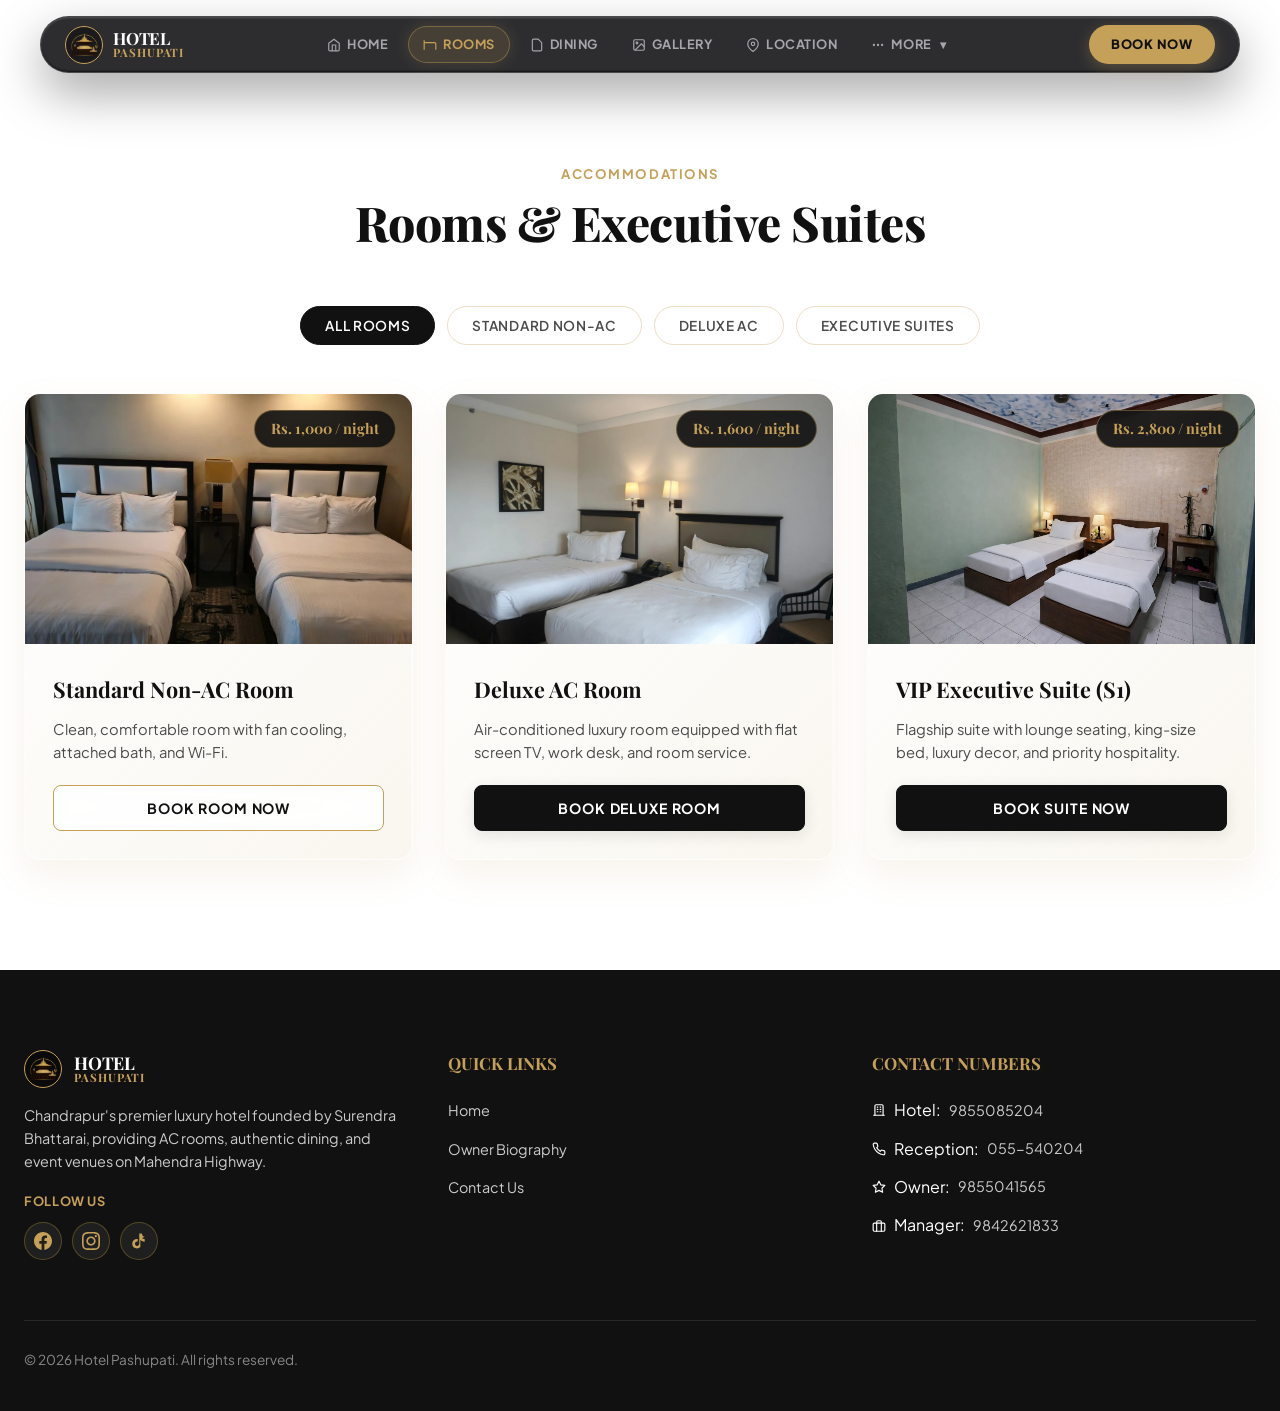
<file: rooms.html>
<!doctype html>
<html lang="en" prefix="og: http://ogp.me/ns#">
<head>
  <meta charset="utf-8" />
  <meta name="viewport" content="width=device-width, initial-scale=1" />
  
  <title>Rooms & Accommodations | Hotel Pashupati Chandrapur</title>
  <meta name="description" content="Relax in stylish rooms with modern amenities and exceptional service at Hotel Pashupati, your preferred hotel in Rautahat, Nepal." />
  <meta name="theme-color" content="#FFFFFF" />
  
  <link rel="canonical" href="https://hotelpashupati.com.np/rooms.html" />

  <!-- Site Favicon & Google Search Results Icon (Placed at TOP of HEAD for Safari & Googlebot) -->
  <link rel="icon" type="image/png" sizes="512x512" href="favicon-512x512.png" />
  <link rel="icon" type="image/png" sizes="192x192" href="favicon-192x192.png" />
  <link rel="icon" type="image/png" sizes="144x144" href="favicon-144x144.png" />
  <link rel="icon" type="image/png" sizes="96x96" href="favicon-96x96.png" />
  <link rel="icon" type="image/png" sizes="48x48" href="favicon-48x48.png" />
  <link rel="icon" type="image/png" sizes="32x32" href="favicon-32x32.png" />
  <link rel="icon" type="image/png" sizes="16x16" href="favicon-16x16.png" />
  <link rel="icon" type="image/png" href="Logo.webp" />
  <link rel="shortcut icon" href="favicon.ico" />
  <link rel="apple-touch-icon" sizes="180x180" href="apple-touch-icon.png" />
  <link rel="manifest" href="site.webmanifest" />

  <link rel="dns-prefetch" href="https://fonts.googleapis.com" />
  <link rel="preconnect" href="https://fonts.googleapis.com" />
  <link rel="preconnect" href="https://fonts.gstatic.com" crossorigin />
  <link rel="preload" as="style" href="https://fonts.googleapis.com/css2?family=Cormorant+Garamond:ital,wght@0,400;0,600;0,700;1,400;1,600&family=Outfit:wght@300;400;500;600;700;800&family=Playfair+Display:ital,wght@0,400..900;1,400..900&family=Plus+Jakarta+Sans:wght@300;400;500;600;700;800&display=swap" />
  <link rel="stylesheet" href="https://fonts.googleapis.com/css2?family=Cormorant+Garamond:ital,wght@0,400;0,600;0,700;1,400;1,600&family=Outfit:wght@300;400;500;600;700;800&family=Playfair+Display:ital,wght@0,400..900;1,400..900&family=Plus+Jakarta+Sans:wght@300;400;500;600;700;800&display=swap" media="print" onload="this.media='all'" />
  <noscript><link rel="stylesheet" href="https://fonts.googleapis.com/css2?family=Cormorant+Garamond:ital,wght@0,400;0,600;0,700;1,400;1,600&family=Outfit:wght@300;400;500;600;700;800&family=Playfair+Display:ital,wght@0,400..900;1,400..900&family=Plus+Jakarta+Sans:wght@300;400;500;600;700;800&display=swap" /></noscript>
  <link rel="stylesheet" href="style.css" />
  
  <script src="script.js" defer></script>

  <!-- Open Graph & Social Media Preview Cards (Facebook, Instagram, TikTok, WhatsApp) -->
  <meta property="og:image" content="https://hotelpashupati.com.np/Logo.webp" />
  <meta property="og:image:type" content="image/png" />
  <meta property="og:image:width" content="1024" />
  <meta property="og:image:height" content="1024" />
  <meta property="og:logo" content="https://hotelpashupati.com.np/Logo.webp" />
  <meta name="twitter:card" content="summary_large_image" />
  <meta name="twitter:image" content="https://hotelpashupati.com.np/Logo.webp" />

</head>
<body>

  <!-- Aesthetic Dark Liquid Glass Capsule Header -->
  <header>
    <div class="container">
      <div class="nav-glass-capsule">
        <nav>
          <a href="index.html" class="brand">
            <img src="Logo.webp?v=3" alt="Hotel Pashupati Logo" width="38" height="38" decoding="async" class="brand-logo-img" style="width:38px; height:38px; max-width:38px; max-height:38px; object-fit:contain; border-radius:50%; border:1.5px solid #C5A059; background:rgba(0,0,0,0.4); padding:2px; flex-shrink:0;" onerror="this.onerror=null;this.src='logo_web.webp';" />
            <div class="brand-name">Hotel <span>Pashupati</span></div>
          </a>

          <ul class="navlinks" id="primaryNav">
            <li>
              <a href="index.html">
                <svg class="nav-svg-icon" viewBox="0 0 24 24" fill="none" stroke="currentColor" stroke-width="2"><path d="M3 9l9-7 9 7v11a2 2 0 0 1-2 2H5a2 2 0 0 1-2-2z"></path><polyline points="9 22 9 12 15 12 15 22"></polyline></svg>
                Home
              </a>
            </li>
            <li>
              <a href="rooms.html" class="active">
                <svg class="nav-svg-icon" viewBox="0 0 24 24" fill="none" stroke="currentColor" stroke-width="2"><path d="M2 4v16"></path><path d="M2 8h18a2 2 0 0 1 2 2v10"></path></svg>
                Rooms
              </a>
            </li>
            <li>
              <a href="menu.html">
                <svg class="nav-svg-icon" viewBox="0 0 24 24" fill="none" stroke="currentColor" stroke-width="2"><path d="M14 2H6a2 2 0 0 0-2 2v16a2 2 0 0 0 2 2h12a2 2 0 0 0 2-2V8z"></path></svg>
                Dining
              </a>
            </li>
            <li>
              <a href="gallery.html">
                <svg class="nav-svg-icon" viewBox="0 0 24 24" fill="none" stroke="currentColor" stroke-width="2"><rect x="3" y="3" width="18" height="18" rx="2"/><circle cx="8.5" cy="8.5" r="1.5"/><polyline points="21 15 16 10 5 21"/></svg>
                Gallery
              </a>
            </li>
            <li>
              <a href="location.html">
                <svg class="nav-svg-icon" viewBox="0 0 24 24" fill="none" stroke="currentColor" stroke-width="2"><path d="M21 10c0 7-9 13-9 13s-9-6-9-13a9 9 0 0 1 18 0z"/><circle cx="12" cy="10" r="3"/></svg>
                Location
              </a>
            </li>
            <li class="nav-dropdown">
              <a href="#" class="nav-dropdown-trigger" onclick="return false;">
                <svg class="nav-svg-icon" viewBox="0 0 24 24" fill="none" stroke="currentColor" stroke-width="2"><circle cx="12" cy="12" r="1"/><circle cx="19" cy="12" r="1"/><circle cx="5" cy="12" r="1"/></svg>
                More <span class="dropdown-arrow">▾</span>
              </a>
              <div class="nav-dropdown-menu">
                <a href="events.html">
                  <svg class="nav-svg-icon" viewBox="0 0 24 24" fill="none" stroke="currentColor" stroke-width="2"><rect x="3" y="4" width="18" height="18" rx="2"></rect><line x1="16" y1="2" x2="16" y2="6"></line><line x1="8" y1="2" x2="8" y2="6"></line><line x1="3" y1="10" x2="21" y2="10"></line></svg>
                  Events &amp; Halls
                </a>
                <a href="reviews.html">
                  <svg class="nav-svg-icon" viewBox="0 0 24 24" fill="none" stroke="currentColor" stroke-width="2"><path d="M12 2l3.09 6.26L22 9.27l-5 4.87 1.18 6.88L12 17.77l-6.18 3.25L7 14.14 2 9.27l6.91-1.01L12 2z"/></svg>
                  Guest Reviews
                </a>
                <a href="blog.html">
                  <svg class="nav-svg-icon" viewBox="0 0 24 24" fill="none" stroke="currentColor" stroke-width="2"><path d="M4 19.5A2.5 2.5 0 0 1 6.5 17H20"/><path d="M6.5 2H20v20H6.5A2.5 2.5 0 0 1 4 19.5v-15A2.5 2.5 0 0 1 6.5 2z"/></svg>
                  Travel Blog
                </a>
                <a href="owner.html">
                  <svg class="nav-svg-icon" viewBox="0 0 24 24" fill="none" stroke="currentColor" stroke-width="2"><path d="M20 21v-2a4 4 0 0 0-4-4H8a4 4 0 0 0-4 4v2"></path><circle cx="12" cy="7" r="4"></circle></svg>
                  Owner Story
                </a>
                <a href="about.html">
                  <svg class="nav-svg-icon" viewBox="0 0 24 24" fill="none" stroke="currentColor" stroke-width="2"><circle cx="12" cy="12" r="10"></circle><line x1="12" y1="16" x2="12" y2="12"></line><line x1="12" y1="8" x2="12.01" y2="8"></line></svg>
                  About Us
                </a>
                <a href="contact.html">
                  <svg class="nav-svg-icon" viewBox="0 0 24 24" fill="none" stroke="currentColor" stroke-width="2"><path d="M4 4h16c1.1 0 2 .9 2 2v12c0 1.1-.9 2-2 2H4c-1.1 0-2-.9-2-2V6c0-1.1.9-2 2-2z"></path><polyline points="22,6 12,13 2,6"></polyline></svg>
                  Contact Us
                </a>
              </div>
            </li>
          </ul>

          <div class="header-actions">
            <a href="#booking" onclick="return handleBooking(event)" class="btn-nav-cta">Book Now</a>
            <button class="mobile-nav-toggle" id="menuToggle" aria-label="Toggle Navigation"><svg width="20" height="20" viewBox="0 0 24 24" fill="none" stroke="currentColor" stroke-width="2" stroke-linecap="round" stroke-linejoin="round"><line x1="3" y1="12" x2="21" y2="12"></line><line x1="3" y1="6" x2="21" y2="6"></line><line x1="3" y1="18" x2="21" y2="18"></line></svg></button>
          </div>
        </nav>
      </div>
    </div>
  </header>

  <section class="section" style="padding-top:160px;">
    <div class="container">
      <div class="section-header reveal">
        <span class="section-tag">Accommodations</span>
        <h1 class="section-title">Rooms & Executive Suites</h1>
      </div>

      <!-- Filter Tabs -->
      <div class="filter-tabs reveal">
        <button class="tab-btn active" data-category="all" onclick="filterRooms('all')">All Rooms</button>
        <button class="tab-btn" data-category="nonac" onclick="filterRooms('nonac')">Standard Non-AC</button>
        <button class="tab-btn" data-category="ac" onclick="filterRooms('ac')">Deluxe AC</button>
        <button class="tab-btn" data-category="sweet" onclick="filterRooms('sweet')">Executive Suites</button>
      </div>

      <div class="cards-grid">
        <!-- Room 1 -->
        <div class="room-card liquid-glass reveal" data-category="nonac">
          <div class="room-image-wrapper">
            <img src="3.webp" alt="Standard Non-AC Room">
            <div class="room-price-tag">Rs. 1,000 / night</div>
          </div>
          <div class="room-card-content">
            <h3 class="room-card-title">Standard Non-AC Room</h3>
            <p class="room-card-desc">Clean, comfortable room with fan cooling, attached bath, and Wi-Fi.</p>
            <button onclick="openBookingModal('Standard Non-AC')" class="btn btn-outline" style="width:100%;">Book Room Now</button>
          </div>
        </div>

        <!-- Room 2 -->
        <div class="room-card liquid-glass reveal" data-category="ac">
          <div class="room-image-wrapper">
            <img src="1.webp" alt="Deluxe AC Room">
            <div class="room-price-tag">Rs. 1,600 / night</div>
          </div>
          <div class="room-card-content">
            <h3 class="room-card-title">Deluxe AC Room</h3>
            <p class="room-card-desc">Air-conditioned luxury room equipped with flat screen TV, work desk, and room service.</p>
            <button onclick="openBookingModal('Deluxe AC')" class="btn btn-primary" style="width:100%;">Book Deluxe Room</button>
          </div>
        </div>

        <!-- Room 3 -->
        <div class="room-card liquid-glass reveal" data-category="sweet">
          <div class="room-image-wrapper">
            <img src="207.webp" alt="Executive Suite">
            <div class="room-price-tag">Rs. 2,800 / night</div>
          </div>
          <div class="room-card-content">
            <h3 class="room-card-title">VIP Executive Suite (S1)</h3>
            <p class="room-card-desc">Flagship suite with lounge seating, king-size bed, luxury decor, and priority hospitality.</p>
            <button onclick="openBookingModal('Executive Suite')" class="btn btn-primary" style="width:100%;">Book Suite Now</button>
          </div>
        </div>
      </div>
    </div>
  </section>

  <!-- Footer -->
  <footer>
    <div class="container">
      <div class="footer-grid">
        <div class="footer-col">
          <div style="display:flex; align-items:center; gap:12px; margin-bottom:16px;">
            <img src="Logo.webp?v=3" alt="Hotel Pashupati Logo" class="brand-logo-img" style="width:38px; height:38px; max-width:38px; max-height:38px; object-fit:contain; border-radius:50%; border:1.5px solid #C5A059; background:rgba(0,0,0,0.4); padding:2px; flex-shrink:0;" onerror="this.onerror=null;this.src='logo_web.webp';" />
            <div class="brand-name" style="color:#fff; font-size:1.1rem;">Hotel <span style="color:var(--color-gold);">Pashupati</span></div>
          </div>
          <p style="color:#CCCCCC; font-size:0.9rem; line-height:1.6;">
            Chandrapur's premier luxury hotel founded by Surendra Bhattarai, providing AC rooms, authentic dining, and event venues on Mahendra Highway.
          </p>
          <div style="margin-top:18px;">
            <div style="font-size:0.8rem; font-weight:700; text-transform:uppercase; letter-spacing:0.05em; color:var(--color-gold); margin-bottom:10px;">Follow Us</div>
            <div class="footer-social-links" style="display:flex; gap:10px;">
              <a href="https://facebook.com" target="_blank" rel="noopener noreferrer" class="social-icon-btn" aria-label="Facebook">
                <svg viewBox="0 0 24 24" fill="currentColor"><path d="M24 12.073c0-6.627-5.373-12-12-12s-12 5.373-12 12c0 5.99 4.388 10.954 10.125 11.854v-8.385H7.078v-3.47h3.047V9.43c0-3.007 1.792-4.669 4.533-4.669 1.312 0 2.686.235 2.686.235v2.953H15.83c-1.491 0-1.956.925-1.956 1.874v2.25h3.328l-.532 3.47h-2.796v8.385C19.612 23.027 24 18.062 24 12.073z"/></svg>
              </a>
              <a href="https://instagram.com" target="_blank" rel="noopener noreferrer" class="social-icon-btn" aria-label="Instagram">
                <svg viewBox="0 0 24 24" fill="currentColor"><path d="M12 2.163c3.204 0 3.584.012 4.85.07 3.252.148 4.771 1.691 4.919 4.919.058 1.265.069 1.645.069 4.849 0 3.205-.012 3.584-.069 4.849-.149 3.225-1.664 4.771-4.919 4.919-1.266.058-1.644.07-4.85.07-3.204 0-3.584-.012-4.849-.07-3.26-.149-4.771-1.699-4.919-4.92-.058-1.265-.07-1.644-.07-4.849 0-3.204.013-3.583.07-4.849.149-3.227 1.664-4.771 4.919-4.919 1.266-.057 1.645-.069 4.849-.069zm0-2.163c-3.259 0-3.667.014-4.947.072-4.358.2-6.78 2.618-6.98 6.98-.059 1.281-.073 1.689-.073 4.948 0 3.259.014 3.668.072 4.948.2 4.358 2.618 6.78 6.98 6.98 1.281.058 1.689.072 4.948.072 3.259 0 3.668-.014 4.948-.072 4.354-.2 6.782-2.618 6.979-6.98.059-1.28.073-1.689.073-4.948 0-3.259-.014-3.667-.072-4.947-.196-4.354-2.617-6.78-6.979-6.98-1.281-.059-1.69-.073-4.949-.073zm0 5.838c-3.403 0-6.162 2.759-6.162 6.162s2.759 6.163 6.162 6.163 6.162-2.759 6.162-6.163c0-3.403-2.759-6.162-6.162-6.162zm0 10.162c-2.209 0-4-1.79-4-4 0-2.209 1.791-4 4-4s4 1.791 4 4c0 2.21-1.791 4-4 4zm6.406-11.845c-.796 0-1.441.645-1.441 1.44s.645 1.44 1.441 1.44c.795 0 1.439-.645 1.439-1.44s-.644-1.44-1.439-1.44z"/></svg>
              </a>
              <a href="https://tiktok.com" target="_blank" rel="noopener noreferrer" class="social-icon-btn" aria-label="TikTok">
                <svg viewBox="0 0 24 24" fill="currentColor"><path d="M19.59 6.69a4.83 4.83 0 0 1-3.77-4.25V2h-3.45v13.67a2.89 2.89 0 0 1-5.2 1.74 2.89 2.89 0 0 1 2.31-4.64c.29 0 .56.04.82.1v-3.5a6.34 6.34 0 0 0-1-.08A6.34 6.34 0 0 0 3 15.58a6.34 6.34 0 0 0 10.82 4.46V10.7a8.27 8.27 0 0 0 5.77 2.26v-3.55a4.84 4.84 0 0 1-3.77-1.42z"/></svg>
              </a>
            </div>
          </div>
        </div>
        <div class="footer-col">
          <h4>Quick Links</h4>
          <ul class="footer-links">
            <li><a href="index.html">Home</a></li>
            <li><a href="owner.html">Owner Biography</a></li>
            <li><a href="contact.html">Contact Us</a></li>
          </ul>
        </div>
        <div class="footer-col">
          <h4>Contact Numbers</h4>
          <ul class="footer-links">
            <li style="display:flex; align-items:center; gap:8px;">
              <svg class="nav-svg-icon" viewBox="0 0 24 24" fill="none" stroke="currentColor" stroke-width="2" stroke-linecap="round" stroke-linejoin="round"><path d="M3 21h18"></path><path d="M5 21V5a2 2 0 0 1 2-2h10a2 2 0 0 1 2 2v16"></path><path d="M9 7h1"></path><path d="M9 11h1"></path><path d="M9 15h1"></path><path d="M14 7h1"></path><path d="M14 11h1"></path><path d="M14 15h1"></path></svg>
              Hotel: <a href="tel:+9779855085204">9855085204</a>
            </li>
            <li style="display:flex; align-items:center; gap:8px;">
              <svg class="nav-svg-icon" viewBox="0 0 24 24" fill="none" stroke="currentColor" stroke-width="2" stroke-linecap="round" stroke-linejoin="round"><path d="M22 16.92v3a2 2 0 0 1-2.18 2 19.79 19.79 0 0 1-8.63-3.07 19.5 19.5 0 0 1-6-6 19.79 19.79 0 0 1-3.07-8.67A2 2 0 0 1 4.11 2h3a2 2 0 0 1 2 1.72 12.84 12.84 0 0 0 .7 2.81 2 2 0 0 1-.45 2.11L8.09 9.91a16 16 0 0 0 6 6l1.27-1.27a2 2 0 0 1 2.11-.45 12.84 12.84 0 0 0 2.81.7A2 2 0 0 1 22 16.92z"></path></svg>
              Reception: <a href="tel:055540204">055-540204</a>
            </li>
            <li style="display:flex; align-items:center; gap:8px;">
              <svg class="nav-svg-icon" viewBox="0 0 24 24" fill="none" stroke="currentColor" stroke-width="2" stroke-linecap="round" stroke-linejoin="round"><path d="M12 2l3.09 6.26L22 9.27l-5 4.87 1.18 6.88L12 17.77l-6.18 3.25L7 14.14 2 9.27l6.91-1.01L12 2z"></path></svg>
              Owner: <a href="tel:+9779855041565">9855041565</a>
            </li>
            <li style="display:flex; align-items:center; gap:8px;">
              <svg class="nav-svg-icon" viewBox="0 0 24 24" fill="none" stroke="currentColor" stroke-width="2" stroke-linecap="round" stroke-linejoin="round"><rect x="2" y="7" width="20" height="14" rx="2" ry="2"></rect><path d="M16 21V5a2 2 0 0 0-2-2h-4a2 2 0 0 0-2 2v16"></path></svg>
              Manager: <a href="tel:+9779842621833">9842621833</a>
            </li>
          </ul>
        </div>
      </div>
      <div class="footer-bottom">
        <div>&copy; <span id="year"></span> Hotel Pashupati. All rights reserved.</div>
      </div>
    </div>
  </footer>

  <!-- Dedicated Mobile 5-Tab Bottom App Dock (<768px) -->
  <nav class="mobile-app-dock" aria-label="Mobile Navigation Dock">
    <a href="index.html" class="mobile-dock-tab" data-page="index">
      <svg width="20" height="20" viewBox="0 0 24 24" fill="none" stroke="currentColor" stroke-width="2" stroke-linecap="round" stroke-linejoin="round"><path d="M3 9l9-7 9 7v11a2 2 0 0 1-2 2H5a2 2 0 0 1-2-2z"></path><polyline points="9 22 9 12 15 12 15 22"></polyline></svg>
      <span>Home</span>
    </a>
    <a href="rooms.html" class="mobile-dock-tab" data-page="rooms">
      <svg width="20" height="20" viewBox="0 0 24 24" fill="none" stroke="currentColor" stroke-width="2" stroke-linecap="round" stroke-linejoin="round"><path d="M2 4v16"></path><path d="M2 8h18a2 2 0 0 1 2 2v10"></path><path d="M2 17h20"></path><path d="M6 8v9"></path></svg>
      <span>Rooms</span>
    </a>
    <a href="menu.html" class="mobile-dock-tab" data-page="menu">
      <svg width="20" height="20" viewBox="0 0 24 24" fill="none" stroke="currentColor" stroke-width="2" stroke-linecap="round" stroke-linejoin="round"><path d="M18 8A6 6 0 0 0 6 8c0 7-3 9-3 9h18s-3-2-3-9"></path><path d="M13.73 21a2 2 0 0 1-3.46 0"></path></svg>
      <span>Menu</span>
    </a>
    <a href="contact.html" class="mobile-dock-tab" data-page="contact">
      <svg width="20" height="20" viewBox="0 0 24 24" fill="none" stroke="currentColor" stroke-width="2" stroke-linecap="round" stroke-linejoin="round"><path d="M22 16.92v3a2 2 0 0 1-2.18 2 19.79 19.79 0 0 1-8.63-3.07 19.5 19.5 0 0 1-6-6 19.79 19.79 0 0 1-3.07-8.67A2 2 0 0 1 4.11 2h3a2 2 0 0 1 2 1.72 12.84 12.84 0 0 0 .7 2.81 2 2 0 0 1-.45 2.11L8.09 9.91a16 16 0 0 0 6 6l1.27-1.27a2 2 0 0 1 2.11-.45 12.84 12.84 0 0 0 2.81.7A2 2 0 0 1 22 16.92z"></path></svg>
      <span>Contact</span>
    </a>
    <button type="button" class="mobile-dock-tab dock-book-btn" onclick="openBookingModal()">
      <svg width="20" height="20" viewBox="0 0 24 24" fill="none" stroke="currentColor" stroke-width="2" stroke-linecap="round" stroke-linejoin="round"><rect x="3" y="4" width="18" height="18" rx="2" ry="2"></rect><line x1="16" y1="2" x2="16" y2="6"></line><line x1="8" y1="2" x2="8" y2="6"></line><line x1="3" y1="10" x2="21" y2="10"></line></svg>
      <span>Book</span>
    </button>
  </nav>

</body>
</html>
</file>
<file: style.css>
/* ==========================================================================
   HOTEL PASHUPATI - UNIFIED CAPSULE NAVIGATION & LIQUID GLASS UI
   ========================================================================== */

:root {
  /* 60% Background Tokens */
  --bg-primary: #FFFFFF;
  --bg-secondary: #FAF8F5;
  --bg-tertiary: #F5EFE6;

  /* 30% Gold Surface & Accent Palette */
  --color-gold: #C5A059;
  --color-gold-light: #E8D3A2;
  --color-gold-dark: #9E7B35;
  --color-gold-surface: rgba(197, 160, 89, 0.08);
  --border-gold: rgba(197, 160, 89, 0.35);

  /* Dark Liquid Glass Navigation Tokens */
  --nav-glass-bg: rgba(16, 16, 20, 0.88);
  --nav-glass-border: 1px solid rgba(255, 255, 255, 0.14);
  --nav-glass-shadow:
    inset 0 1px 2px rgba(255, 255, 255, 0.18),
    inset 0 -1px 2px rgba(0, 0, 0, 0.6),
    0 20px 50px rgba(0, 0, 0, 0.35);
  --nav-blur: blur(30px) saturate(200%);

  /* Grey Text Tokens for Nav */
  --text-nav-grey: #A5A5AA;
  --text-nav-hover: #FFFFFF;
  --text-nav-active: #C5A059;

  /* General Text Tokens */
  --color-black: #111111;
  --text-primary: #111111;
  --text-secondary: #4A4A4A;
  --text-muted: #777777;

  /* Typography */
  --font-heading: 'Playfair Display', Georgia, serif;
  --font-body: 'Plus Jakarta Sans', -apple-system, BlinkMacSystemFont, sans-serif;
  --font-accent: 'Outfit', -apple-system, sans-serif;
  --font-quote: 'Cormorant Garamond', Georgia, serif;

  /* Radii */
  --radius-sm: 8px;
  --radius-md: 16px;
  --radius-lg: 24px;
  --radius-full: 9999px;

  /* Motion Engine & Ultra-Soft Easing Tokens */
  --ease-out-expo: cubic-bezier(0.16, 1, 0.3, 1);
  --ease-out-quint: cubic-bezier(0.22, 1, 0.36, 1);
  --ease-soft-spring: cubic-bezier(0.34, 1.3, 0.64, 1);
  --ease-in-out-smooth: cubic-bezier(0.65, 0, 0.35, 1);

  /* Transitions */
  --transition-fast: 0.25s var(--ease-out-quint);
  --transition-smooth: 0.5s var(--ease-out-expo);
  --transition-lux: 0.75s var(--ease-out-expo);
  --transition-bounce: 0.45s var(--ease-soft-spring);
}

/* Base Resets */
*,
*::before,
*::after {
  box-sizing: border-box;
  margin: 0;
  padding: 0;
}

html {
  font-size: 16px;
  scroll-behavior: smooth;
  background-color: var(--bg-primary);
  color: var(--text-primary);
  font-family: var(--font-body);
  line-height: 1.65;
  -webkit-font-smoothing: antialiased;
  overflow-x: hidden;
}

body {
  scroll-behavior: smooth;
  background: var(--bg-primary);
  color: var(--text-primary);
  min-height: 100vh;
  position: relative;
  overflow-x: hidden;
}

/* Selection & Scrollbar */
::selection {
  background: var(--color-gold);
  color: #FFFFFF;
}

::-webkit-scrollbar {
  width: 8px;
}

::-webkit-scrollbar-track {
  background: var(--bg-secondary);
}

::-webkit-scrollbar-thumb {
  background: var(--color-gold-light);
  border-radius: var(--radius-full);
}

/* Container */
.container {
  width: 100%;
  max-width: 1280px;
  margin: 0 auto;
  padding: 0 24px;
  position: relative;
  z-index: 2;
}

/* Liquid Glass Cards */
.liquid-glass {
  background: linear-gradient(135deg, rgba(255, 255, 255, 0.88) 0%, rgba(247, 243, 233, 0.7) 100%);
  backdrop-filter: blur(24px) saturate(180%);
  -webkit-backdrop-filter: blur(24px) saturate(180%);
  border: 1px solid rgba(255, 255, 255, 0.6);
  border-radius: var(--radius-md);
  box-shadow:
    inset 0 1px 2px rgba(255, 255, 255, 0.9),
    0 15px 35px rgba(197, 160, 89, 0.12);
  position: relative;
  overflow: hidden;
  transition: transform 0.55s var(--ease-out-expo),
    box-shadow 0.55s var(--ease-out-expo),
    border-color 0.4s var(--ease-out-expo);
  transform: translate3d(0, 0, 0);
  will-change: transform, box-shadow;
  backface-visibility: hidden;
}

.liquid-glass:hover {
  transform: translate3d(0, -6px, 0);
  border-color: var(--color-gold);
  box-shadow: 0 25px 50px rgba(197, 160, 89, 0.22), 0 0 25px rgba(197, 160, 89, 0.1);
}

/* ==========================================================================
   UNIFIED FLOATING CAPSULE NAVIGATION BAR WITH SMOOTH APPEAR / SLIDE
   ========================================================================== */
header {
  position: fixed;
  top: 16px;
  left: 0;
  width: 100%;
  z-index: 1000;
  pointer-events: none;
  animation: navSlideDown 0.6s cubic-bezier(0.16, 1, 0.3, 1);
  transition: transform 0.4s cubic-bezier(0.16, 1, 0.3, 1);
}

@keyframes navSlideDown {
  from {
    opacity: 0;
    transform: translateY(-30px);
  }

  to {
    opacity: 1;
    transform: translateY(0);
  }
}

.nav-glass-capsule {
  pointer-events: auto;
  background: var(--nav-glass-bg);
  backdrop-filter: var(--nav-blur);
  -webkit-backdrop-filter: var(--nav-blur);
  border: var(--nav-glass-border);
  border-radius: var(--radius-full);
  box-shadow: var(--nav-glass-shadow);
  padding: 8px 24px;
  display: flex;
  align-items: center;
  justify-content: space-between;
  width: calc(100% - 32px);
  max-width: 1240px;
  margin: 0 auto;
  position: relative;
  transition: var(--transition-smooth);
}

nav {
  width: 100%;
  display: flex;
  align-items: center;
  justify-content: space-between;
  gap: 16px;
  position: relative;
  z-index: 2;
}

.brand {
  display: flex;
  align-items: center;
  gap: 10px;
  text-decoration: none;
  flex-shrink: 0;
}

.brand-logo-img {
  width: 38px !important;
  height: 38px !important;
  max-width: 38px !important;
  max-height: 38px !important;
  object-fit: contain;
  border-radius: 50%;
  border: 1.5px solid var(--color-gold);
  background: rgba(0, 0, 0, 0.4);
  padding: 2px;
  transition: transform 0.3s ease, border-color 0.3s ease, box-shadow 0.3s ease;
  flex-shrink: 0;
  display: block;
}

.brand:hover .brand-logo-img {
  transform: scale(1.08);
  border-color: var(--color-gold-light);
  box-shadow: 0 0 14px rgba(212, 175, 55, 0.5);
}

.brand-logo {
  width: 36px;
  height: 36px;
  background: rgba(255, 255, 255, 0.08);
  border: 1px solid var(--color-gold);
  border-radius: 50%;
  display: flex;
  align-items: center;
  justify-content: center;
  font-family: var(--font-heading);
  font-weight: 800;
  font-size: 0.95rem;
  color: var(--color-gold);
  transition: var(--transition-fast);
}

.brand:hover .brand-logo {
  background: var(--color-gold);
  color: #111111;
  transform: scale(1.05);
}

.social-icon-btn {
  width: 38px;
  height: 38px;
  border-radius: 50%;
  background: rgba(255, 255, 255, 0.06);
  border: 1px solid rgba(212, 175, 55, 0.3);
  display: flex;
  align-items: center;
  justify-content: center;
  color: var(--color-gold);
  text-decoration: none;
  transition: all 0.3s ease;
}

.social-icon-btn svg {
  width: 18px;
  height: 18px;
}

.social-icon-btn:hover {
  background: var(--color-gold);
  color: #111111;
  border-color: var(--color-gold);
  transform: translateY(-3px);
  box-shadow: 0 4px 12px rgba(212, 175, 55, 0.4);
}

.brand-name {
  font-family: var(--font-heading);
  font-size: 1.05rem;
  font-weight: 700;
  color: #FFFFFF;
  text-transform: uppercase;
  letter-spacing: -0.01em;
  line-height: 1.1;
  white-space: nowrap;
}

.brand-name span {
  color: var(--color-gold);
  display: block;
  font-size: 0.72rem;
  letter-spacing: 0.08em;
}

/* Vector Icon Navigation Links */
.navlinks {
  display: flex;
  align-items: center;
  gap: 6px;
  list-style: none;
}

.navlinks a {
  display: inline-flex;
  align-items: center;
  gap: 6px;
  font-family: var(--font-body);
  font-size: 0.8rem;
  font-weight: 700;
  color: var(--text-nav-grey);
  text-decoration: none;
  text-transform: uppercase;
  letter-spacing: 0.04em;
  padding: 7px 14px;
  border-radius: var(--radius-full);
  transition: var(--transition-fast);
  white-space: nowrap;
}

.nav-svg-icon {
  width: 14px;
  height: 14px;
  stroke: currentColor;
  flex-shrink: 0;
  transition: transform 0.2s ease, stroke 0.2s ease;
}

.navlinks a:hover {
  color: var(--text-nav-hover);
  background: rgba(255, 255, 255, 0.08);
}

.navlinks a:hover .nav-svg-icon {
  transform: translateY(-2px);
  stroke: #FFFFFF;
}

/* Active Pill Highlight */
.navlinks a.active {
  color: var(--text-nav-active);
  background: rgba(197, 160, 89, 0.16);
  border: 1px solid rgba(197, 160, 89, 0.4);
  box-shadow: 0 0 15px rgba(197, 160, 89, 0.2);
}

.navlinks a.active .nav-svg-icon {
  stroke: #C5A059;
}

/* Luxury Dropdown Menu */
.nav-dropdown {
  position: relative;
}

.dropdown-arrow {
  font-size: 0.72rem;
  margin-left: 2px;
  transition: transform 0.4s var(--ease-out-expo), color 0.3s ease;
  display: inline-block;
}

.nav-dropdown:hover .dropdown-arrow {
  transform: rotate(180deg);
  color: var(--color-gold);
}

.nav-dropdown-menu {
  position: absolute;
  top: calc(100% + 12px);
  right: 0;
  min-width: 210px;
  background: rgba(14, 18, 28, 0.97);
  backdrop-filter: blur(28px);
  -webkit-backdrop-filter: blur(28px);
  border: 1px solid rgba(197, 160, 89, 0.35);
  border-radius: 16px;
  padding: 8px;
  opacity: 0;
  visibility: hidden;
  transform: translate3d(0, 12px, 0) scale(0.96);
  transition: opacity 0.4s var(--ease-out-expo),
    transform 0.4s var(--ease-out-expo),
    visibility 0.4s var(--ease-out-expo);
  box-shadow: 0 20px 50px rgba(0, 0, 0, 0.75), 0 0 30px rgba(197, 160, 89, 0.15);
  z-index: 1000;
  display: flex;
  flex-direction: column;
  gap: 4px;
  will-change: opacity, transform;
}

.nav-dropdown-menu::before {
  content: '';
  position: absolute;
  top: -16px;
  left: 0;
  right: 0;
  height: 16px;
}

.nav-dropdown:hover .nav-dropdown-menu,
.nav-dropdown:focus-within .nav-dropdown-menu {
  opacity: 1;
  visibility: visible;
  transform: translate3d(0, 0, 0) scale(1);
}

.nav-dropdown-menu a {
  display: flex;
  align-items: center;
  gap: 10px;
  padding: 10px 14px;
  font-size: 0.82rem;
  font-weight: 600;
  color: #CBD5E1;
  text-decoration: none;
  text-transform: none;
  letter-spacing: 0.01em;
  border-radius: 10px;
  transition: background 0.25s var(--ease-out-quint),
    color 0.25s var(--ease-out-quint),
    transform 0.3s var(--ease-out-expo);
  white-space: nowrap;
}

.nav-dropdown-menu a:hover {
  background: rgba(197, 160, 89, 0.15);
  color: #F8FAFC;
  transform: translate3d(4px, 0, 0);
}

.nav-dropdown-menu a .nav-svg-icon {
  width: 15px;
  height: 15px;
  stroke: #C5A059;
}

.header-actions {
  display: flex;
  align-items: center;
  gap: 12px;
  flex-shrink: 0;
}

/* Cart Action Button */
.nav-cart-btn {
  background: rgba(255, 255, 255, 0.08);
  color: var(--color-gold);
  border: 1px solid var(--border-gold);
  border-radius: var(--radius-full);
  padding: 8px 16px;
  font-size: 0.82rem;
  font-weight: 700;
  cursor: pointer;
  display: inline-flex;
  align-items: center;
  gap: 6px;
  transition: var(--transition-fast);
  white-space: nowrap;
}

.nav-cart-btn:hover {
  background: var(--color-gold);
  color: #111111;
}

/* Book Now CTA Button */
.btn-nav-cta {
  background: var(--color-gold);
  color: #111111;
  border-radius: var(--radius-full);
  padding: 9px 22px;
  font-size: 0.8rem;
  font-weight: 800;
  text-transform: uppercase;
  letter-spacing: 0.06em;
  text-decoration: none;
  white-space: nowrap;
  transition: var(--transition-fast);
  box-shadow: 0 4px 15px rgba(197, 160, 89, 0.3);
}

.btn-nav-cta:hover {
  background: #FFFFFF;
  color: #111111;
  transform: translateY(-2px);
}

/* Mobile Nav Toggle */
.mobile-nav-toggle {
  display: none;
  background: rgba(255, 255, 255, 0.1);
  border: 1px solid rgba(255, 255, 255, 0.2);
  color: #FFFFFF;
  width: 40px;
  height: 40px;
  border-radius: 50%;
  font-size: 1.2rem;
  cursor: pointer;
  align-items: center;
  justify-content: center;
  transition: var(--transition-fast);
}

/* Completely Hide Left Sidebar Element */
.left-glass-sidebar {
  display: none !important;
}

/* Buttons */
.btn {
  display: inline-flex;
  align-items: center;
  justify-content: center;
  gap: 10px;
  padding: 13px 26px;
  border-radius: var(--radius-sm);
  font-family: var(--font-body);
  font-size: 0.88rem;
  font-weight: 700;
  text-transform: uppercase;
  letter-spacing: 0.06em;
  text-decoration: none;
  cursor: pointer;
  border: 1px solid transparent;
  outline: none;
  transition: transform 0.4s var(--ease-out-expo),
    background-color 0.35s var(--ease-out-expo),
    color 0.35s var(--ease-out-expo),
    border-color 0.35s var(--ease-out-expo),
    box-shadow 0.4s var(--ease-out-expo);
  transform: translate3d(0, 0, 0);
  will-change: transform, box-shadow;
  backface-visibility: hidden;
}

.btn:active {
  transform: translate3d(0, 0, 0) scale(0.97);
  transition-duration: 0.1s;
}

.btn-primary {
  background: var(--color-black);
  color: #FFFFFF;
  border-color: var(--color-black);
  box-shadow: 0 4px 15px rgba(0, 0, 0, 0.1);
}

.btn-primary:hover {
  background: var(--color-gold);
  color: var(--color-black);
  border-color: var(--color-gold);
  transform: translate3d(0, -3px, 0);
  box-shadow: 0 10px 25px rgba(197, 160, 89, 0.4);
}

.btn-outline {
  background: rgba(255, 255, 255, 0.9);
  backdrop-filter: blur(8px);
  color: var(--color-black);
  border-color: var(--color-gold);
}

.btn-outline:hover {
  background: var(--color-black);
  color: #FFFFFF;
  border-color: var(--color-black);
  transform: translate3d(0, -3px, 0);
  box-shadow: 0 8px 20px rgba(0, 0, 0, 0.18);
}

/* ==========================================================================
   LIQUID BLUR HERO BACKGROUND IMAGE (COMPLETELY FIXED BOTTOM BLEED/CUTOFF)
   ========================================================================== */
.hero {
  position: relative;
  min-height: 100vh;
  display: flex;
  align-items: center;
  padding: 160px 0 100px;
  background: #111111;
  overflow: hidden;
}

.hero-slides-wrapper {
  position: absolute;
  top: -60px;
  left: -60px;
  width: calc(100% + 120px);
  height: calc(100% + 120px);
  z-index: 0;
  overflow: hidden;
  pointer-events: none;
}

.hero-slide {
  position: absolute;
  top: 0;
  left: 0;
  width: 100%;
  height: 100%;
  background-size: cover;
  background-position: center;
  opacity: 0;
  transform: scale(1.08);
  transition: opacity 1.5s ease-in-out, transform 8s ease-out;
  filter: blur(14px) brightness(0.72) contrast(1.05);
  /* Liquid blur background image */
}

.hero-slide.active {
  opacity: 1;
  transform: scale(1.04);
}

/* Dark Vignette Overlay - Extended -60px Bleed Bounds to Eliminate Unblurred Edge Cutoff */
.hero-overlay {
  position: absolute;
  top: -60px;
  left: -60px;
  width: calc(100% + 120px);
  height: calc(100% + 120px);
  background: linear-gradient(180deg, rgba(17, 17, 17, 0.4) 0%, rgba(17, 17, 17, 0.82) 100%);
  z-index: 1;
  pointer-events: none;
}

.hero-content {
  position: relative;
  z-index: 2;
  max-width: 820px;
}

.hero-badge {
  display: inline-flex;
  align-items: center;
  gap: 10px;
  padding: 8px 20px;
  border-radius: var(--radius-full);
  background: rgba(18, 18, 22, 0.85);
  backdrop-filter: blur(12px);
  border: 1px solid var(--border-gold);
  margin-bottom: 24px;
  font-size: 0.82rem;
  font-weight: 700;
  text-transform: uppercase;
  letter-spacing: 0.08em;
  color: var(--color-gold);
}

.hero-badge-dot {
  width: 8px;
  height: 8px;
  background: var(--color-gold);
  border-radius: 50%;
}

.hero-title {
  font-family: var(--font-heading);
  font-size: clamp(2.6rem, 5.5vw, 4.8rem);
  font-weight: 800;
  line-height: 1.1;
  letter-spacing: -0.02em;
  margin-bottom: 24px;
  color: #FFFFFF;
  text-shadow: 0 4px 20px rgba(0, 0, 0, 0.5);
}

.hero-title span {
  color: var(--color-gold);
  font-style: italic;
}

.hero-subtitle {
  font-size: clamp(1.05rem, 1.6vw, 1.25rem);
  color: #E0E0E5;
  font-weight: 400;
  max-width: 660px;
  margin-bottom: 36px;
  line-height: 1.7;
  text-shadow: 0 2px 10px rgba(0, 0, 0, 0.5);
}

.hero-cta-group {
  display: flex;
  align-items: center;
  gap: 18px;
  flex-wrap: wrap;
}

/* ==========================================================================
   Ultra-Luxury Liquid Morphism Quick Booking Strip (Hero Bar)
   ========================================================================== */
.quick-booking-card {
  margin-top: 40px;
  padding: 26px 32px;
  background: linear-gradient(135deg, rgba(18, 18, 22, 0.85) 0%, rgba(10, 10, 14, 0.94) 100%) !important;
  backdrop-filter: blur(28px) saturate(200%) !important;
  -webkit-backdrop-filter: blur(28px) saturate(200%) !important;
  border: 1px solid rgba(212, 175, 55, 0.38) !important;
  border-radius: 24px !important;
  box-shadow:
    inset 0 1px 2px rgba(255, 255, 255, 0.15),
    0 25px 60px rgba(0, 0, 0, 0.6),
    0 0 35px rgba(212, 175, 55, 0.12) !important;
  position: relative;
  z-index: 10;
  transition: all 0.35s cubic-bezier(0.16, 1, 0.3, 1);
}

.quick-booking-card:hover {
  transform: translateY(-3px);
  border-color: rgba(212, 175, 55, 0.6) !important;
  box-shadow:
    inset 0 1px 3px rgba(255, 255, 255, 0.25),
    0 30px 70px rgba(0, 0, 0, 0.7),
    0 0 45px rgba(212, 175, 55, 0.22) !important;
}

.booking-form-grid {
  display: grid;
  grid-template-columns: 1.1fr 1.3fr 1.1fr auto;
  gap: 18px;
  align-items: flex-end;
}

@media (max-width: 960px) {
  .booking-form-grid {
    grid-template-columns: 1fr 1fr;
  }
}

@media (max-width: 600px) {
  .quick-booking-card {
    padding: 20px 16px;
    border-radius: 18px !important;
  }

  .booking-form-grid {
    grid-template-columns: 1fr;
    gap: 14px;
  }
}

.form-group {
  display: flex;
  flex-direction: column;
  gap: 6px;
}

.form-group label {
  font-size: 0.73rem;
  font-weight: 700;
  text-transform: uppercase;
  letter-spacing: 0.08em;
  color: #D4AF37;
  margin-bottom: 2px;
}

.form-control {
  width: 100%;
  padding: 12px 16px;
  background: rgba(255, 255, 255, 0.06);
  border: 1px solid rgba(212, 175, 55, 0.28);
  border-radius: 12px;
  color: #FFFFFF;
  font-family: var(--font-body);
  font-size: 0.92rem;
  outline: none;
  transition: all 0.25s ease;
  height: 48px;
  box-sizing: border-box;
}

.form-control option {
  background: #18181b;
  color: #FFFFFF;
  padding: 10px;
}

.form-control:hover {
  border-color: rgba(212, 175, 55, 0.55);
  background: rgba(255, 255, 255, 0.1);
}

.form-control:focus {
  border-color: #D4AF37;
  background: rgba(255, 255, 255, 0.14);
  box-shadow: 0 0 0 3px rgba(212, 175, 55, 0.2);
}

.btn-liquid-booking {
  background: linear-gradient(135deg, #D4AF37 0%, #B8860B 100%);
  color: #0A0A0A;
  border: none;
  font-weight: 800;
  border-radius: 12px;
  padding: 14px 22px;
  font-size: 0.88rem;
  height: 48px;
  display: flex;
  align-items: center;
  justify-content: center;
  cursor: pointer;
  transition: transform 0.4s var(--ease-out-expo),
    background 0.4s var(--ease-out-expo),
    box-shadow 0.4s var(--ease-out-expo);
  box-shadow: 0 4px 18px rgba(212, 175, 55, 0.35);
  text-transform: uppercase;
  letter-spacing: 0.06em;
  white-space: nowrap;
  width: 100%;
  transform: translate3d(0, 0, 0);
  will-change: transform, box-shadow;
  backface-visibility: hidden;
}

.btn-liquid-booking:hover {
  transform: translate3d(0, -3px, 0);
  background: linear-gradient(135deg, #F0C440 0%, #D4AF37 100%);
  box-shadow: 0 10px 28px rgba(212, 175, 55, 0.55), 0 0 15px rgba(240, 196, 64, 0.3);
}

.btn-liquid-booking:active {
  transform: translate3d(0, 0, 0) scale(0.97);
}

/* Stats Section */
.stats-section {
  padding: 80px 0;
  background: #FFFFFF;
  border-bottom: 1px solid var(--color-gold-surface);
}

.stats-grid {
  display: grid;
  grid-template-columns: repeat(auto-fit, minmax(220px, 1fr));
  gap: 32px;
}

.stat-card {
  padding: 32px 24px;
  text-align: center;
  display: flex;
  flex-direction: column;
  align-items: center;
  justify-content: center;
  min-height: 140px;
  box-sizing: border-box;
}

.stat-number {
  font-family: var(--font-heading);
  font-size: clamp(2.4rem, 4vw, 3rem);
  font-weight: 800;
  color: var(--color-gold-dark);
  line-height: 1.1;
  margin-bottom: 8px;
  font-variant-numeric: tabular-nums;
  display: inline-flex;
  align-items: baseline;
  justify-content: center;
  min-width: 140px;
  height: 52px;
  transition: transform 0.3s ease, text-shadow 0.3s ease;
}

.stat-number.counter-done {
  animation: goldPulseFinish 0.6s cubic-bezier(0.16, 1, 0.3, 1);
}

@keyframes goldPulseFinish {
  0% {
    transform: scale(1);
  }

  50% {
    transform: scale(1.08);
    text-shadow: 0 0 20px rgba(197, 160, 89, 0.5);
  }

  100% {
    transform: scale(1);
  }
}

.stat-label {
  font-size: 0.88rem;
  color: var(--text-secondary);
  text-transform: uppercase;
  letter-spacing: 0.06em;
}

/* Sections & Headings */
.section {
  padding: 110px 0;
}

.section-header {
  text-align: center;
  max-width: 680px;
  margin: 0 auto 56px;
}

.section-tag {
  display: inline-block;
  font-size: 0.82rem;
  font-weight: 700;
  text-transform: uppercase;
  letter-spacing: 0.12em;
  color: var(--color-gold);
  margin-bottom: 10px;
}

.section-title {
  font-family: var(--font-heading);
  font-size: clamp(2rem, 3.8vw, 3rem);
  font-weight: 800;
  letter-spacing: -0.01em;
  color: var(--color-black);
  line-height: 1.15;
}

/* Responsive Founder & Owner Grid Layout */
.founder-grid {
  display: grid;
  grid-template-columns: 340px 1fr;
  align-items: center;
  gap: 48px;
}

.owner-hero-grid {
  display: grid;
  grid-template-columns: 1fr 1.2fr;
  align-items: center;
  gap: 48px;
}

/* Filter Tabs */
.filter-tabs {
  display: flex;
  align-items: center;
  justify-content: center;
  gap: 12px;
  flex-wrap: wrap;
  margin-bottom: 48px;
}

.tab-btn {
  padding: 10px 24px;
  border-radius: var(--radius-full);
  background: var(--liquid-glass-bg);
  backdrop-filter: var(--nav-blur);
  border: 1px solid var(--border-gold);
  color: var(--text-secondary);
  font-family: var(--font-body);
  font-size: 0.85rem;
  font-weight: 600;
  text-transform: uppercase;
  letter-spacing: 0.05em;
  cursor: pointer;
  transition: var(--transition-fast);
}

.tab-btn:hover,
.tab-btn.active {
  background: var(--color-black);
  color: #FFFFFF;
  border-color: var(--color-black);
}

/* Cards Grid */
.cards-grid {
  display: grid;
  grid-template-columns: repeat(auto-fit, minmax(320px, 1fr));
  gap: 32px;
}

.room-card {
  overflow: hidden;
  display: flex;
  flex-direction: column;
}

.room-image-wrapper {
  position: relative;
  width: 100%;
  height: 250px;
  overflow: hidden;
}

.room-image-wrapper img {
  width: 100%;
  height: 100%;
  object-fit: cover;
  transition: transform 0.6s var(--transition-smooth);
}

.room-card:hover .room-image-wrapper img {
  transform: scale(1.06);
}

.room-price-tag {
  position: absolute;
  top: 16px;
  right: 16px;
  background: rgba(17, 17, 17, 0.9);
  backdrop-filter: blur(8px);
  color: var(--color-gold);
  padding: 6px 16px;
  border-radius: var(--radius-full);
  font-family: var(--font-heading);
  font-weight: 700;
  font-size: 0.9rem;
  border: 1px solid rgba(197, 160, 89, 0.4);
}

.room-card-content {
  padding: 28px;
  display: flex;
  flex-direction: column;
  flex-grow: 1;
}

.room-card-title {
  font-family: var(--font-heading);
  font-size: 1.35rem;
  font-weight: 700;
  color: var(--color-black);
  margin-bottom: 10px;
}

.room-card-desc {
  color: var(--text-secondary);
  font-size: 0.92rem;
  margin-bottom: 20px;
  line-height: 1.6;
}

.room-amenities {
  display: flex;
  align-items: center;
  gap: 10px;
  flex-wrap: wrap;
  margin-bottom: 24px;
  margin-top: auto;
}

.amenity-chip {
  font-size: 0.78rem;
  padding: 4px 12px;
  border-radius: var(--radius-sm);
  background: rgba(197, 160, 89, 0.1);
  border: 1px solid rgba(197, 160, 89, 0.25);
  color: var(--color-black);
  font-weight: 600;
}

.menu-grid {
  display: grid;
  grid-template-columns: repeat(auto-fit, minmax(300px, 1fr));
  gap: 24px;
}

/* Manual Sliding Menu Carousel for Nepali & Continental Cuisine */
.menu-slider-container {
  position: relative;
  margin-top: 24px;
}

.menu-slider-track {
  display: flex;
  gap: 24px;
  overflow-x: auto;
  scroll-behavior: smooth;
  scroll-snap-type: x mandatory;
  -webkit-overflow-scrolling: touch;
  padding: 12px 4px 20px;
  scrollbar-width: none;
}

.menu-slider-track::-webkit-scrollbar {
  display: none;
}

.menu-slider-track .menu-item-card {
  flex: 0 0 320px;
  max-width: 320px;
  scroll-snap-align: start;
}

.menu-slider-controls {
  display: flex;
  align-items: center;
  justify-content: center;
  gap: 16px;
  margin-top: 24px;
}

.menu-slider-arrow {
  width: 44px;
  height: 44px;
  border-radius: 50%;
  border: 1px solid var(--border-gold);
  background: var(--bg-glass);
  backdrop-filter: blur(10px);
  color: var(--color-black);
  display: flex;
  align-items: center;
  justify-content: center;
  cursor: pointer;
  transition: var(--transition-smooth);
}

.menu-slider-arrow:hover {
  background: var(--color-gold);
  color: #FFFFFF;
  border-color: var(--color-gold);
  transform: scale(1.08);
}

.menu-item-card {
  padding: 24px;
  display: flex;
  flex-direction: column;
  justify-content: space-between;
}

.menu-item-header {
  display: flex;
  justify-content: space-between;
  align-items: flex-start;
  margin-bottom: 10px;
}

.menu-item-name {
  font-family: var(--font-heading);
  font-size: 1.15rem;
  font-weight: 700;
  color: var(--color-black);
}

.menu-item-price {
  font-weight: 800;
  color: var(--color-gold-dark);
  font-size: 1rem;
}

.menu-item-desc {
  font-size: 0.88rem;
  color: var(--text-secondary);
  margin-bottom: 18px;
}

.menu-item-actions {
  display: flex;
  align-items: center;
  gap: 12px;
}

/* Quantity Stepper Control */
.quantity-stepper {
  display: inline-flex;
  align-items: center;
  border: 1px solid var(--border-gold);
  border-radius: var(--radius-sm);
  background: rgba(255, 255, 255, 0.9);
  overflow: hidden;
}

.quantity-stepper button {
  width: 32px;
  height: 36px;
  background: transparent;
  border: none;
  color: var(--color-black);
  font-weight: 700;
  font-size: 1rem;
  cursor: pointer;
  transition: var(--transition-fast);
}

.quantity-stepper button:hover {
  background: var(--color-gold-surface);
  color: var(--color-gold-dark);
}

.quantity-stepper input {
  width: 38px;
  height: 36px;
  border: none;
  background: transparent;
  text-align: center;
  font-family: var(--font-body);
  font-weight: 700;
  color: var(--color-black);
  outline: none;
}

/* ==========================================================================
   BALANCED 3x2 LUXURY GALLERY GRID WITH HOVER CAPTIONS & UNCROPPED HEADS
   ========================================================================== */
.gallery-grid {
  display: grid;
  grid-template-columns: repeat(3, 1fr);
  gap: 24px;
}

.gallery-item {
  position: relative;
  height: 280px;
  border-radius: var(--radius-md);
  overflow: hidden;
  cursor: pointer;
  border: 1px solid var(--border-gold);
  background: var(--color-black);
  box-shadow: 0 10px 30px rgba(0, 0, 0, 0.08);
  transition: var(--transition-smooth);
}

.gallery-item img {
  width: 100%;
  height: 100%;
  object-fit: cover;
  object-position: center;
  transition: transform 0.6s var(--transition-smooth), filter 0.5s ease;
}

/* Fix Head Cropping on All Owner & Founder Portraits */
img[src*="Owner"],
img[src*="Surendra"],
.gallery-item img[src*="Owner"],
.gallery-item img[src*="Surendra"] {
  object-position: top center !important;
}

.gallery-item:hover {
  transform: translateY(-6px);
  border-color: var(--color-gold);
  box-shadow: 0 20px 45px rgba(197, 160, 89, 0.25);
}

.gallery-item:hover img {
  transform: scale(1.08);
  filter: brightness(0.85);
}

/* Hover Overlay Caption */
.gallery-caption {
  position: absolute;
  bottom: 0;
  left: 0;
  width: 100%;
  padding: 20px 24px;
  background: linear-gradient(0deg, rgba(17, 17, 17, 0.92) 0%, rgba(17, 17, 17, 0) 100%);
  color: #FFFFFF;
  font-family: var(--font-heading);
  font-size: 1.05rem;
  font-weight: 700;
  opacity: 0;
  transform: translateY(12px);
  transition: var(--transition-smooth);
  display: flex;
  align-items: center;
  justify-content: space-between;
}

.gallery-item:hover .gallery-caption {
  opacity: 1;
  transform: translateY(0);
}

.gallery-caption-icon {
  width: 32px;
  height: 32px;
  border-radius: 50%;
  background: rgba(197, 160, 89, 0.3);
  border: 1px solid var(--color-gold);
  display: flex;
  align-items: center;
  justify-content: center;
  color: var(--color-gold);
  font-size: 0.9rem;
}

.lightbox {
  position: fixed;
  top: 0;
  left: 0;
  width: 100%;
  height: 100%;
  background: rgba(17, 17, 17, 0.92);
  backdrop-filter: blur(20px);
  -webkit-backdrop-filter: blur(20px);
  z-index: 9999;
  display: flex;
  align-items: center;
  justify-content: center;
  opacity: 0;
  pointer-events: none;
  transition: opacity 0.4s var(--ease-out-expo);
  will-change: opacity;
}

.lightbox.open {
  opacity: 1;
  pointer-events: auto;
}

.lightbox-img {
  max-width: 85vw;
  max-height: 85vh;
  border-radius: var(--radius-md);
  box-shadow: 0 20px 60px rgba(0, 0, 0, 0.6), 0 0 35px rgba(197, 160, 89, 0.2);
  border: 1px solid var(--color-gold);
  transform: translate3d(0, 16px, 0) scale(0.92);
  transition: transform 0.45s var(--ease-out-expo);
  will-change: transform;
}

.lightbox.open .lightbox-img {
  transform: translate3d(0, 0, 0) scale(1);
}

.lightbox-close,
.lightbox-prev,
.lightbox-next {
  position: absolute;
  background: #FFFFFF;
  border: 1px solid var(--border-gold);
  color: var(--color-black);
  font-size: 1.4rem;
  width: 44px;
  height: 44px;
  border-radius: 50%;
  display: flex;
  align-items: center;
  justify-content: center;
  cursor: pointer;
  transition: transform 0.35s var(--ease-out-expo),
    background-color 0.3s ease,
    color 0.3s ease;
  will-change: transform;
}

.lightbox-close {
  top: 30px;
  right: 30px;
}

.lightbox-prev {
  left: 30px;
}

.lightbox-next {
  right: 30px;
}

.lightbox-close:hover,
.lightbox-prev:hover,
.lightbox-next:hover {
  background: var(--color-black);
  color: #FFFFFF;
  transform: scale(1.1);
}

/* ==========================================================================
   AESTHETIC MODERN LUXURY FLOATING GOOGLE REVIEWS (NO CONTROLS BAR)
   ========================================================================== */
.review-rating-summary {
  display: flex;
  align-items: center;
  justify-content: center;
  gap: 16px;
  margin-bottom: 40px;
  flex-wrap: wrap;
}

/* Verified Google Business Reviews Section (60-30-10 Luxury Theme) */
#reviews {
  background: var(--bg-secondary);
  position: relative;
  padding: 80px 0;
}

.review-rating-summary {
  display: flex;
  align-items: center;
  justify-content: center;
  gap: 16px;
  margin-bottom: 24px;
  flex-wrap: wrap;
}

.google-badge {
  display: inline-flex;
  align-items: center;
  gap: 10px;
  padding: 8px 20px;
  border-radius: 30px;
  background: #FFFFFF;
  border: 1.5px solid var(--border-gold);
  font-weight: 700;
  font-size: 0.9rem;
  color: var(--color-black);
  box-shadow: 0 4px 15px rgba(197, 160, 89, 0.15);
}

.stars-rating-summary {
  color: #FFB800;
  font-size: 1.25rem;
  letter-spacing: 2px;
  filter: drop-shadow(0 2px 4px rgba(255, 184, 0, 0.3));
}

/* Centered Half Line Divider */
.half-line-divider {
  width: 240px;
  height: 1.5px;
  background: linear-gradient(90deg, transparent 0%, var(--color-gold) 50%, transparent 100%);
  margin: 24px auto;
  opacity: 0.7;
}

/* Flanked Review Container (< review >) */
.review-flank-wrapper {
  display: flex;
  align-items: center;
  justify-content: center;
  gap: 20px;
  max-width: 980px;
  margin: 0 auto;
  position: relative;
}

.testimonial-carousel {
  position: relative;
  flex-grow: 1;
  max-width: 780px;
  width: 100%;
  margin: 0;
  overflow: hidden;
  box-sizing: border-box;
  padding: 10px 0;
}

.testimonial-slides {
  display: flex;
  transition: transform 0.6s cubic-bezier(0.16, 1, 0.3, 1);
  width: 100%;
  box-sizing: border-box;
}

.testimonial-card {
  min-width: 100%;
  max-width: 100%;
  box-sizing: border-box;
  padding: 8px 16px;
  background: transparent !important;
  border: none !important;
  border-radius: 0 !important;
  box-shadow: none !important;
  backdrop-filter: none !important;
  -webkit-backdrop-filter: none !important;
  display: flex;
  flex-direction: column;
  align-items: center;
  text-align: center;
  position: relative;
}

.review-header {
  display: flex;
  flex-direction: column;
  align-items: center;
  gap: 8px;
  margin-bottom: 12px;
}

.review-avatar {
  width: 56px;
  height: 56px;
  border-radius: 50%;
  background: linear-gradient(135deg, #111111 0%, #2A251B 100%);
  color: #E8D3A2;
  font-family: var(--font-heading);
  font-weight: 800;
  font-size: 1.35rem;
  display: flex;
  align-items: center;
  justify-content: center;
  border: 2px solid var(--color-gold);
  box-shadow: 0 4px 16px rgba(197, 160, 89, 0.3);
  flex-shrink: 0;
}

.review-meta {
  text-align: center;
}

.review-author {
  font-family: var(--font-heading);
  font-weight: 700;
  font-size: 1.25rem;
  color: var(--color-black);
  letter-spacing: -0.01em;
  margin-bottom: 2px;
}

.review-badge-tag {
  font-size: 0.82rem;
  color: var(--color-gold-dark);
  font-weight: 700;
  font-family: var(--font-body);
}

.review-stars-row {
  display: flex;
  align-items: center;
  justify-content: center;
  gap: 10px;
  margin-bottom: 14px;
}

.star-icons {
  color: #FFB800;
  font-size: 1.25rem;
  letter-spacing: 4px;
  filter: drop-shadow(0 2px 4px rgba(255, 184, 0, 0.3));
}

/* Ultra Aesthetic Clean Review Quote Typography */
.review-text {
  font-family: 'Plus Jakarta Sans', -apple-system, BlinkMacSystemFont, sans-serif;
  font-size: clamp(1.02rem, 1.7vw, 1.18rem);
  color: #2D2D32;
  line-height: 1.75;
  margin-bottom: 16px;
  font-style: normal;
  max-width: 720px;
  font-weight: 500;
  letter-spacing: -0.01em;
  position: relative;
}

.review-text::before {
  content: '“';
  font-family: 'Cormorant Garamond', Georgia, serif;
  font-size: 2.2rem;
  color: var(--color-gold);
  line-height: 0;
  vertical-align: -0.4rem;
  margin-right: 4px;
  font-weight: 700;
}

.review-text::after {
  content: '”';
  font-family: 'Cormorant Garamond', Georgia, serif;
  font-size: 2.2rem;
  color: var(--color-gold);
  line-height: 0;
  vertical-align: -0.4rem;
  margin-left: 4px;
  font-weight: 700;
}

.review-footer {
  font-size: 0.82rem;
  color: var(--text-muted);
  display: flex;
  align-items: center;
  justify-content: center;
  gap: 18px;
  border-top: 1px dashed rgba(197, 160, 89, 0.3);
  padding-top: 14px;
  width: 100%;
  max-width: 420px;
  font-family: var(--font-body);
}

.google-verified-tag {
  color: #4285F4;
  font-weight: 700;
  display: inline-flex;
  align-items: center;
  gap: 4px;
}

/* Circular Testimonial Navigation Buttons (< and >) */
.testimonial-nav-container {
  display: flex;
  align-items: center;
  justify-content: center;
  gap: 16px;
  margin-top: 24px;
  margin-bottom: 20px;
}

.testimonial-nav-btn {
  width: 48px;
  height: 48px;
  border-radius: 50%;
  border: 1.5px solid var(--color-gold);
  background: rgba(197, 160, 89, 0.1);
  backdrop-filter: blur(8px);
  -webkit-backdrop-filter: blur(8px);
  color: var(--color-gold-dark);
  display: flex;
  align-items: center;
  justify-content: center;
  cursor: pointer;
  transition: all 0.3s cubic-bezier(0.16, 1, 0.3, 1);
  box-shadow: 0 4px 12px rgba(197, 160, 89, 0.15);
}

.testimonial-nav-btn:hover {
  background: var(--color-gold);
  color: #FFFFFF !important;
  transform: translateY(-2px);
  box-shadow: 0 8px 25px rgba(197, 160, 89, 0.38);
}

.testimonial-nav-btn svg {
  width: 20px;
  height: 20px;
  stroke-width: 2.2;
}

.testimonial-dots {
  display: flex;
  justify-content: center;
  align-items: center;
  gap: 8px;
  margin-top: 12px;
}

.testimonial-dots .dot {
  width: 10px;
  height: 10px;
  border-radius: 50%;
  background: rgba(197, 160, 89, 0.3);
  cursor: pointer;
  transition: all 0.3s ease;
}

.testimonial-dots .dot.active {
  width: 24px;
  border-radius: 12px;
  background: var(--color-gold);
}

.testimonial-nav-btn:hover {
  background: var(--color-gold, #C5A059);
  color: #000000;
  border-color: var(--color-gold, #C5A059);
  transform: scale(1.08);
  box-shadow: 0 6px 16px rgba(197, 160, 89, 0.3);
}

.testimonial-nav-btn:active {
  transform: scale(0.96);
}

.testimonial-nav-btn svg {
  width: 18px;
  height: 18px;
  stroke: currentColor;
}

/* ==========================================================================
   SEO ACCORDION FAQ SECTION
   ========================================================================== */
.faq-grid {
  max-width: 860px;
  margin: 0 auto;
  display: flex;
  flex-direction: column;
  gap: 16px;
}

.faq-item {
  border: 1px solid var(--border-gold);
  border-radius: var(--radius-md);
  overflow: hidden;
  background: var(--bg-primary);
  transition: all 0.3s var(--transition-smooth);
}

.faq-item.active {
  border-color: var(--color-gold);
  box-shadow: 0 8px 24px rgba(197, 160, 89, 0.15);
}

.faq-question {
  width: 100%;
  padding: 20px 24px;
  background: transparent;
  border: none;
  display: flex;
  align-items: center;
  justify-content: space-between;
  text-align: left;
  font-family: var(--font-accent);
  font-size: 1.12rem;
  font-weight: 700;
  color: var(--color-black);
  cursor: pointer;
  gap: 16px;
  transition: color 0.2s ease;
}

.faq-question:hover {
  color: var(--color-gold-dark);
}

.faq-icon {
  width: 28px;
  height: 28px;
  border-radius: 50%;
  border: 1px solid var(--border-gold);
  display: flex;
  align-items: center;
  justify-content: center;
  flex-shrink: 0;
  transition: transform 0.45s var(--ease-out-expo),
    background-color 0.35s ease,
    color 0.35s ease;
}

.faq-item.active .faq-icon {
  transform: rotate(180deg);
  background: var(--color-gold);
  color: #000000;
}

.faq-answer {
  max-height: 0;
  overflow: hidden;
  transition: max-height 0.5s var(--ease-out-expo),
    padding 0.5s var(--ease-out-expo),
    opacity 0.4s var(--ease-out-expo);
  padding: 0 24px;
  color: var(--text-secondary);
  font-size: 0.98rem;
  line-height: 1.7;
  opacity: 0;
}

.faq-item.active .faq-answer {
  max-height: 300px;
  padding: 0 24px 20px 24px;
  opacity: 1;
}

/* Liquid Glass Cart Drawer */
.cart-modal {
  position: fixed;
  top: 0;
  right: 0;
  width: 100%;
  max-width: 440px;
  height: 100%;
  background: rgba(255, 255, 255, 0.96);
  backdrop-filter: var(--nav-blur);
  -webkit-backdrop-filter: var(--nav-blur);
  border-left: 1px solid var(--border-gold);
  box-shadow: -20px 0 60px rgba(0, 0, 0, 0.25);
  z-index: 9998;
  transform: translate3d(100%, 0, 0);
  transition: transform 0.5s var(--ease-out-expo);
  padding: 32px;
  display: flex;
  flex-direction: column;
  will-change: transform;
}

.cart-modal.open {
  transform: translate3d(0, 0, 0);
}

.cart-header {
  display: flex;
  align-items: center;
  justify-content: space-between;
  border-bottom: 1px solid var(--border-gold);
  padding-bottom: 18px;
  margin-bottom: 24px;
}

.cart-title {
  font-family: var(--font-heading);
  font-size: 1.25rem;
  font-weight: 700;
  color: var(--color-black);
}

/* Toast Notifications */
.toast-container {
  position: fixed;
  bottom: 30px;
  right: 30px;
  z-index: 10000;
}

.toast {
  background: var(--color-black);
  color: #FFFFFF;
  border: 1px solid var(--color-gold);
  padding: 12px 24px;
  border-radius: var(--radius-full);
  font-size: 0.88rem;
  font-weight: 600;
  display: flex;
  align-items: center;
  gap: 10px;
  opacity: 0;
  transform: translate3d(0, 20px, 0);
  transition: opacity 0.5s var(--ease-out-expo),
    transform 0.5s var(--ease-out-expo);
  box-shadow: 0 10px 30px rgba(0, 0, 0, 0.25);
  will-change: opacity, transform;
}

.toast.showing {
  opacity: 1;
  transform: translate3d(0, 0, 0);
}

/* Silk-Soft Scroll Reveal Motion Engine */
.reveal {
  opacity: 0;
  transform: translate3d(0, 24px, 0) scale(0.985);
  transition: opacity 0.75s var(--ease-out-expo),
    transform 0.75s var(--ease-out-expo),
    filter 0.75s var(--ease-out-expo);
  will-change: opacity, transform, filter;
  backface-visibility: hidden;
  filter: blur(4px);
}

.reveal.in-view {
  opacity: 1;
  transform: translate3d(0, 0, 0) scale(1);
  filter: blur(0);
}

/* Staggered Delay Helpers for Soft Cascading Entrance */
.reveal-delay-1,
.reveal:nth-child(1) {
  transition-delay: 0.04s;
}

.reveal-delay-2,
.reveal:nth-child(2) {
  transition-delay: 0.1s;
}

.reveal-delay-3,
.reveal:nth-child(3) {
  transition-delay: 0.16s;
}

.reveal-delay-4,
.reveal:nth-child(4) {
  transition-delay: 0.22s;
}

.reveal-delay-5,
.reveal:nth-child(5) {
  transition-delay: 0.28s;
}

.reveal-delay-6,
.reveal:nth-child(6) {
  transition-delay: 0.34s;
}

/* Scale Reveal Variant */
.reveal-scale {
  opacity: 0;
  transform: translate3d(0, 16px, 0) scale(0.94);
  transition: opacity 0.7s var(--ease-out-expo), transform 0.7s var(--ease-out-expo);
  will-change: opacity, transform;
}

.reveal-scale.in-view {
  opacity: 1;
  transform: translate3d(0, 0, 0) scale(1);
}

/* ==========================================================================
   BLACK CAMOUFLAGE BACKDROP LAYER (Z-Index: 9998)
   ========================================================================== */
.black-camouflage-backdrop {
  position: fixed;
  inset: 0;
  background-color: #000000;
  z-index: 9998;
  opacity: 1;
  pointer-events: none;
  transition: opacity 0.85s cubic-bezier(0.16, 1, 0.3, 1);
}

.black-camouflage-backdrop.fade-out {
  opacity: 0;
}

/* ==========================================================================
   INSIDE-OUT SINGLE CONTINUOUS MORPH PRELOADER OVERLAY (Z-Index: 9999)
   ========================================================================== */
.page-loader-overlay {
  position: fixed;
  inset: 0;
  background-color: #F4F4F2;
  z-index: 9999;
  display: flex;
  flex-direction: column;
  align-items: center;
  justify-content: center;
  overflow: hidden;
  transform: translate3d(0, 0, 0);
  will-change: transform, opacity, clip-path;
  backface-visibility: hidden;

  /* ONE SINGLE CONTINUOUS INSIDE-OUT CENTER RECTANGLE PORTAL MORPH */
  clip-path: polygon(0% 0%,
      0% 100%,
      calc(50vw - 120px) 100%,
      calc(50vw - 120px) calc(50vh - 120px),
      calc(50vw + 120px) calc(50vh - 120px),
      calc(50vw + 120px) calc(50vh + 120px),
      calc(50vw - 120px) calc(50vh + 120px),
      calc(50vw - 120px) 100%,
      100% 100%,
      100% 0%);
  transition: clip-path 0.85s var(--ease-out-expo),
    opacity 0.5s var(--ease-out-expo) 0.4s,
    visibility 0.5s var(--ease-out-expo) 0.4s;
}

.page-loader-overlay.solid-cover {
  clip-path: polygon(0% 0%,
      0% 100%,
      calc(50vw - 0px) 100%,
      calc(50vw - 0px) calc(50vh - 0px),
      calc(50vw + 0px) calc(50vh - 0px),
      calc(50vw + 0px) calc(50vh + 0px),
      calc(50vw - 0px) calc(50vh + 0px),
      calc(50vw - 0px) 100%,
      100% 100%,
      100% 0%);
}

.page-loader-overlay.inside-out-expand,
.page-loader-overlay.loaded {
  clip-path: polygon(0% 0%,
      0% 100%,
      -25vw 100%,
      -25vw -25vh,
      125vw -25vh,
      125vw 125vh,
      -25vw 125vh,
      -25vw 100%,
      100% 100%,
      100% 0%);
  opacity: 0;
  visibility: hidden;
  pointer-events: none;
}

.page-loader-overlay.inside-out-expand .loader-stage,
.page-loader-overlay.loaded .loader-stage {
  opacity: 0;
  transform: translate3d(0, 0, 0) scale(1.12);
  transition: opacity 0.5s var(--ease-out-expo), transform 0.75s var(--ease-out-expo);
}

/* Viewfinder Frame Stage */
.loader-stage {
  position: relative;
  display: flex;
  flex-direction: column;
  align-items: center;
  justify-content: center;
  width: 100%;
  height: 100vh;
  transition: opacity 0.4s var(--ease-out-expo), transform 0.6s var(--ease-out-expo);
  will-change: opacity, transform;
}

/* Square Viewfinder Frame (240x240px) */
.viewfinder-frame {
  position: relative;
  width: 240px;
  height: 240px;
  border: 1px solid rgba(58, 58, 58, 0.35);
  background: transparent;
  display: flex;
  align-items: center;
  justify-content: center;
  opacity: 0;
  transform: translate3d(0, 0, 0) scale(0.96);
  overflow: hidden;
  transition: opacity 0.5s var(--ease-out-expo),
    transform 0.6s var(--ease-out-expo);
  will-change: opacity, transform;
  backface-visibility: hidden;
}

.viewfinder-frame.active {
  opacity: 1;
  transform: translate3d(0, 0, 0) scale(1);
}

/* Fading Black Background Overlay for Apple Capsule Zoom */
.rect-black-overlay {
  position: absolute;
  inset: 0;
  background-color: #000000;
  opacity: 0;
  z-index: 1;
  transition: opacity 0.35s var(--ease-out-expo);
}

/* Base Faint Rectangle Border (1px hairline) */
.rect-border-svg {
  position: absolute;
  inset: 0;
  width: 100%;
  height: 100%;
  pointer-events: none;
  z-index: 2;
}

.rect-bg-border {
  fill: none;
  stroke: rgba(58, 58, 58, 0.25);
  stroke-width: 1;
}

/* Rectangle Surface Loading Line Tracer (Progresses along 4 edges 0% -> 100%) */
.rect-surface-tracer {
  fill: none;
  stroke: #2A2A2A;
  stroke-width: 2.5;
  stroke-linecap: square;
  stroke-dasharray: 960;
  stroke-dashoffset: 960;
  /* Removed CSS transition on stroke-dashoffset so requestAnimationFrame updates 100% smoothly without CSS transition fighting */
  filter: drop-shadow(0 0 2px rgba(42, 42, 42, 0.3));
}

/* Full SVG Temple Logo */
.logo-mark-svg {
  width: 130px;
  height: 130px;
  overflow: visible;
  position: relative;
  z-index: 3;
  transition: transform 0.35s var(--ease-out-expo);
  will-change: transform;
}

.temple-full-svg {
  fill: #2A2A2A;
  opacity: 0.95;
  transition: fill 0.35s ease;
}

/* APPLE CAPSULE-IN ZOOM EFFECT AT 100% */
.page-loader-overlay.hyper-zoom .rect-black-overlay {
  opacity: 1 !important;
}

.page-loader-overlay.hyper-zoom .viewfinder-frame {
  transform: translate3d(0, 0, 0) scale(45) !important;
  opacity: 0 !important;
  transition: transform 0.85s var(--ease-out-expo), opacity 0.85s var(--ease-out-expo) !important;
}

/* Tagline below Viewfinder Frame (HOTEL PASHUPATI) */
.loader-tagline {
  margin-top: 28px;
  font-size: 0.76rem;
  font-weight: 700;
  color: #3A3A3A;
  letter-spacing: 0.28em;
  text-transform: uppercase;
  opacity: 0;
  transform: translate3d(0, 8px, 0);
  transition: opacity 0.45s var(--ease-out-expo) 0.2s, transform 0.45s var(--ease-out-expo) 0.2s;
  will-change: opacity, transform;
}

.loader-tagline.active {
  opacity: 1;
  transform: translate3d(0, 0, 0);
}

/* Vending / Slot Machine "Gambling System" Percentage Counter (No Box Border) */
.slot-counter-wrap {
  position: absolute;
  bottom: 40px;
  display: flex;
  align-items: center;
  font-size: 0.92rem;
  font-weight: 700;
  color: #3A3A3A;
  letter-spacing: 0.05em;
  text-transform: uppercase;
  opacity: 0;
  transition: opacity 0.45s var(--ease-out-expo) 0.2s;
  padding: 4px 12px;
}

.slot-counter-wrap.active {
  opacity: 1;
}

.slot-digit-col {
  height: 1.6em;
  width: 0.95em;
  position: relative;
  overflow: hidden;
  display: flex;
  justify-content: center;
}

.slot-reel {
  position: absolute;
  top: 0;
  left: 0;
  width: 100%;
  display: flex;
  flex-direction: column;
  align-items: center;
  will-change: transform;
  backface-visibility: hidden;
  /* Removed CSS transition so JS requestAnimationFrame updates transform smoothly without CSS transition fighting */
}

.slot-reel span {
  height: 1.6em;
  line-height: 1.6em;
  display: flex;
  align-items: center;
  justify-content: center;
  font-weight: 700;
  letter-spacing: 0;
  width: 100%;
}

.slot-percent {
  margin-left: 5px;
  font-size: 0.88rem;
  font-weight: 700;
  color: #3A3A3A;
}

.page-loader-overlay.hyper-zoom .loader-tagline,
.page-loader-overlay.hyper-zoom .slot-counter-wrap {
  opacity: 0 !important;
  transition: opacity 0.2s ease !important;
}

.page-loader-overlay.flash-black .loader-tagline {
  color: #AAAAAA !important;
}

/* Percentage Counter at Viewport Bottom */
.loader-counter {
  position: absolute;
  bottom: 40px;
  font-family: SFMono-Regular, Consolas, "Liberation Mono", Menlo, monospace;
  font-size: 0.88rem;
  font-weight: 600;
  color: #4D4D4D;
  letter-spacing: 0.08em;
  opacity: 0;
  transition: opacity 0.4s ease 0.3s;
}

.loader-counter.active {
  opacity: 1;
}

.page-loader-overlay.flash-black .loader-counter {
  color: #CCCCCC !important;
}

.page-loader-overlay.hyper-zoom .loader-tagline,
.page-loader-overlay.hyper-zoom .loader-counter {
  opacity: 0 !important;
  transition: opacity 0.2s ease !important;
}

/* Footer */
footer {
  background: #111111;
  color: #FFFFFF;
  padding: 80px 0 40px;
}

.footer-grid {
  display: grid;
  grid-template-columns: repeat(auto-fit, minmax(220px, 1fr));
  gap: 40px;
  margin-bottom: 60px;
}

.footer-col h4 {
  font-family: var(--font-heading);
  font-size: 1.05rem;
  font-weight: 700;
  color: var(--color-gold);
  margin-bottom: 20px;
  text-transform: uppercase;
}

.footer-links {
  list-style: none;
  display: flex;
  flex-direction: column;
  gap: 12px;
}

.footer-links a {
  color: #CCCCCC;
  text-decoration: none;
  font-size: 0.9rem;
  transition: var(--transition-fast);
}

.footer-links a:hover {
  color: var(--color-gold);
}

.footer-bottom {
  border-top: 1px solid rgba(255, 255, 255, 0.1);
  padding-top: 28px;
  display: flex;
  align-items: center;
  justify-content: space-between;
  flex-wrap: wrap;
  gap: 20px;
  color: #888888;
  font-size: 0.85rem;
}

/* ==========================================================================
   ULTRA-RESPONSIVE MOBILE NAVIGATION, BACKDROP & MEDIA QUERIES
   ========================================================================== */

/* Navigation Backdrop */
.nav-backdrop {
  position: fixed;
  top: 0;
  left: 0;
  width: 100vw;
  height: 100vh;
  background: rgba(0, 0, 0, 0.75);
  backdrop-filter: blur(10px);
  -webkit-backdrop-filter: blur(10px);
  z-index: 998;
  opacity: 0;
  visibility: hidden;
  transition: opacity 0.3s ease, visibility 0.3s ease;
  pointer-events: none;
}

.nav-backdrop.active {
  opacity: 1;
  visibility: visible;
  pointer-events: auto;
}

.mobile-nav-toggle.active {
  background: var(--color-gold);
  color: var(--color-black);
  border-color: var(--color-gold);
  transform: rotate(90deg);
}

/* ==========================================================================
   DEDICATED MOBILE 5-TAB APP DOCK & BOTTOM SHEET UI (<768px)
   ========================================================================== */
.mobile-app-dock {
  display: none;
  position: fixed;
  bottom: 0;
  left: 0;
  width: 100vw;
  max-width: 100%;
  height: 64px;
  background: #0E0E12 !important;
  backdrop-filter: none !important;
  -webkit-backdrop-filter: none !important;
  border-top: 1.5px solid var(--border-gold) !important;
  box-shadow: 0 -6px 24px rgba(0, 0, 0, 0.95) !important;
  z-index: 999999 !important;
  align-items: center;
  justify-content: space-around;
  padding: 0 4px;
  box-sizing: border-box;
  transform: translateY(100%);
  opacity: 0;
  pointer-events: none;
  transition: transform 0.5s cubic-bezier(0.16, 1, 0.3, 1), opacity 0.4s ease;
}

@media (max-width: 768px) {
  body {
    padding-bottom: 0 !important;
  }

  footer {
    padding-bottom: 96px !important;
  }

  .mobile-app-dock {
    display: flex !important;
  }

  input,
  select,
  textarea,
  .form-control {
    font-size: 16px !important;
    /* Prevents iOS Safari auto-zoom on focus */
  }
}

.mobile-app-dock.visible,
body.page-loaded .mobile-app-dock {
  transform: translateY(0) !important;
  opacity: 1 !important;
  pointer-events: auto !important;
  z-index: 9999999;
}

.mobile-dock-tab {
  flex: 1;
  display: flex;
  flex-direction: column;
  align-items: center;
  justify-content: center;
  gap: 3px;
  height: 100%;
  color: #A1A1AA;
  text-decoration: none;
  background: transparent;
  border: none;
  cursor: pointer;
  padding: 6px 0;
  transition: all 0.2s ease;
  outline: none;
}

.mobile-dock-tab svg {
  width: 20px !important;
  height: 20px !important;
  max-width: 20px !important;
  max-height: 20px !important;
  min-width: 20px !important;
  min-height: 20px !important;
  stroke: currentColor !important;
  fill: none !important;
  transition: transform 0.2s ease, stroke 0.2s ease;
  flex-shrink: 0;
}

.mobile-dock-tab span {
  font-size: 0.68rem;
  font-weight: 600;
  letter-spacing: 0.02em;
  text-transform: uppercase;
}

.mobile-dock-tab.active,
.mobile-dock-tab:hover {
  color: #D4AF37;
}

.mobile-dock-tab.active svg {
  stroke: #D4AF37 !important;
  transform: translateY(-2px);
}

.mobile-dock-tab:active {
  transform: scale(0.92);
}

/* Featured Gold Book Tab inside Dock */
.mobile-dock-tab.dock-book-btn {
  color: #D4AF37;
}

.mobile-dock-tab.dock-book-btn svg {
  stroke: #D4AF37 !important;
}

/* Full Mobile Screen Styling for Booking Modal */
@media (max-width: 768px) {
  .booking-modal-overlay {
    align-items: stretch !important;
    padding: 0 !important;
    z-index: 10000000 !important;
    /* Higher than mobile bottom dock bar */
  }

  .booking-modal-card {
    width: 100vw !important;
    max-width: 100vw !important;
    height: 100vh !important;
    max-height: 100vh !important;
    border-radius: 0 !important;
    padding: 24px 20px 60px 20px !important;
    margin: 0 !important;
    box-sizing: border-box !important;
    border: none !important;
    box-shadow: none !important;
    overflow-x: hidden !important;
    overflow-y: auto !important;
    -webkit-overflow-scrolling: touch !important;
  }

  .booking-modal-card::-webkit-scrollbar {
    width: 4px !important;
  }

  .booking-modal-card::-webkit-scrollbar-track {
    background: transparent !important;
  }

  .booking-modal-card::-webkit-scrollbar-thumb {
    background: var(--color-gold) !important;
    border-radius: 4px !important;
  }

  /* Sheet Drag Handle Indicator */
  .booking-modal-card::before {
    content: '';
    display: block;
    width: 42px;
    height: 4px;
    background: rgba(255, 255, 255, 0.25);
    border-radius: 9999px;
    margin: 0 auto 16px auto;
  }
}

.mobile-sticky-btn.btn-whatsapp {
  background: linear-gradient(135deg, #25D366 0%, #128C7E 100%) !important;
  color: #FFFFFF !important;
  border: none !important;
  box-shadow: 0 4px 12px rgba(37, 211, 102, 0.35) !important;
}

.mobile-sticky-btn.btn-book {
  background: linear-gradient(135deg, #D4AF37 0%, #B8860B 100%) !important;
  color: #0A0A0A !important;
  border: none !important;
  box-shadow: 0 4px 12px rgba(212, 175, 55, 0.35) !important;
}

/* Breakpoint Media Queries */
@media (max-width: 1240px) {
  .navlinks {
    display: none;
  }

  .mobile-nav-toggle {
    display: flex;
  }

  .navlinks.active {
    display: flex !important;
    position: fixed !important;
    top: 75px !important;
    right: 18px !important;
    left: 18px !important;
    max-width: 320px !important;
    margin: 0 auto !important;
    background: rgba(14, 14, 18, 0.98) !important;
    backdrop-filter: blur(32px) !important;
    -webkit-backdrop-filter: blur(32px) !important;
    border: 1.5px solid rgba(212, 175, 55, 0.4) !important;
    border-radius: 20px !important;
    flex-direction: column !important;
    align-items: stretch !important;
    padding: 20px 16px !important;
    gap: 8px !important;
    box-shadow: 0 25px 70px rgba(0, 0, 0, 0.85), 0 0 40px rgba(212, 175, 55, 0.22) !important;
    z-index: 99999 !important;
    max-height: calc(100vh - 100px) !important;
    overflow-y: auto !important;
  }

  .navlinks.active a {
    display: flex !important;
    align-items: center !important;
    justify-content: center !important;
    width: 100% !important;
    max-width: 100% !important;
    padding: 12px 18px !important;
    font-size: 0.9rem !important;
    font-weight: 700 !important;
    letter-spacing: 0.05em !important;
    border-radius: 12px !important;
    background: rgba(255, 255, 255, 0.04) !important;
    border: 1px solid rgba(255, 255, 255, 0.08) !important;
    color: #E4E4E7 !important;
    box-sizing: border-box !important;
    transition: all 0.25s ease !important;
  }

  .navlinks.active a:hover,
  .navlinks.active a.active {
    background: rgba(212, 175, 55, 0.16) !important;
    color: #D4AF37 !important;
    border-color: rgba(212, 175, 55, 0.45) !important;
    box-shadow: 0 0 16px rgba(212, 175, 55, 0.25) !important;
  }

  .gallery-grid {
    grid-template-columns: repeat(2, 1fr);
  }
}

@media (max-width: 900px) {

  .founder-grid,
  .owner-hero-grid,
  .about-hero-grid,
  .contact-grid {
    grid-template-columns: 1fr;
    gap: 24px;
  }

  .founder-grid>div:first-child,
  .owner-hero-grid>div:first-child {
    max-width: 100%;
    margin: 0 auto;
  }

  .hero-buttons {
    flex-wrap: wrap;
  }
}

@media (max-width: 768px) {

  /* Hide top header CTA button on mobile to give brand logo & title full space */
  .btn-nav-cta {
    display: none !important;
  }

  body {
    padding-bottom: 0 !important;
  }

  section {
    padding: 44px 0 !important;
  }

  .container {
    padding: 0 16px !important;
  }

  .liquid-glass {
    padding: 24px 18px !important;
  }

  .biography-article-card {
    padding: 20px 16px !important;
    font-size: 0.96rem !important;
    line-height: 1.7 !important;
  }

  /* Quiet Luxury Ambient Mobile Body Background Environment */
  .hero,
  .hero-section,
  .page-header,
  .about-hero,
  .contact-hero,
  .rooms-hero,
  .menu-hero,
  .events-hero,
  .owner-hero {
    position: relative;
    padding-top: 130px !important;
    padding-bottom: 70px !important;
    min-height: 100dvh !important;
    min-height: 100vh !important;
    display: flex !important;
    flex-direction: column !important;
    justify-content: center !important;
    text-align: center;
    box-sizing: border-box !important;
    background-color: #0A0A0E !important;
    background-image:
      radial-gradient(ellipse 85% 55% at 50% 18%, rgba(197, 160, 89, 0.09) 0%, rgba(158, 123, 53, 0.03) 45%, transparent 75%),
      radial-gradient(ellipse 90% 60% at 50% 75%, rgba(197, 160, 89, 0.07) 0%, rgba(14, 14, 20, 0) 70%),
      radial-gradient(rgba(197, 160, 89, 0.04) 1px, transparent 0) !important;
    background-size: 100% 100%, 100% 100%, 32px 32px !important;
  }

  /* Integrated Ambient Booking Card Zone */
  .mobile-booking-card-zone,
  .booking-card-integrated {
    margin-top: 44px;
    margin-bottom: 32px;
    padding: 32px 24px;
    border-radius: var(--radius-lg);
    background: linear-gradient(145deg, rgba(22, 22, 28, 0.85) 0%, rgba(14, 14, 18, 0.92) 100%);
    backdrop-filter: blur(20px) saturate(160%);
    -webkit-backdrop-filter: blur(20px) saturate(160%);
    border: 1px solid rgba(197, 160, 89, 0.25);
    box-shadow:
      inset 0 1px 1px rgba(255, 255, 255, 0.07),
      0 25px 60px rgba(0, 0, 0, 0.6),
      0 0 35px rgba(197, 160, 89, 0.04);
    position: relative;
    overflow: hidden;
  }

  .hero-title {
    font-size: clamp(1.8rem, 6.2vw, 2.3rem) !important;
    line-height: 1.25 !important;
    letter-spacing: -0.01em;
  }

  .hero-subtitle,
  .section-subtitle {
    font-size: 0.95rem !important;
    line-height: 1.6 !important;
  }

  .section-title {
    font-size: 1.75rem !important;
    line-height: 1.25 !important;
  }

  .hero-buttons {
    flex-direction: column;
    width: 100%;
    gap: 12px;
    margin-top: 24px;
  }

  .hero-buttons .btn {
    width: 100%;
    justify-content: center;
    padding: 14px 20px !important;
    font-size: 0.92rem !important;
    border-radius: 12px !important;
  }

  .cards-grid,
  .room-grid,
  .menu-grid,
  .events-grid,
  .about-grid,
  .features-grid {
    grid-template-columns: 1fr !important;
    gap: 20px !important;
  }

  .room-card {
    border-radius: 16px !important;
  }

  .room-card img {
    height: 220px !important;
    object-fit: cover !important;
  }

  .stats-grid {
    grid-template-columns: repeat(2, 1fr) !important;
    gap: 14px !important;
  }

  .gallery-grid {
    grid-template-columns: 1fr !important;
    gap: 16px !important;
  }

  .quick-booking-card {
    padding: 22px 16px !important;
    border-radius: 18px !important;
    margin-top: 20px;
  }

  .booking-form-grid {
    grid-template-columns: 1fr !important;
    gap: 14px !important;
  }

  .category-tabs,
  .room-filter-container,
  .menu-category-scroll {
    display: flex;
    overflow-x: auto;
    white-space: nowrap;
    gap: 10px;
    padding: 4px 2px 10px 2px;
    -webkit-overflow-scrolling: touch;
    scrollbar-width: none;
  }

  .category-tabs::-webkit-scrollbar,
  .room-filter-container::-webkit-scrollbar,
  .menu-category-scroll::-webkit-scrollbar {
    display: none;
  }

  .category-tab-btn,
  .room-filter-btn {
    flex-shrink: 0;
    padding: 10px 18px !important;
    font-size: 0.85rem !important;
    border-radius: 9999px !important;
  }

  .cart-modal {
    max-width: 100% !important;
    padding: 20px 16px !important;
  }

  /* Tactile feedback on mobile sticky buttons */
  .mobile-sticky-btn:active {
    transform: scale(0.96);
  }
}

@media (max-width: 480px) {
  header {
    top: 8px;
  }

  .nav-glass-capsule {
    padding: 8px 14px;
    width: calc(100% - 16px);
  }

  .brand-logo-img {
    width: 34px !important;
    height: 34px !important;
  }

  .brand-name {
    font-size: 0.9rem;
    letter-spacing: 0.04em;
  }

  .mobile-nav-toggle {
    width: 38px;
    height: 38px;
  }

  .stat-card {
    padding: 16px 12px !important;
  }

  .stat-number {
    font-size: 1.75rem !important;
  }

  .booking-modal-header h3 {
    font-size: 1.25rem !important;
  }
}

/* ==========================================================================
   Luxury Booking Popup Modal Styles
   ========================================================================== */
.booking-modal-overlay {
  position: fixed;
  top: 0;
  left: 0;
  width: 100vw;
  height: 100vh;
  background: rgba(10, 10, 12, 0.78);
  backdrop-filter: blur(16px);
  -webkit-backdrop-filter: blur(16px);
  z-index: 10000000;
  display: flex;
  align-items: center;
  justify-content: center;
  padding: 20px;
  opacity: 0;
  visibility: hidden;
  transition: opacity 0.45s var(--ease-out-expo),
    visibility 0.45s var(--ease-out-expo);
  will-change: opacity;
}

.booking-modal-overlay.open {
  opacity: 1;
  visibility: visible;
}

.booking-modal-card {
  background: linear-gradient(145deg, #18181b 0%, #09090b 100%);
  color: #f4f4f5;
  border: 1px solid rgba(212, 175, 55, 0.4);
  border-radius: 20px;
  box-shadow: 0 30px 60px rgba(0, 0, 0, 0.7), 0 0 40px rgba(212, 175, 55, 0.15);
  width: 100%;
  max-width: 560px;
  max-height: 90vh;
  overflow-y: auto;
  padding: 32px 28px 36px 28px;
  transform: translate3d(0, 20px, 0) scale(0.95);
  transition: transform 0.45s var(--ease-out-expo);
  position: relative;
  will-change: transform;
}

.booking-modal-overlay.open .booking-modal-card {
  transform: translate3d(0, 0, 0) scale(1);
}

.booking-modal-close {
  position: absolute;
  top: 20px;
  right: 20px;
  background: rgba(255, 255, 255, 0.08);
  border: 1px solid rgba(255, 255, 255, 0.15);
  color: #a1a1aa;
  width: 36px;
  height: 36px;
  border-radius: 50%;
  display: flex;
  align-items: center;
  justify-content: center;
  cursor: pointer;
  font-size: 1.2rem;
  transition: all 0.2s ease;
}

.booking-modal-close:hover {
  background: rgba(212, 175, 55, 0.2);
  color: #D4AF37;
  border-color: #D4AF37;
  transform: rotate(90deg);
}

.booking-modal-header {
  margin-bottom: 24px;
  padding-right: 30px;
}

.booking-modal-header h3 {
  font-family: var(--font-heading, 'Cinzel', serif);
  font-size: 1.5rem;
  font-weight: 700;
  color: #FFFFFF;
  margin: 0 0 6px 0;
  display: flex;
  align-items: center;
  gap: 10px;
}

.booking-modal-header h3 span {
  color: #D4AF37;
}

.booking-modal-header p {
  font-size: 0.88rem;
  color: #a1a1aa;
  margin: 0;
}

.booking-form-row {
  display: grid;
  grid-template-columns: 1fr 1fr;
  gap: 16px;
  margin-bottom: 16px;
}

@media (max-width: 540px) {
  .booking-form-row {
    grid-template-columns: 1fr;
  }
}

.booking-field-group {
  margin-bottom: 16px;
  display: flex;
  flex-direction: column;
}

.booking-field-group label {
  font-size: 0.82rem;
  font-weight: 600;
  color: #e4e4e7;
  letter-spacing: 0.03em;
  margin-bottom: 6px;
  text-transform: uppercase;
}

.booking-field-group input,
.booking-field-group select,
.booking-field-group textarea {
  background: rgba(255, 255, 255, 0.06);
  border: 1px solid rgba(212, 175, 55, 0.25);
  color: #FFFFFF;
  border-radius: 10px;
  padding: 12px 14px;
  font-size: 0.95rem;
  font-family: inherit;
  outline: none;
  transition: all 0.2s ease;
  width: 100%;
}

.booking-field-group select option {
  background: #18181b;
  color: #FFFFFF;
}

.booking-field-group input:focus,
.booking-field-group select:focus,
.booking-field-group textarea:focus {
  border-color: #D4AF37;
  background: rgba(255, 255, 255, 0.09);
  box-shadow: 0 0 0 3px rgba(212, 175, 55, 0.2);
}

.booking-actions-group {
  display: flex;
  flex-direction: column;
  gap: 14px;
  margin-top: 24px;
  margin-bottom: 10px;
}

.btn-submit-booking {
  background: linear-gradient(135deg, #D4AF37 0%, #B8860B 100%);
  color: #0A0A0A;
  border: none;
  font-weight: 700;
  border-radius: 10px;
  padding: 14px 20px;
  font-size: 0.95rem;
  display: flex;
  align-items: center;
  justify-content: center;
  gap: 10px;
  cursor: pointer;
  transition: all 0.25s ease;
  box-shadow: 0 4px 15px rgba(212, 175, 55, 0.35);
  text-transform: uppercase;
  letter-spacing: 0.05em;
  width: 100%;
}

.btn-submit-booking:hover {
  transform: translateY(-2px);
  box-shadow: 0 6px 20px rgba(212, 175, 55, 0.5);
  background: linear-gradient(135deg, #F0C440 0%, #D4AF37 100%);
}

.btn-whatsapp-submit {
  background: linear-gradient(135deg, #25D366 0%, #128C7E 100%);
  color: #FFFFFF;
  border: none;
  font-weight: 700;
  border-radius: 10px;
  padding: 14px 20px;
  font-size: 0.95rem;
  display: flex;
  align-items: center;
  justify-content: center;
  gap: 10px;
  cursor: pointer;
  transition: all 0.25s ease;
  box-shadow: 0 4px 15px rgba(37, 211, 102, 0.3);
  text-decoration: none;
  width: 100%;
}

.btn-whatsapp-submit:hover {
  transform: translateY(-2px);
  box-shadow: 0 6px 20px rgba(37, 211, 102, 0.45);
}

.btn-call-submit {
  background: rgba(212, 175, 55, 0.08);
  color: #E2C054;
  border: 1px solid rgba(212, 175, 55, 0.5);
  font-weight: 600;
  border-radius: 10px;
  padding: 13px 20px;
  font-size: 0.92rem;
  display: flex;
  align-items: center;
  justify-content: center;
  gap: 8px;
  cursor: pointer;
  transition: all 0.25s ease;
  text-decoration: none;
  width: 100%;
}

.btn-call-submit:hover {
  background: rgba(212, 175, 55, 0.2);
  color: #FFFFFF;
  border-color: #D4AF37;
}

.booking-success-card {
  text-align: center;
  padding: 24px 12px;
}

.booking-success-icon {
  width: 64px;
  height: 64px;
  background: rgba(37, 211, 102, 0.15);
  border: 2px solid #25D366;
  color: #25D366;
  border-radius: 50%;
  display: flex;
  align-items: center;
  justify-content: center;
  font-size: 2rem;
  margin: 0 auto 16px auto;
}

/* ==========================================================================
   BEST HOTELS NEAR CHANDRAPUR RAUTAHAT NEPAL SECTION STYLES
   ========================================================================== */
.featured-hotel-card {
  position: relative;
  background: linear-gradient(145deg, rgba(20, 20, 26, 0.95) 0%, rgba(32, 28, 20, 0.95) 100%);
  border: 2px solid var(--color-gold);
  border-radius: var(--radius-lg);
  padding: 28px;
  margin-bottom: 40px;
  box-shadow: 0 16px 45px rgba(0, 0, 0, 0.25), 0 0 25px rgba(197, 160, 89, 0.15);
  overflow: hidden;
}

.featured-hotel-badge {
  position: absolute;
  top: 20px;
  right: 24px;
  background: linear-gradient(135deg, #C5A059 0%, #9E7B35 100%);
  color: #FFFFFF;
  font-size: 0.78rem;
  font-weight: 800;
  letter-spacing: 0.06em;
  text-transform: uppercase;
  padding: 6px 14px;
  border-radius: 20px;
  box-shadow: 0 4px 12px rgba(197, 160, 89, 0.4);
  z-index: 2;
  white-space: nowrap;
}

.featured-hotel-inner {
  display: grid;
  grid-template-columns: 340px 1fr;
  gap: 28px;
  align-items: stretch;
}

@media (max-width: 1024px) {
  .featured-hotel-badge {
    position: relative;
    top: auto;
    right: auto;
    display: inline-flex;
    align-self: flex-start;
    margin-bottom: 12px;
  }

  .hotel-rank-title {
    padding-right: 0 !important;
  }
}

@media (max-width: 900px) {
  .featured-hotel-inner {
    grid-template-columns: 1fr;
  }

  .featured-hotel-img-box {
    height: 320px !important;
  }
}

.featured-hotel-img-box {
  position: relative;
  border-radius: var(--radius-md);
  overflow: hidden;
  height: 100%;
  min-height: 280px;
  border: 1px solid var(--border-gold);
}

.featured-hotel-img-box img {
  width: 100%;
  height: 100%;
  object-fit: cover;
  object-position: center;
  transition: transform 0.5s ease;
}

.featured-hotel-card:hover .featured-hotel-img-box img {
  transform: scale(1.04);
}

.featured-rating-badge {
  position: absolute;
  bottom: 12px;
  left: 12px;
  background: rgba(0, 0, 0, 0.82);
  backdrop-filter: blur(8px);
  color: #F39C12;
  font-size: 0.82rem;
  font-weight: 700;
  padding: 6px 12px;
  border-radius: 12px;
  border: 1px solid rgba(243, 156, 18, 0.4);
}

.featured-hotel-content {
  display: flex;
  flex-direction: column;
  gap: 12px;
  color: #FFFFFF;
}

.hotel-rank-title {
  display: flex;
  align-items: center;
  gap: 12px;
  flex-wrap: wrap;
  padding-right: 260px;
}

.rank-number-tag {
  background: var(--color-gold);
  color: #000;
  font-weight: 900;
  font-size: 1.1rem;
  padding: 4px 12px;
  border-radius: 8px;
}

.hotel-rank-title h3 {
  font-family: var(--font-heading);
  font-size: 1.65rem;
  color: #FFFFFF;
  line-height: 1.25;
  margin: 0;
}

.hotel-location-tag {
  color: var(--color-gold-light);
  font-size: 0.9rem;
  font-weight: 600;
  display: flex;
  align-items: center;
  gap: 6px;
}

.hotel-desc {
  color: #DDDDDD;
  font-size: 0.92rem;
  line-height: 1.6;
}

.hotel-amenities-tags {
  display: flex;
  flex-wrap: wrap;
  gap: 8px;
  margin: 4px 0;
}

.hotel-amenities-tags span {
  background: rgba(197, 160, 89, 0.14);
  border: 1px solid rgba(197, 160, 89, 0.35);
  color: #E8D3A2;
  font-size: 0.78rem;
  font-weight: 600;
  padding: 4px 10px;
  border-radius: 6px;
}

.hotel-price-row {
  display: flex;
  align-items: center;
  justify-content: space-between;
  gap: 16px;
  flex-wrap: wrap;
  padding-top: 12px;
  border-top: 1px dashed rgba(255, 255, 255, 0.15);
  margin-top: 4px;
}

.price-info-text {
  font-size: 0.9rem;
  color: #CCCCCC;
}

.price-info-text strong {
  color: var(--color-gold);
  font-size: 1.15rem;
}

.featured-actions {
  display: flex;
  gap: 12px;
  flex-wrap: wrap;
}

/* 60-30-10 Compliant Luxury Action Buttons */
.btn-gold-action {
  background: linear-gradient(135deg, #C5A059 0%, #9E7B35 100%);
  color: #FFFFFF !important;
  border: 1px solid #C5A059;
  font-weight: 700;
  box-shadow: 0 4px 15px rgba(197, 160, 89, 0.35);
  display: inline-flex;
  align-items: center;
  gap: 8px;
  padding: 10px 20px;
  border-radius: var(--radius-sm);
  transition: all 0.3s cubic-bezier(0.16, 1, 0.3, 1);
  text-decoration: none;
  font-size: 0.88rem;
  cursor: pointer;
}

.btn-gold-action:hover {
  background: linear-gradient(135deg, #D4AF37 0%, #B38B34 100%);
  transform: translateY(-2px);
  box-shadow: 0 8px 25px rgba(197, 160, 89, 0.5);
  color: #FFFFFF !important;
}

.btn-gold-glass {
  background: rgba(197, 160, 89, 0.12);
  border: 1.5px solid var(--color-gold);
  color: #E8D3A2 !important;
  font-weight: 700;
  backdrop-filter: blur(8px);
  display: inline-flex;
  align-items: center;
  gap: 8px;
  padding: 10px 20px;
  border-radius: var(--radius-sm);
  transition: all 0.3s cubic-bezier(0.16, 1, 0.3, 1);
  cursor: pointer;
  font-size: 0.88rem;
}

.btn-gold-glass:hover {
  background: var(--color-gold);
  color: #FFFFFF !important;
  transform: translateY(-2px);
  box-shadow: 0 8px 25px rgba(197, 160, 89, 0.35);
}

.featured-hotel-badge {
  display: inline-flex;
  align-items: center;
  gap: 6px;
}

.featured-rating-badge {
  display: inline-flex;
  align-items: center;
  gap: 6px;
}

.hotel-location-tag {
  display: inline-flex;
  align-items: center;
  gap: 6px;
}

.hotel-amenities-tags span {
  display: inline-flex;
  align-items: center;
  gap: 6px;
}

.hotel-item-rating {
  display: inline-flex;
  align-items: center;
  gap: 4px;
}

.hotel-item-location {
  display: inline-flex;
  align-items: center;
  gap: 6px;
}

/* Other Hotels Grid */
.hotels-grid {
  display: grid;
  grid-template-columns: repeat(auto-fill, minmax(280px, 1fr));
  gap: 20px;
}

.hotel-list-item-card {
  background: var(--bg-primary);
  border: 1px solid rgba(197, 160, 89, 0.25);
  border-radius: var(--radius-md);
  padding: 20px;
  transition: all 0.3s ease;
  box-shadow: 0 6px 20px rgba(0, 0, 0, 0.04);
  display: flex;
  flex-direction: column;
  justify-content: space-between;
  position: relative;
}

.hotel-list-item-card:hover {
  transform: translateY(-4px);
  border-color: var(--color-gold);
  box-shadow: 0 12px 30px rgba(197, 160, 89, 0.18);
}

/* Luxury Hotel Comparison Table (60-30-10 Gold Glass Theme) */
.hotel-comparison-table-wrapper {
  margin-top: 36px;
  overflow-x: auto;
  border-radius: var(--radius-md);
  border: 1.5px solid var(--border-gold);
  background: var(--bg-primary);
  box-shadow: 0 10px 30px rgba(197, 160, 89, 0.1);
}

.hotel-comparison-table {
  width: 100%;
  border-collapse: collapse;
  text-align: left;
  font-size: 0.92rem;
  min-width: 680px;
}

.hotel-comparison-table th {
  background: linear-gradient(135deg, rgba(20, 20, 26, 0.95) 0%, rgba(32, 28, 20, 0.95) 100%);
  color: #E8D3A2;
  font-family: var(--font-heading);
  font-size: 0.95rem;
  font-weight: 700;
  padding: 16px 20px;
  border-bottom: 2px solid var(--color-gold);
}

.hotel-comparison-table td {
  padding: 16px 20px;
  border-bottom: 1px solid rgba(197, 160, 89, 0.2);
  color: var(--color-black);
  vertical-align: middle;
}

.hotel-comparison-table tr:last-child td {
  border-bottom: none;
}

.hotel-comparison-table tr:nth-child(even) {
  background: rgba(197, 160, 89, 0.04);
}

.hotel-comparison-table tr.highlight-pashupati {
  background: rgba(197, 160, 89, 0.12);
  font-weight: 600;
}

.table-rank-badge {
  display: inline-flex;
  align-items: center;
  gap: 4px;
  background: var(--color-gold);
  color: #000;
  font-weight: 800;
  padding: 3px 10px;
  border-radius: 6px;
  font-size: 0.8rem;
}

.hotel-item-header {
  display: flex;
  align-items: flex-start;
  justify-content: space-between;
  gap: 10px;
  margin-bottom: 8px;
}

.hotel-item-title {
  font-family: var(--font-heading);
  font-size: 1.18rem;
  font-weight: 700;
  color: var(--color-black);
  margin: 0;
}

.hotel-item-rank {
  background: rgba(197, 160, 89, 0.15);
  color: var(--color-gold-dark);
  font-weight: 800;
  font-size: 0.8rem;
  padding: 3px 8px;
  border-radius: 6px;
  white-space: nowrap;
}

.hotel-item-location {
  color: var(--text-muted);
  font-size: 0.82rem;
  margin-bottom: 10px;
  display: flex;
  align-items: center;
  gap: 4px;
}

.hotel-item-features {
  color: var(--text-secondary);
  font-size: 0.85rem;
  line-height: 1.5;
  margin-bottom: 14px;
}

.hotel-item-footer {
  display: flex;
  align-items: center;
  justify-content: space-between;
  padding-top: 10px;
  border-top: 1px solid rgba(0, 0, 0, 0.06);
}

.hotel-item-rating {
  color: #F39C12;
  font-weight: 700;
  font-size: 0.85rem;
}

.hotel-item-type {
  font-size: 0.78rem;
  background: rgba(0, 0, 0, 0.05);
  padding: 3px 8px;
  border-radius: 4px;
  color: var(--text-muted);
  font-weight: 600;
}

/* Gallery & Trust Badge Enhancements */
.gallery-card {
  transition: transform 0.4s cubic-bezier(0.16, 1, 0.3, 1), box-shadow 0.4s cubic-bezier(0.16, 1, 0.3, 1);
}

.gallery-card:hover {
  transform: translateY(-6px);
  box-shadow: 0 16px 36px rgba(0, 0, 0, 0.4);
}

.gallery-card img {
  transition: transform 0.6s ease;
}

.gallery-card:hover img {
  transform: scale(1.06);
}

/* ==========================================================================
   DEDICATED LUXURY THEME FOR GALLERY, LOCATION, BLOG & REVIEWS PAGES
   ========================================================================== */

/* Page Banner / Hero Sub-Header */
.page-luxury-hero {
  position: relative;
  padding: 150px 0 70px;
  background: linear-gradient(180deg, rgba(11, 17, 32, 0.92) 0%, rgba(15, 23, 42, 0.96) 100%), url('Hotelpashupati.webp') center/cover no-repeat;
  text-align: center;
  color: #FFFFFF;
  border-bottom: 1px solid rgba(197, 160, 89, 0.2);
  overflow: hidden;
}

.page-luxury-hero::before {
  content: '';
  position: absolute;
  top: -50%;
  left: 50%;
  transform: translateX(-50%);
  width: 600px;
  height: 600px;
  background: radial-gradient(circle, rgba(197, 160, 89, 0.15) 0%, rgba(0, 0, 0, 0) 70%);
  pointer-events: none;
}

.page-hero-badge {
  display: inline-flex;
  align-items: center;
  gap: 8px;
  background: rgba(197, 160, 89, 0.15);
  border: 1px solid var(--color-gold);
  padding: 6px 18px;
  border-radius: 30px;
  color: var(--color-gold);
  font-weight: 600;
  font-size: 0.85rem;
  letter-spacing: 1.5px;
  text-transform: uppercase;
  margin-bottom: 16px;
  backdrop-filter: blur(10px);
}

.page-hero-title {
  font-family: var(--font-heading);
  font-size: clamp(2rem, 4vw, 3rem);
  font-weight: 700;
  color: #F8FAFC;
  margin-bottom: 14px;
}

.page-hero-title span {
  color: var(--color-gold);
  font-style: italic;
}

.page-hero-desc {
  max-width: 680px;
  margin: 0 auto;
  color: #94A3B8;
  font-size: 1.05rem;
  line-height: 1.65;
}

/* Glassmorphism Section Layouts */
.luxury-section-dark {
  background: #0B1120;
  padding: 70px 0;
  color: #F8FAFC;
}

.luxury-section-light {
  background: var(--bg-secondary);
  padding: 70px 0;
}

/* Filterable Gallery Buttons */
.gallery-filter-btn {
  padding: 10px 24px;
  border-radius: 30px;
  border: 1px solid rgba(197, 160, 89, 0.3);
  background: rgba(15, 23, 42, 0.7);
  color: #CBD5E1;
  font-weight: 500;
  font-size: 0.92rem;
  cursor: pointer;
  transition: all 0.3s ease;
  backdrop-filter: blur(8px);
}

.gallery-filter-btn:hover {
  border-color: var(--color-gold);
  color: var(--color-gold);
  background: rgba(197, 160, 89, 0.1);
  transform: translateY(-2px);
}

.gallery-filter-btn.active {
  border-color: var(--color-gold);
  background: linear-gradient(135deg, #C5A059 0%, #9E7B35 100%);
  color: #0F172A;
  font-weight: 700;
  box-shadow: 0 4px 16px rgba(197, 160, 89, 0.3);
}

/* Luxury Gallery Cards */
.gallery-card-luxury {
  position: relative;
  border-radius: var(--radius-md);
  overflow: hidden;
  background: rgba(15, 23, 42, 0.85);
  border: 1px solid rgba(255, 255, 255, 0.08);
  box-shadow: 0 10px 30px rgba(0, 0, 0, 0.35);
  transition: all 0.4s cubic-bezier(0.16, 1, 0.3, 1);
  cursor: pointer;
}

.gallery-card-luxury:hover {
  transform: translateY(-8px);
  border-color: rgba(197, 160, 89, 0.4);
  box-shadow: 0 20px 45px rgba(0, 0, 0, 0.5), 0 0 20px rgba(197, 160, 89, 0.15);
}

.gallery-card-luxury img {
  width: 100%;
  height: 260px;
  object-fit: cover;
  transition: transform 0.6s cubic-bezier(0.16, 1, 0.3, 1);
}

.gallery-card-luxury:hover img {
  transform: scale(1.08);
}

.gallery-card-info {
  padding: 18px 20px;
  background: linear-gradient(180deg, rgba(15, 23, 42, 0.9) 0%, rgba(10, 15, 26, 0.98) 100%);
  border-top: 1px solid rgba(255, 255, 255, 0.05);
}

.gallery-card-tag {
  display: inline-block;
  font-size: 0.72rem;
  text-transform: uppercase;
  letter-spacing: 1px;
  color: var(--color-gold);
  font-weight: 700;
  margin-bottom: 6px;
}

.gallery-card-title {
  color: #F8FAFC;
  font-size: 1.15rem;
  font-family: var(--font-heading);
  margin-bottom: 4px;
}

.gallery-card-desc {
  color: #94A3B8;
  font-size: 0.88rem;
  line-height: 1.5;
}

/* Lightbox Modal */
.lightbox-modal {
  position: fixed;
  inset: 0;
  z-index: 10000;
  background: rgba(8, 11, 20, 0.94);
  backdrop-filter: blur(20px);
  display: flex;
  align-items: center;
  justify-content: center;
  opacity: 0;
  pointer-events: none;
  transition: opacity 0.3s ease;
  padding: 20px;
}

.lightbox-modal.active {
  opacity: 1;
  pointer-events: auto;
}

.lightbox-content {
  position: relative;
  max-width: 900px;
  width: 100%;
  background: #0F172A;
  border: 1px solid var(--border-gold);
  border-radius: var(--radius-md);
  overflow: hidden;
  box-shadow: 0 25px 60px rgba(0, 0, 0, 0.8);
}

.lightbox-img {
  width: 100%;
  max-height: 70vh;
  object-fit: contain;
  background: #000000;
  display: block;
}

.lightbox-caption {
  padding: 20px;
  color: #F8FAFC;
  background: #0B1120;
}

.lightbox-close {
  position: absolute;
  top: 15px;
  right: 15px;
  width: 38px;
  height: 38px;
  border-radius: 50%;
  background: rgba(0, 0, 0, 0.7);
  border: 1px solid rgba(255, 255, 255, 0.2);
  color: #FFFFFF;
  font-size: 1.4rem;
  cursor: pointer;
  display: flex;
  align-items: center;
  justify-content: center;
  transition: all 0.2s ease;
  z-index: 10;
}

.lightbox-close:hover {
  background: var(--color-gold);
  color: #0F172A;
}

/* Reviews Page Styles */
.reviews-stat-grid {
  display: grid;
  grid-template-columns: repeat(auto-fit, minmax(220px, 1fr));
  gap: 20px;
  margin-bottom: 50px;
}

.review-stat-card {
  background: rgba(15, 23, 42, 0.7);
  border: 1px solid rgba(197, 160, 89, 0.25);
  border-radius: var(--radius-md);
  padding: 24px;
  text-align: center;
  backdrop-filter: blur(12px);
  box-shadow: 0 10px 30px rgba(0, 0, 0, 0.25);
}

.review-stat-num {
  font-family: var(--font-heading);
  font-size: 2.5rem;
  font-weight: 700;
  color: var(--color-gold);
  line-height: 1;
  margin-bottom: 8px;
}

.review-stat-label {
  color: #94A3B8;
  font-size: 0.9rem;
  text-transform: uppercase;
  letter-spacing: 1px;
}

.review-card-luxury {
  background: rgba(15, 23, 42, 0.8);
  border: 1px solid rgba(255, 255, 255, 0.08);
  border-radius: var(--radius-md);
  padding: 28px;
  display: flex;
  flex-direction: column;
  justify-content: space-between;
  backdrop-filter: blur(12px);
  box-shadow: 0 12px 35px rgba(0, 0, 0, 0.3);
  transition: all 0.35s ease;
  position: relative;
}

.review-card-luxury:hover {
  transform: translateY(-6px);
  border-color: rgba(197, 160, 89, 0.35);
  box-shadow: 0 20px 45px rgba(0, 0, 0, 0.4), 0 0 25px rgba(197, 160, 89, 0.1);
}

.review-card-stars {
  color: #F59E0B;
  font-size: 1.1rem;
  letter-spacing: 2px;
  margin-bottom: 14px;
}

.review-card-body {
  color: #E2E8F0;
  font-size: 1rem;
  line-height: 1.65;
  font-style: italic;
  margin-bottom: 20px;
}

.review-card-author {
  display: flex;
  align-items: center;
  gap: 14px;
  padding-top: 16px;
  border-top: 1px solid rgba(255, 255, 255, 0.06);
}

.review-author-avatar {
  width: 44px;
  height: 44px;
  border-radius: 50%;
  background: linear-gradient(135deg, #C5A059 0%, #9E7B35 100%);
  color: #0F172A;
  font-weight: 700;
  display: flex;
  align-items: center;
  justify-content: center;
  font-size: 1.1rem;
  flex-shrink: 0;
  box-shadow: 0 4px 12px rgba(197, 160, 89, 0.3);
}

.review-author-name {
  color: #F8FAFC;
  font-weight: 600;
  font-size: 0.98rem;
}

.review-author-date {
  color: #64748B;
  font-size: 0.8rem;
}

/* Location Cards & Transit Grid */
.location-hub-card {
  background: rgba(15, 23, 42, 0.85);
  border: 1px solid rgba(255, 255, 255, 0.08);
  border-radius: var(--radius-md);
  padding: 24px;
  backdrop-filter: blur(12px);
  transition: all 0.35s ease;
}

.location-hub-card:hover {
  transform: translateY(-4px);
  border-color: var(--color-gold);
  box-shadow: 0 16px 36px rgba(0, 0, 0, 0.4);
}

.location-dist-badge {
  display: inline-flex;
  align-items: center;
  gap: 6px;
  background: rgba(197, 160, 89, 0.15);
  border: 1px solid var(--border-gold);
  color: var(--color-gold);
  padding: 4px 12px;
  border-radius: 20px;
  font-size: 0.82rem;
  font-weight: 600;
  margin-bottom: 12px;
}

/* Blog Cards */
.blog-card-luxury {
  background: rgba(15, 23, 42, 0.85);
  border: 1px solid rgba(255, 255, 255, 0.08);
  border-radius: var(--radius-md);
  overflow: hidden;
  backdrop-filter: blur(12px);
  box-shadow: 0 12px 35px rgba(0, 0, 0, 0.35);
  transition: all 0.4s ease;
  display: flex;
  flex-direction: column;
}

.blog-card-luxury:hover {
  transform: translateY(-8px);
  border-color: rgba(197, 160, 89, 0.4);
  box-shadow: 0 22px 50px rgba(0, 0, 0, 0.5), 0 0 25px rgba(197, 160, 89, 0.15);
}

.blog-card-img-wrap {
  position: relative;
  height: 220px;
  overflow: hidden;
}

.blog-card-img-wrap img {
  width: 100%;
  height: 100%;
  object-fit: cover;
  transition: transform 0.6s cubic-bezier(0.16, 1, 0.3, 1);
}

.blog-card-luxury:hover .blog-card-img-wrap img {
  transform: scale(1.08);
}

.blog-tag-badge {
  position: absolute;
  top: 14px;
  left: 14px;
  background: rgba(15, 23, 42, 0.88);
  border: 1px solid var(--border-gold);
  color: var(--color-gold);
  padding: 4px 12px;
  border-radius: 20px;
  font-size: 0.75rem;
  font-weight: 700;
  text-transform: uppercase;
  letter-spacing: 1px;
  backdrop-filter: blur(8px);
}

.blog-card-body {
  padding: 24px;
  display: flex;
  flex-direction: column;
  flex-grow: 1;
}

.blog-meta-time {
  color: #64748B;
  font-size: 0.82rem;
  margin-bottom: 10px;
}

.blog-card-title {
  color: #F8FAFC;
  font-family: var(--font-heading);
  font-size: 1.3rem;
  line-height: 1.35;
  margin-bottom: 12px;
  transition: color 0.2s ease;
}

.blog-card-luxury:hover .blog-card-title {
  color: var(--color-gold);
}

.blog-card-excerpt {
  color: #94A3B8;
  font-size: 0.94rem;
  line-height: 1.6;
  margin-bottom: 20px;
  flex-grow: 1;
}

.blog-read-more {
  display: inline-flex;
  align-items: center;
  gap: 6px;
  color: var(--color-gold);
  font-weight: 600;
  font-size: 0.9rem;
  text-decoration: none;
  transition: gap 0.2s ease;
}

.blog-read-more:hover {
  gap: 10px;
}

/* Mobile Quick Action Bar (<768px) */
@media (max-width: 767px) {
  .brand-badge {
    font-size: 0.75rem !important;
    padding: 4px 12px !important;
  }
}
</file>
